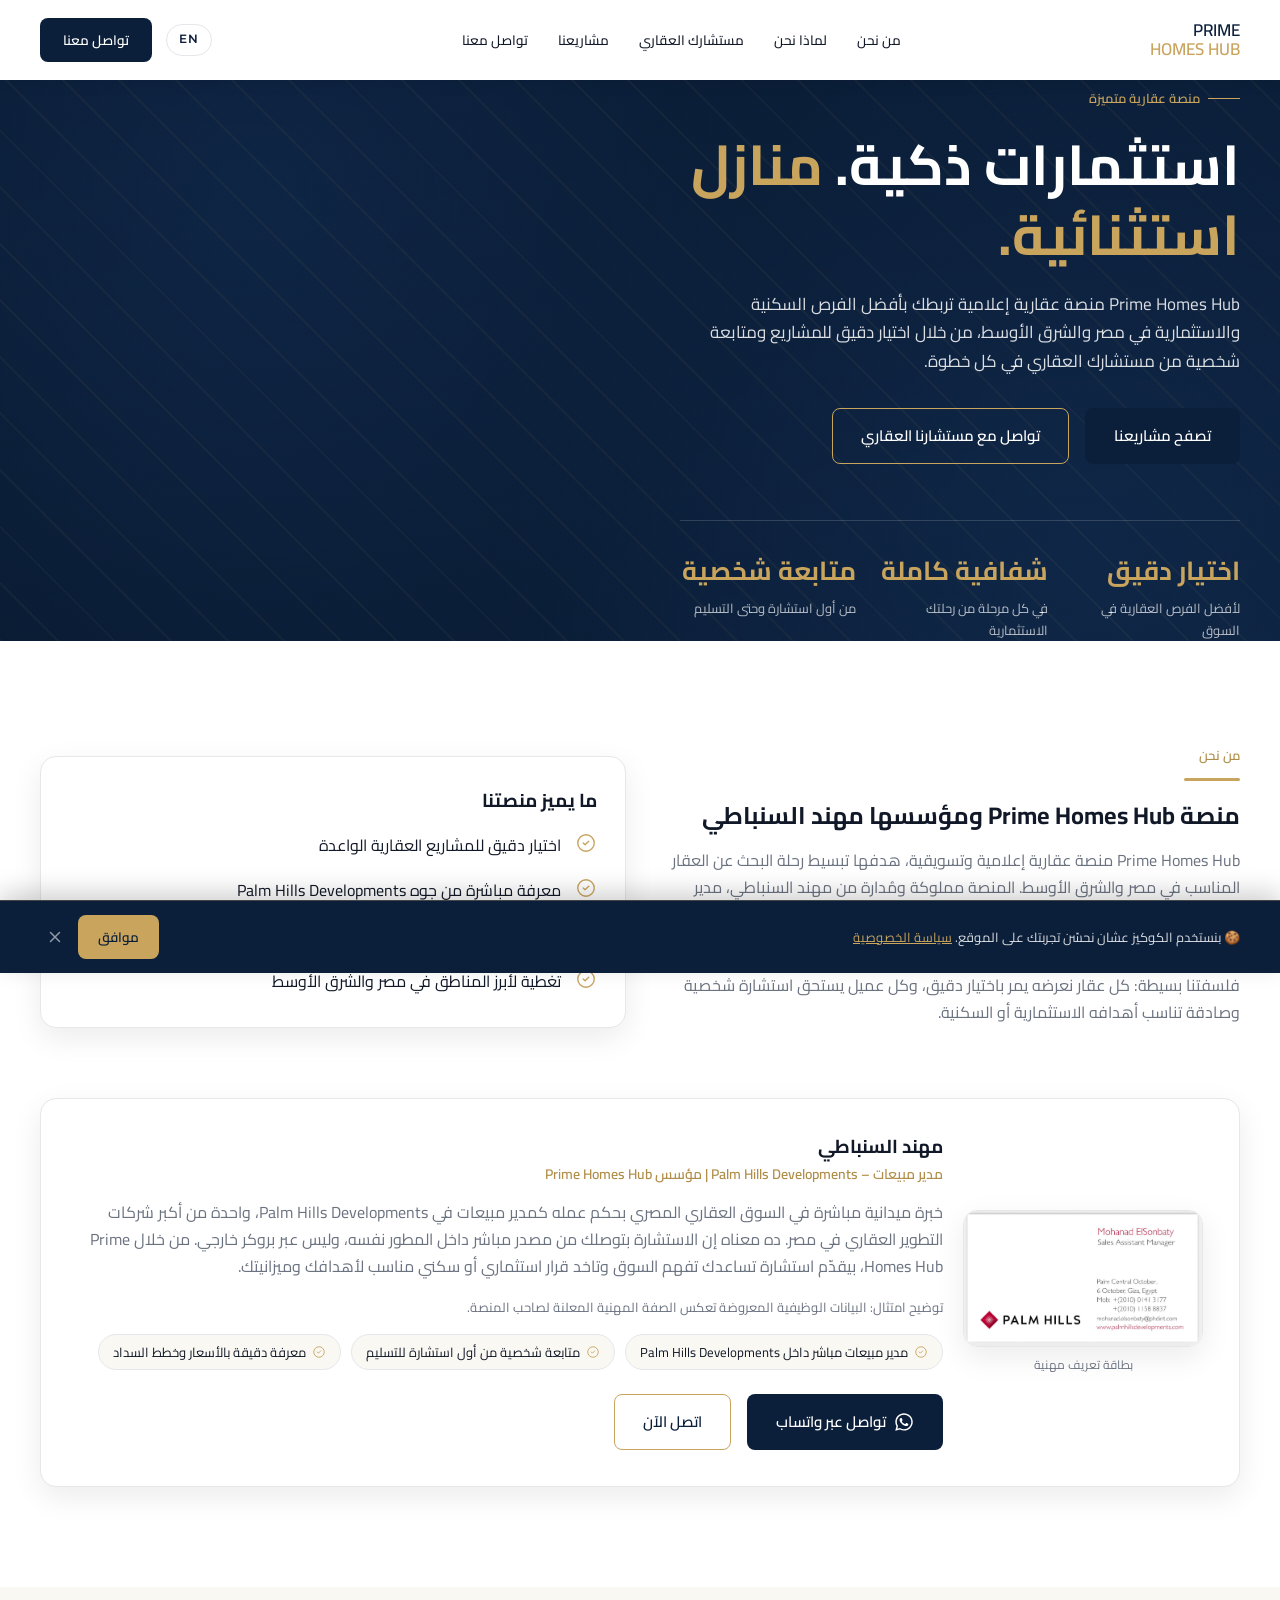
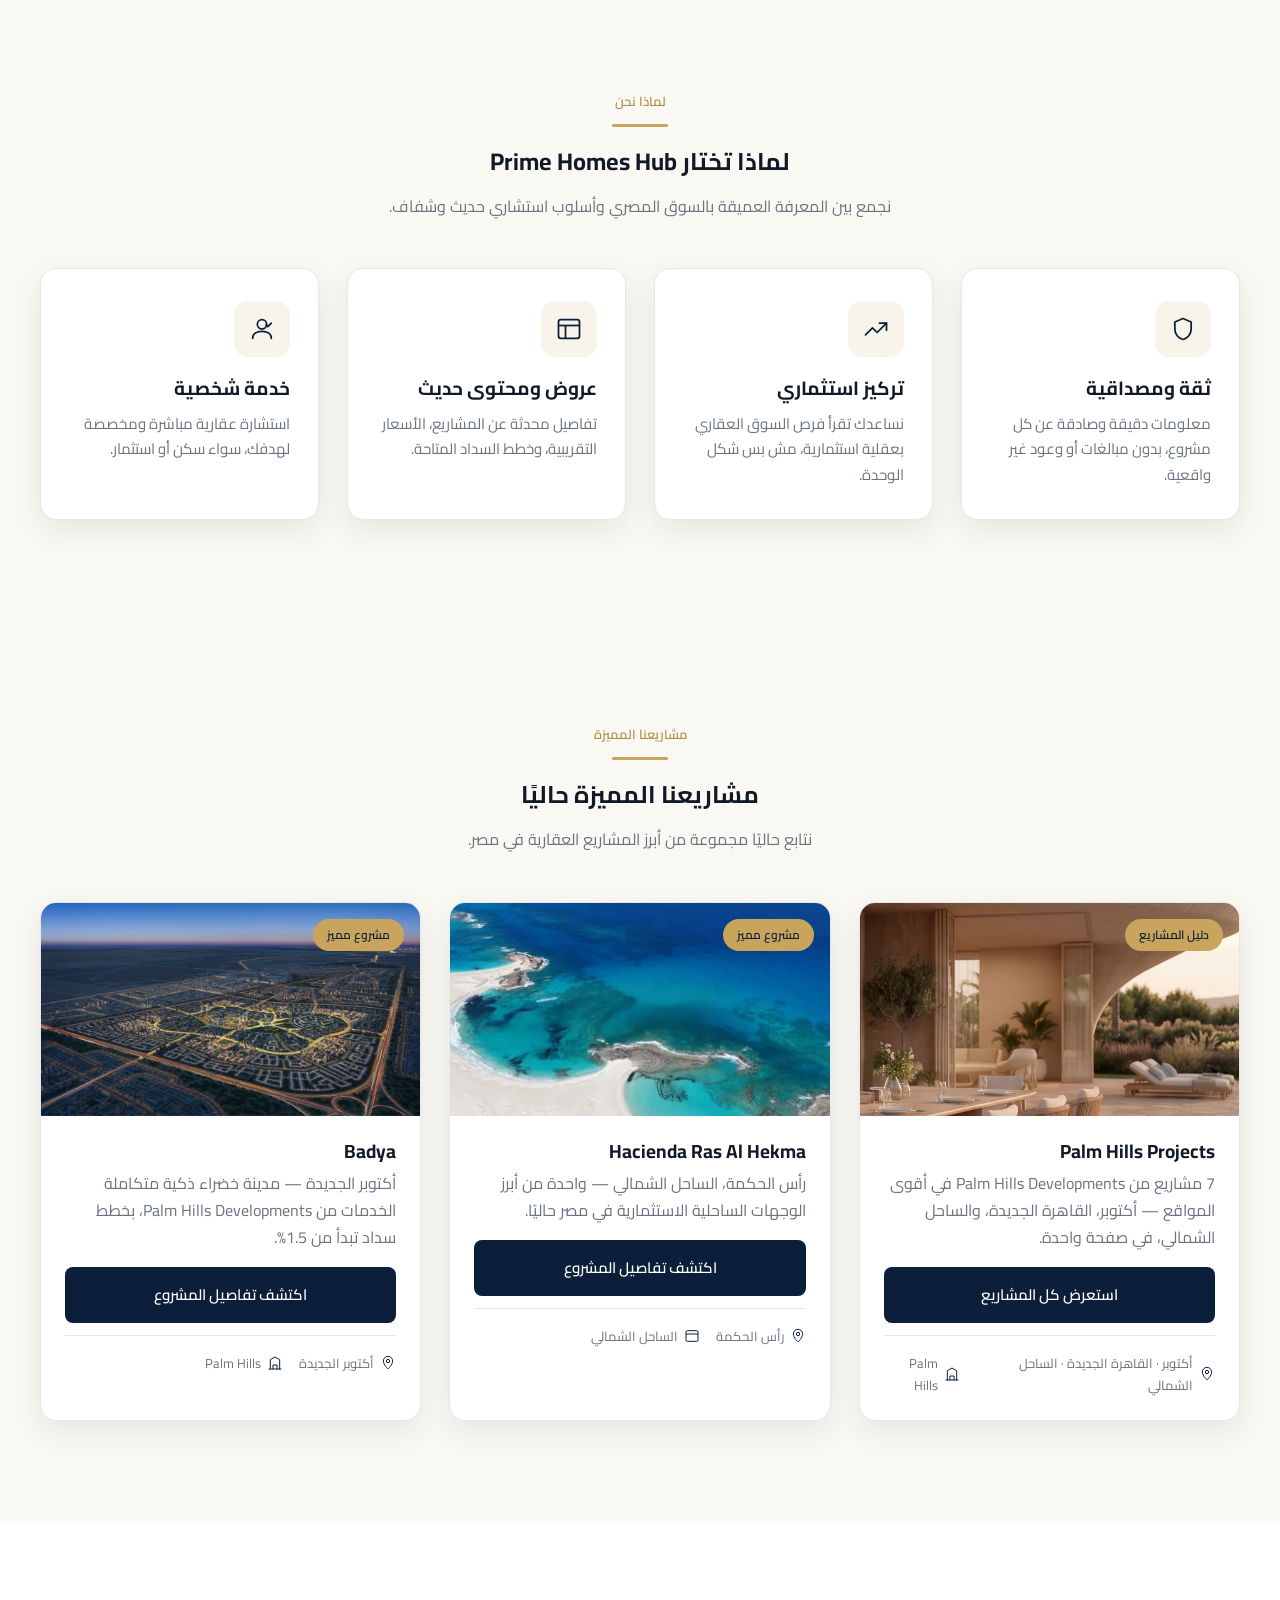
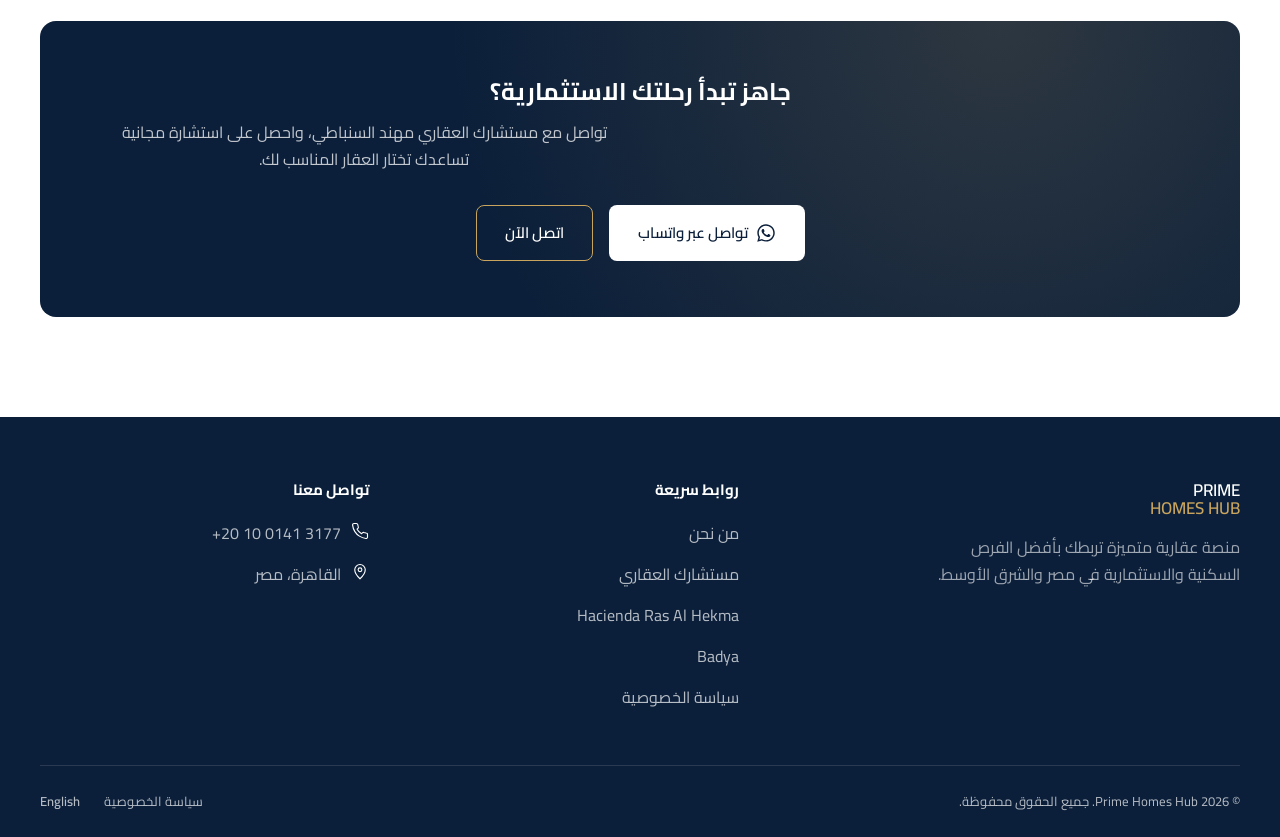
<file: index.html>
<!DOCTYPE html>
<html lang="ar" dir="rtl">
<head>
<!-- Google Tag Manager -->
<script>(function(w,d,s,l,i){w[l]=w[l]||[];w[l].push({'gtm.start':
new Date().getTime(),event:'gtm.js'});var f=d.getElementsByTagName(s)[0],
j=d.createElement(s),dl=l!='dataLayer'?'&l='+l:'';j.async=true;j.src=
'https://www.googletagmanager.com/gtm.js?id='+i+dl;f.parentNode.insertBefore(j,f);
})(window,document,'script','dataLayer','GTM-5STWXWQM');</script>
<!-- End Google Tag Manager -->
<meta charset="UTF-8">
<meta name="viewport" content="width=device-width, initial-scale=1.0">
<title>Prime Homes Hub | منصة عقارية متميزة في مصر</title>
<meta name="description" content="Prime Homes Hub منصة عقارية متميزة تربطك بأفضل الفرص السكنية والاستثمارية في مصر والشرق الأوسط، بإشراف المستشار العقاري مهند السنباطي.">
<link rel="icon" href="images/favicon.svg" type="image/svg+xml">
<link rel="stylesheet" href="css/style.css?v=20260825">
</head>
<body>
<!-- Google Tag Manager (noscript) -->
<noscript><iframe src="https://www.googletagmanager.com/ns.html?id=GTM-5STWXWQM"
height="0" width="0" style="display:none;visibility:hidden"></iframe></noscript>
<!-- End Google Tag Manager (noscript) -->

<!-- ================= NAVBAR ================= -->
<header class="navbar">
  <div class="container">
    <a href="index.html" class="logo" aria-label="Prime Homes Hub">
      <span class="l1">PRIME</span><span class="l2">HOMES HUB</span>
    </a>

    <nav class="nav-links">
      <a href="#about">من نحن</a>
      <a href="#why">لماذا نحن</a>
      <a href="#consultant">مستشارك العقاري</a>
      <a href="#projects">مشاريعنا</a>
      <a href="#contact">تواصل معنا</a>
    </nav>

    <div class="nav-right">
      <a href="en/index.html" class="lang-switch">EN</a>
      <a href="#contact" class="btn btn-primary">تواصل معنا</a>
      <label for="nav-toggle" class="nav-toggle-label" aria-label="فتح القائمة">
        <span></span><span></span><span></span>
      </label>
    </div>

    <input type="checkbox" id="nav-toggle" class="nav-toggle">

    <div class="mobile-menu">
      <a href="#about">من نحن</a>
      <a href="#why">لماذا نحن</a>
      <a href="#consultant">مستشارك العقاري</a>
      <a href="#projects">مشاريعنا</a>
      <a href="#contact">تواصل معنا</a>
      <a href="en/index.html">English</a>
      <a href="#contact" class="btn btn-primary btn-block">تواصل معنا</a>
    </div>
  </div>
</header>
<div class="nav-backdrop"></div>

<!-- ================= HERO ================= -->
<section class="hero">
  <div class="container">
    <div class="hero-content">
      <span class="hero-eyebrow">منصة عقارية متميزة</span>
      <h1>استثمارات ذكية. <span class="accent">منازل استثنائية.</span></h1>
      <p class="lead">
        Prime Homes Hub منصة عقارية إعلامية تربطك بأفضل الفرص السكنية والاستثمارية في مصر والشرق الأوسط،
        من خلال اختيار دقيق للمشاريع ومتابعة شخصية من مستشارك العقاري في كل خطوة.
      </p>
      <div class="hero-actions">
        <a href="#projects" class="btn btn-primary">تصفح مشاريعنا</a>
        <a href="#consultant" class="btn btn-outline-light">تواصل مع مستشارنا العقاري</a>
      </div>

      <div class="hero-stats">
        <div>
          <div class="stat-num">اختيار دقيق</div>
          <div class="stat-label">لأفضل الفرص العقارية في السوق</div>
        </div>
        <div>
          <div class="stat-num">شفافية كاملة</div>
          <div class="stat-label">في كل مرحلة من رحلتك الاستثمارية</div>
        </div>
        <div>
          <div class="stat-num">متابعة شخصية</div>
          <div class="stat-label">من أول استشارة وحتى التسليم</div>
        </div>
      </div>
    </div>
  </div>
</section>

<!-- ================= ABOUT ================= -->
<section id="about" class="section section-white">
  <div class="container">
    <div class="grid grid-2 align-center">
      <div>
        <span class="section-tag">من نحن</span>
        <div class="divider-gold"></div>
        <h2>منصة Prime Homes Hub ومؤسسها مهند السنباطي</h2>
        <p>
          Prime Homes Hub منصة عقارية إعلامية وتسويقية، هدفها تبسيط رحلة البحث عن العقار المناسب في مصر
          والشرق الأوسط. المنصة مملوكة ومُدارة من مهند السنباطي، مدير مبيعات في Palm Hills Developments،
          وده بيدّيه معرفة مباشرة وحقيقية بتفاصيل المشاريع والأسعار وخطط السداد من داخل المطور نفسه،
          مش من خلال وسيط خارجي.
        </p>
        <p>
          فلسفتنا بسيطة: كل عقار نعرضه يمر باختيار دقيق، وكل عميل يستحق استشارة شخصية وصادقة تناسب أهدافه
          الاستثمارية أو السكنية.
        </p>
      </div>

      <div class="card">
        <h3 class="mt-0">ما يميز منصتنا</h3>
        <ul style="display:flex;flex-direction:column;gap:18px;margin-top:20px;">
          <li style="display:flex;gap:14px;align-items:flex-start;">
            <svg class="icon icon-gold" style="width:22px;height:22px;flex-shrink:0;" viewBox="0 0 24 24"><path d="M9 12l2 2 4-4" stroke-linecap="round" stroke-linejoin="round"/><circle cx="12" cy="12" r="9"/></svg>
            <span style="color:var(--text);">اختيار دقيق للمشاريع العقارية الواعدة</span>
          </li>
          <li style="display:flex;gap:14px;align-items:flex-start;">
            <svg class="icon icon-gold" style="width:22px;height:22px;flex-shrink:0;" viewBox="0 0 24 24"><path d="M9 12l2 2 4-4" stroke-linecap="round" stroke-linejoin="round"/><circle cx="12" cy="12" r="9"/></svg>
            <span style="color:var(--text);">معرفة مباشرة من جوه Palm Hills Developments</span>
          </li>
          <li style="display:flex;gap:14px;align-items:flex-start;">
            <svg class="icon icon-gold" style="width:22px;height:22px;flex-shrink:0;" viewBox="0 0 24 24"><path d="M9 12l2 2 4-4" stroke-linecap="round" stroke-linejoin="round"/><circle cx="12" cy="12" r="9"/></svg>
            <span style="color:var(--text);">متابعة كاملة من الاستشارة الأولى وحتى التسليم</span>
          </li>
          <li style="display:flex;gap:14px;align-items:flex-start;">
            <svg class="icon icon-gold" style="width:22px;height:22px;flex-shrink:0;" viewBox="0 0 24 24"><path d="M9 12l2 2 4-4" stroke-linecap="round" stroke-linejoin="round"/><circle cx="12" cy="12" r="9"/></svg>
            <span style="color:var(--text);">تغطية لأبرز المناطق في مصر والشرق الأوسط</span>
          </li>
        </ul>
      </div>
    </div>

    <div class="profile-card" id="consultant" style="margin-top:56px;">
      <figure class="profile-media">
        <img src="asset/bussines%20card.jpeg" alt="بطاقة عمل مهند السنباطي - Prime Homes Hub">
        <figcaption>بطاقة تعريف مهنية</figcaption>
      </figure>
      <div>
        <h3>مهند السنباطي</h3>
        <span class="profile-role">مدير مبيعات – Palm Hills Developments | مؤسس Prime Homes Hub</span>
        <p>
          خبرة ميدانية مباشرة في السوق العقاري المصري بحكم عمله كمدير مبيعات في Palm Hills Developments،
          واحدة من أكبر شركات التطوير العقاري في مصر. ده معناه إن الاستشارة بتوصلك من مصدر مباشر داخل المطور
          نفسه، وليس عبر بروكر خارجي. من خلال Prime Homes Hub، بيقدّم استشارة تساعدك تفهم
          السوق وتاخد قرار استثماري أو سكني مناسب لأهدافك وميزانيتك.
        </p>
        <p class="profile-note">توضيح امتثال: البيانات الوظيفية المعروضة تعكس الصفة المهنية المعلنة لصاحب المنصة.</p>
        <div class="profile-badges">
          <span>
            <svg class="icon icon-gold" style="width:14px;height:14px;" viewBox="0 0 24 24"><path d="M9 12l2 2 4-4" stroke-linecap="round" stroke-linejoin="round"/><circle cx="12" cy="12" r="9"/></svg>
            مدير مبيعات مباشر داخل Palm Hills Developments
          </span>
          <span>
            <svg class="icon icon-gold" style="width:14px;height:14px;" viewBox="0 0 24 24"><path d="M9 12l2 2 4-4" stroke-linecap="round" stroke-linejoin="round"/><circle cx="12" cy="12" r="9"/></svg>
            متابعة شخصية من أول استشارة للتسليم
          </span>
          <span>
            <svg class="icon icon-gold" style="width:14px;height:14px;" viewBox="0 0 24 24"><path d="M9 12l2 2 4-4" stroke-linecap="round" stroke-linejoin="round"/><circle cx="12" cy="12" r="9"/></svg>
            معرفة دقيقة بالأسعار وخطط السداد
          </span>
        </div>
        <div class="hero-actions" style="margin-top:24px;">
          <a href="https://wa.me/201001413177" class="btn btn-primary"><svg class="icon-wa" viewBox="0 0 448 512"><path d="M380.9 97.1C339 55.1 283.2 32 223.9 32c-122.4 0-222 99.6-222 222 0 39.1 10.2 77.3 29.6 111L0 480l117.7-30.9c32.4 17.7 68.9 27 106.1 27h.1c122.3 0 224.1-99.6 224.1-222 0-59.3-25.2-115-67.1-157zm-157 341.6c-33.2 0-65.7-8.9-94-25.7l-6.7-4-69.8 18.3L72 359.2l-4.4-7c-18.5-29.4-28.2-63.3-28.2-98.2 0-101.7 82.8-184.5 184.6-184.5 49.3 0 95.6 19.2 130.4 54.1 34.8 34.9 56.2 81.2 56.1 130.5 0 101.8-84.9 184.6-186.6 184.6zm101.2-138.2c-5.5-2.8-32.8-16.2-37.9-18-5.1-1.9-8.8-2.8-12.5 2.8-3.7 5.6-14.3 18-17.6 21.8-3.2 3.7-6.5 4.2-12 1.4-32.6-16.3-54-29.1-75.5-66-5.7-9.8 5.7-9.1 16.3-30.3 1.8-3.7.9-6.9-.5-9.7-1.4-2.8-12.5-30.1-17.1-41.2-4.5-10.8-9.1-9.3-12.5-9.5-3.2-.2-6.9-.2-10.6-.2-3.7 0-9.7 1.4-14.8 6.9-5.1 5.6-19.4 19-19.4 46.3 0 27.3 19.9 53.7 22.6 57.4 2.8 3.7 39.1 59.7 94.8 83.8 35.2 15.2 49 16.5 66.6 13.9 10.7-1.6 32.8-13.4 37.4-26.4 4.6-13 4.6-24.1 3.2-26.4-1.3-2.5-5-3.9-10.5-6.6z"/></svg>تواصل عبر واتساب</a>
          <a href="tel:+201001413177" class="btn btn-secondary">اتصل الآن</a>
        </div>
      </div>
    </div>
  </div>
</section>

<!-- ================= WHY US ================= -->
<section id="why" class="section section-alt">
  <div class="container">
    <div class="section-head center">
      <span class="section-tag">لماذا نحن</span>
      <div class="divider-gold"></div>
      <h2>لماذا تختار Prime Homes Hub</h2>
      <p>نجمع بين المعرفة العميقة بالسوق المصري وأسلوب استشاري حديث وشفاف.</p>
    </div>

    <div class="grid grid-4">
      <div class="card feature-card">
        <div class="icon-wrap">
          <svg class="icon" viewBox="0 0 24 24"><path d="M12 3l7 3v6c0 4.5-3 8-7 9-4-1-7-4.5-7-9V6l7-3z" stroke-linejoin="round"/></svg>
        </div>
        <h3>ثقة ومصداقية</h3>
        <p>معلومات دقيقة وصادقة عن كل مشروع، بدون مبالغات أو وعود غير واقعية.</p>
      </div>

      <div class="card feature-card">
        <div class="icon-wrap">
          <svg class="icon" viewBox="0 0 24 24"><path d="M3 17l6-6 4 4 8-8" stroke-linecap="round" stroke-linejoin="round"/><path d="M15 7h6v6" stroke-linecap="round" stroke-linejoin="round"/></svg>
        </div>
        <h3>تركيز استثماري</h3>
        <p>نساعدك تقرأ فرص السوق العقاري بعقلية استثمارية، مش بس شكل الوحدة.</p>
      </div>

      <div class="card feature-card">
        <div class="icon-wrap">
          <svg class="icon" viewBox="0 0 24 24"><rect x="3" y="4" width="18" height="16" rx="2"/><path d="M3 9h18" /><path d="M9 9v11"/></svg>
        </div>
        <h3>عروض ومحتوى حديث</h3>
        <p>تفاصيل محدثة عن المشاريع، الأسعار التقريبية، وخطط السداد المتاحة.</p>
      </div>

      <div class="card feature-card">
        <div class="icon-wrap">
          <svg class="icon" viewBox="0 0 24 24"><circle cx="12" cy="8" r="4"/><path d="M4 20c0-4 3.6-6 8-6s8 2 8 6" stroke-linecap="round"/><path d="M15.5 8.5l1.5 1.5 3-3" stroke-linecap="round" stroke-linejoin="round"/></svg>
        </div>
        <h3>خدمة شخصية</h3>
        <p>استشارة عقارية مباشرة ومخصصة لهدفك، سواء سكن أو استثمار.</p>
      </div>
    </div>
  </div>
</section>

<!-- ================= FEATURED PROJECTS ================= -->
<section id="projects" class="section section-alt">
  <div class="container">
    <div class="section-head center">
      <span class="section-tag">مشاريعنا المميزة</span>
      <div class="divider-gold"></div>
      <h2>مشاريعنا المميزة حاليًا</h2>
      <p>نتابع حاليًا مجموعة من أبرز المشاريع العقارية في مصر.</p>
    </div>

    <div class="grid grid-3">
      <div class="property-card">
        <div class="thumb" style="background-image:url('images/palm-hills-projects-cover.jpg');background-size:cover;background-position:center;">
          <span class="badge">دليل المشاريع</span>
        </div>
        <div class="body">
          <h3>Palm Hills Projects</h3>
          <p style="margin-bottom:16px;">7 مشاريع من Palm Hills Developments في أقوى المواقع — أكتوبر، القاهرة الجديدة، والساحل الشمالي، في صفحة واحدة.</p>
          <a href="palm-hills-projects.html" class="btn btn-primary btn-block">استعرض كل المشاريع</a>
          <div class="meta">
            <span>
              <svg class="icon" viewBox="0 0 24 24"><path d="M12 21s7-6.5 7-12a7 7 0 10-14 0c0 5.5 7 12 7 12z"/><circle cx="12" cy="9" r="2.5"/></svg>
              أكتوبر · القاهرة الجديدة · الساحل الشمالي
            </span>
            <span>
              <svg class="icon" viewBox="0 0 24 24"><path d="M3 21h18M5 21V7l7-4 7 4v14M9 21v-6h6v6" stroke-linecap="round" stroke-linejoin="round"/></svg>
              Palm Hills
            </span>
          </div>
        </div>
      </div>

      <div class="property-card">
        <div class="thumb" style="background-image:url('images/hacienda-ras-al-hekma-cover.webp');background-size:cover;background-position:center;">
          <span class="badge">مشروع مميز</span>
        </div>
        <div class="body">
          <h3>Hacienda Ras Al Hekma</h3>
          <p style="margin-bottom:16px;">رأس الحكمة، الساحل الشمالي — واحدة من أبرز الوجهات الساحلية الاستثمارية في مصر حاليًا.</p>
          <a href="hacienda-ras-al-hekma.html" class="btn btn-primary btn-block">اكتشف تفاصيل المشروع</a>
          <div class="meta">
            <span>
              <svg class="icon" viewBox="0 0 24 24"><path d="M12 21s7-6.5 7-12a7 7 0 10-14 0c0 5.5 7 12 7 12z"/><circle cx="12" cy="9" r="2.5"/></svg>
              رأس الحكمة
            </span>
            <span>
              <svg class="icon" viewBox="0 0 24 24"><rect x="3" y="4" width="18" height="16" rx="2"/><path d="M3 9h18"/></svg>
              الساحل الشمالي
            </span>
          </div>
        </div>
      </div>

      <div class="property-card">
        <div class="thumb" style="background-image:url('images/Badya%20Cover%20page.jpeg');background-size:cover;background-position:center;">
          <span class="badge">مشروع مميز</span>
        </div>
        <div class="body">
          <h3>Badya</h3>
          <p style="margin-bottom:16px;">أكتوبر الجديدة — مدينة خضراء ذكية متكاملة الخدمات من Palm Hills Developments، بخطط سداد تبدأ من 1.5%.</p>
          <a href="badya.html" class="btn btn-primary btn-block">اكتشف تفاصيل المشروع</a>
          <div class="meta">
            <span>
              <svg class="icon" viewBox="0 0 24 24"><path d="M12 21s7-6.5 7-12a7 7 0 10-14 0c0 5.5 7 12 7 12z"/><circle cx="12" cy="9" r="2.5"/></svg>
              أكتوبر الجديدة
            </span>
            <span>
              <svg class="icon" viewBox="0 0 24 24"><path d="M3 21h18M5 21V7l7-4 7 4v14M9 21v-6h6v6" stroke-linecap="round" stroke-linejoin="round"/></svg>
              Palm Hills
            </span>
          </div>
        </div>
      </div>
    </div>
  </div>
</section>

<!-- ================= CTA ================= -->
<section class="section section-white">
  <div class="container">
    <div class="cta-banner">
      <h2>جاهز تبدأ رحلتك الاستثمارية؟</h2>
      <p>تواصل مع مستشارك العقاري مهند السنباطي، واحصل على استشارة مجانية تساعدك تختار العقار المناسب لك.</p>
      <div class="cta-actions" id="contact">
        <a href="https://wa.me/201001413177" class="btn btn-light"><svg class="icon-wa" viewBox="0 0 448 512"><path d="M380.9 97.1C339 55.1 283.2 32 223.9 32c-122.4 0-222 99.6-222 222 0 39.1 10.2 77.3 29.6 111L0 480l117.7-30.9c32.4 17.7 68.9 27 106.1 27h.1c122.3 0 224.1-99.6 224.1-222 0-59.3-25.2-115-67.1-157zm-157 341.6c-33.2 0-65.7-8.9-94-25.7l-6.7-4-69.8 18.3L72 359.2l-4.4-7c-18.5-29.4-28.2-63.3-28.2-98.2 0-101.7 82.8-184.5 184.6-184.5 49.3 0 95.6 19.2 130.4 54.1 34.8 34.9 56.2 81.2 56.1 130.5 0 101.8-84.9 184.6-186.6 184.6zm101.2-138.2c-5.5-2.8-32.8-16.2-37.9-18-5.1-1.9-8.8-2.8-12.5 2.8-3.7 5.6-14.3 18-17.6 21.8-3.2 3.7-6.5 4.2-12 1.4-32.6-16.3-54-29.1-75.5-66-5.7-9.8 5.7-9.1 16.3-30.3 1.8-3.7.9-6.9-.5-9.7-1.4-2.8-12.5-30.1-17.1-41.2-4.5-10.8-9.1-9.3-12.5-9.5-3.2-.2-6.9-.2-10.6-.2-3.7 0-9.7 1.4-14.8 6.9-5.1 5.6-19.4 19-19.4 46.3 0 27.3 19.9 53.7 22.6 57.4 2.8 3.7 39.1 59.7 94.8 83.8 35.2 15.2 49 16.5 66.6 13.9 10.7-1.6 32.8-13.4 37.4-26.4 4.6-13 4.6-24.1 3.2-26.4-1.3-2.5-5-3.9-10.5-6.6z"/></svg>تواصل عبر واتساب</a>
        <a href="tel:+201001413177" class="btn btn-outline-light">اتصل الآن</a>
      </div>
    </div>
  </div>
</section>

<!-- ================= FOOTER ================= -->
<footer class="site-footer">
  <div class="container">
    <div class="footer-top">
      <div class="footer-brand">
        <a href="index.html" class="logo" aria-label="Prime Homes Hub">
          <span class="l1">PRIME</span><span class="l2">HOMES HUB</span>
        </a>
        <p>منصة عقارية متميزة تربطك بأفضل الفرص السكنية والاستثمارية في مصر والشرق الأوسط.</p>
      </div>

      <div class="footer-col">
        <h4>روابط سريعة</h4>
        <ul>
          <li><a href="index.html#about">من نحن</a></li>
          <li><a href="index.html#consultant">مستشارك العقاري</a></li>
          <li><a href="hacienda-ras-al-hekma.html">Hacienda Ras Al Hekma</a></li>
          <li><a href="badya.html">Badya</a></li>
          <li><a href="privacy-policy.html">سياسة الخصوصية</a></li>
        </ul>
      </div>

      <div class="footer-col">
        <h4>تواصل معنا</h4>
        <div class="contact-item">
          <svg class="icon icon-white" viewBox="0 0 24 24"><path d="M22 16.92v3a2 2 0 01-2.18 2 19.8 19.8 0 01-8.63-3.07 19.5 19.5 0 01-6-6A19.8 19.8 0 012.12 4.18 2 2 0 014.11 2h3a2 2 0 012 1.72c.12.9.32 1.78.6 2.63a2 2 0 01-.45 2.11L8.09 9.63a16 16 0 006 6l1.17-1.17a2 2 0 012.11-.45c.85.28 1.73.48 2.63.6A2 2 0 0122 16.92z" stroke-linecap="round" stroke-linejoin="round"/></svg>
          <span dir="ltr">+20 10 0141 3177</span>
        </div>
        <div class="contact-item">
          <svg class="icon icon-white" viewBox="0 0 24 24"><path d="M12 21s7-6.5 7-12a7 7 0 10-14 0c0 5.5 7 12 7 12z"/><circle cx="12" cy="9" r="2.5"/></svg>
          <span>القاهرة، مصر</span>
        </div>
      </div>
    </div>

    <div class="footer-bottom">
      <span>© 2026 Prime Homes Hub. جميع الحقوق محفوظة.</span>
      <div class="footer-legal-links">
        <a href="privacy-policy.html">سياسة الخصوصية</a>
        <a href="en/index.html" class="footer-lang">English</a>
      </div>
    </div>
  </div>
</footer>

<script src="js/main.js?v=20260825" defer></script>
</body>
</html>
</file>
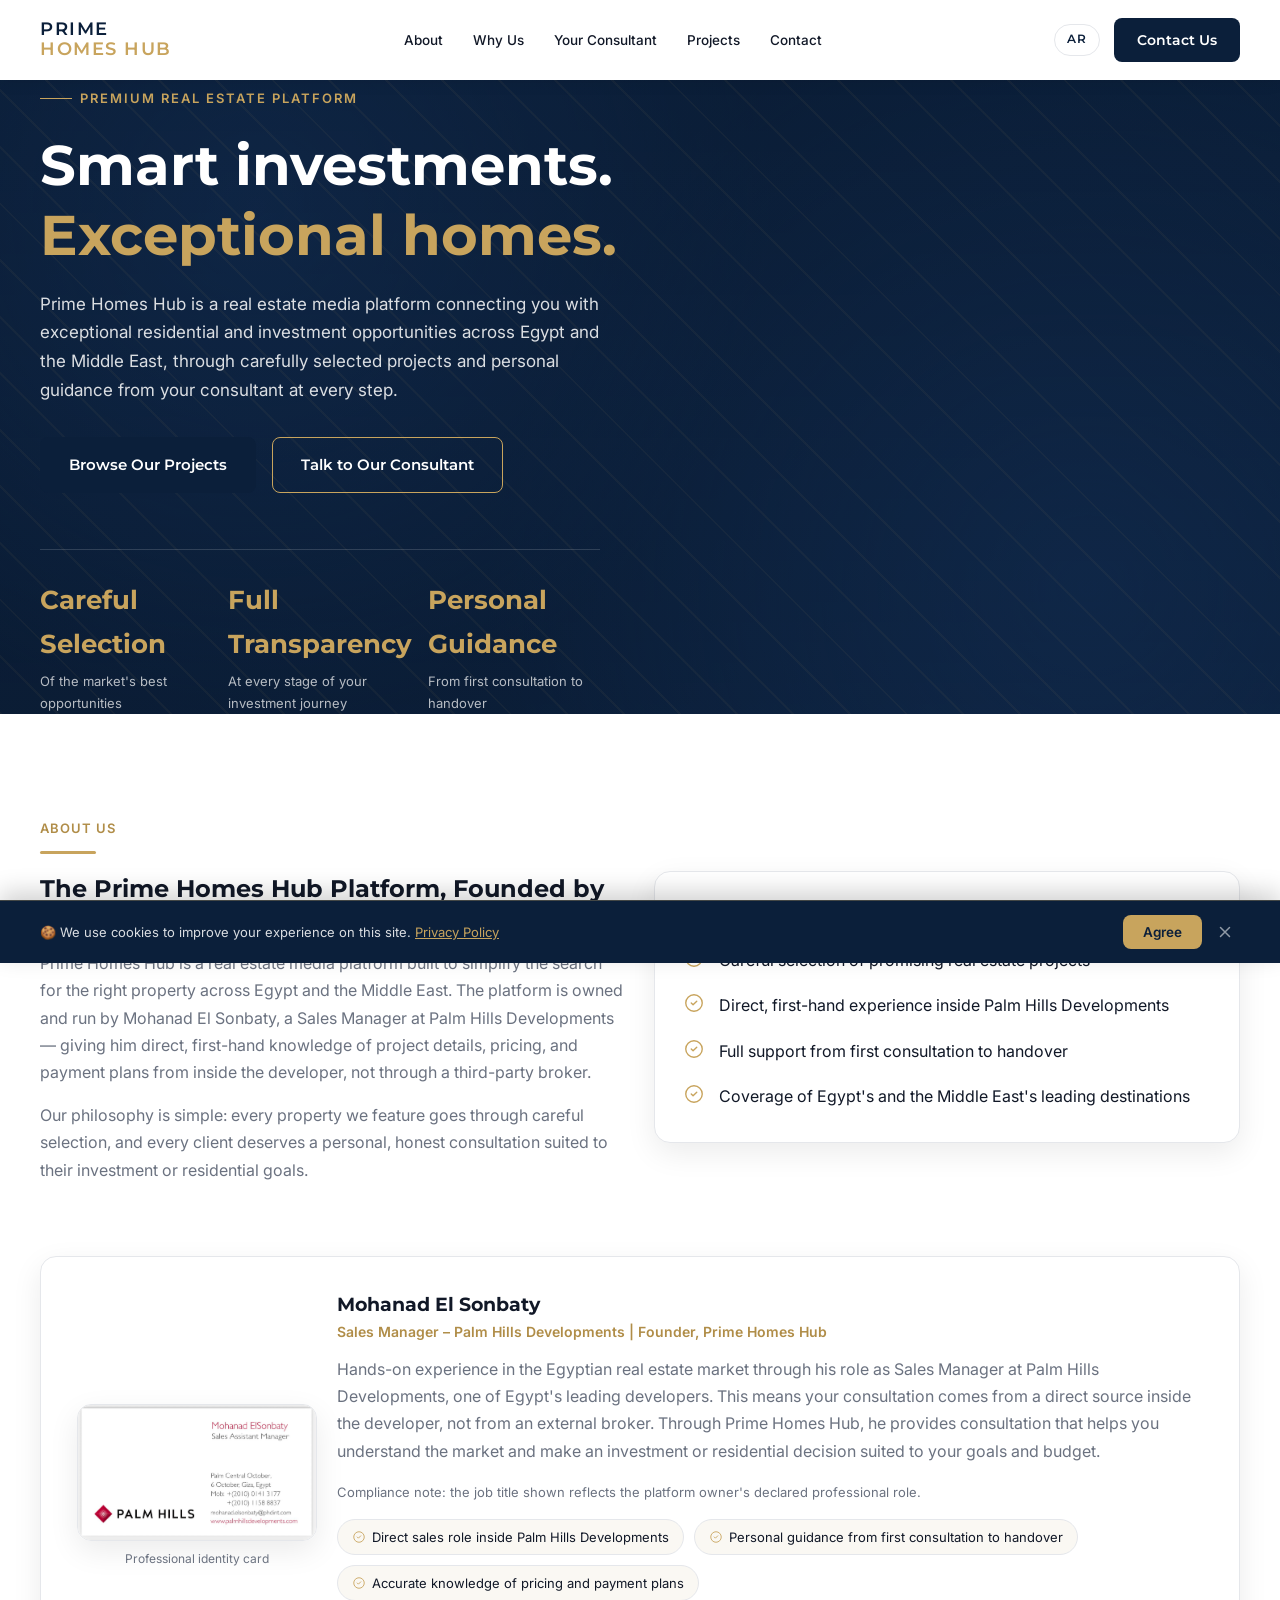
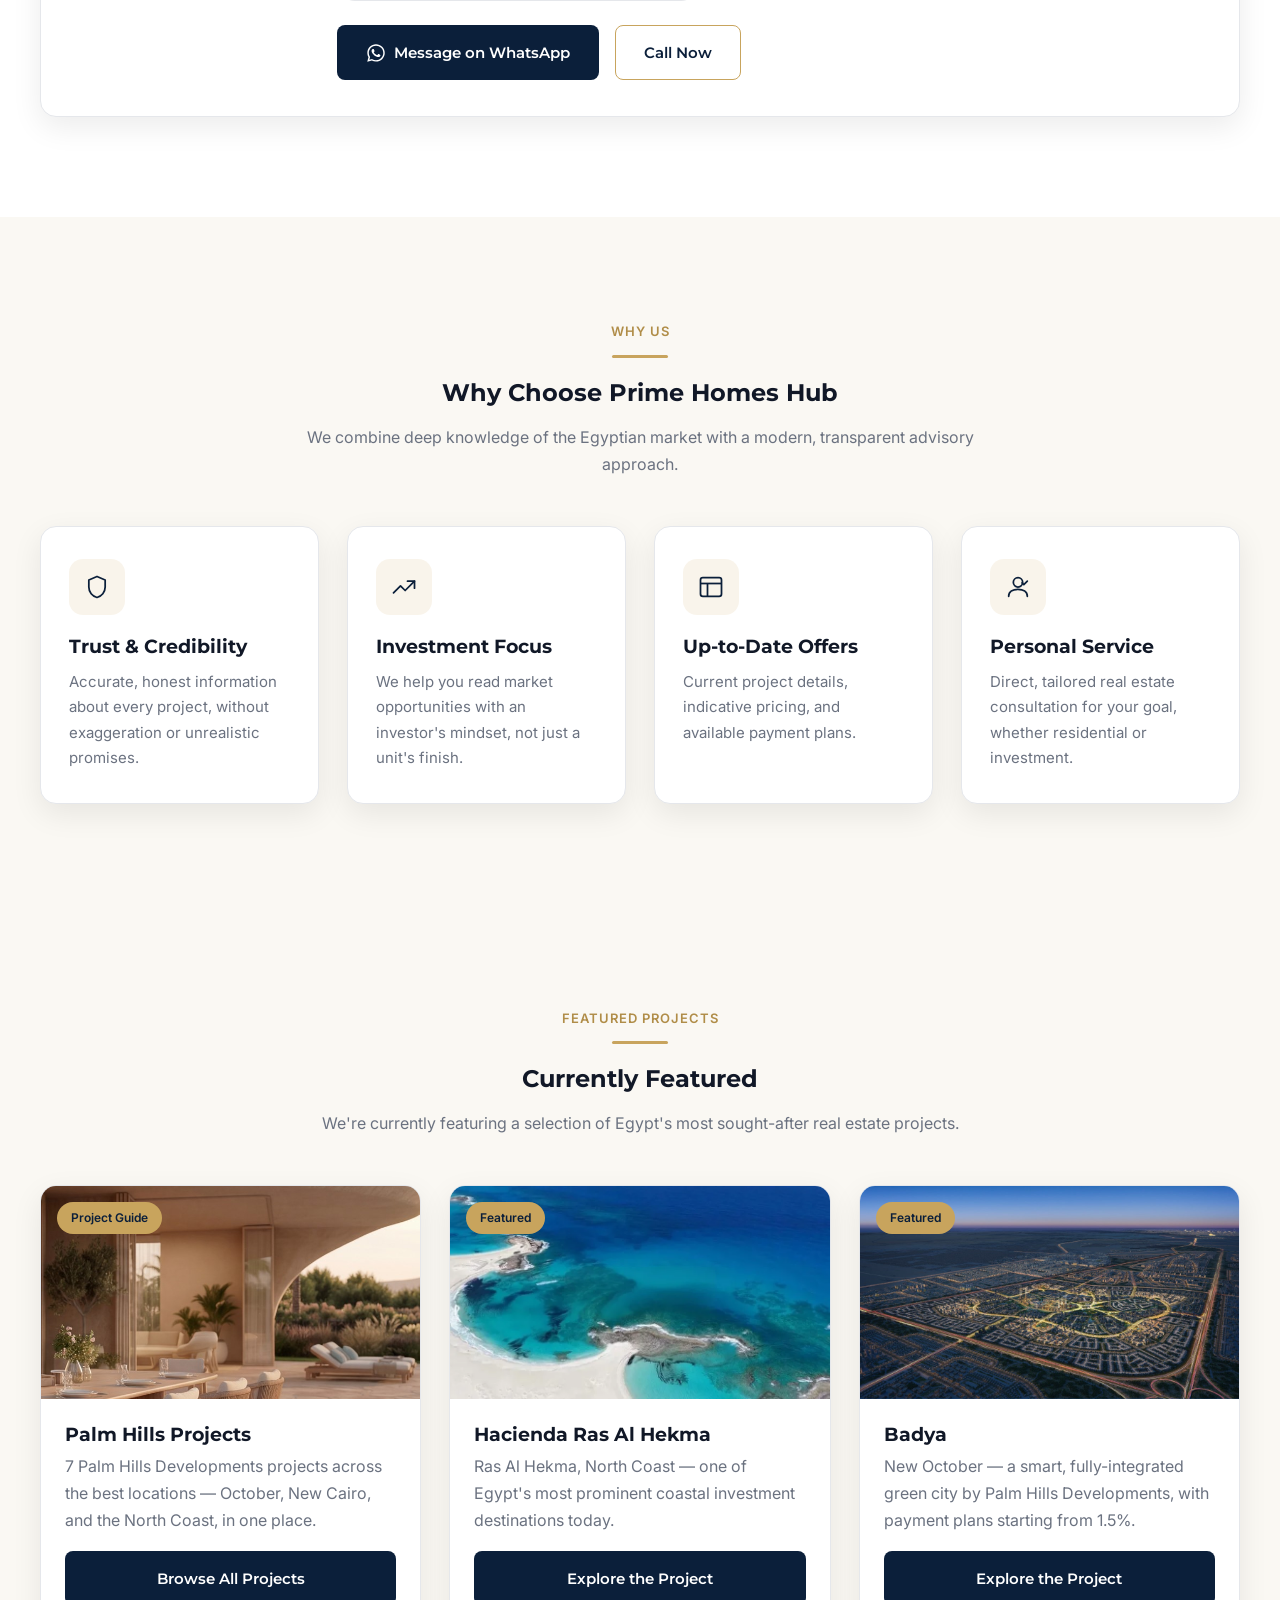
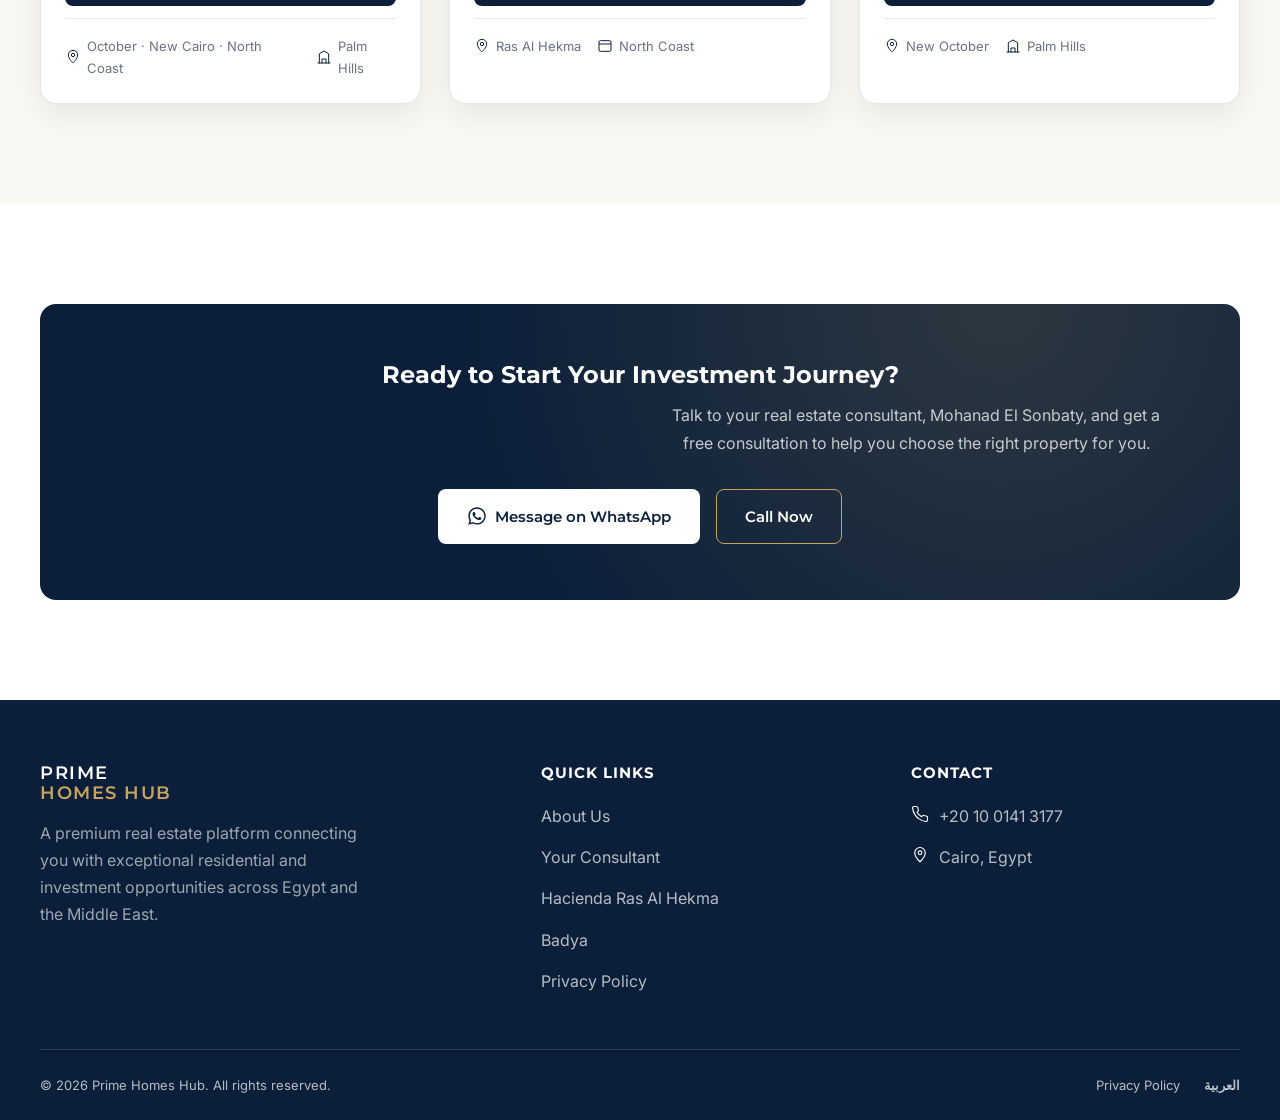
<file: en/index.html>
<!DOCTYPE html>
<html lang="en" dir="ltr">
<head>
<!-- Google Tag Manager -->
<script>(function(w,d,s,l,i){w[l]=w[l]||[];w[l].push({'gtm.start':
new Date().getTime(),event:'gtm.js'});var f=d.getElementsByTagName(s)[0],
j=d.createElement(s),dl=l!='dataLayer'?'&l='+l:'';j.async=true;j.src=
'https://www.googletagmanager.com/gtm.js?id='+i+dl;f.parentNode.insertBefore(j,f);
})(window,document,'script','dataLayer','GTM-5STWXWQM');</script>
<!-- End Google Tag Manager -->
<meta charset="UTF-8">
<meta name="viewport" content="width=device-width, initial-scale=1.0">
<title>Prime Homes Hub | Premium Real Estate Platform in Egypt</title>
<meta name="description" content="Prime Homes Hub connects you with exceptional residential and investment opportunities across Egypt and the Middle East, guided by real estate consultant Mohanad El Sonbaty.">
<link rel="icon" href="../images/favicon.svg" type="image/svg+xml">
<link rel="stylesheet" href="../css/style.css?v=20260825">
</head>
<body>
<!-- Google Tag Manager (noscript) -->
<noscript><iframe src="https://www.googletagmanager.com/ns.html?id=GTM-5STWXWQM"
height="0" width="0" style="display:none;visibility:hidden"></iframe></noscript>
<!-- End Google Tag Manager (noscript) -->

<!-- ================= NAVBAR ================= -->
<header class="navbar">
  <div class="container">
    <a href="index.html" class="logo" aria-label="Prime Homes Hub">
      <span class="l1">PRIME</span><span class="l2">HOMES HUB</span>
    </a>

    <nav class="nav-links">
      <a href="#about">About</a>
      <a href="#why">Why Us</a>
      <a href="#consultant">Your Consultant</a>
      <a href="#projects">Projects</a>
      <a href="#contact">Contact</a>
    </nav>

    <div class="nav-right">
      <a href="../index.html" class="lang-switch">AR</a>
      <a href="#contact" class="btn btn-primary">Contact Us</a>
      <label for="nav-toggle" class="nav-toggle-label" aria-label="Open menu">
        <span></span><span></span><span></span>
      </label>
    </div>

    <input type="checkbox" id="nav-toggle" class="nav-toggle">

    <div class="mobile-menu">
      <a href="#about">About</a>
      <a href="#why">Why Us</a>
      <a href="#consultant">Your Consultant</a>
      <a href="#projects">Projects</a>
      <a href="#contact">Contact</a>
      <a href="../index.html">العربية</a>
      <a href="#contact" class="btn btn-primary btn-block">Contact Us</a>
    </div>
  </div>
</header>
<div class="nav-backdrop"></div>

<!-- ================= HERO ================= -->
<section class="hero">
  <div class="container">
    <div class="hero-content">
      <span class="hero-eyebrow">Premium Real Estate Platform</span>
      <h1>Smart investments. <span class="accent">Exceptional homes.</span></h1>
      <p class="lead">
        Prime Homes Hub is a real estate media platform connecting you with exceptional residential and
        investment opportunities across Egypt and the Middle East, through carefully selected projects and
        personal guidance from your consultant at every step.
      </p>
      <div class="hero-actions">
        <a href="#projects" class="btn btn-primary">Browse Our Projects</a>
        <a href="#consultant" class="btn btn-outline-light">Talk to Our Consultant</a>
      </div>

      <div class="hero-stats">
        <div>
          <div class="stat-num">Careful Selection</div>
          <div class="stat-label">Of the market's best opportunities</div>
        </div>
        <div>
          <div class="stat-num">Full Transparency</div>
          <div class="stat-label">At every stage of your investment journey</div>
        </div>
        <div>
          <div class="stat-num">Personal Guidance</div>
          <div class="stat-label">From first consultation to handover</div>
        </div>
      </div>
    </div>
  </div>
</section>

<!-- ================= ABOUT ================= -->
<section id="about" class="section section-white">
  <div class="container">
    <div class="grid grid-2 align-center">
      <div>
        <span class="section-tag">About Us</span>
        <div class="divider-gold"></div>
        <h2>The Prime Homes Hub Platform, Founded by Mohanad El Sonbaty</h2>
        <p>
          Prime Homes Hub is a real estate media platform built to simplify the search for the right
          property across Egypt and the Middle East. The platform is owned and run by Mohanad El Sonbaty,
          a Sales Manager at Palm Hills Developments — giving him direct, first-hand knowledge of project
          details, pricing, and payment plans from inside the developer, not through a third-party broker.
        </p>
        <p>
          Our philosophy is simple: every property we feature goes through careful selection, and every
          client deserves a personal, honest consultation suited to their investment or residential goals.
        </p>
      </div>

      <div class="card">
        <h3 class="mt-0">What Sets Us Apart</h3>
        <ul style="display:flex;flex-direction:column;gap:18px;margin-top:20px;">
          <li style="display:flex;gap:14px;align-items:flex-start;">
            <svg class="icon icon-gold" style="width:22px;height:22px;flex-shrink:0;" viewBox="0 0 24 24"><path d="M9 12l2 2 4-4" stroke-linecap="round" stroke-linejoin="round"/><circle cx="12" cy="12" r="9"/></svg>
            <span style="color:var(--text);">Careful selection of promising real estate projects</span>
          </li>
          <li style="display:flex;gap:14px;align-items:flex-start;">
            <svg class="icon icon-gold" style="width:22px;height:22px;flex-shrink:0;" viewBox="0 0 24 24"><path d="M9 12l2 2 4-4" stroke-linecap="round" stroke-linejoin="round"/><circle cx="12" cy="12" r="9"/></svg>
            <span style="color:var(--text);">Direct, first-hand experience inside Palm Hills Developments</span>
          </li>
          <li style="display:flex;gap:14px;align-items:flex-start;">
            <svg class="icon icon-gold" style="width:22px;height:22px;flex-shrink:0;" viewBox="0 0 24 24"><path d="M9 12l2 2 4-4" stroke-linecap="round" stroke-linejoin="round"/><circle cx="12" cy="12" r="9"/></svg>
            <span style="color:var(--text);">Full support from first consultation to handover</span>
          </li>
          <li style="display:flex;gap:14px;align-items:flex-start;">
            <svg class="icon icon-gold" style="width:22px;height:22px;flex-shrink:0;" viewBox="0 0 24 24"><path d="M9 12l2 2 4-4" stroke-linecap="round" stroke-linejoin="round"/><circle cx="12" cy="12" r="9"/></svg>
            <span style="color:var(--text);">Coverage of Egypt's and the Middle East's leading destinations</span>
          </li>
        </ul>
      </div>
    </div>

    <div class="profile-card" id="consultant" style="margin-top:56px;">
      <figure class="profile-media">
        <img src="../asset/bussines%20card.jpeg" alt="Mohanad El Sonbaty business card - Prime Homes Hub">
        <figcaption>Professional identity card</figcaption>
      </figure>
      <div>
        <h3>Mohanad El Sonbaty</h3>
        <span class="profile-role">Sales Manager – Palm Hills Developments | Founder, Prime Homes Hub</span>
        <p>
          Hands-on experience in the Egyptian real estate market through his role as Sales Manager at
          Palm Hills Developments, one of Egypt's leading developers. This means your consultation comes from
          a direct source inside the developer, not from an external broker. Through Prime Homes Hub, he
          provides consultation that helps you understand the market and make an investment or residential
          decision suited to your goals and budget.
        </p>
        <p class="profile-note">Compliance note: the job title shown reflects the platform owner's declared professional role.</p>
        <div class="profile-badges">
          <span>
            <svg class="icon icon-gold" style="width:14px;height:14px;" viewBox="0 0 24 24"><path d="M9 12l2 2 4-4" stroke-linecap="round" stroke-linejoin="round"/><circle cx="12" cy="12" r="9"/></svg>
            Direct sales role inside Palm Hills Developments
          </span>
          <span>
            <svg class="icon icon-gold" style="width:14px;height:14px;" viewBox="0 0 24 24"><path d="M9 12l2 2 4-4" stroke-linecap="round" stroke-linejoin="round"/><circle cx="12" cy="12" r="9"/></svg>
            Personal guidance from first consultation to handover
          </span>
          <span>
            <svg class="icon icon-gold" style="width:14px;height:14px;" viewBox="0 0 24 24"><path d="M9 12l2 2 4-4" stroke-linecap="round" stroke-linejoin="round"/><circle cx="12" cy="12" r="9"/></svg>
            Accurate knowledge of pricing and payment plans
          </span>
        </div>
        <div class="hero-actions" style="margin-top:24px;">
          <a href="https://wa.me/201001413177" class="btn btn-primary"><svg class="icon-wa" viewBox="0 0 448 512"><path d="M380.9 97.1C339 55.1 283.2 32 223.9 32c-122.4 0-222 99.6-222 222 0 39.1 10.2 77.3 29.6 111L0 480l117.7-30.9c32.4 17.7 68.9 27 106.1 27h.1c122.3 0 224.1-99.6 224.1-222 0-59.3-25.2-115-67.1-157zm-157 341.6c-33.2 0-65.7-8.9-94-25.7l-6.7-4-69.8 18.3L72 359.2l-4.4-7c-18.5-29.4-28.2-63.3-28.2-98.2 0-101.7 82.8-184.5 184.6-184.5 49.3 0 95.6 19.2 130.4 54.1 34.8 34.9 56.2 81.2 56.1 130.5 0 101.8-84.9 184.6-186.6 184.6zm101.2-138.2c-5.5-2.8-32.8-16.2-37.9-18-5.1-1.9-8.8-2.8-12.5 2.8-3.7 5.6-14.3 18-17.6 21.8-3.2 3.7-6.5 4.2-12 1.4-32.6-16.3-54-29.1-75.5-66-5.7-9.8 5.7-9.1 16.3-30.3 1.8-3.7.9-6.9-.5-9.7-1.4-2.8-12.5-30.1-17.1-41.2-4.5-10.8-9.1-9.3-12.5-9.5-3.2-.2-6.9-.2-10.6-.2-3.7 0-9.7 1.4-14.8 6.9-5.1 5.6-19.4 19-19.4 46.3 0 27.3 19.9 53.7 22.6 57.4 2.8 3.7 39.1 59.7 94.8 83.8 35.2 15.2 49 16.5 66.6 13.9 10.7-1.6 32.8-13.4 37.4-26.4 4.6-13 4.6-24.1 3.2-26.4-1.3-2.5-5-3.9-10.5-6.6z"/></svg>Message on WhatsApp</a>
          <a href="tel:+201001413177" class="btn btn-secondary">Call Now</a>
        </div>
      </div>
    </div>
  </div>
</section>

<!-- ================= WHY US ================= -->
<section id="why" class="section section-alt">
  <div class="container">
    <div class="section-head center">
      <span class="section-tag">Why Us</span>
      <div class="divider-gold"></div>
      <h2>Why Choose Prime Homes Hub</h2>
      <p>We combine deep knowledge of the Egyptian market with a modern, transparent advisory approach.</p>
    </div>

    <div class="grid grid-4">
      <div class="card feature-card">
        <div class="icon-wrap">
          <svg class="icon" viewBox="0 0 24 24"><path d="M12 3l7 3v6c0 4.5-3 8-7 9-4-1-7-4.5-7-9V6l7-3z" stroke-linejoin="round"/></svg>
        </div>
        <h3>Trust &amp; Credibility</h3>
        <p>Accurate, honest information about every project, without exaggeration or unrealistic promises.</p>
      </div>

      <div class="card feature-card">
        <div class="icon-wrap">
          <svg class="icon" viewBox="0 0 24 24"><path d="M3 17l6-6 4 4 8-8" stroke-linecap="round" stroke-linejoin="round"/><path d="M15 7h6v6" stroke-linecap="round" stroke-linejoin="round"/></svg>
        </div>
        <h3>Investment Focus</h3>
        <p>We help you read market opportunities with an investor's mindset, not just a unit's finish.</p>
      </div>

      <div class="card feature-card">
        <div class="icon-wrap">
          <svg class="icon" viewBox="0 0 24 24"><rect x="3" y="4" width="18" height="16" rx="2"/><path d="M3 9h18" /><path d="M9 9v11"/></svg>
        </div>
        <h3>Up-to-Date Offers</h3>
        <p>Current project details, indicative pricing, and available payment plans.</p>
      </div>

      <div class="card feature-card">
        <div class="icon-wrap">
          <svg class="icon" viewBox="0 0 24 24"><circle cx="12" cy="8" r="4"/><path d="M4 20c0-4 3.6-6 8-6s8 2 8 6" stroke-linecap="round"/><path d="M15.5 8.5l1.5 1.5 3-3" stroke-linecap="round" stroke-linejoin="round"/></svg>
        </div>
        <h3>Personal Service</h3>
        <p>Direct, tailored real estate consultation for your goal, whether residential or investment.</p>
      </div>
    </div>
  </div>
</section>

<!-- ================= FEATURED PROJECTS ================= -->
<section id="projects" class="section section-alt">
  <div class="container">
    <div class="section-head center">
      <span class="section-tag">Featured Projects</span>
      <div class="divider-gold"></div>
      <h2>Currently Featured</h2>
      <p>We're currently featuring a selection of Egypt's most sought-after real estate projects.</p>
    </div>

    <div class="grid grid-3">
      <div class="property-card">
        <div class="thumb" style="background-image:url('../images/palm-hills-projects-cover.jpg');background-size:cover;background-position:center;">
          <span class="badge">Project Guide</span>
        </div>
        <div class="body">
          <h3>Palm Hills Projects</h3>
          <p style="margin-bottom:16px;">7 Palm Hills Developments projects across the best locations — October, New Cairo, and the North Coast, in one place.</p>
          <a href="palm-hills-projects.html" class="btn btn-primary btn-block">Browse All Projects</a>
          <div class="meta">
            <span>
              <svg class="icon" viewBox="0 0 24 24"><path d="M12 21s7-6.5 7-12a7 7 0 10-14 0c0 5.5 7 12 7 12z"/><circle cx="12" cy="9" r="2.5"/></svg>
              October · New Cairo · North Coast
            </span>
            <span>
              <svg class="icon" viewBox="0 0 24 24"><path d="M3 21h18M5 21V7l7-4 7 4v14M9 21v-6h6v6" stroke-linecap="round" stroke-linejoin="round"/></svg>
              Palm Hills
            </span>
          </div>
        </div>
      </div>

      <div class="property-card">
        <div class="thumb" style="background-image:url('../images/hacienda-ras-al-hekma-cover.webp');background-size:cover;background-position:center;">
          <span class="badge">Featured</span>
        </div>
        <div class="body">
          <h3>Hacienda Ras Al Hekma</h3>
          <p style="margin-bottom:16px;">Ras Al Hekma, North Coast — one of Egypt's most prominent coastal investment destinations today.</p>
          <a href="hacienda-ras-al-hekma.html" class="btn btn-primary btn-block">Explore the Project</a>
          <div class="meta">
            <span>
              <svg class="icon" viewBox="0 0 24 24"><path d="M12 21s7-6.5 7-12a7 7 0 10-14 0c0 5.5 7 12 7 12z"/><circle cx="12" cy="9" r="2.5"/></svg>
              Ras Al Hekma
            </span>
            <span>
              <svg class="icon" viewBox="0 0 24 24"><rect x="3" y="4" width="18" height="16" rx="2"/><path d="M3 9h18"/></svg>
              North Coast
            </span>
          </div>
        </div>
      </div>

      <div class="property-card">
        <div class="thumb" style="background-image:url('../images/Badya%20Cover%20page.jpeg');background-size:cover;background-position:center;">
          <span class="badge">Featured</span>
        </div>
        <div class="body">
          <h3>Badya</h3>
          <p style="margin-bottom:16px;">New October — a smart, fully-integrated green city by Palm Hills Developments, with payment plans starting from 1.5%.</p>
          <a href="badya.html" class="btn btn-primary btn-block">Explore the Project</a>
          <div class="meta">
            <span>
              <svg class="icon" viewBox="0 0 24 24"><path d="M12 21s7-6.5 7-12a7 7 0 10-14 0c0 5.5 7 12 7 12z"/><circle cx="12" cy="9" r="2.5"/></svg>
              New October
            </span>
            <span>
              <svg class="icon" viewBox="0 0 24 24"><path d="M3 21h18M5 21V7l7-4 7 4v14M9 21v-6h6v6" stroke-linecap="round" stroke-linejoin="round"/></svg>
              Palm Hills
            </span>
          </div>
        </div>
      </div>
    </div>
  </div>
</section>

<!-- ================= CTA ================= -->
<section class="section section-white">
  <div class="container">
    <div class="cta-banner">
      <h2>Ready to Start Your Investment Journey?</h2>
      <p>Talk to your real estate consultant, Mohanad El Sonbaty, and get a free consultation to help you choose the right property for you.</p>
      <div class="cta-actions" id="contact">
        <a href="https://wa.me/201001413177" class="btn btn-light"><svg class="icon-wa" viewBox="0 0 448 512"><path d="M380.9 97.1C339 55.1 283.2 32 223.9 32c-122.4 0-222 99.6-222 222 0 39.1 10.2 77.3 29.6 111L0 480l117.7-30.9c32.4 17.7 68.9 27 106.1 27h.1c122.3 0 224.1-99.6 224.1-222 0-59.3-25.2-115-67.1-157zm-157 341.6c-33.2 0-65.7-8.9-94-25.7l-6.7-4-69.8 18.3L72 359.2l-4.4-7c-18.5-29.4-28.2-63.3-28.2-98.2 0-101.7 82.8-184.5 184.6-184.5 49.3 0 95.6 19.2 130.4 54.1 34.8 34.9 56.2 81.2 56.1 130.5 0 101.8-84.9 184.6-186.6 184.6zm101.2-138.2c-5.5-2.8-32.8-16.2-37.9-18-5.1-1.9-8.8-2.8-12.5 2.8-3.7 5.6-14.3 18-17.6 21.8-3.2 3.7-6.5 4.2-12 1.4-32.6-16.3-54-29.1-75.5-66-5.7-9.8 5.7-9.1 16.3-30.3 1.8-3.7.9-6.9-.5-9.7-1.4-2.8-12.5-30.1-17.1-41.2-4.5-10.8-9.1-9.3-12.5-9.5-3.2-.2-6.9-.2-10.6-.2-3.7 0-9.7 1.4-14.8 6.9-5.1 5.6-19.4 19-19.4 46.3 0 27.3 19.9 53.7 22.6 57.4 2.8 3.7 39.1 59.7 94.8 83.8 35.2 15.2 49 16.5 66.6 13.9 10.7-1.6 32.8-13.4 37.4-26.4 4.6-13 4.6-24.1 3.2-26.4-1.3-2.5-5-3.9-10.5-6.6z"/></svg>Message on WhatsApp</a>
        <a href="tel:+201001413177" class="btn btn-outline-light">Call Now</a>
      </div>
    </div>
  </div>
</section>

<!-- ================= FOOTER ================= -->
<footer class="site-footer">
  <div class="container">
    <div class="footer-top">
      <div class="footer-brand">
        <a href="index.html" class="logo" aria-label="Prime Homes Hub">
          <span class="l1">PRIME</span><span class="l2">HOMES HUB</span>
        </a>
        <p>A premium real estate platform connecting you with exceptional residential and investment opportunities across Egypt and the Middle East.</p>
      </div>

      <div class="footer-col">
        <h4>Quick Links</h4>
        <ul>
          <li><a href="index.html#about">About Us</a></li>
          <li><a href="index.html#consultant">Your Consultant</a></li>
          <li><a href="hacienda-ras-al-hekma.html">Hacienda Ras Al Hekma</a></li>
          <li><a href="badya.html">Badya</a></li>
          <li><a href="privacy-policy.html">Privacy Policy</a></li>
        </ul>
      </div>

      <div class="footer-col">
        <h4>Contact</h4>
        <div class="contact-item">
          <svg class="icon icon-white" viewBox="0 0 24 24"><path d="M22 16.92v3a2 2 0 01-2.18 2 19.8 19.8 0 01-8.63-3.07 19.5 19.5 0 01-6-6A19.8 19.8 0 012.12 4.18 2 2 0 014.11 2h3a2 2 0 012 1.72c.12.9.32 1.78.6 2.63a2 2 0 01-.45 2.11L8.09 9.63a16 16 0 006 6l1.17-1.17a2 2 0 012.11-.45c.85.28 1.73.48 2.63.6A2 2 0 0122 16.92z" stroke-linecap="round" stroke-linejoin="round"/></svg>
          <span dir="ltr">+20 10 0141 3177</span>
        </div>
        <div class="contact-item">
          <svg class="icon icon-white" viewBox="0 0 24 24"><path d="M12 21s7-6.5 7-12a7 7 0 10-14 0c0 5.5 7 12 7 12z"/><circle cx="12" cy="9" r="2.5"/></svg>
          <span>Cairo, Egypt</span>
        </div>
      </div>
    </div>

    <div class="footer-bottom">
      <span>© 2026 Prime Homes Hub. All rights reserved.</span>
      <div class="footer-legal-links">
        <a href="privacy-policy.html">Privacy Policy</a>
        <a href="../index.html" class="footer-lang">العربية</a>
      </div>
    </div>
  </div>
</footer>

<script src="../js/main.js?v=20260825" defer></script>
</body>
</html>
</file>
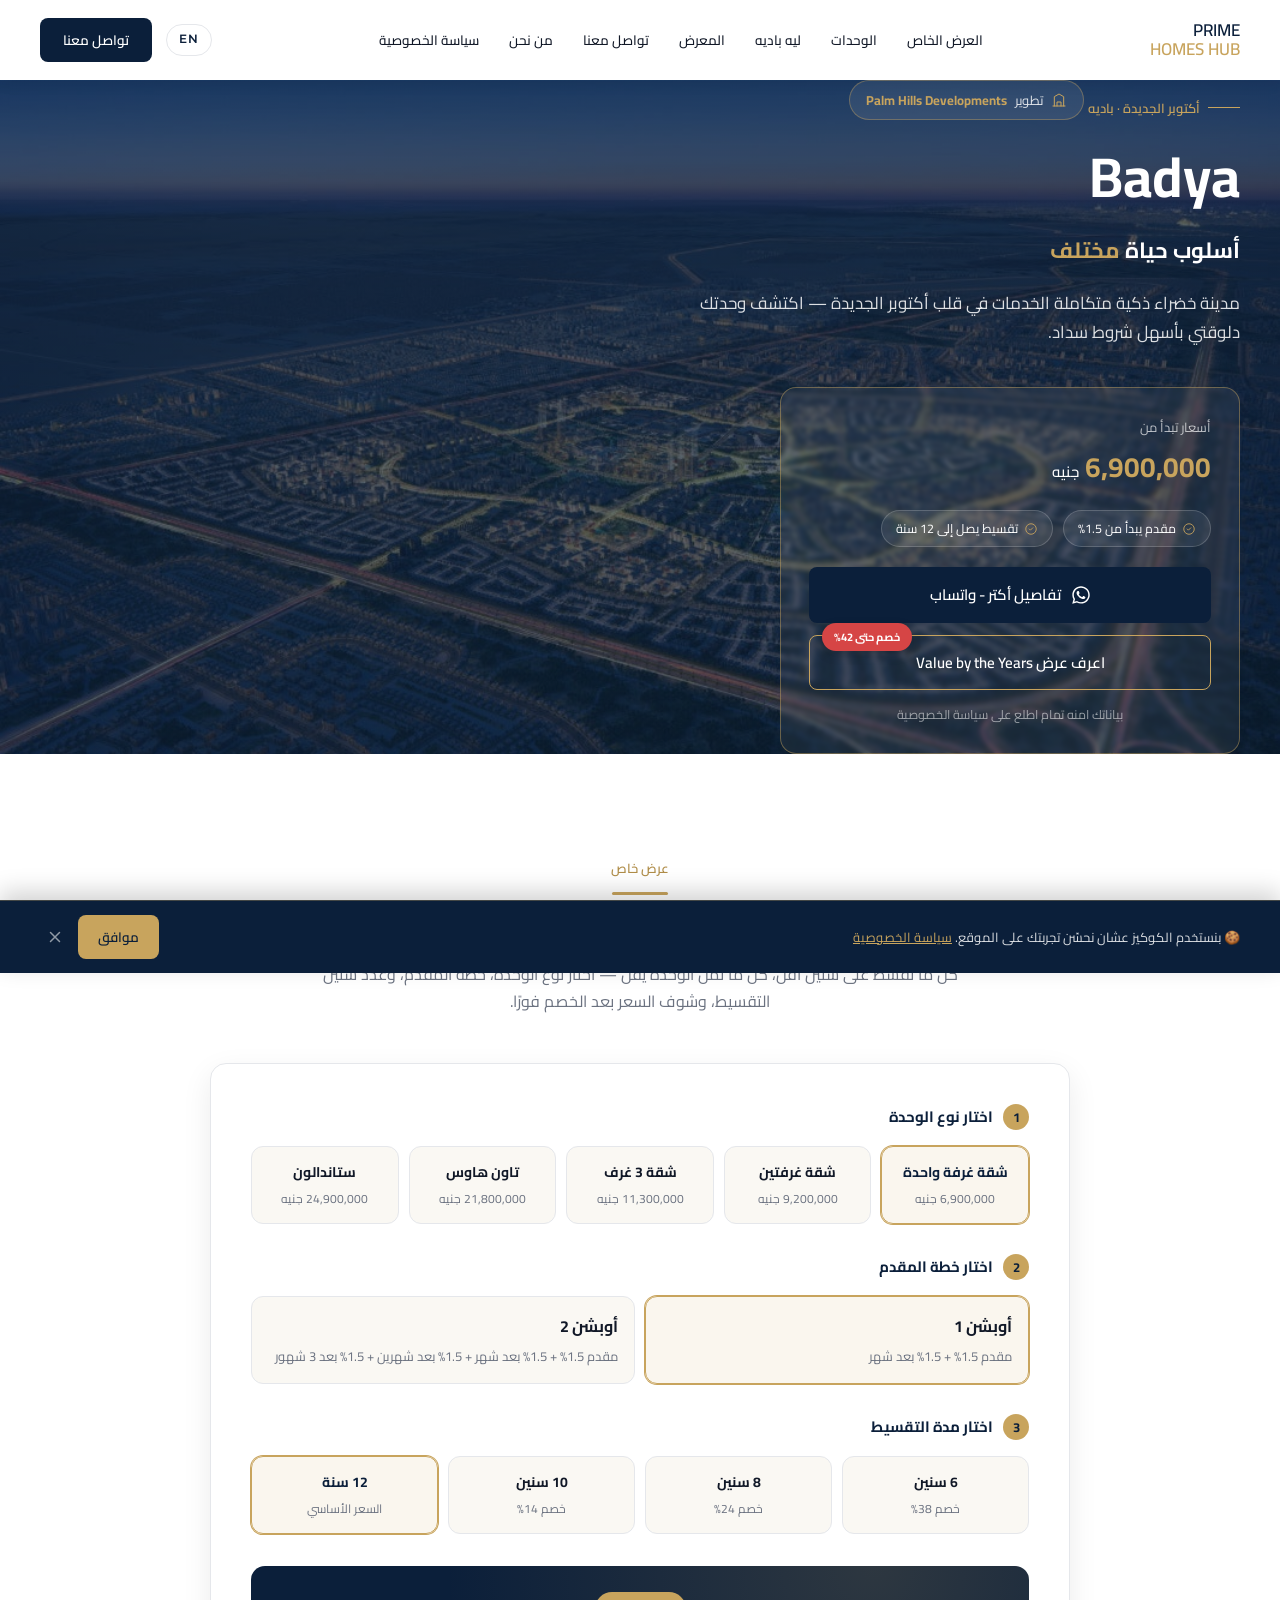
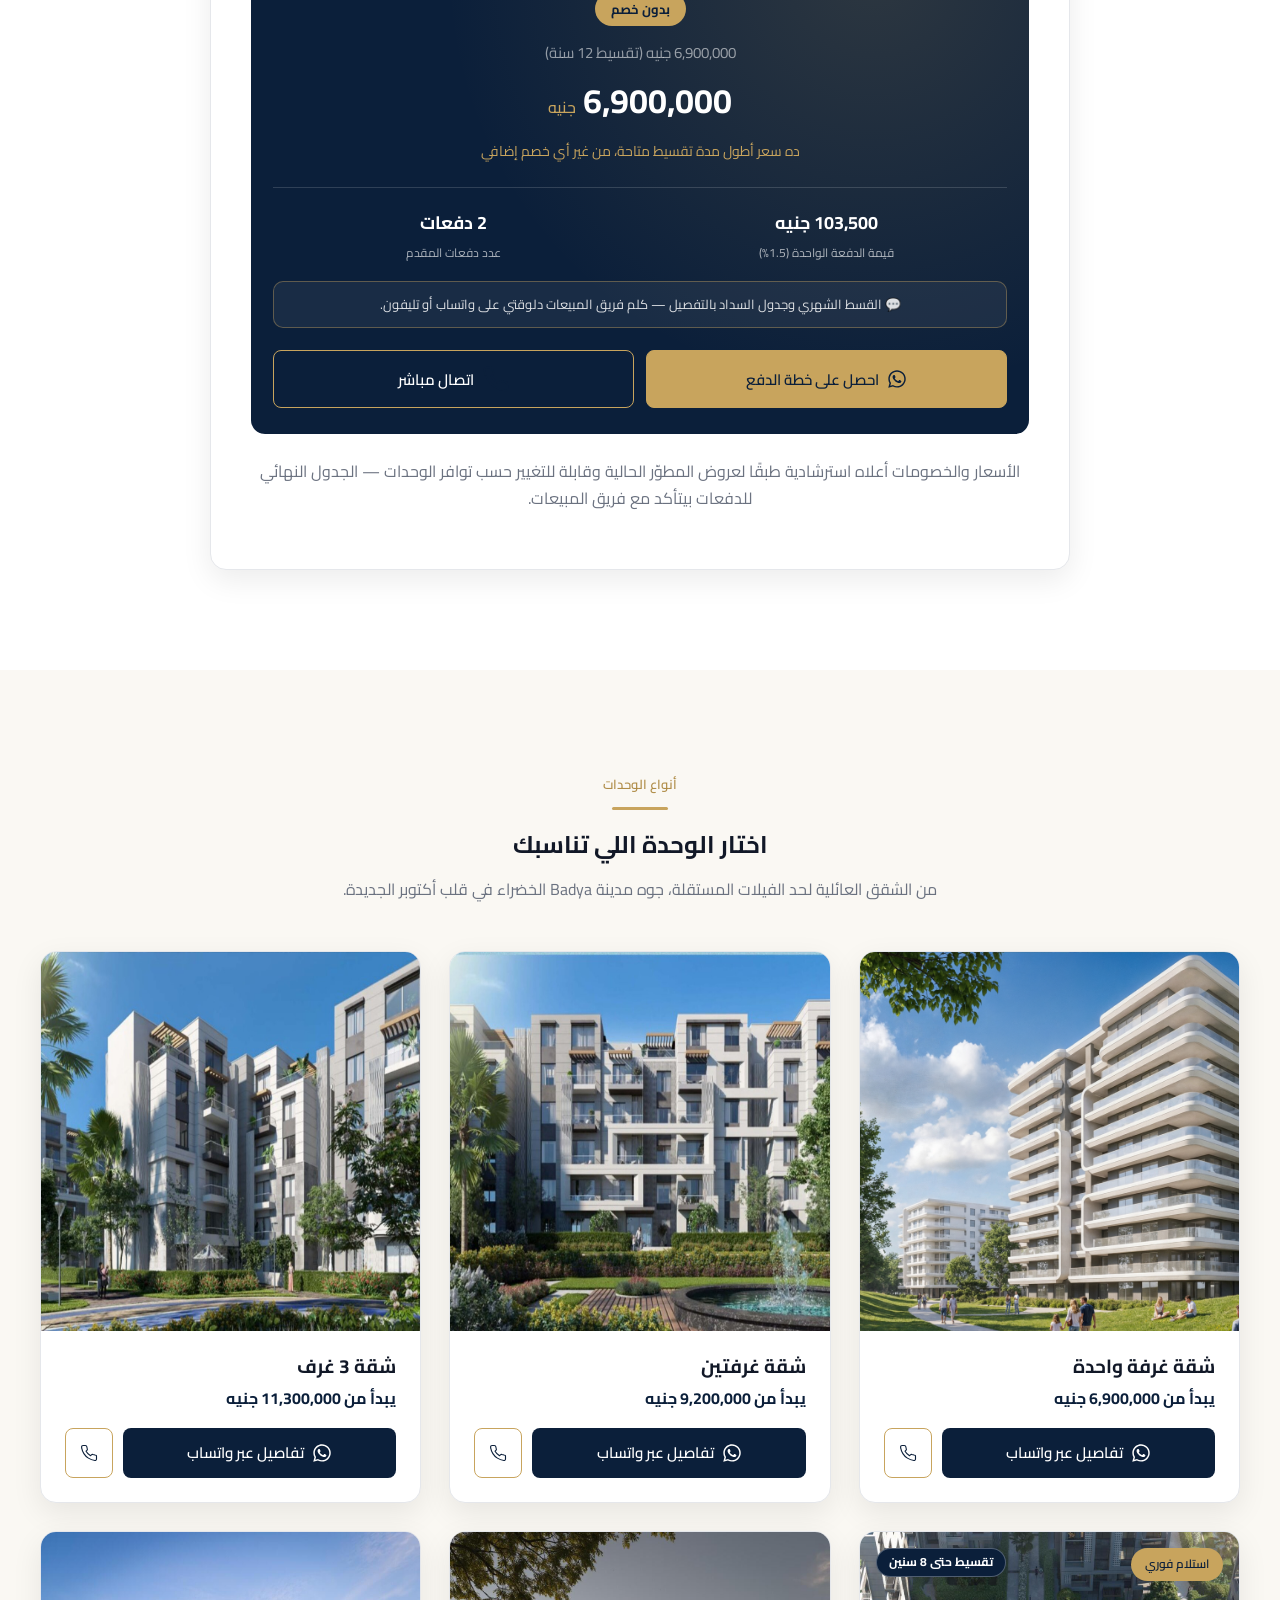
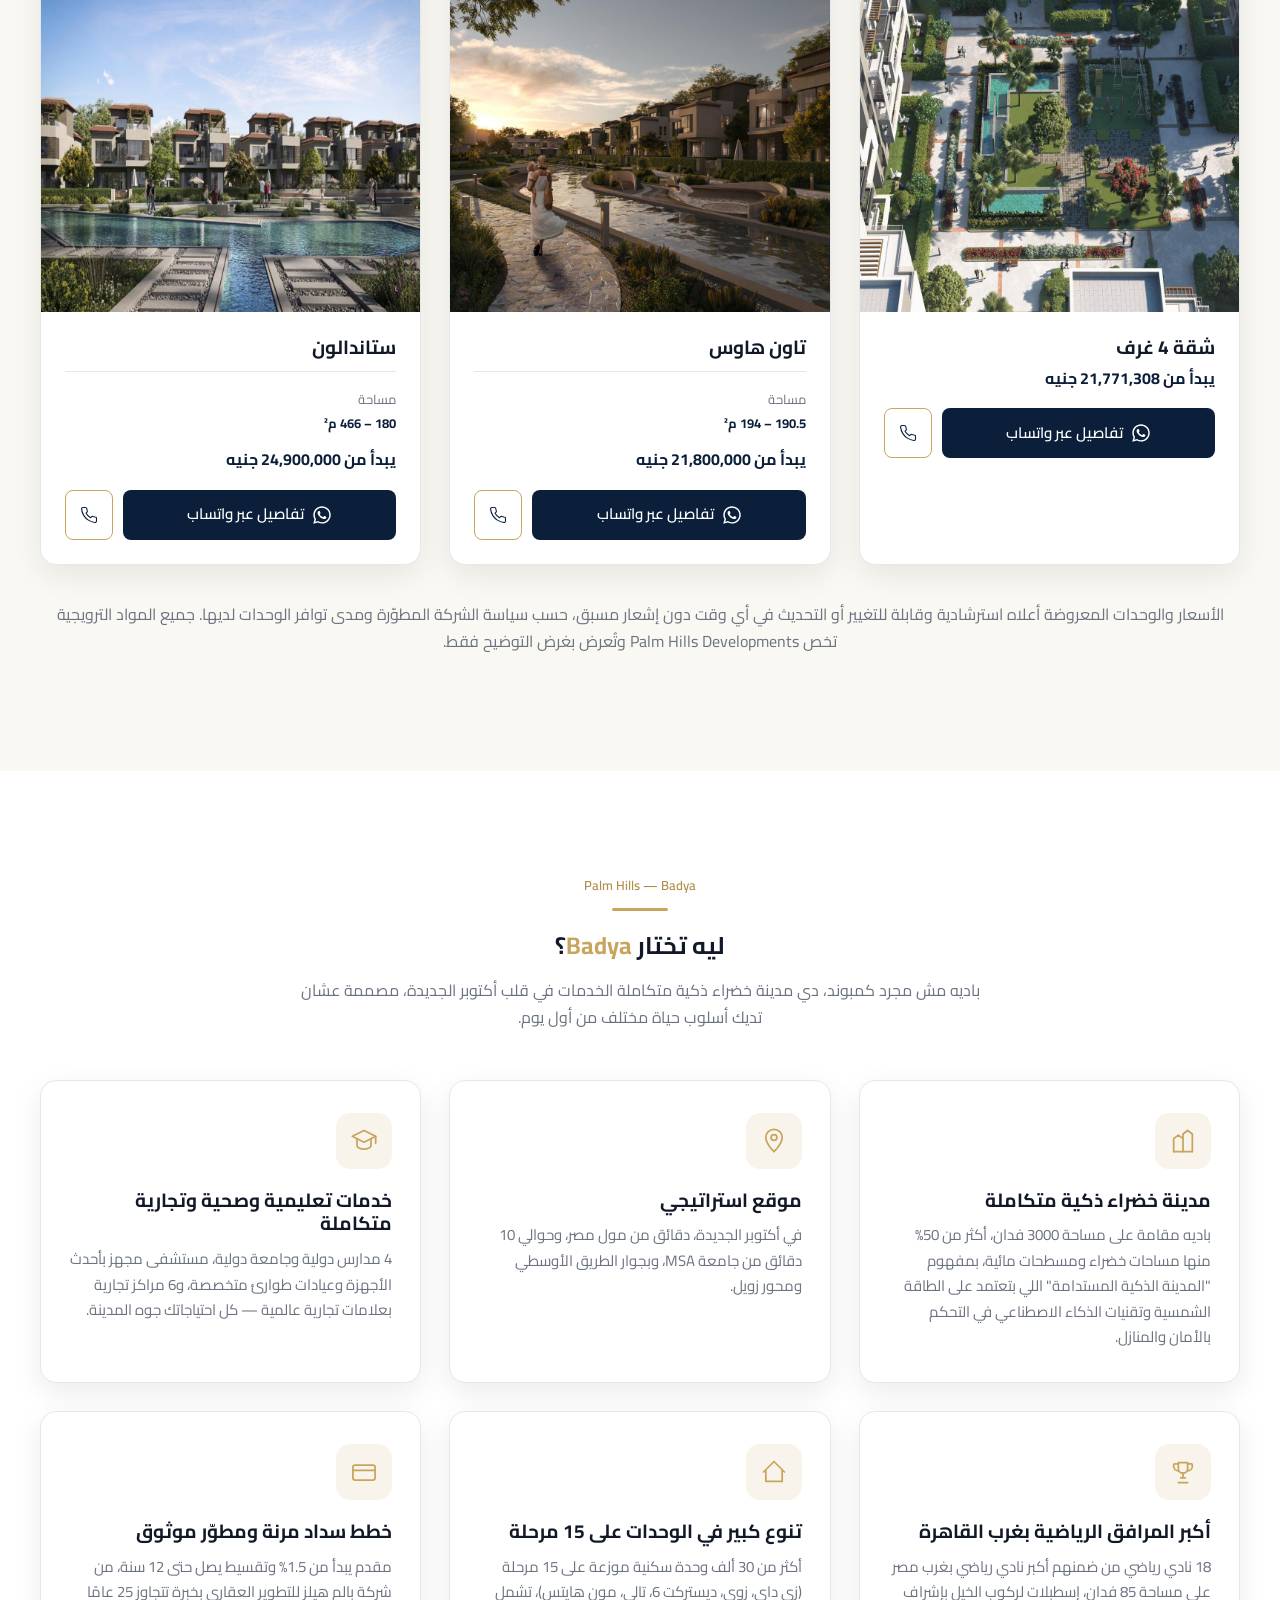
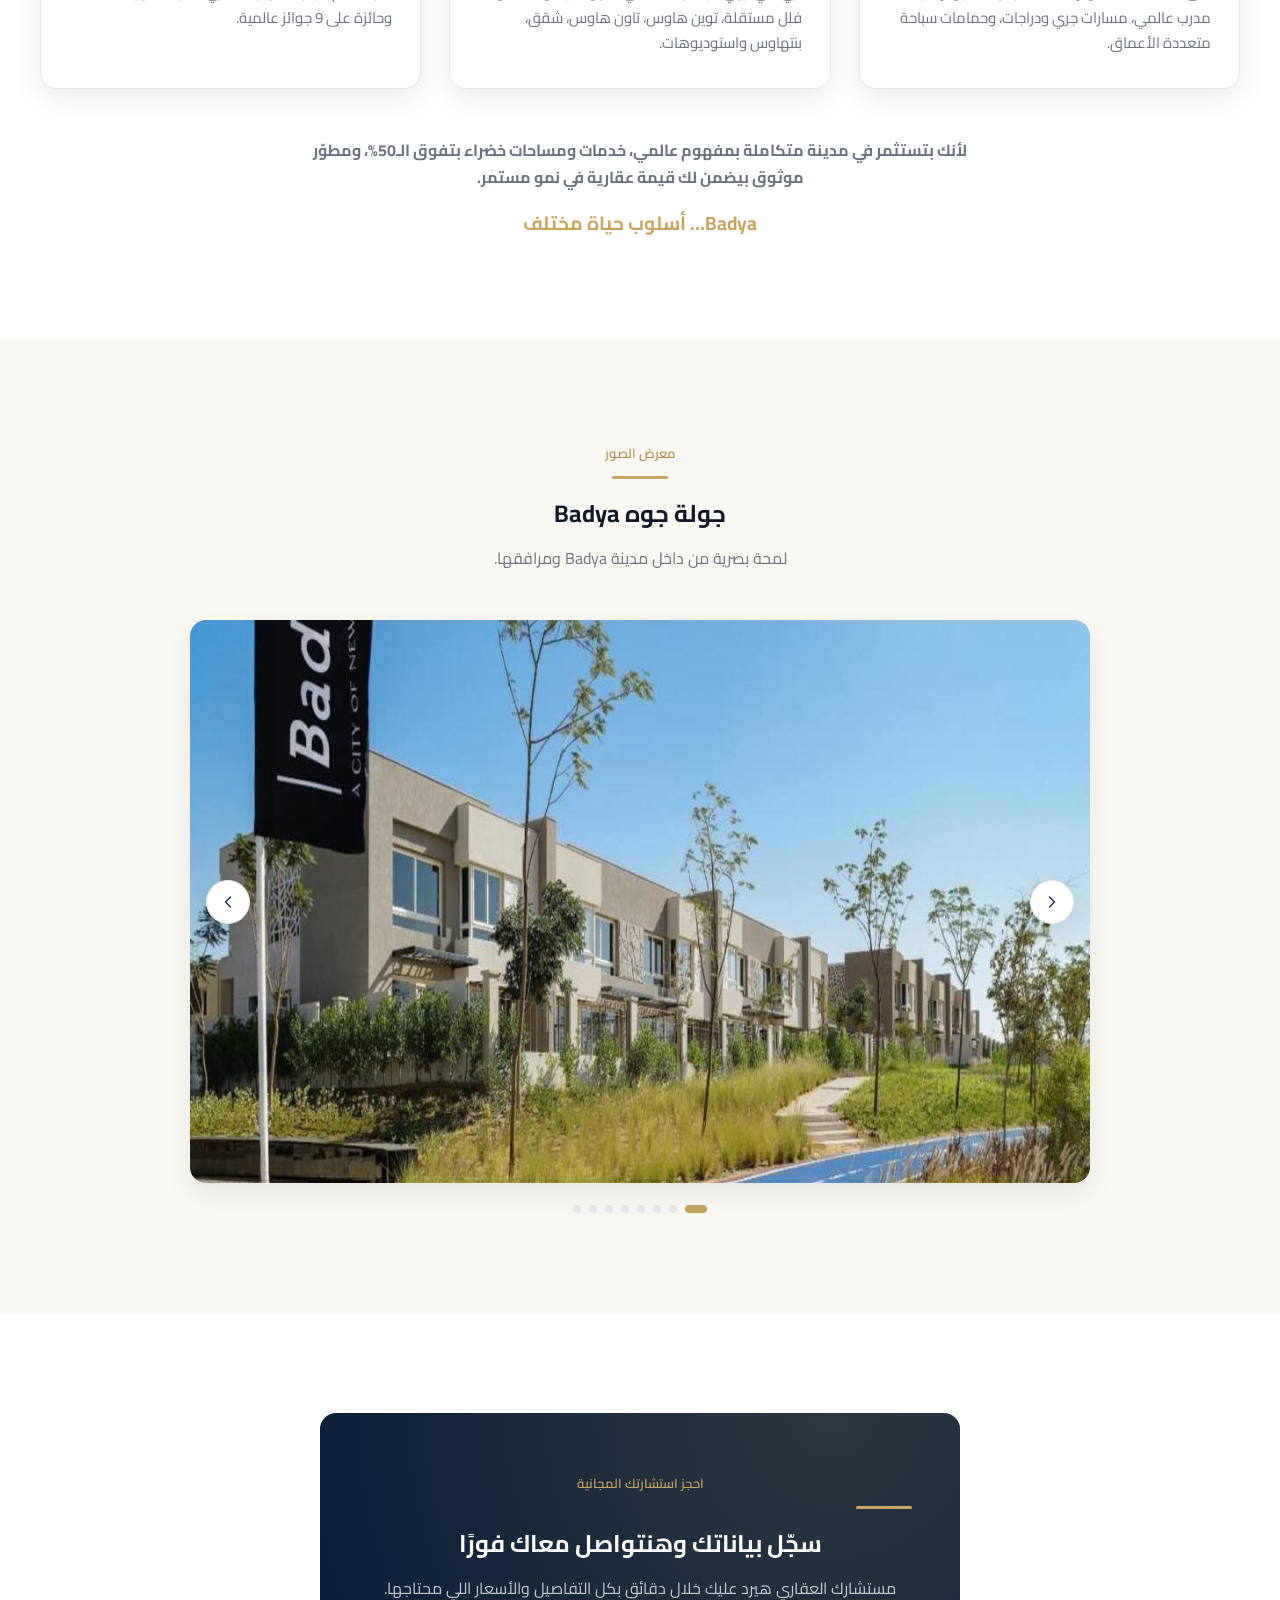
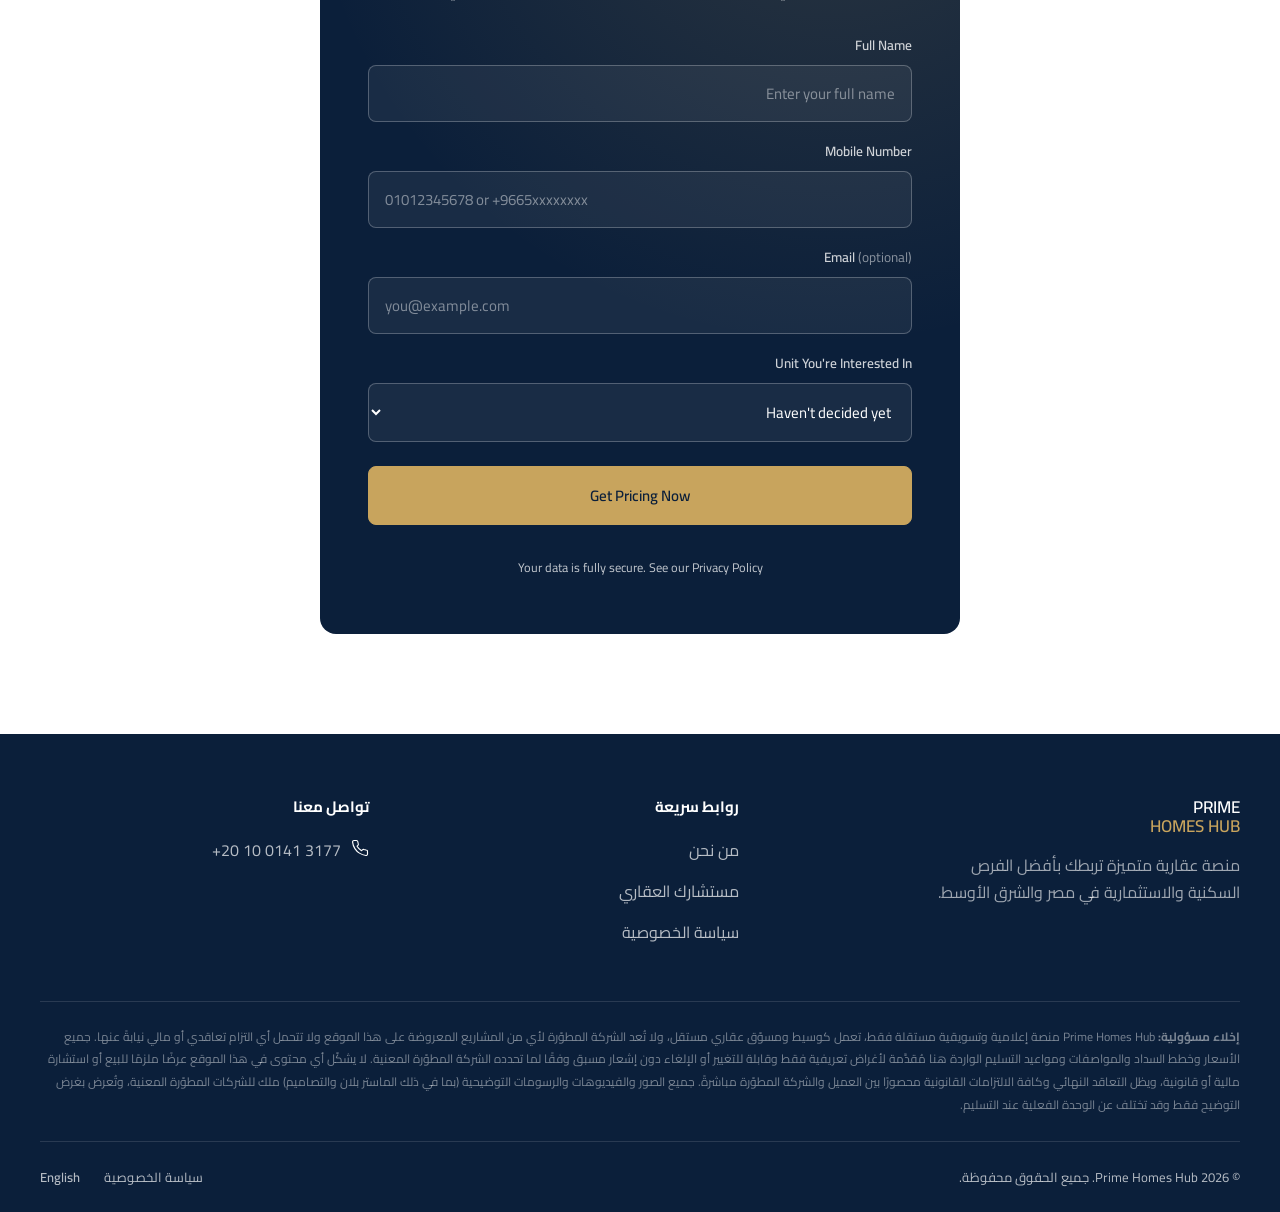
<file: badya.html>
<!DOCTYPE html>
<html lang="ar" dir="rtl">
<head>
<!-- Google Tag Manager -->
<script>(function(w,d,s,l,i){w[l]=w[l]||[];w[l].push({'gtm.start':
new Date().getTime(),event:'gtm.js'});var f=d.getElementsByTagName(s)[0],
j=d.createElement(s),dl=l!='dataLayer'?'&l='+l:'';j.async=true;j.src=
'https://www.googletagmanager.com/gtm.js?id='+i+dl;f.parentNode.insertBefore(j,f);
})(window,document,'script','dataLayer','GTM-5STWXWQM');</script>
<!-- End Google Tag Manager -->
<meta charset="UTF-8">
<meta name="viewport" content="width=device-width, initial-scale=1.0">
<title>برايم هومز هب - باديه من بالم هيلز</title>
<meta name="description" content="Badya من Palm Hills Developments في قلب أكتوبر الجديدة. مقدم يبدأ من 1.5% وتقسيط يصل إلى 12 سنة، وخصم فوري يصل إلى 42% مع عرض Value by the Years. أسعار تبدأ من 6,900,000 جنيه.">
<link rel="icon" href="images/favicon.svg" type="image/svg+xml">
<link rel="stylesheet" href="css/style.css?v=20260825">
</head>
<body>
<!-- Google Tag Manager (noscript) -->
<noscript><iframe src="https://www.googletagmanager.com/ns.html?id=GTM-5STWXWQM"
height="0" width="0" style="display:none;visibility:hidden"></iframe></noscript>
<!-- End Google Tag Manager (noscript) -->

<!-- ================= NAVBAR ================= -->
<!--
  صفحة لاندنج (إعلانات) - الناف بار محصور في سكاشن الصفحة دي بس، غير "من نحن"
  و"سياسة الخصوصية" اللي بيفتحوا في تاب جديد. لسه معندناش سكشن "الموقع الاستراتيجي" بمسافات
  فعلية (زي اللي في صفحة هاسيندا) - محتاجين نأكدها قبل ما نضيفها.
-->
<header class="navbar">
  <div class="container">
    <span class="logo" aria-label="Prime Homes Hub">
      <span class="l1">PRIME</span><span class="l2">HOMES HUB</span>
    </span>

    <nav class="nav-links">
      <a href="#value-by-years">العرض الخاص</a>
      <a href="#units">الوحدات</a>
      <a href="#why-badya">ليه باديه</a>
      <a href="#gallery">المعرض</a>
      <a href="#register">تواصل معنا</a>
      <a href="index.html#about" target="_blank" rel="noopener">من نحن</a>
      <a href="privacy-policy.html" target="_blank" rel="noopener">سياسة الخصوصية</a>
    </nav>

    <div class="nav-right">
      <a href="en/badya.html" class="lang-switch">EN</a>
      <a href="#register" class="btn btn-primary">تواصل معنا</a>
      <input type="checkbox" id="nav-toggle" class="nav-toggle">
      <label for="nav-toggle" class="nav-toggle-label" aria-label="فتح القائمة">
        <span></span><span></span><span></span>
      </label>
    </div>

    <div class="mobile-menu">
      <a href="#value-by-years">العرض الخاص</a>
      <a href="#units">الوحدات</a>
      <a href="#why-badya">ليه باديه</a>
      <a href="#gallery">المعرض</a>
      <a href="#register">تواصل معنا</a>
      <a href="index.html#about" target="_blank" rel="noopener">من نحن</a>
      <a href="privacy-policy.html" target="_blank" rel="noopener">سياسة الخصوصية</a>
      <a href="en/badya.html">English</a>
      <a href="#register" class="btn btn-primary btn-block">تواصل معنا</a>
    </div>
  </div>
</header>
<div class="nav-backdrop"></div>

<!-- ================= HERO ================= -->
<section class="hero hero-photo" style="background-image:linear-gradient(rgba(11,31,58,0.72), rgba(11,31,58,0.6)), url('images/Badya%20Cover%20page.jpeg');">
  <div class="container">
    <div class="hero-content">
      <span class="hero-eyebrow">أكتوبر الجديدة · باديه</span>
      <div class="developer-badge">
        <svg class="icon icon-gold" viewBox="0 0 24 24"><path d="M3 21h18M5 21V7l7-4 7 4v14M9 21v-6h6v6" stroke-linecap="round" stroke-linejoin="round"/></svg>
        تطوير <strong>Palm Hills Developments</strong>
      </div>
      <h1>Badya</h1>
      <div class="hero-tagline">أسلوب حياة <span class="accent">مختلف</span></div>
      <p class="lead">
        مدينة خضراء ذكية متكاملة الخدمات في قلب أكتوبر الجديدة — اكتشف وحدتك دلوقتي بأسهل شروط سداد.
      </p>

      <div class="hero-offer" id="offer">
        <div class="hero-offer-price">
          <span class="price-label">أسعار تبدأ من</span>
          <span class="price-value">6,900,000 <small>جنيه</small></span>
        </div>

        <div class="hero-offer-terms">
          <span>
            <svg class="icon" viewBox="0 0 24 24"><path d="M9 12l2 2 4-4" stroke-linecap="round" stroke-linejoin="round"/><circle cx="12" cy="12" r="9"/></svg>
            مقدم يبدأ من 1.5%
          </span>
          <span>
            <svg class="icon" viewBox="0 0 24 24"><path d="M9 12l2 2 4-4" stroke-linecap="round" stroke-linejoin="round"/><circle cx="12" cy="12" r="9"/></svg>
            تقسيط يصل إلى 12 سنة
          </span>
        </div>

        <div class="hero-offer-cta-row">
          <a href="https://wa.me/201001413177?text=مرحبًا، حابب أعرف تفاصيل أكتر عن مشروع Badya" class="btn btn-primary hero-offer-cta">
            <svg class="icon-wa" viewBox="0 0 448 512"><path d="M380.9 97.1C339 55.1 283.2 32 223.9 32c-122.4 0-222 99.6-222 222 0 39.1 10.2 77.3 29.6 111L0 480l117.7-30.9c32.4 17.7 68.9 27 106.1 27h.1c122.3 0 224.1-99.6 224.1-222 0-59.3-25.2-115-67.1-157zm-157 341.6c-33.2 0-65.7-8.9-94-25.7l-6.7-4-69.8 18.3L72 359.2l-4.4-7c-18.5-29.4-28.2-63.3-28.2-98.2 0-101.7 82.8-184.5 184.6-184.5 49.3 0 95.6 19.2 130.4 54.1 34.8 34.9 56.2 81.2 56.1 130.5 0 101.8-84.9 184.6-186.6 184.6zm101.2-138.2c-5.5-2.8-32.8-16.2-37.9-18-5.1-1.9-8.8-2.8-12.5 2.8-3.7 5.6-14.3 18-17.6 21.8-3.2 3.7-6.5 4.2-12 1.4-32.6-16.3-54-29.1-75.5-66-5.7-9.8 5.7-9.1 16.3-30.3 1.8-3.7.9-6.9-.5-9.7-1.4-2.8-12.5-30.1-17.1-41.2-4.5-10.8-9.1-9.3-12.5-9.5-3.2-.2-6.9-.2-10.6-.2-3.7 0-9.7 1.4-14.8 6.9-5.1 5.6-19.4 19-19.4 46.3 0 27.3 19.9 53.7 22.6 57.4 2.8 3.7 39.1 59.7 94.8 83.8 35.2 15.2 49 16.5 66.6 13.9 10.7-1.6 32.8-13.4 37.4-26.4 4.6-13 4.6-24.1 3.2-26.4-1.3-2.5-5-3.9-10.5-6.6z"/></svg>
            تفاصيل أكتر - واتساب
          </a>
          <a href="#value-by-years" class="btn btn-outline-light offer-cta">
            <span class="offer-badge">خصم حتى 42%</span>
            اعرف عرض Value by the Years
          </a>
        </div>

        <p class="hero-offer-note">بياناتك امنه تمام اطلع على <a href="privacy-policy.html" target="_blank" rel="noopener"> سياسة الخصوصية</a></p>
      </div>
    </div>
  </div>
</section>

<!-- ================= VALUE BY THE YEARS CALCULATOR ================= -->
<section id="value-by-years" class="section section-white">
  <div class="container">
    <div class="section-head center">
      <span class="section-tag">عرض خاص</span>
      <div class="divider-gold"></div>
      <h2>عرض <span class="accent">Value by the Years</span></h2>
      <p>كل ما تقسّط على سنين أقل، كل ما تمن الوحدة يقل — اختار نوع الوحدة، خطة المقدم، وعدد سنين التقسيط، وشوف السعر بعد الخصم فورًا.</p>
    </div>

    <div class="calculator-panel">

      <div class="calc-step">
        <div class="calc-step-label"><span class="calc-step-num">1</span> اختار نوع الوحدة</div>
        <div class="calc-options" id="calc-units">
          <button type="button" class="calc-option active" data-price="6900000">
            <div class="opt-title">شقة غرفة واحدة</div>
            <div class="opt-sub">6,900,000 جنيه</div>
          </button>
          <button type="button" class="calc-option" data-price="9200000">
            <div class="opt-title">شقة غرفتين</div>
            <div class="opt-sub">9,200,000 جنيه</div>
          </button>
          <button type="button" class="calc-option" data-price="11300000">
            <div class="opt-title">شقة 3 غرف</div>
            <div class="opt-sub">11,300,000 جنيه</div>
          </button>
          <button type="button" class="calc-option" data-price="21800000">
            <div class="opt-title">تاون هاوس</div>
            <div class="opt-sub">21,800,000 جنيه</div>
          </button>
          <button type="button" class="calc-option" data-price="24900000">
            <div class="opt-title">ستاندالون</div>
            <div class="opt-sub">24,900,000 جنيه</div>
          </button>
        </div>
      </div>

      <div class="calc-step">
        <div class="calc-step-label"><span class="calc-step-num">2</span> اختار خطة المقدم</div>
        <div class="calc-options calc-options-2" id="calc-plans">
          <button type="button" class="calc-plan-option active" data-plan="1" data-installments="2">
            <div class="plan-title">أوبشن 1</div>
            <div class="plan-detail" dir="ltr">مقدم 1.5% + 1.5% بعد شهر</div>
          </button>
          <button type="button" class="calc-plan-option" data-plan="2" data-installments="4">
            <div class="plan-title">أوبشن 2</div>
            <div class="plan-detail" dir="ltr">مقدم 1.5% + 1.5% بعد شهر + 1.5% بعد شهرين + 1.5% بعد 3 شهور</div>
          </button>
        </div>
      </div>

      <div class="calc-step">
        <div class="calc-step-label"><span class="calc-step-num">3</span> اختار مدة التقسيط</div>
        <div class="calc-options calc-options-4" id="calc-years">
          <button type="button" class="calc-option" data-years="6">
            <div class="opt-title">6 سنين</div>
            <div class="opt-sub" data-years-sub="6"></div>
          </button>
          <button type="button" class="calc-option" data-years="8">
            <div class="opt-title">8 سنين</div>
            <div class="opt-sub" data-years-sub="8"></div>
          </button>
          <button type="button" class="calc-option" data-years="10">
            <div class="opt-title">10 سنين</div>
            <div class="opt-sub" data-years-sub="10"></div>
          </button>
          <button type="button" class="calc-option active" data-years="12">
            <div class="opt-title">12 سنة</div>
            <div class="opt-sub">السعر الأساسي</div>
          </button>
        </div>
      </div>

      <div class="calc-result">
        <div class="calc-discount-badge" id="calc-discount-badge">بدون خصم</div>
        <div class="calc-base-price" id="calc-base-price"></div>
        <div class="calc-final-price" id="calc-final-price"></div>
        <div class="calc-savings" id="calc-savings"></div>

        <div class="calc-stats">
          <div class="calc-stat">
            <div class="calc-stat-num" id="calc-stat-installment"></div>
            <div class="calc-stat-label">قيمة الدفعة الواحدة (1.5%)</div>
          </div>
          <div class="calc-stat">
            <div class="calc-stat-num" id="calc-stat-count"></div>
            <div class="calc-stat-label">عدد دفعات المقدم</div>
          </div>
        </div>

        <div class="calc-teaser">
          💬 القسط الشهري وجدول السداد بالتفصيل — كلم فريق المبيعات دلوقتي على واتساب أو تليفون.
        </div>

        <div class="calc-result-cta">
          <a href="#" id="calc-wa-btn" class="btn btn-gold">
            <svg class="icon-wa" viewBox="0 0 448 512"><path d="M380.9 97.1C339 55.1 283.2 32 223.9 32c-122.4 0-222 99.6-222 222 0 39.1 10.2 77.3 29.6 111L0 480l117.7-30.9c32.4 17.7 68.9 27 106.1 27h.1c122.3 0 224.1-99.6 224.1-222 0-59.3-25.2-115-67.1-157zm-157 341.6c-33.2 0-65.7-8.9-94-25.7l-6.7-4-69.8 18.3L72 359.2l-4.4-7c-18.5-29.4-28.2-63.3-28.2-98.2 0-101.7 82.8-184.5 184.6-184.5 49.3 0 95.6 19.2 130.4 54.1 34.8 34.9 56.2 81.2 56.1 130.5 0 101.8-84.9 184.6-186.6 184.6zm101.2-138.2c-5.5-2.8-32.8-16.2-37.9-18-5.1-1.9-8.8-2.8-12.5 2.8-3.7 5.6-14.3 18-17.6 21.8-3.2 3.7-6.5 4.2-12 1.4-32.6-16.3-54-29.1-75.5-66-5.7-9.8 5.7-9.1 16.3-30.3 1.8-3.7.9-6.9-.5-9.7-1.4-2.8-12.5-30.1-17.1-41.2-4.5-10.8-9.1-9.3-12.5-9.5-3.2-.2-6.9-.2-10.6-.2-3.7 0-9.7 1.4-14.8 6.9-5.1 5.6-19.4 19-19.4 46.3 0 27.3 19.9 53.7 22.6 57.4 2.8 3.7 39.1 59.7 94.8 83.8 35.2 15.2 49 16.5 66.6 13.9 10.7-1.6 32.8-13.4 37.4-26.4 4.6-13 4.6-24.1 3.2-26.4-1.3-2.5-5-3.9-10.5-6.6z"/></svg>
            احصل على خطة الدفع
          </a>
          <a href="tel:+201001413177" class="btn btn-outline-light">
            <svg class="icon" viewBox="0 0 24 24"><path d="M22 16.92v3a2 2 0 01-2.18 2 19.8 19.8 0 01-8.63-3.07 19.5 19.5 0 01-6-6A19.8 19.8 0 012.12 4.18 2 2 0 014.11 2h3a2 2 0 012 1.72c.12.9.32 1.78.6 2.63a2 2 0 01-.45 2.11L8.09 9.63a16 16 0 006 6l1.17-1.17a2 2 0 012.11-.45c.85.28 1.73.48 2.63.6A2 2 0 0122 16.92z" stroke-linecap="round" stroke-linejoin="round"/></svg>
            اتصال مباشر
          </a>
        </div>
      </div>

      <p class="amenities-note" style="margin-top:24px;">
        الأسعار والخصومات أعلاه استرشادية طبقًا لعروض المطوّر الحالية وقابلة للتغيير حسب توافر الوحدات — الجدول
        النهائي للدفعات بيتأكد مع فريق المبيعات.
      </p>
    </div>
  </div>
</section>

<!-- ================= PROPERTY TYPES ================= -->
<section id="units" class="section section-alt">
  <div class="container">
    <div class="section-head center">
      <span class="section-tag">أنواع الوحدات</span>
      <div class="divider-gold"></div>
      <h2>اختار الوحدة اللي تناسبك</h2>
      <p>من الشقق العائلية لحد الفيلات المستقلة، جوه مدينة Badya الخضراء في قلب أكتوبر الجديدة.</p>
    </div>

    <div class="grid grid-3">

      <div class="property-card">
        <div class="thumb" style="aspect-ratio:1/1;background-image:url('asset/badya1bed.png');background-size:cover;background-position:72% center;"></div>
        <div class="body">
          <h3>شقة غرفة واحدة</h3>
          <div class="price">يبدأ من 6,900,000 جنيه</div>
          <div class="cta-row">
            <a href="https://wa.me/201001413177?text=مرحبًا، حابب أعرف تفاصيل أكتر عن شقة غرفة واحدة في مشروع Badya" class="btn btn-primary">
            <svg class="icon-wa" viewBox="0 0 448 512"><path d="M380.9 97.1C339 55.1 283.2 32 223.9 32c-122.4 0-222 99.6-222 222 0 39.1 10.2 77.3 29.6 111L0 480l117.7-30.9c32.4 17.7 68.9 27 106.1 27h.1c122.3 0 224.1-99.6 224.1-222 0-59.3-25.2-115-67.1-157zm-157 341.6c-33.2 0-65.7-8.9-94-25.7l-6.7-4-69.8 18.3L72 359.2l-4.4-7c-18.5-29.4-28.2-63.3-28.2-98.2 0-101.7 82.8-184.5 184.6-184.5 49.3 0 95.6 19.2 130.4 54.1 34.8 34.9 56.2 81.2 56.1 130.5 0 101.8-84.9 184.6-186.6 184.6zm101.2-138.2c-5.5-2.8-32.8-16.2-37.9-18-5.1-1.9-8.8-2.8-12.5 2.8-3.7 5.6-14.3 18-17.6 21.8-3.2 3.7-6.5 4.2-12 1.4-32.6-16.3-54-29.1-75.5-66-5.7-9.8 5.7-9.1 16.3-30.3 1.8-3.7.9-6.9-.5-9.7-1.4-2.8-12.5-30.1-17.1-41.2-4.5-10.8-9.1-9.3-12.5-9.5-3.2-.2-6.9-.2-10.6-.2-3.7 0-9.7 1.4-14.8 6.9-5.1 5.6-19.4 19-19.4 46.3 0 27.3 19.9 53.7 22.6 57.4 2.8 3.7 39.1 59.7 94.8 83.8 35.2 15.2 49 16.5 66.6 13.9 10.7-1.6 32.8-13.4 37.4-26.4 4.6-13 4.6-24.1 3.2-26.4-1.3-2.5-5-3.9-10.5-6.6z"/></svg>
            تفاصيل عبر واتساب
          </a>
            <a href="tel:+201001413177" class="btn btn-secondary btn-call" aria-label="اتصال مباشر">
              <svg class="icon" viewBox="0 0 24 24"><path d="M22 16.92v3a2 2 0 01-2.18 2 19.8 19.8 0 01-8.63-3.07 19.5 19.5 0 01-6-6A19.8 19.8 0 012.12 4.18 2 2 0 014.11 2h3a2 2 0 012 1.72c.12.9.32 1.78.6 2.63a2 2 0 01-.45 2.11L8.09 9.63a16 16 0 006 6l1.17-1.17a2 2 0 012.11-.45c.85.28 1.73.48 2.63.6A2 2 0 0122 16.92z" stroke-linecap="round" stroke-linejoin="round"/></svg>
            </a>
          </div>
        </div>
      </div>

      <div class="property-card">
        <div class="thumb" style="aspect-ratio:1/1;background-image:url('images/badya-unit-apartments.jpg');background-size:cover;background-position:center;"></div>
        <div class="body">
          <h3>شقة غرفتين</h3>
          <div class="price">يبدأ من 9,200,000 جنيه</div>
          <div class="cta-row">
            <a href="https://wa.me/201001413177?text=مرحبًا، حابب أعرف تفاصيل أكتر عن شقة غرفتين في مشروع Badya" class="btn btn-primary">
            <svg class="icon-wa" viewBox="0 0 448 512"><path d="M380.9 97.1C339 55.1 283.2 32 223.9 32c-122.4 0-222 99.6-222 222 0 39.1 10.2 77.3 29.6 111L0 480l117.7-30.9c32.4 17.7 68.9 27 106.1 27h.1c122.3 0 224.1-99.6 224.1-222 0-59.3-25.2-115-67.1-157zm-157 341.6c-33.2 0-65.7-8.9-94-25.7l-6.7-4-69.8 18.3L72 359.2l-4.4-7c-18.5-29.4-28.2-63.3-28.2-98.2 0-101.7 82.8-184.5 184.6-184.5 49.3 0 95.6 19.2 130.4 54.1 34.8 34.9 56.2 81.2 56.1 130.5 0 101.8-84.9 184.6-186.6 184.6zm101.2-138.2c-5.5-2.8-32.8-16.2-37.9-18-5.1-1.9-8.8-2.8-12.5 2.8-3.7 5.6-14.3 18-17.6 21.8-3.2 3.7-6.5 4.2-12 1.4-32.6-16.3-54-29.1-75.5-66-5.7-9.8 5.7-9.1 16.3-30.3 1.8-3.7.9-6.9-.5-9.7-1.4-2.8-12.5-30.1-17.1-41.2-4.5-10.8-9.1-9.3-12.5-9.5-3.2-.2-6.9-.2-10.6-.2-3.7 0-9.7 1.4-14.8 6.9-5.1 5.6-19.4 19-19.4 46.3 0 27.3 19.9 53.7 22.6 57.4 2.8 3.7 39.1 59.7 94.8 83.8 35.2 15.2 49 16.5 66.6 13.9 10.7-1.6 32.8-13.4 37.4-26.4 4.6-13 4.6-24.1 3.2-26.4-1.3-2.5-5-3.9-10.5-6.6z"/></svg>
            تفاصيل عبر واتساب
          </a>
            <a href="tel:+201001413177" class="btn btn-secondary btn-call" aria-label="اتصال مباشر">
              <svg class="icon" viewBox="0 0 24 24"><path d="M22 16.92v3a2 2 0 01-2.18 2 19.8 19.8 0 01-8.63-3.07 19.5 19.5 0 01-6-6A19.8 19.8 0 012.12 4.18 2 2 0 014.11 2h3a2 2 0 012 1.72c.12.9.32 1.78.6 2.63a2 2 0 01-.45 2.11L8.09 9.63a16 16 0 006 6l1.17-1.17a2 2 0 012.11-.45c.85.28 1.73.48 2.63.6A2 2 0 0122 16.92z" stroke-linecap="round" stroke-linejoin="round"/></svg>
            </a>
          </div>
        </div>
      </div>

      <div class="property-card">
        <div class="thumb" style="aspect-ratio:1/1;background-image:url('images/badya-apartments%20(1).jpg');background-size:cover;background-position:center;"></div>
        <div class="body">
          <h3>شقة 3 غرف</h3>
          <div class="price">يبدأ من 11,300,000 جنيه</div>
          <div class="cta-row">
            <a href="https://wa.me/201001413177?text=مرحبًا، حابب أعرف تفاصيل أكتر عن شقة 3 غرف في مشروع Badya" class="btn btn-primary">
            <svg class="icon-wa" viewBox="0 0 448 512"><path d="M380.9 97.1C339 55.1 283.2 32 223.9 32c-122.4 0-222 99.6-222 222 0 39.1 10.2 77.3 29.6 111L0 480l117.7-30.9c32.4 17.7 68.9 27 106.1 27h.1c122.3 0 224.1-99.6 224.1-222 0-59.3-25.2-115-67.1-157zm-157 341.6c-33.2 0-65.7-8.9-94-25.7l-6.7-4-69.8 18.3L72 359.2l-4.4-7c-18.5-29.4-28.2-63.3-28.2-98.2 0-101.7 82.8-184.5 184.6-184.5 49.3 0 95.6 19.2 130.4 54.1 34.8 34.9 56.2 81.2 56.1 130.5 0 101.8-84.9 184.6-186.6 184.6zm101.2-138.2c-5.5-2.8-32.8-16.2-37.9-18-5.1-1.9-8.8-2.8-12.5 2.8-3.7 5.6-14.3 18-17.6 21.8-3.2 3.7-6.5 4.2-12 1.4-32.6-16.3-54-29.1-75.5-66-5.7-9.8 5.7-9.1 16.3-30.3 1.8-3.7.9-6.9-.5-9.7-1.4-2.8-12.5-30.1-17.1-41.2-4.5-10.8-9.1-9.3-12.5-9.5-3.2-.2-6.9-.2-10.6-.2-3.7 0-9.7 1.4-14.8 6.9-5.1 5.6-19.4 19-19.4 46.3 0 27.3 19.9 53.7 22.6 57.4 2.8 3.7 39.1 59.7 94.8 83.8 35.2 15.2 49 16.5 66.6 13.9 10.7-1.6 32.8-13.4 37.4-26.4 4.6-13 4.6-24.1 3.2-26.4-1.3-2.5-5-3.9-10.5-6.6z"/></svg>
            تفاصيل عبر واتساب
          </a>
            <a href="tel:+201001413177" class="btn btn-secondary btn-call" aria-label="اتصال مباشر">
              <svg class="icon" viewBox="0 0 24 24"><path d="M22 16.92v3a2 2 0 01-2.18 2 19.8 19.8 0 01-8.63-3.07 19.5 19.5 0 01-6-6A19.8 19.8 0 012.12 4.18 2 2 0 014.11 2h3a2 2 0 012 1.72c.12.9.32 1.78.6 2.63a2 2 0 01-.45 2.11L8.09 9.63a16 16 0 006 6l1.17-1.17a2 2 0 012.11-.45c.85.28 1.73.48 2.63.6A2 2 0 0122 16.92z" stroke-linecap="round" stroke-linejoin="round"/></svg>
            </a>
          </div>
        </div>
      </div>

      <div class="property-card">
        <div class="thumb" style="aspect-ratio:1/1;background-image:url('images/badya-apartments%20(2).jpg');background-size:cover;background-position:center;"><span class="badge badge-pulse">استلام فوري</span><span class="discount-label">تقسيط حتى 8 سنين</span></div>
        <div class="body">
          <h3>شقة 4 غرف</h3>
          <div class="price">يبدأ من 21,771,308 جنيه</div>
          <div class="cta-row">
            <a href="https://wa.me/201001413177?text=مرحبًا، حابب أعرف تفاصيل أكتر عن شقة 4 غرف في مشروع Badya" class="btn btn-primary">
            <svg class="icon-wa" viewBox="0 0 448 512"><path d="M380.9 97.1C339 55.1 283.2 32 223.9 32c-122.4 0-222 99.6-222 222 0 39.1 10.2 77.3 29.6 111L0 480l117.7-30.9c32.4 17.7 68.9 27 106.1 27h.1c122.3 0 224.1-99.6 224.1-222 0-59.3-25.2-115-67.1-157zm-157 341.6c-33.2 0-65.7-8.9-94-25.7l-6.7-4-69.8 18.3L72 359.2l-4.4-7c-18.5-29.4-28.2-63.3-28.2-98.2 0-101.7 82.8-184.5 184.6-184.5 49.3 0 95.6 19.2 130.4 54.1 34.8 34.9 56.2 81.2 56.1 130.5 0 101.8-84.9 184.6-186.6 184.6zm101.2-138.2c-5.5-2.8-32.8-16.2-37.9-18-5.1-1.9-8.8-2.8-12.5 2.8-3.7 5.6-14.3 18-17.6 21.8-3.2 3.7-6.5 4.2-12 1.4-32.6-16.3-54-29.1-75.5-66-5.7-9.8 5.7-9.1 16.3-30.3 1.8-3.7.9-6.9-.5-9.7-1.4-2.8-12.5-30.1-17.1-41.2-4.5-10.8-9.1-9.3-12.5-9.5-3.2-.2-6.9-.2-10.6-.2-3.7 0-9.7 1.4-14.8 6.9-5.1 5.6-19.4 19-19.4 46.3 0 27.3 19.9 53.7 22.6 57.4 2.8 3.7 39.1 59.7 94.8 83.8 35.2 15.2 49 16.5 66.6 13.9 10.7-1.6 32.8-13.4 37.4-26.4 4.6-13 4.6-24.1 3.2-26.4-1.3-2.5-5-3.9-10.5-6.6z"/></svg>
            تفاصيل عبر واتساب
          </a>
            <a href="tel:+201001413177" class="btn btn-secondary btn-call" aria-label="اتصال مباشر">
              <svg class="icon" viewBox="0 0 24 24"><path d="M22 16.92v3a2 2 0 01-2.18 2 19.8 19.8 0 01-8.63-3.07 19.5 19.5 0 01-6-6A19.8 19.8 0 012.12 4.18 2 2 0 014.11 2h3a2 2 0 012 1.72c.12.9.32 1.78.6 2.63a2 2 0 01-.45 2.11L8.09 9.63a16 16 0 006 6l1.17-1.17a2 2 0 012.11-.45c.85.28 1.73.48 2.63.6A2 2 0 0122 16.92z" stroke-linecap="round" stroke-linejoin="round"/></svg>
            </a>
          </div>
        </div>
      </div>

      <div class="property-card">
        <div class="thumb" style="aspect-ratio:1/1;background-image:url('images/badya-unit-townhouse.jpg');background-size:cover;background-position:center;"></div>
        <div class="body">
          <h3>تاون هاوس</h3>
          <div class="meta meta-pricing" style="grid-template-columns:1fr;">
            <span>مساحة <b>190.5 – 194 م²</b></span>
          </div>
          <div class="price" style="margin-top:12px;">يبدأ من 21,800,000 جنيه</div>
          <div class="cta-row">
            <a href="https://wa.me/201001413177?text=مرحبًا، حابب أعرف تفاصيل أكتر عن تاون هاوس في مشروع Badya" class="btn btn-primary">
            <svg class="icon-wa" viewBox="0 0 448 512"><path d="M380.9 97.1C339 55.1 283.2 32 223.9 32c-122.4 0-222 99.6-222 222 0 39.1 10.2 77.3 29.6 111L0 480l117.7-30.9c32.4 17.7 68.9 27 106.1 27h.1c122.3 0 224.1-99.6 224.1-222 0-59.3-25.2-115-67.1-157zm-157 341.6c-33.2 0-65.7-8.9-94-25.7l-6.7-4-69.8 18.3L72 359.2l-4.4-7c-18.5-29.4-28.2-63.3-28.2-98.2 0-101.7 82.8-184.5 184.6-184.5 49.3 0 95.6 19.2 130.4 54.1 34.8 34.9 56.2 81.2 56.1 130.5 0 101.8-84.9 184.6-186.6 184.6zm101.2-138.2c-5.5-2.8-32.8-16.2-37.9-18-5.1-1.9-8.8-2.8-12.5 2.8-3.7 5.6-14.3 18-17.6 21.8-3.2 3.7-6.5 4.2-12 1.4-32.6-16.3-54-29.1-75.5-66-5.7-9.8 5.7-9.1 16.3-30.3 1.8-3.7.9-6.9-.5-9.7-1.4-2.8-12.5-30.1-17.1-41.2-4.5-10.8-9.1-9.3-12.5-9.5-3.2-.2-6.9-.2-10.6-.2-3.7 0-9.7 1.4-14.8 6.9-5.1 5.6-19.4 19-19.4 46.3 0 27.3 19.9 53.7 22.6 57.4 2.8 3.7 39.1 59.7 94.8 83.8 35.2 15.2 49 16.5 66.6 13.9 10.7-1.6 32.8-13.4 37.4-26.4 4.6-13 4.6-24.1 3.2-26.4-1.3-2.5-5-3.9-10.5-6.6z"/></svg>
            تفاصيل عبر واتساب
          </a>
            <a href="tel:+201001413177" class="btn btn-secondary btn-call" aria-label="اتصال مباشر">
              <svg class="icon" viewBox="0 0 24 24"><path d="M22 16.92v3a2 2 0 01-2.18 2 19.8 19.8 0 01-8.63-3.07 19.5 19.5 0 01-6-6A19.8 19.8 0 012.12 4.18 2 2 0 014.11 2h3a2 2 0 012 1.72c.12.9.32 1.78.6 2.63a2 2 0 01-.45 2.11L8.09 9.63a16 16 0 006 6l1.17-1.17a2 2 0 012.11-.45c.85.28 1.73.48 2.63.6A2 2 0 0122 16.92z" stroke-linecap="round" stroke-linejoin="round"/></svg>
            </a>
          </div>
        </div>
      </div>

      <div class="property-card">
        <div class="thumb" style="aspect-ratio:1/1;background-image:url('images/badya-unit-standalone.jpg');background-size:cover;background-position:center;"></div>
        <div class="body">
          <h3>ستاندالون</h3>
          <div class="meta meta-pricing" style="grid-template-columns:1fr;">
            <span>مساحة <b>180 – 466 م²</b></span>
          </div>
          <div class="price" style="margin-top:12px;">يبدأ من 24,900,000 جنيه</div>
          <div class="cta-row">
            <a href="https://wa.me/201001413177?text=مرحبًا، حابب أعرف تفاصيل أكتر عن ستاندالون في مشروع Badya" class="btn btn-primary">
            <svg class="icon-wa" viewBox="0 0 448 512"><path d="M380.9 97.1C339 55.1 283.2 32 223.9 32c-122.4 0-222 99.6-222 222 0 39.1 10.2 77.3 29.6 111L0 480l117.7-30.9c32.4 17.7 68.9 27 106.1 27h.1c122.3 0 224.1-99.6 224.1-222 0-59.3-25.2-115-67.1-157zm-157 341.6c-33.2 0-65.7-8.9-94-25.7l-6.7-4-69.8 18.3L72 359.2l-4.4-7c-18.5-29.4-28.2-63.3-28.2-98.2 0-101.7 82.8-184.5 184.6-184.5 49.3 0 95.6 19.2 130.4 54.1 34.8 34.9 56.2 81.2 56.1 130.5 0 101.8-84.9 184.6-186.6 184.6zm101.2-138.2c-5.5-2.8-32.8-16.2-37.9-18-5.1-1.9-8.8-2.8-12.5 2.8-3.7 5.6-14.3 18-17.6 21.8-3.2 3.7-6.5 4.2-12 1.4-32.6-16.3-54-29.1-75.5-66-5.7-9.8 5.7-9.1 16.3-30.3 1.8-3.7.9-6.9-.5-9.7-1.4-2.8-12.5-30.1-17.1-41.2-4.5-10.8-9.1-9.3-12.5-9.5-3.2-.2-6.9-.2-10.6-.2-3.7 0-9.7 1.4-14.8 6.9-5.1 5.6-19.4 19-19.4 46.3 0 27.3 19.9 53.7 22.6 57.4 2.8 3.7 39.1 59.7 94.8 83.8 35.2 15.2 49 16.5 66.6 13.9 10.7-1.6 32.8-13.4 37.4-26.4 4.6-13 4.6-24.1 3.2-26.4-1.3-2.5-5-3.9-10.5-6.6z"/></svg>
            تفاصيل عبر واتساب
          </a>
            <a href="tel:+201001413177" class="btn btn-secondary btn-call" aria-label="اتصال مباشر">
              <svg class="icon" viewBox="0 0 24 24"><path d="M22 16.92v3a2 2 0 01-2.18 2 19.8 19.8 0 01-8.63-3.07 19.5 19.5 0 01-6-6A19.8 19.8 0 012.12 4.18 2 2 0 014.11 2h3a2 2 0 012 1.72c.12.9.32 1.78.6 2.63a2 2 0 01-.45 2.11L8.09 9.63a16 16 0 006 6l1.17-1.17a2 2 0 012.11-.45c.85.28 1.73.48 2.63.6A2 2 0 0122 16.92z" stroke-linecap="round" stroke-linejoin="round"/></svg>
            </a>
          </div>
        </div>
      </div>

    </div>

    <p class="amenities-note">
      الأسعار والوحدات المعروضة أعلاه استرشادية وقابلة للتغيير أو التحديث في أي وقت دون إشعار مسبق، حسب سياسة
      الشركة المطوّرة ومدى توافر الوحدات لديها. جميع المواد الترويجية تخص Palm Hills Developments وتُعرض بغرض
      التوضيح فقط.
    </p>
  </div>
</section>

<!-- ================= WHY BADYA ================= -->
<!-- الداتا من صفحة باديه على Nawy (نفس المصدر اللي استخدمه الموقع المرجعي) -->
<section id="why-badya" class="section section-white">
  <div class="container">
    <div class="section-head center">
      <span class="section-tag">Palm Hills — Badya</span>
      <div class="divider-gold"></div>
      <h2>ليه تختار <span class="accent">Badya</span>؟</h2>
      <p>باديه مش مجرد كمبوند، دي مدينة خضراء ذكية متكاملة الخدمات في قلب أكتوبر الجديدة، مصممة عشان تديك أسلوب حياة مختلف من أول يوم.</p>
    </div>

    <div class="grid grid-3">
      <div class="card feature-card">
        <div class="icon-wrap">
          <svg class="icon icon-gold" viewBox="0 0 24 24"><path d="M4 21V10l4-3 4 3v11M12 21V6l4-3 4 3v15" stroke-linecap="round" stroke-linejoin="round"/><path d="M4 21h16" stroke-linecap="round"/></svg>
        </div>
        <h3>مدينة خضراء ذكية متكاملة</h3>
        <p>باديه مقامة على مساحة 3000 فدان، أكثر من 50% منها مساحات خضراء ومسطحات مائية، بمفهوم "المدينة الذكية المستدامة" اللي بتعتمد على الطاقة الشمسية وتقنيات الذكاء الاصطناعي في التحكم بالأمان والمنازل.</p>
      </div>

      <div class="card feature-card">
        <div class="icon-wrap">
          <svg class="icon icon-gold" viewBox="0 0 24 24"><path d="M12 21s7-6.5 7-12a7 7 0 10-14 0c0 5.5 7 12 7 12z"/><circle cx="12" cy="9" r="2.5"/></svg>
        </div>
        <h3>موقع استراتيجي</h3>
        <p>في أكتوبر الجديدة، دقائق من مول مصر، وحوالي 10 دقائق من جامعة MSA، وبجوار الطريق الأوسطي ومحور زويل.</p>
      </div>

      <div class="card feature-card">
        <div class="icon-wrap">
          <svg class="icon icon-gold" viewBox="0 0 24 24"><path d="M12 3L2 8l10 5 10-5-10-5z" stroke-linejoin="round"/><path d="M6 10.5V16c0 1.5 2.7 3 6 3s6-1.5 6-3v-5.5" stroke-linecap="round" stroke-linejoin="round"/><path d="M22 8v6" stroke-linecap="round"/></svg>
        </div>
        <h3>خدمات تعليمية وصحية وتجارية متكاملة</h3>
        <p>4 مدارس دولية وجامعة دولية، مستشفى مجهز بأحدث الأجهزة وعيادات طوارئ متخصصة، و6 مراكز تجارية بعلامات تجارية عالمية — كل احتياجاتك جوه المدينة.</p>
      </div>

      <div class="card feature-card">
        <div class="icon-wrap">
          <svg class="icon icon-gold" viewBox="0 0 24 24"><path d="M8 4h8v5a4 4 0 01-8 0V4z" stroke-linecap="round" stroke-linejoin="round"/><path d="M8 5H5a1 1 0 00-1 1v1a4 4 0 004 4M16 5h3a1 1 0 011 1v1a4 4 0 01-4 4" stroke-linecap="round" stroke-linejoin="round"/><path d="M12 13v4M8 21h8M10 17h4" stroke-linecap="round" stroke-linejoin="round"/></svg>
        </div>
        <h3>أكبر المرافق الرياضية بغرب القاهرة</h3>
        <p>18 نادي رياضي من ضمنهم أكبر نادي رياضي بغرب مصر على مساحة 85 فدان، إسطبلات لركوب الخيل بإشراف مدرب عالمي، مسارات جري ودراجات، وحمامات سباحة متعددة الأعماق.</p>
      </div>

      <div class="card feature-card">
        <div class="icon-wrap">
          <svg class="icon icon-gold" viewBox="0 0 24 24"><path d="M3 12l9-9 9 9" stroke-linecap="round" stroke-linejoin="round"/><path d="M5 10v10h14V10" stroke-linejoin="round"/></svg>
        </div>
        <h3>تنوع كبير في الوحدات على 15 مرحلة</h3>
        <p>أكثر من 30 ألف وحدة سكنية موزعة على 15 مرحلة (زي داي، زوي، ديستركت 6، تالي، مون هايتس)، تشمل فلل مستقلة، توين هاوس، تاون هاوس، شقق، بنتهاوس واستوديوهات.</p>
      </div>

      <div class="card feature-card">
        <div class="icon-wrap">
          <svg class="icon icon-gold" viewBox="0 0 24 24"><rect x="2.5" y="6" width="19" height="13" rx="2"/><path d="M2.5 10.5h19" stroke-linecap="round"/></svg>
        </div>
        <h3>خطط سداد مرنة ومطوّر موثوق</h3>
        <p>مقدم يبدأ من 1.5% وتقسيط يصل حتى 12 سنة، من شركة بالم هيلز للتطوير العقاري بخبرة تتجاوز 25 عامًا وحائزة على 9 جوائز عالمية.</p>
      </div>
    </div>

    <div class="section-head center" style="margin-top:48px;margin-bottom:0;">
      <p><strong>لأنك بتستثمر في مدينة متكاملة بمفهوم عالمي، خدمات ومساحات خضراء بتفوق الـ50%، ومطوّر موثوق بيضمن لك قيمة عقارية في نمو مستمر.</strong></p>
      <p class="accent" style="font-weight:700;font-size:19px;margin:0;">Badya… أسلوب حياة مختلف</p>
    </div>
  </div>
</section>

<!-- ================= GALLERY ================= -->
<section id="gallery" class="section section-alt">
  <div class="container">
    <div class="section-head center">
      <span class="section-tag">معرض الصور</span>
      <div class="divider-gold"></div>
      <h2>جولة جوه Badya</h2>
      <p>لمحة بصرية من داخل مدينة Badya ومرافقها.</p>
    </div>

    <div class="gallery-carousel">
      <button type="button" class="gallery-arrow gallery-prev" aria-label="الصورة السابقة">
        <svg class="icon" viewBox="0 0 24 24"><path d="M15 18l-6-6 6-6" stroke-linecap="round" stroke-linejoin="round"/></svg>
      </button>
      <div class="gallery-viewport">
        <div class="gallery-track">
          <div class="gallery-slide"><img src="images/badya-gallery-1.jpg" alt="باديه - صورة 1"></div>
          <div class="gallery-slide"><img src="images/badya-gallery-2.jpg" alt="باديه - صورة 2"></div>
          <div class="gallery-slide"><img src="images/badya-gallery-3.jpg" alt="باديه - صورة 3"></div>
          <div class="gallery-slide"><img src="images/badya-gallery-4.jpg" alt="باديه - صورة 4"></div>
          <div class="gallery-slide"><img src="images/badya-gallery-5.jpg" alt="باديه - صورة 5"></div>
          <div class="gallery-slide"><img src="images/badya-gallery-6.jpg" alt="باديه - صورة 6"></div>
          <div class="gallery-slide"><img src="images/badya-gallery-7.jpg" alt="باديه - صورة 7"></div>
          <div class="gallery-slide"><img src="images/badya-gallery-8.jpg" alt="باديه - صورة 8"></div>
        </div>
      </div>
      <button type="button" class="gallery-arrow gallery-next" aria-label="الصورة التالية">
        <svg class="icon" viewBox="0 0 24 24"><path d="M9 18l6-6-6-6" stroke-linecap="round" stroke-linejoin="round"/></svg>
      </button>
    </div>
    <div class="gallery-dots"></div>
  </div>
</section>

<!-- ================= REGISTER / LEAD FORM ================= -->
<section id="register" class="section section-white">
  <div class="container">
    <div class="register-panel">
      <span class="section-tag">احجز استشارتك المجانية</span>
      <div class="divider-gold"></div>
      <h2>سجّل بياناتك وهنتواصل معاك فورًا</h2>
      <p>مستشارك العقاري هيرد عليك خلال دقائق بكل التفاصيل والأسعار اللي محتاجها.</p>

      <form id="lead-form" class="lead-form" data-project="Badya" novalidate>
        <div class="form-row">
          <label for="lead-name">Full Name</label>
          <input type="text" id="lead-name" name="name" required placeholder="Enter your full name">
        </div>
        <div class="form-row">
          <label for="lead-phone">Mobile Number</label>
          <input type="tel" id="lead-phone" name="phone" required
            placeholder="01012345678 or +9665xxxxxxxx"
            pattern="^\+?[0-9]{7,15}$" inputmode="tel" dir="ltr">
        </div>
        <div class="form-row">
          <label for="lead-email">Email <span class="form-optional">(optional)</span></label>
          <input type="email" id="lead-email" name="email" placeholder="you@example.com" dir="ltr">
        </div>
        <div class="form-row">
          <label for="lead-unit">Unit You're Interested In</label>
          <select id="lead-unit" name="unit">
            <option value="">Haven't decided yet</option>
            <option value="2BR Apartment">2BR Apartment</option>
            <option value="3BR Apartment">3BR Apartment</option>
            <option value="4BR Apartment">4BR Apartment</option>
            <option value="Townhouse">Townhouse</option>
            <option value="Standalone Villa">Standalone Villa</option>
          </select>
        </div>

        <button type="submit" class="btn btn-primary btn-block lead-submit">Get Pricing Now</button>
        <p class="hero-offer-note">Your data is fully secure. See our <a href="privacy-policy.html" target="_blank" rel="noopener">Privacy Policy</a></p>
      </form>
    </div>
  </div>
</section>

<!-- ================= STICKY MOBILE CTA ================= -->
<!-- لو ضفنا بانر كوكيز بعدين، خليه يظهر فوق الشريط ده مش فوقه -->
<div class="mobile-cta-bar">
  <a href="https://wa.me/201001413177?text=مرحبًا، حابب أعرف تفاصيل أكتر عن مشروع Badya" class="btn btn-primary">
    <svg class="icon-wa" viewBox="0 0 448 512"><path d="M380.9 97.1C339 55.1 283.2 32 223.9 32c-122.4 0-222 99.6-222 222 0 39.1 10.2 77.3 29.6 111L0 480l117.7-30.9c32.4 17.7 68.9 27 106.1 27h.1c122.3 0 224.1-99.6 224.1-222 0-59.3-25.2-115-67.1-157zm-157 341.6c-33.2 0-65.7-8.9-94-25.7l-6.7-4-69.8 18.3L72 359.2l-4.4-7c-18.5-29.4-28.2-63.3-28.2-98.2 0-101.7 82.8-184.5 184.6-184.5 49.3 0 95.6 19.2 130.4 54.1 34.8 34.9 56.2 81.2 56.1 130.5 0 101.8-84.9 184.6-186.6 184.6zm101.2-138.2c-5.5-2.8-32.8-16.2-37.9-18-5.1-1.9-8.8-2.8-12.5 2.8-3.7 5.6-14.3 18-17.6 21.8-3.2 3.7-6.5 4.2-12 1.4-32.6-16.3-54-29.1-75.5-66-5.7-9.8 5.7-9.1 16.3-30.3 1.8-3.7.9-6.9-.5-9.7-1.4-2.8-12.5-30.1-17.1-41.2-4.5-10.8-9.1-9.3-12.5-9.5-3.2-.2-6.9-.2-10.6-.2-3.7 0-9.7 1.4-14.8 6.9-5.1 5.6-19.4 19-19.4 46.3 0 27.3 19.9 53.7 22.6 57.4 2.8 3.7 39.1 59.7 94.8 83.8 35.2 15.2 49 16.5 66.6 13.9 10.7-1.6 32.8-13.4 37.4-26.4 4.6-13 4.6-24.1 3.2-26.4-1.3-2.5-5-3.9-10.5-6.6z"/></svg>
تفاصيل عبر واتساب  </a>
</div>

<!-- ================= FOOTER ================= -->
<footer class="site-footer">
  <div class="container">
    <div class="footer-top">
      <div class="footer-brand">
        <a href="index.html" class="logo" aria-label="Prime Homes Hub">
          <span class="l1">PRIME</span><span class="l2">HOMES HUB</span>
        </a>
        <p>منصة عقارية متميزة تربطك بأفضل الفرص السكنية والاستثمارية في مصر والشرق الأوسط.</p>
      </div>

      <div class="footer-col">
        <h4>روابط سريعة</h4>
        <ul>
          <li><a href="index.html#about">من نحن</a></li>
          <li><a href="index.html#consultant">مستشارك العقاري</a></li>
          <li><a href="privacy-policy.html">سياسة الخصوصية</a></li>
        </ul>
      </div>

      <div class="footer-col">
        <h4>تواصل معنا</h4>
        <div class="contact-item">
          <svg class="icon icon-white" viewBox="0 0 24 24"><path d="M22 16.92v3a2 2 0 01-2.18 2 19.8 19.8 0 01-8.63-3.07 19.5 19.5 0 01-6-6A19.8 19.8 0 012.12 4.18 2 2 0 014.11 2h3a2 2 0 012 1.72c.12.9.32 1.78.6 2.63a2 2 0 01-.45 2.11L8.09 9.63a16 16 0 006 6l1.17-1.17a2 2 0 012.11-.45c.85.28 1.73.48 2.63.6A2 2 0 0122 16.92z" stroke-linecap="round" stroke-linejoin="round"/></svg>
          <span dir="ltr">+20 10 0141 3177</span>
        </div>
      </div>
    </div>

    <div class="footer-disclaimer">
      <strong>إخلاء مسؤولية:</strong>
      Prime Homes Hub منصة إعلامية وتسويقية مستقلة فقط، تعمل كوسيط ومسوّق عقاري مستقل، ولا تُعد الشركة المطوّرة
      لأي من المشاريع المعروضة على هذا الموقع ولا تتحمل أي التزام تعاقدي أو مالي نيابةً عنها. جميع الأسعار
      وخطط السداد والمواصفات ومواعيد التسليم الواردة هنا مُقدَّمة لأغراض تعريفية فقط وقابلة للتغيير أو الإلغاء
      دون إشعار مسبق وفقًا لما تحدده الشركة المطوّرة المعنية. لا يشكّل أي محتوى في هذا الموقع عرضًا ملزمًا للبيع
      أو استشارة مالية أو قانونية، ويظل التعاقد النهائي وكافة الالتزامات القانونية محصورًا بين العميل والشركة
      المطوّرة مباشرةً. جميع الصور والفيديوهات والرسومات التوضيحية (بما في ذلك الماستر بلان والتصاميم) ملك
      للشركات المطوّرة المعنية، وتُعرض بغرض التوضيح فقط وقد تختلف عن الوحدة الفعلية عند التسليم.
    </div>

    <div class="footer-bottom">
      <span>© 2026 Prime Homes Hub. جميع الحقوق محفوظة.</span>
      <div class="footer-legal-links">
        <a href="privacy-policy.html">سياسة الخصوصية</a>
        <a href="en/badya.html" class="footer-lang">English</a>
      </div>
    </div>
  </div>
</footer>

<script src="js/main.js?v=20260825" defer></script>
<script src="js/badya-calculator.js?v=20260930" defer></script>
</body>
</html>
</file>
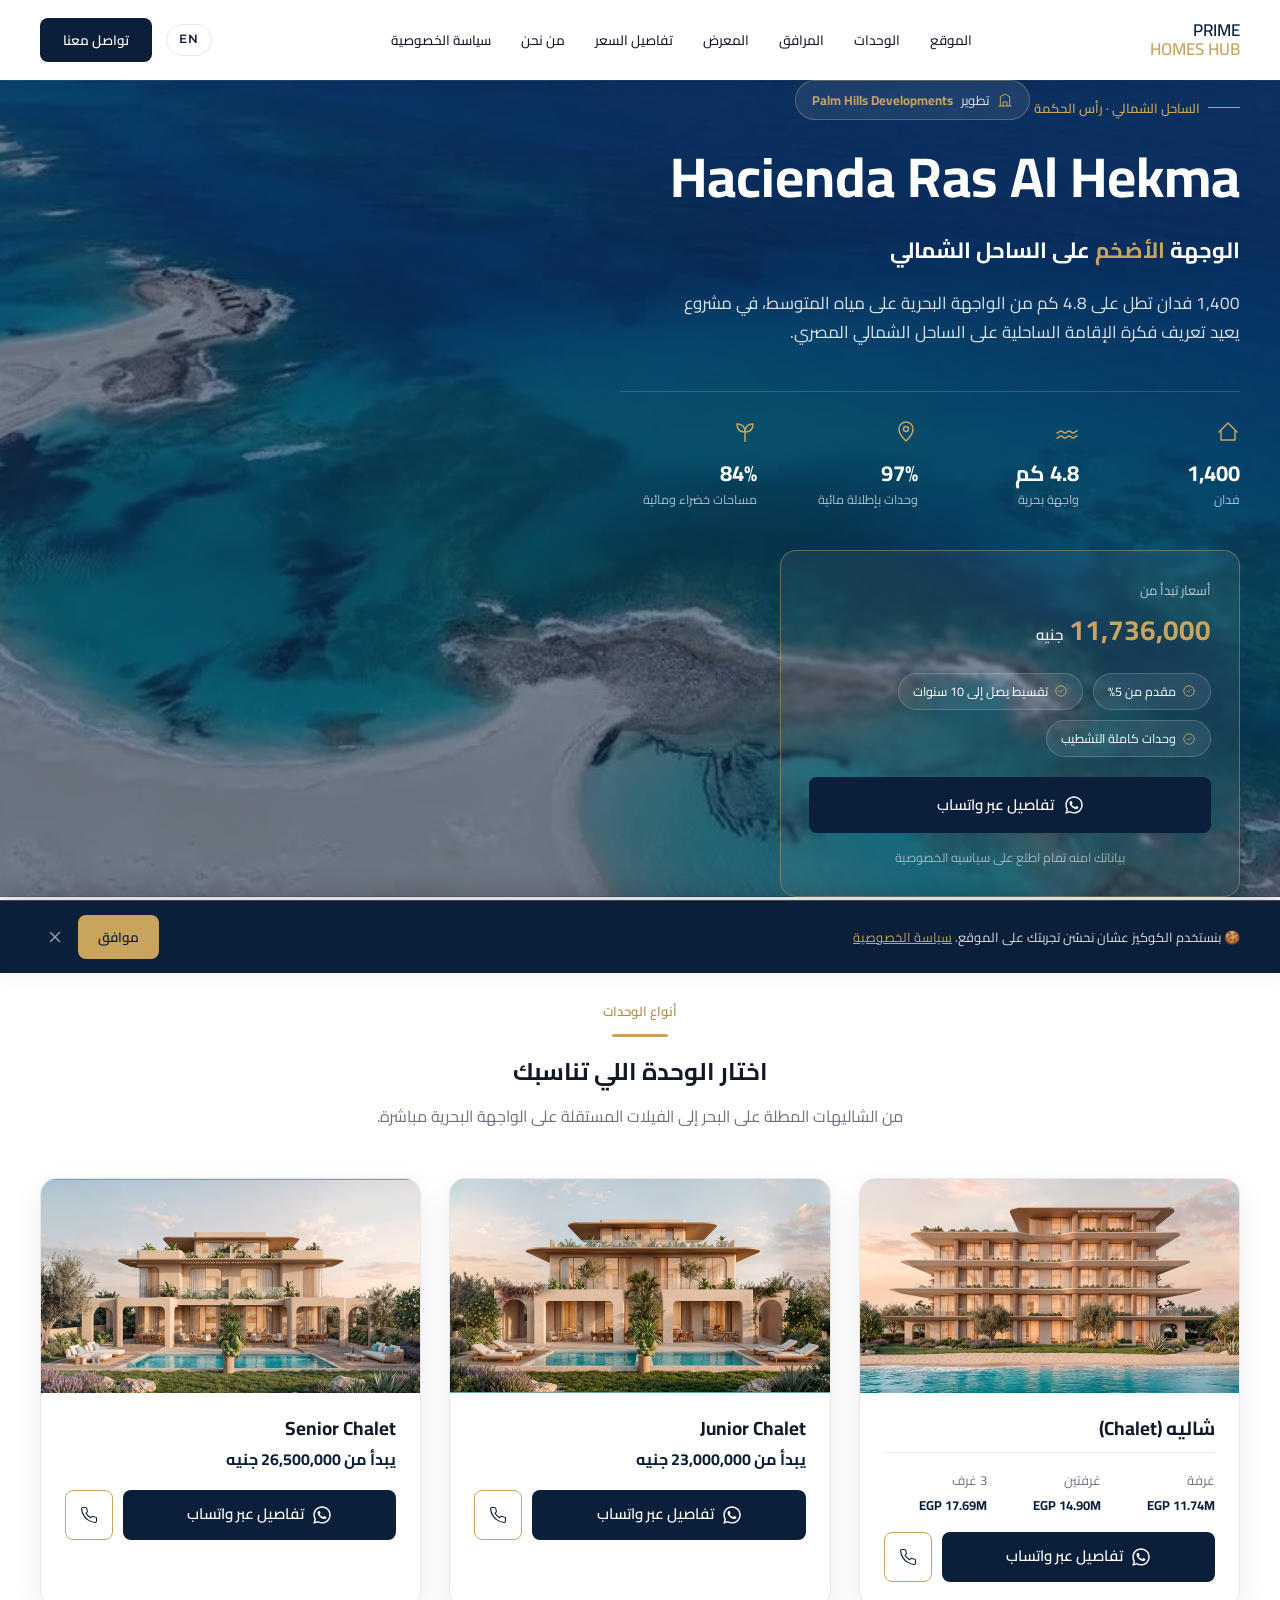
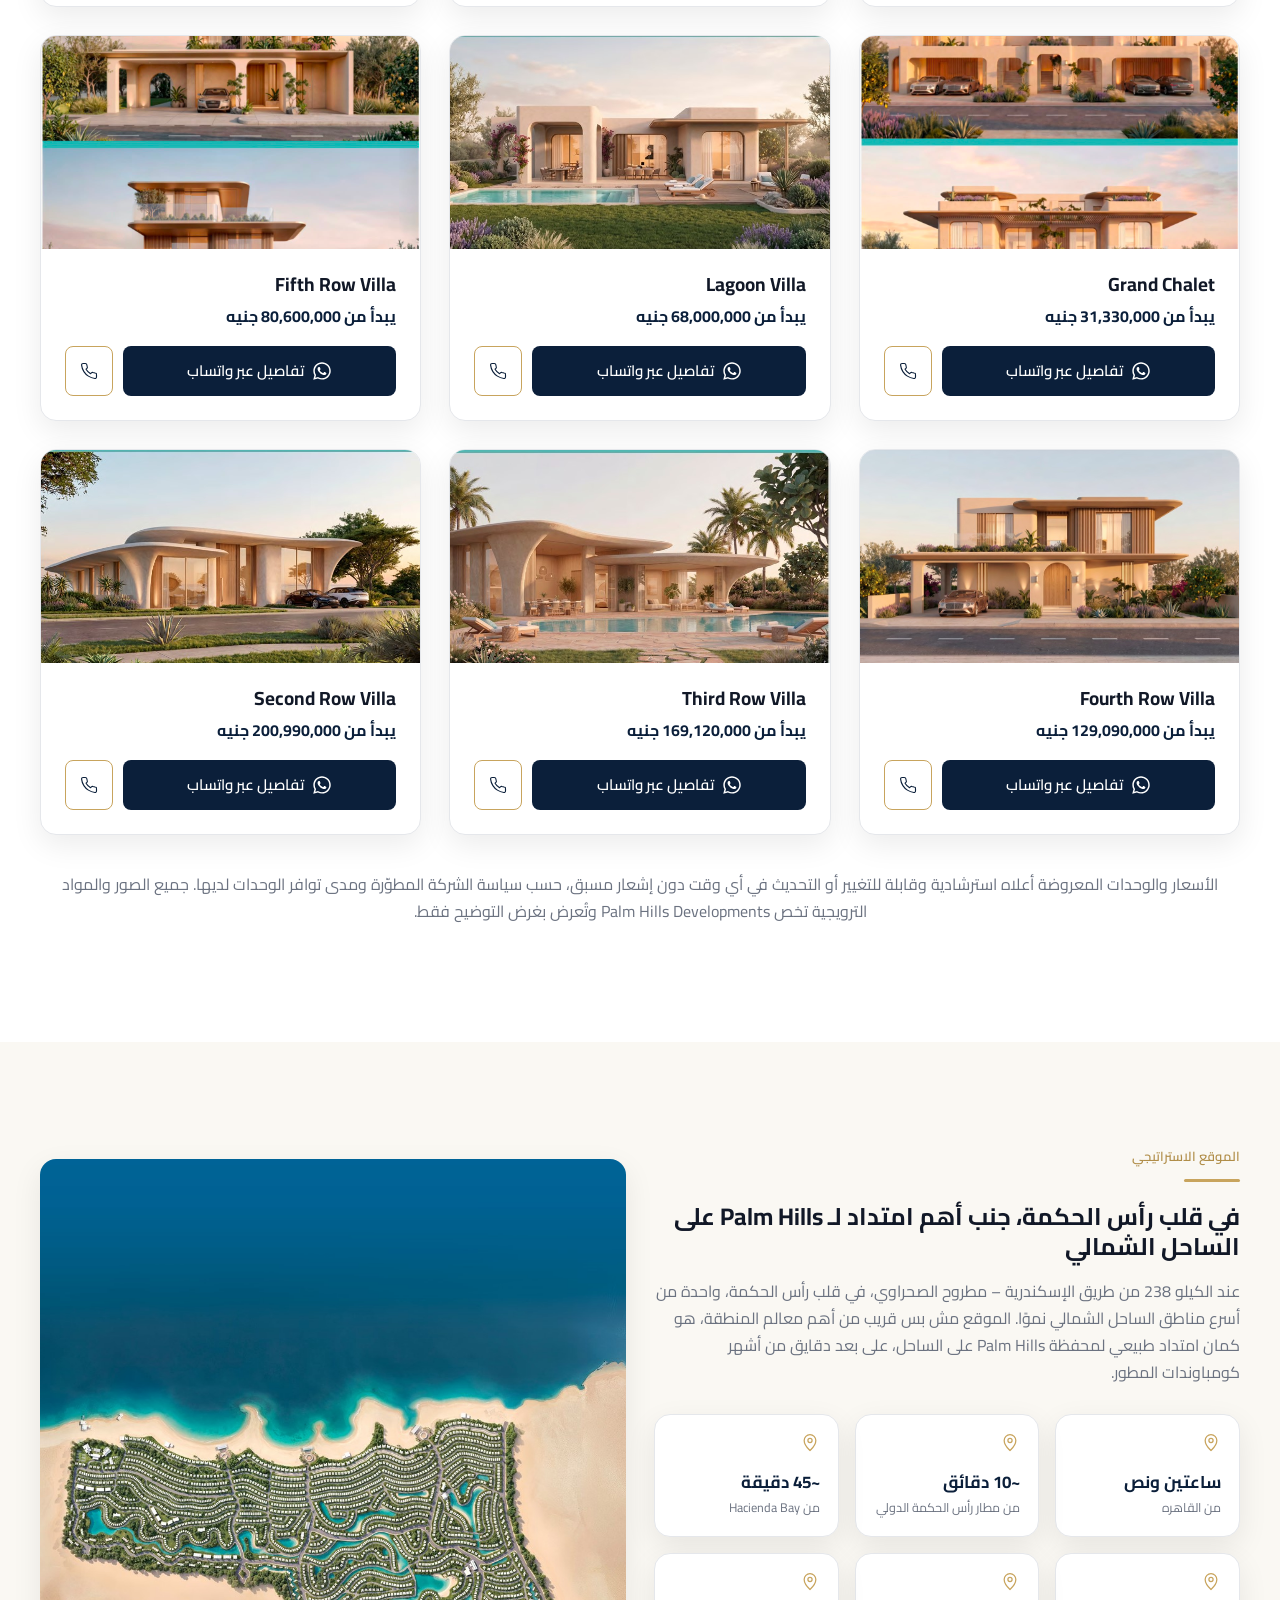
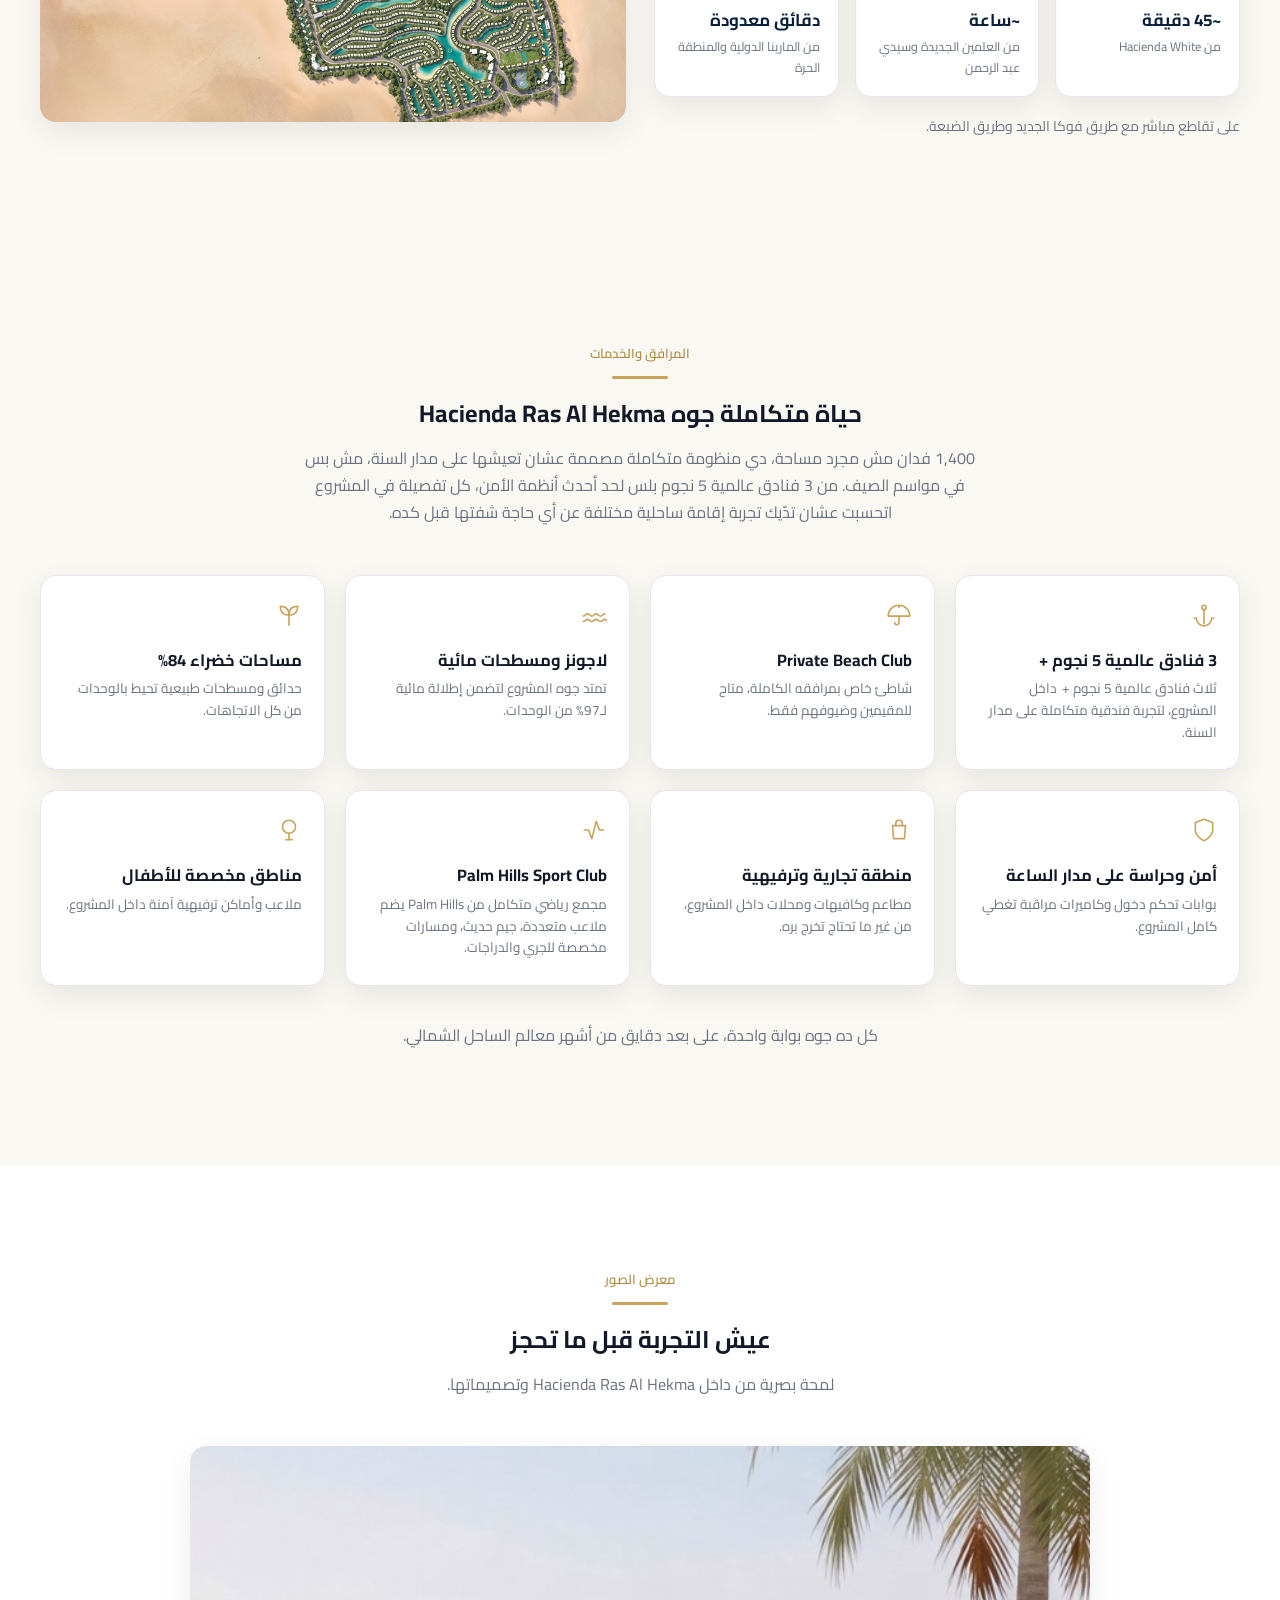
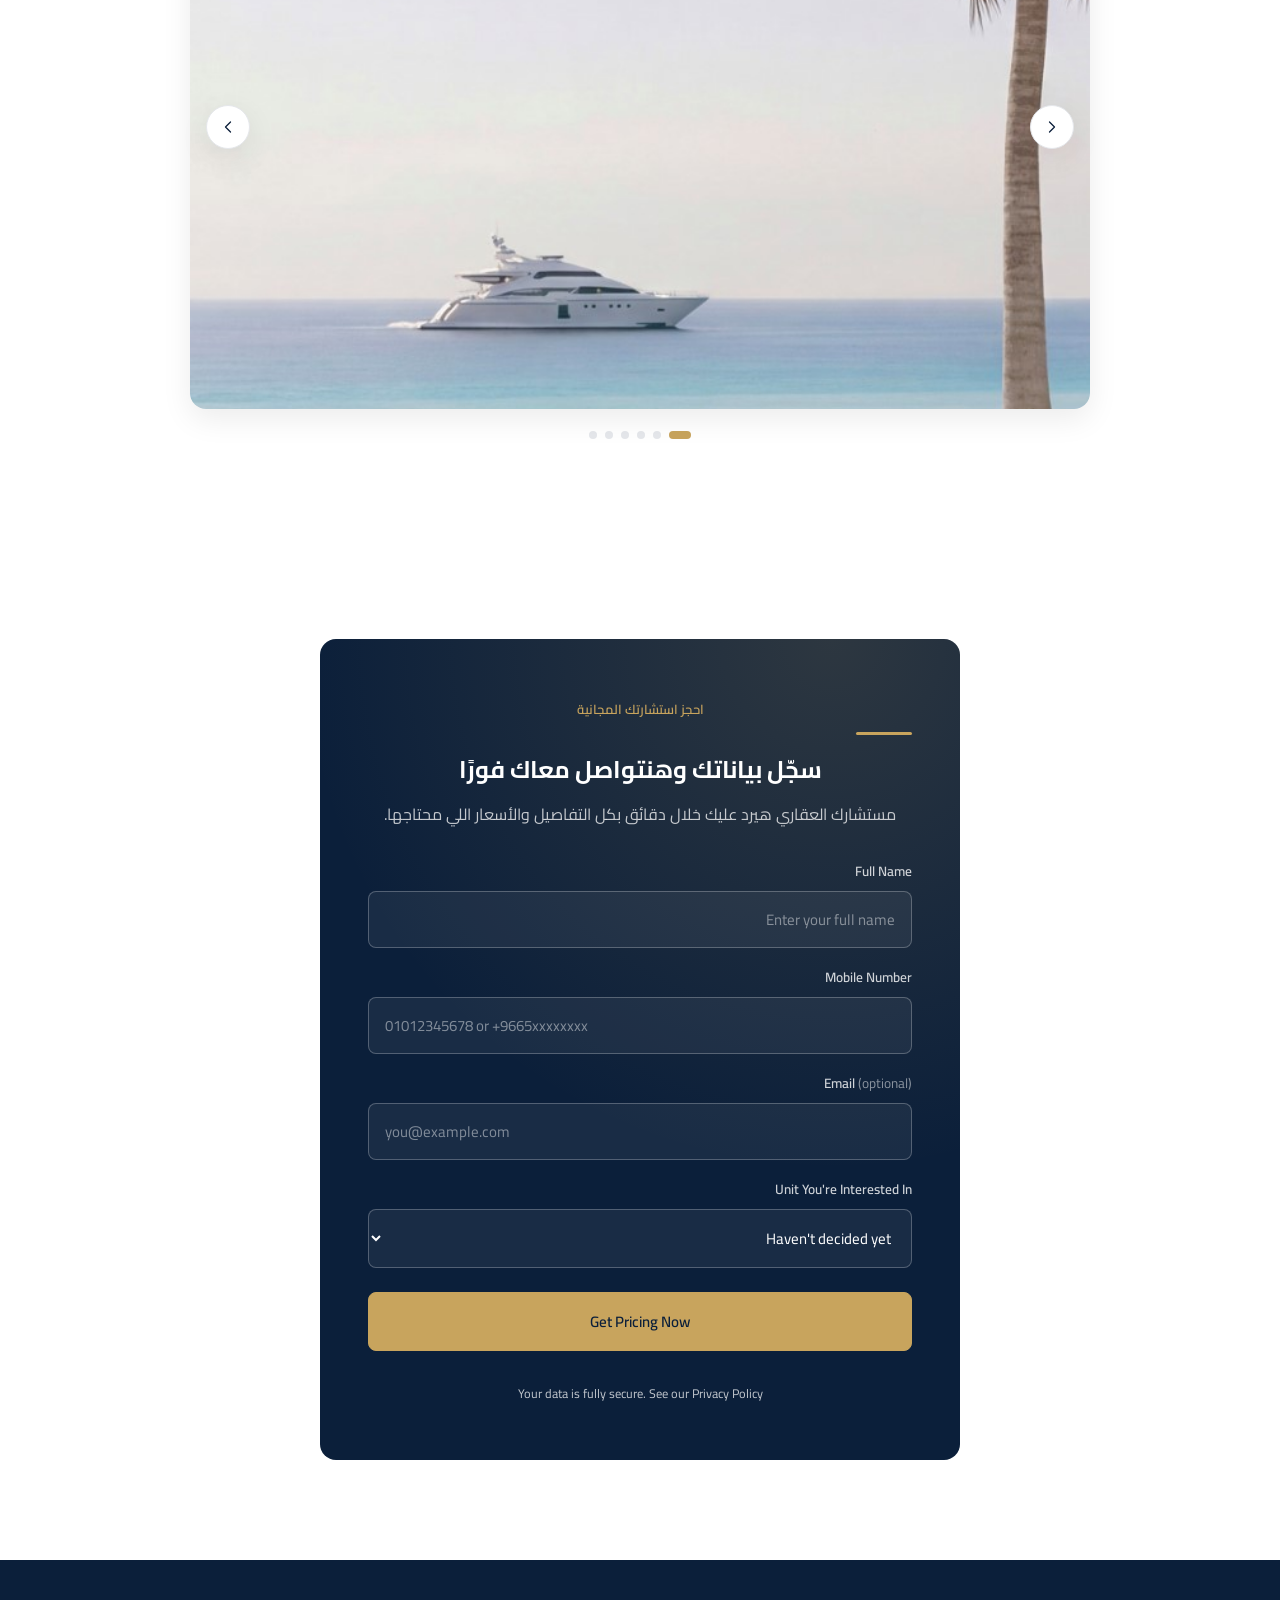
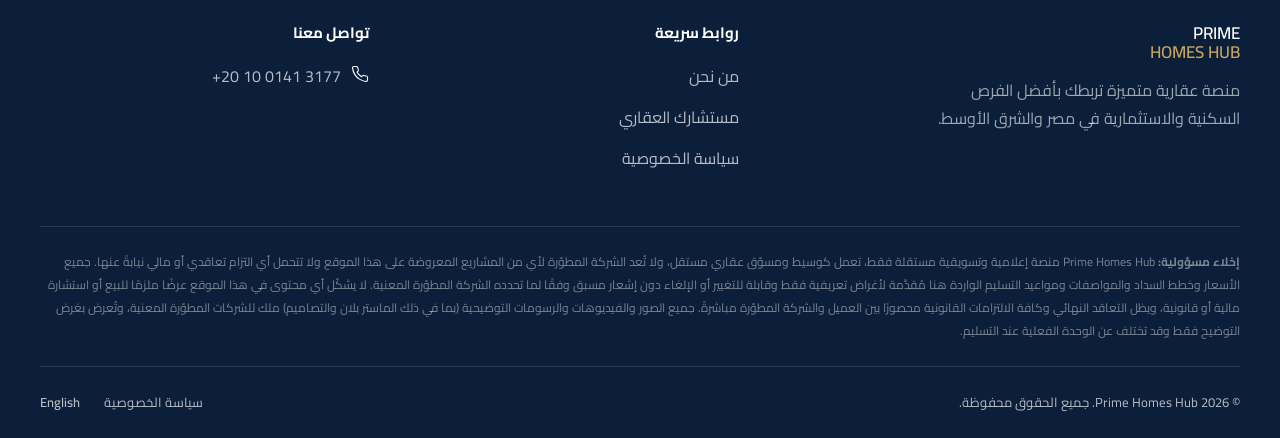
<file: hacienda-ras-al-hekma.html>
<!DOCTYPE html>
<html lang="ar" dir="rtl">
<head>
<!-- Google Tag Manager -->
<script>(function(w,d,s,l,i){w[l]=w[l]||[];w[l].push({'gtm.start':
new Date().getTime(),event:'gtm.js'});var f=d.getElementsByTagName(s)[0],
j=d.createElement(s),dl=l!='dataLayer'?'&l='+l:'';j.async=true;j.src=
'https://www.googletagmanager.com/gtm.js?id='+i+dl;f.parentNode.insertBefore(j,f);
})(window,document,'script','dataLayer','GTM-5STWXWQM');</script>
<!-- End Google Tag Manager -->
<meta charset="UTF-8">
<meta name="viewport" content="width=device-width, initial-scale=1.0">
<title>برايم هومز هب - هاسيندا رأس الحكمة من بالم هيلز</title>
<meta name="description" content="Hacienda Ras Al Hekma، 1,400 فدان و4.8 كم واجهة بحرية على الساحل الشمالي. مقدم من 5% وتقسيط حتى 10 سنوات. تواصل مع مستشارك العقاري الآن.">
<link rel="icon" href="images/favicon.svg" type="image/svg+xml">
<link rel="stylesheet" href="css/style.css?v=20260825">
</head>
<body>
<!-- Google Tag Manager (noscript) -->
<noscript><iframe src="https://www.googletagmanager.com/ns.html?id=GTM-5STWXWQM"
height="0" width="0" style="display:none;visibility:hidden"></iframe></noscript>
<!-- End Google Tag Manager (noscript) -->

<!-- ================= NAVBAR ================= -->
<!--
  صفحة لاندنج (إعلانات) - الناف بار هنا مقصود يبقى محصور في سكاشن الصفحة دي بس،
  غير "من نحن" و"سياسة الخصوصية" اللي بيفتحوا في تاب جديد (تاب تعريف/امتثال) عشان
  الزائر يفضل على صفحة الهبوط. لما نضيف سكاشن جديدة في الخطوات الجاية، نضيف لينكاتها هنا.
-->
<header class="navbar">
  <div class="container">
    <span class="logo" aria-label="Prime Homes Hub">
      <span class="l1">PRIME</span><span class="l2">HOMES HUB</span>
    </span>

    <nav class="nav-links">
      <a href="#location">الموقع</a>
      <a href="#units">الوحدات</a>
      <a href="#amenities">المرافق</a>
      <a href="#gallery">المعرض</a>
      <a href="#offer">تفاصيل السعر</a>
      <a href="index.html#about" target="_blank" rel="noopener">من نحن</a>
      <a href="privacy-policy.html" target="_blank" rel="noopener">سياسة الخصوصية</a>
    </nav>

    <div class="nav-right">
      <a href="en/hacienda-ras-al-hekma.html" class="lang-switch">EN</a>
      <a href="#offer" class="btn btn-primary">تواصل معنا</a>
      <input type="checkbox" id="nav-toggle" class="nav-toggle">
      <label for="nav-toggle" class="nav-toggle-label" aria-label="فتح القائمة">
        <span></span><span></span><span></span>
      </label>
    </div>

    <div class="mobile-menu">
      <a href="#location">الموقع</a>
      <a href="#units">الوحدات</a>
      <a href="#amenities">المرافق</a>
      <a href="#gallery">المعرض</a>
      <a href="#offer">تفاصيل السعر</a>
      <a href="index.html#about" target="_blank" rel="noopener">من نحن</a>
      <a href="privacy-policy.html" target="_blank" rel="noopener">سياسة الخصوصية</a>
      <a href="en/hacienda-ras-al-hekma.html">English</a>
      <a href="#offer" class="btn btn-primary btn-block">تواصل معنا</a>
    </div>
  </div>
</header>
<div class="nav-backdrop"></div>

<!-- ================= HERO ================= -->
<section class="hero hero-photo" style="background-image:linear-gradient(rgba(11,31,58,0.55), rgba(11,31,58,0.55)), url('images/hacienda-ras-al-hekma-cover.webp');">
  <div class="container">
    <div class="hero-content">
      <span class="hero-eyebrow">الساحل الشمالي · رأس الحكمة</span>
      <div class="developer-badge">
        <svg class="icon icon-gold" viewBox="0 0 24 24"><path d="M3 21h18M5 21V7l7-4 7 4v14M9 21v-6h6v6" stroke-linecap="round" stroke-linejoin="round"/></svg>
        تطوير <strong>Palm Hills Developments</strong>
      </div>
      <h1>Hacienda Ras Al Hekma</h1>
      <div class="hero-tagline">الوجهة <span class="accent">الأضخم</span> على الساحل الشمالي</div>
      <p class="lead">
        1,400 فدان تطل على 4.8 كم من الواجهة البحرية على مياه المتوسط، في مشروع يعيد تعريف فكرة
        الإقامة الساحلية على الساحل الشمالي المصري.
      </p>

      <div class="hero-highlights">
        <div class="highlight-item">
          <svg class="icon" viewBox="0 0 24 24"><path d="M3 12l9-9 9 9" stroke-linecap="round" stroke-linejoin="round"/><path d="M5 10v10h14V10" stroke-linejoin="round"/></svg>
          <div class="h-num">1,400</div>
          <div class="h-label">فدان</div>
        </div>
        <div class="highlight-item">
          <svg class="icon" viewBox="0 0 24 24"><path d="M2 18c2 0 2-2 4-2s2 2 4 2 2-2 4-2 2 2 4 2 2-2 4-2" stroke-linecap="round" stroke-linejoin="round"/><path d="M2 13c2 0 2-2 4-2s2 2 4 2 2-2 4-2 2 2 4 2 2-2 4-2" stroke-linecap="round" stroke-linejoin="round"/></svg>
          <div class="h-num">4.8 كم</div>
          <div class="h-label">واجهة بحرية</div>
        </div>
        <div class="highlight-item">
          <svg class="icon" viewBox="0 0 24 24"><path d="M12 21s7-6.5 7-12a7 7 0 10-14 0c0 5.5 7 12 7 12z"/><circle cx="12" cy="9" r="2.5"/></svg>
          <div class="h-num">97%</div>
          <div class="h-label">وحدات بإطلالة مائية</div>
        </div>
        <div class="highlight-item">
          <svg class="icon" viewBox="0 0 24 24"><path d="M12 22V12M12 12C7 12 4 9 4 4c5 0 8 3 8 8zM12 12c0-5 3-8 8-8 0 5-3 8-8 8z"/></svg>
          <div class="h-num">84%</div>
          <div class="h-label">مساحات خضراء ومائية</div>
        </div>
      </div>

      <div class="hero-offer" id="offer">
        <div class="hero-offer-price">
          <span class="price-label">أسعار تبدأ من</span>
          <span class="price-value">11,736,000 <small>جنيه</small></span>
        </div>

        <div class="hero-offer-terms">
          <span>
            <svg class="icon" viewBox="0 0 24 24"><path d="M9 12l2 2 4-4" stroke-linecap="round" stroke-linejoin="round"/><circle cx="12" cy="12" r="9"/></svg>
            مقدم من 5%
          </span>
          <span>
            <svg class="icon" viewBox="0 0 24 24"><path d="M9 12l2 2 4-4" stroke-linecap="round" stroke-linejoin="round"/><circle cx="12" cy="12" r="9"/></svg>
            تقسيط يصل إلى 10 سنوات
          </span>
          <span>
            <svg class="icon" viewBox="0 0 24 24"><path d="M9 12l2 2 4-4" stroke-linecap="round" stroke-linejoin="round"/><circle cx="12" cy="12" r="9"/></svg>
            وحدات كاملة التشطيب
          </span>
        </div>

        <a href="https://wa.me/201001413177?text=%D9%85%D8%B1%D8%AD%D8%A8%D9%8B%D8%A7%D8%8C%20%D8%AD%D8%A7%D8%A8%D8%A8%20%D8%A3%D8%B9%D8%B1%D9%81%20%D8%AA%D9%81%D8%A7%D8%B5%D9%8A%D9%84%20%D8%A3%D9%83%D8%AA%D8%B1%20%D8%B9%D9%86%20%D9%85%D8%B4%D8%B1%D9%88%D8%B9%20Hacienda%20Ras%20Al%20Hekma" class="btn btn-primary btn-block hero-offer-cta">
          <svg class="icon-wa" viewBox="0 0 448 512"><path d="M380.9 97.1C339 55.1 283.2 32 223.9 32c-122.4 0-222 99.6-222 222 0 39.1 10.2 77.3 29.6 111L0 480l117.7-30.9c32.4 17.7 68.9 27 106.1 27h.1c122.3 0 224.1-99.6 224.1-222 0-59.3-25.2-115-67.1-157zm-157 341.6c-33.2 0-65.7-8.9-94-25.7l-6.7-4-69.8 18.3L72 359.2l-4.4-7c-18.5-29.4-28.2-63.3-28.2-98.2 0-101.7 82.8-184.5 184.6-184.5 49.3 0 95.6 19.2 130.4 54.1 34.8 34.9 56.2 81.2 56.1 130.5 0 101.8-84.9 184.6-186.6 184.6zm101.2-138.2c-5.5-2.8-32.8-16.2-37.9-18-5.1-1.9-8.8-2.8-12.5 2.8-3.7 5.6-14.3 18-17.6 21.8-3.2 3.7-6.5 4.2-12 1.4-32.6-16.3-54-29.1-75.5-66-5.7-9.8 5.7-9.1 16.3-30.3 1.8-3.7.9-6.9-.5-9.7-1.4-2.8-12.5-30.1-17.1-41.2-4.5-10.8-9.1-9.3-12.5-9.5-3.2-.2-6.9-.2-10.6-.2-3.7 0-9.7 1.4-14.8 6.9-5.1 5.6-19.4 19-19.4 46.3 0 27.3 19.9 53.7 22.6 57.4 2.8 3.7 39.1 59.7 94.8 83.8 35.2 15.2 49 16.5 66.6 13.9 10.7-1.6 32.8-13.4 37.4-26.4 4.6-13 4.6-24.1 3.2-26.4-1.3-2.5-5-3.9-10.5-6.6z"/></svg>
         تفاصيل عبر واتساب
        </a>
        <p class="hero-offer-note">بياناتك امنه تمام اطلع على <a href="privacy-policy.html" target="_blank" rel="noopener"> سياسيه الخصوصية</a></p>
      </div>
    </div>
  </div>
</section>

<!-- ================= PROPERTY TYPES ================= -->
<section id="units" class="section section-white">
  <div class="container">
    <div class="section-head center">
      <span class="section-tag">أنواع الوحدات</span>
      <div class="divider-gold"></div>
      <h2>اختار الوحدة اللي تناسبك</h2>
      <p>من الشاليهات المطلة على البحر إلى الفيلات المستقلة على الواجهة البحرية مباشرة.</p>
    </div>

    <div class="grid grid-3">

      <div class="property-card">
        <div class="thumb" style="background-image:url('images/unit-chalet.jpg');background-size:cover;background-position:center;"></div>
        <div class="body">
          <h3>شاليه (Chalet)</h3>
          <div class="meta meta-pricing">
            <span>غرفة <b>EGP 11.74M</b></span>
            <span>غرفتين <b>EGP 14.90M</b></span>
            <span>3 غرف <b>EGP 17.69M</b></span>
          </div>
          <div class="cta-row">
            <a href="https://wa.me/201001413177?text=%D9%85%D8%B1%D8%AD%D8%A8%D9%8B%D8%A7%D8%8C%20%D8%AD%D8%A7%D8%A8%D8%A8%20%D8%A3%D8%B9%D8%B1%D9%81%20%D8%AA%D9%81%D8%A7%D8%B5%D9%8A%D9%84%20%D8%A3%D9%83%D8%AA%D8%B1%20%D8%B9%D9%86%20Chalet%20%D9%81%D9%8A%20%D9%85%D8%B4%D8%B1%D9%88%D8%B9%20Hacienda%20Ras%20Al%20Hekma" class="btn btn-primary">
            <svg class="icon-wa" viewBox="0 0 448 512"><path d="M380.9 97.1C339 55.1 283.2 32 223.9 32c-122.4 0-222 99.6-222 222 0 39.1 10.2 77.3 29.6 111L0 480l117.7-30.9c32.4 17.7 68.9 27 106.1 27h.1c122.3 0 224.1-99.6 224.1-222 0-59.3-25.2-115-67.1-157zm-157 341.6c-33.2 0-65.7-8.9-94-25.7l-6.7-4-69.8 18.3L72 359.2l-4.4-7c-18.5-29.4-28.2-63.3-28.2-98.2 0-101.7 82.8-184.5 184.6-184.5 49.3 0 95.6 19.2 130.4 54.1 34.8 34.9 56.2 81.2 56.1 130.5 0 101.8-84.9 184.6-186.6 184.6zm101.2-138.2c-5.5-2.8-32.8-16.2-37.9-18-5.1-1.9-8.8-2.8-12.5 2.8-3.7 5.6-14.3 18-17.6 21.8-3.2 3.7-6.5 4.2-12 1.4-32.6-16.3-54-29.1-75.5-66-5.7-9.8 5.7-9.1 16.3-30.3 1.8-3.7.9-6.9-.5-9.7-1.4-2.8-12.5-30.1-17.1-41.2-4.5-10.8-9.1-9.3-12.5-9.5-3.2-.2-6.9-.2-10.6-.2-3.7 0-9.7 1.4-14.8 6.9-5.1 5.6-19.4 19-19.4 46.3 0 27.3 19.9 53.7 22.6 57.4 2.8 3.7 39.1 59.7 94.8 83.8 35.2 15.2 49 16.5 66.6 13.9 10.7-1.6 32.8-13.4 37.4-26.4 4.6-13 4.6-24.1 3.2-26.4-1.3-2.5-5-3.9-10.5-6.6z"/></svg>
            تفاصيل عبر واتساب
          </a>
            <a href="tel:+201001413177" class="btn btn-secondary btn-call" aria-label="اتصال مباشر">
              <svg class="icon" viewBox="0 0 24 24"><path d="M22 16.92v3a2 2 0 01-2.18 2 19.8 19.8 0 01-8.63-3.07 19.5 19.5 0 01-6-6A19.8 19.8 0 012.12 4.18 2 2 0 014.11 2h3a2 2 0 012 1.72c.12.9.32 1.78.6 2.63a2 2 0 01-.45 2.11L8.09 9.63a16 16 0 006 6l1.17-1.17a2 2 0 012.11-.45c.85.28 1.73.48 2.63.6A2 2 0 0122 16.92z" stroke-linecap="round" stroke-linejoin="round"/></svg>
            </a>
          </div>
        </div>
      </div>

      <div class="property-card">
        <div class="thumb" style="background-image:url('images/unit-junior-chalet.jpg');background-size:cover;background-position:center;"></div>
        <div class="body">
          <h3>Junior Chalet</h3>
          <div class="price">يبدأ من 23,000,000 جنيه</div>
          <div class="cta-row">
            <a href="https://wa.me/201001413177?text=%D9%85%D8%B1%D8%AD%D8%A8%D9%8B%D8%A7%D8%8C%20%D8%AD%D8%A7%D8%A8%D8%A8%20%D8%A3%D8%B9%D8%B1%D9%81%20%D8%AA%D9%81%D8%A7%D8%B5%D9%8A%D9%84%20%D8%A3%D9%83%D8%AA%D8%B1%20%D8%B9%D9%86%20Junior%20Chalet%20%D9%81%D9%8A%20%D9%85%D8%B4%D8%B1%D9%88%D8%B9%20Hacienda%20Ras%20Al%20Hekma" class="btn btn-primary">
            <svg class="icon-wa" viewBox="0 0 448 512"><path d="M380.9 97.1C339 55.1 283.2 32 223.9 32c-122.4 0-222 99.6-222 222 0 39.1 10.2 77.3 29.6 111L0 480l117.7-30.9c32.4 17.7 68.9 27 106.1 27h.1c122.3 0 224.1-99.6 224.1-222 0-59.3-25.2-115-67.1-157zm-157 341.6c-33.2 0-65.7-8.9-94-25.7l-6.7-4-69.8 18.3L72 359.2l-4.4-7c-18.5-29.4-28.2-63.3-28.2-98.2 0-101.7 82.8-184.5 184.6-184.5 49.3 0 95.6 19.2 130.4 54.1 34.8 34.9 56.2 81.2 56.1 130.5 0 101.8-84.9 184.6-186.6 184.6zm101.2-138.2c-5.5-2.8-32.8-16.2-37.9-18-5.1-1.9-8.8-2.8-12.5 2.8-3.7 5.6-14.3 18-17.6 21.8-3.2 3.7-6.5 4.2-12 1.4-32.6-16.3-54-29.1-75.5-66-5.7-9.8 5.7-9.1 16.3-30.3 1.8-3.7.9-6.9-.5-9.7-1.4-2.8-12.5-30.1-17.1-41.2-4.5-10.8-9.1-9.3-12.5-9.5-3.2-.2-6.9-.2-10.6-.2-3.7 0-9.7 1.4-14.8 6.9-5.1 5.6-19.4 19-19.4 46.3 0 27.3 19.9 53.7 22.6 57.4 2.8 3.7 39.1 59.7 94.8 83.8 35.2 15.2 49 16.5 66.6 13.9 10.7-1.6 32.8-13.4 37.4-26.4 4.6-13 4.6-24.1 3.2-26.4-1.3-2.5-5-3.9-10.5-6.6z"/></svg>
            تفاصيل عبر واتساب
          </a>
            <a href="tel:+201001413177" class="btn btn-secondary btn-call" aria-label="اتصال مباشر">
              <svg class="icon" viewBox="0 0 24 24"><path d="M22 16.92v3a2 2 0 01-2.18 2 19.8 19.8 0 01-8.63-3.07 19.5 19.5 0 01-6-6A19.8 19.8 0 012.12 4.18 2 2 0 014.11 2h3a2 2 0 012 1.72c.12.9.32 1.78.6 2.63a2 2 0 01-.45 2.11L8.09 9.63a16 16 0 006 6l1.17-1.17a2 2 0 012.11-.45c.85.28 1.73.48 2.63.6A2 2 0 0122 16.92z" stroke-linecap="round" stroke-linejoin="round"/></svg>
            </a>
          </div>
        </div>
      </div>

      <div class="property-card">
        <div class="thumb" style="background-image:url('images/unit-senior-chalet.jpg');background-size:cover;background-position:center;"></div>
        <div class="body">
          <h3>Senior Chalet</h3>
          <div class="price">يبدأ من 26,500,000 جنيه</div>
          <div class="cta-row">
            <a href="https://wa.me/201001413177?text=%D9%85%D8%B1%D8%AD%D8%A8%D9%8B%D8%A7%D8%8C%20%D8%AD%D8%A7%D8%A8%D8%A8%20%D8%A3%D8%B9%D8%B1%D9%81%20%D8%AA%D9%81%D8%A7%D8%B5%D9%8A%D9%84%20%D8%A3%D9%83%D8%AA%D8%B1%20%D8%B9%D9%86%20Senior%20Chalet%20%D9%81%D9%8A%20%D9%85%D8%B4%D8%B1%D9%88%D8%B9%20Hacienda%20Ras%20Al%20Hekma" class="btn btn-primary">
            <svg class="icon-wa" viewBox="0 0 448 512"><path d="M380.9 97.1C339 55.1 283.2 32 223.9 32c-122.4 0-222 99.6-222 222 0 39.1 10.2 77.3 29.6 111L0 480l117.7-30.9c32.4 17.7 68.9 27 106.1 27h.1c122.3 0 224.1-99.6 224.1-222 0-59.3-25.2-115-67.1-157zm-157 341.6c-33.2 0-65.7-8.9-94-25.7l-6.7-4-69.8 18.3L72 359.2l-4.4-7c-18.5-29.4-28.2-63.3-28.2-98.2 0-101.7 82.8-184.5 184.6-184.5 49.3 0 95.6 19.2 130.4 54.1 34.8 34.9 56.2 81.2 56.1 130.5 0 101.8-84.9 184.6-186.6 184.6zm101.2-138.2c-5.5-2.8-32.8-16.2-37.9-18-5.1-1.9-8.8-2.8-12.5 2.8-3.7 5.6-14.3 18-17.6 21.8-3.2 3.7-6.5 4.2-12 1.4-32.6-16.3-54-29.1-75.5-66-5.7-9.8 5.7-9.1 16.3-30.3 1.8-3.7.9-6.9-.5-9.7-1.4-2.8-12.5-30.1-17.1-41.2-4.5-10.8-9.1-9.3-12.5-9.5-3.2-.2-6.9-.2-10.6-.2-3.7 0-9.7 1.4-14.8 6.9-5.1 5.6-19.4 19-19.4 46.3 0 27.3 19.9 53.7 22.6 57.4 2.8 3.7 39.1 59.7 94.8 83.8 35.2 15.2 49 16.5 66.6 13.9 10.7-1.6 32.8-13.4 37.4-26.4 4.6-13 4.6-24.1 3.2-26.4-1.3-2.5-5-3.9-10.5-6.6z"/></svg>
            تفاصيل عبر واتساب
          </a>
            <a href="tel:+201001413177" class="btn btn-secondary btn-call" aria-label="اتصال مباشر">
              <svg class="icon" viewBox="0 0 24 24"><path d="M22 16.92v3a2 2 0 01-2.18 2 19.8 19.8 0 01-8.63-3.07 19.5 19.5 0 01-6-6A19.8 19.8 0 012.12 4.18 2 2 0 014.11 2h3a2 2 0 012 1.72c.12.9.32 1.78.6 2.63a2 2 0 01-.45 2.11L8.09 9.63a16 16 0 006 6l1.17-1.17a2 2 0 012.11-.45c.85.28 1.73.48 2.63.6A2 2 0 0122 16.92z" stroke-linecap="round" stroke-linejoin="round"/></svg>
            </a>
          </div>
        </div>
      </div>

      <div class="property-card">
        <div class="thumb" style="background-image:url('asset/%D8%AC%D8%B1%D8%A7%D9%86%D8%AF%20%D8%B4%D8%A7%D9%84%D9%8A%D9%87.jpeg');background-size:cover;background-position:center;"></div>
        <div class="body">
          <h3>Grand Chalet</h3>
          <div class="price">يبدأ من 31,330,000 جنيه</div>
          <div class="cta-row">
            <a href="https://wa.me/201001413177?text=%D9%85%D8%B1%D8%AD%D8%A8%D9%8B%D8%A7%D8%8C%20%D8%AD%D8%A7%D8%A8%D8%A8%20%D8%A3%D8%B9%D8%B1%D9%81%20%D8%AA%D9%81%D8%A7%D8%B5%D9%8A%D9%84%20%D8%A3%D9%83%D8%AA%D8%B1%20%D8%B9%D9%86%20Grand%20Chalet%20%D9%81%D9%8A%20%D9%85%D8%B4%D8%B1%D9%88%D8%B9%20Hacienda%20Ras%20Al%20Hekma" class="btn btn-primary">
            <svg class="icon-wa" viewBox="0 0 448 512"><path d="M380.9 97.1C339 55.1 283.2 32 223.9 32c-122.4 0-222 99.6-222 222 0 39.1 10.2 77.3 29.6 111L0 480l117.7-30.9c32.4 17.7 68.9 27 106.1 27h.1c122.3 0 224.1-99.6 224.1-222 0-59.3-25.2-115-67.1-157zm-157 341.6c-33.2 0-65.7-8.9-94-25.7l-6.7-4-69.8 18.3L72 359.2l-4.4-7c-18.5-29.4-28.2-63.3-28.2-98.2 0-101.7 82.8-184.5 184.6-184.5 49.3 0 95.6 19.2 130.4 54.1 34.8 34.9 56.2 81.2 56.1 130.5 0 101.8-84.9 184.6-186.6 184.6zm101.2-138.2c-5.5-2.8-32.8-16.2-37.9-18-5.1-1.9-8.8-2.8-12.5 2.8-3.7 5.6-14.3 18-17.6 21.8-3.2 3.7-6.5 4.2-12 1.4-32.6-16.3-54-29.1-75.5-66-5.7-9.8 5.7-9.1 16.3-30.3 1.8-3.7.9-6.9-.5-9.7-1.4-2.8-12.5-30.1-17.1-41.2-4.5-10.8-9.1-9.3-12.5-9.5-3.2-.2-6.9-.2-10.6-.2-3.7 0-9.7 1.4-14.8 6.9-5.1 5.6-19.4 19-19.4 46.3 0 27.3 19.9 53.7 22.6 57.4 2.8 3.7 39.1 59.7 94.8 83.8 35.2 15.2 49 16.5 66.6 13.9 10.7-1.6 32.8-13.4 37.4-26.4 4.6-13 4.6-24.1 3.2-26.4-1.3-2.5-5-3.9-10.5-6.6z"/></svg>
            تفاصيل عبر واتساب
          </a>
            <a href="tel:+201001413177" class="btn btn-secondary btn-call" aria-label="اتصال مباشر">
              <svg class="icon" viewBox="0 0 24 24"><path d="M22 16.92v3a2 2 0 01-2.18 2 19.8 19.8 0 01-8.63-3.07 19.5 19.5 0 01-6-6A19.8 19.8 0 012.12 4.18 2 2 0 014.11 2h3a2 2 0 012 1.72c.12.9.32 1.78.6 2.63a2 2 0 01-.45 2.11L8.09 9.63a16 16 0 006 6l1.17-1.17a2 2 0 012.11-.45c.85.28 1.73.48 2.63.6A2 2 0 0122 16.92z" stroke-linecap="round" stroke-linejoin="round"/></svg>
            </a>
          </div>
        </div>
      </div>

      <div class="property-card">
        <div class="thumb" style="background-image:url('images/unit-lagoon-villa.jpg');background-size:cover;background-position:center;"></div>
        <div class="body">
          <h3>Lagoon Villa</h3>
          <div class="price">يبدأ من 68,000,000 جنيه</div>
          <div class="cta-row">
            <a href="https://wa.me/201001413177?text=%D9%85%D8%B1%D8%AD%D8%A8%D9%8B%D8%A7%D8%8C%20%D8%AD%D8%A7%D8%A8%D8%A8%20%D8%A3%D8%B9%D8%B1%D9%81%20%D8%AA%D9%81%D8%A7%D8%B5%D9%8A%D9%84%20%D8%A3%D9%83%D8%AA%D8%B1%20%D8%B9%D9%86%20Lagoon%20Villa%20%D9%81%D9%8A%20%D9%85%D8%B4%D8%B1%D9%88%D8%B9%20Hacienda%20Ras%20Al%20Hekma" class="btn btn-primary">
            <svg class="icon-wa" viewBox="0 0 448 512"><path d="M380.9 97.1C339 55.1 283.2 32 223.9 32c-122.4 0-222 99.6-222 222 0 39.1 10.2 77.3 29.6 111L0 480l117.7-30.9c32.4 17.7 68.9 27 106.1 27h.1c122.3 0 224.1-99.6 224.1-222 0-59.3-25.2-115-67.1-157zm-157 341.6c-33.2 0-65.7-8.9-94-25.7l-6.7-4-69.8 18.3L72 359.2l-4.4-7c-18.5-29.4-28.2-63.3-28.2-98.2 0-101.7 82.8-184.5 184.6-184.5 49.3 0 95.6 19.2 130.4 54.1 34.8 34.9 56.2 81.2 56.1 130.5 0 101.8-84.9 184.6-186.6 184.6zm101.2-138.2c-5.5-2.8-32.8-16.2-37.9-18-5.1-1.9-8.8-2.8-12.5 2.8-3.7 5.6-14.3 18-17.6 21.8-3.2 3.7-6.5 4.2-12 1.4-32.6-16.3-54-29.1-75.5-66-5.7-9.8 5.7-9.1 16.3-30.3 1.8-3.7.9-6.9-.5-9.7-1.4-2.8-12.5-30.1-17.1-41.2-4.5-10.8-9.1-9.3-12.5-9.5-3.2-.2-6.9-.2-10.6-.2-3.7 0-9.7 1.4-14.8 6.9-5.1 5.6-19.4 19-19.4 46.3 0 27.3 19.9 53.7 22.6 57.4 2.8 3.7 39.1 59.7 94.8 83.8 35.2 15.2 49 16.5 66.6 13.9 10.7-1.6 32.8-13.4 37.4-26.4 4.6-13 4.6-24.1 3.2-26.4-1.3-2.5-5-3.9-10.5-6.6z"/></svg>
            تفاصيل عبر واتساب
          </a>
            <a href="tel:+201001413177" class="btn btn-secondary btn-call" aria-label="اتصال مباشر">
              <svg class="icon" viewBox="0 0 24 24"><path d="M22 16.92v3a2 2 0 01-2.18 2 19.8 19.8 0 01-8.63-3.07 19.5 19.5 0 01-6-6A19.8 19.8 0 012.12 4.18 2 2 0 014.11 2h3a2 2 0 012 1.72c.12.9.32 1.78.6 2.63a2 2 0 01-.45 2.11L8.09 9.63a16 16 0 006 6l1.17-1.17a2 2 0 012.11-.45c.85.28 1.73.48 2.63.6A2 2 0 0122 16.92z" stroke-linecap="round" stroke-linejoin="round"/></svg>
            </a>
          </div>
        </div>
      </div>

      <div class="property-card">
        <div class="thumb" style="background-image:url('asset/%D9%81%D9%8A%D9%84%D8%A7%20%D8%A7%D9%84%D8%B5%D9%81%20%D8%A7%D9%84%D8%AE%D8%A7%D9%85%D8%B3.jpeg');background-size:cover;background-position:center;"></div>
        <div class="body">
          <h3>Fifth Row Villa</h3>
          <div class="price">يبدأ من 80,600,000 جنيه</div>
          <div class="cta-row">
            <a href="https://wa.me/201001413177?text=%D9%85%D8%B1%D8%AD%D8%A8%D9%8B%D8%A7%D8%8C%20%D8%AD%D8%A7%D8%A8%D8%A8%20%D8%A3%D8%B9%D8%B1%D9%81%20%D8%AA%D9%81%D8%A7%D8%B5%D9%8A%D9%84%20%D8%A3%D9%83%D8%AA%D8%B1%20%D8%B9%D9%86%20Fifth%20Row%20Villa%20%D9%81%D9%8A%20%D9%85%D8%B4%D8%B1%D9%88%D8%B9%20Hacienda%20Ras%20Al%20Hekma" class="btn btn-primary">
            <svg class="icon-wa" viewBox="0 0 448 512"><path d="M380.9 97.1C339 55.1 283.2 32 223.9 32c-122.4 0-222 99.6-222 222 0 39.1 10.2 77.3 29.6 111L0 480l117.7-30.9c32.4 17.7 68.9 27 106.1 27h.1c122.3 0 224.1-99.6 224.1-222 0-59.3-25.2-115-67.1-157zm-157 341.6c-33.2 0-65.7-8.9-94-25.7l-6.7-4-69.8 18.3L72 359.2l-4.4-7c-18.5-29.4-28.2-63.3-28.2-98.2 0-101.7 82.8-184.5 184.6-184.5 49.3 0 95.6 19.2 130.4 54.1 34.8 34.9 56.2 81.2 56.1 130.5 0 101.8-84.9 184.6-186.6 184.6zm101.2-138.2c-5.5-2.8-32.8-16.2-37.9-18-5.1-1.9-8.8-2.8-12.5 2.8-3.7 5.6-14.3 18-17.6 21.8-3.2 3.7-6.5 4.2-12 1.4-32.6-16.3-54-29.1-75.5-66-5.7-9.8 5.7-9.1 16.3-30.3 1.8-3.7.9-6.9-.5-9.7-1.4-2.8-12.5-30.1-17.1-41.2-4.5-10.8-9.1-9.3-12.5-9.5-3.2-.2-6.9-.2-10.6-.2-3.7 0-9.7 1.4-14.8 6.9-5.1 5.6-19.4 19-19.4 46.3 0 27.3 19.9 53.7 22.6 57.4 2.8 3.7 39.1 59.7 94.8 83.8 35.2 15.2 49 16.5 66.6 13.9 10.7-1.6 32.8-13.4 37.4-26.4 4.6-13 4.6-24.1 3.2-26.4-1.3-2.5-5-3.9-10.5-6.6z"/></svg>
            تفاصيل عبر واتساب
          </a>
            <a href="tel:+201001413177" class="btn btn-secondary btn-call" aria-label="اتصال مباشر">
              <svg class="icon" viewBox="0 0 24 24"><path d="M22 16.92v3a2 2 0 01-2.18 2 19.8 19.8 0 01-8.63-3.07 19.5 19.5 0 01-6-6A19.8 19.8 0 012.12 4.18 2 2 0 014.11 2h3a2 2 0 012 1.72c.12.9.32 1.78.6 2.63a2 2 0 01-.45 2.11L8.09 9.63a16 16 0 006 6l1.17-1.17a2 2 0 012.11-.45c.85.28 1.73.48 2.63.6A2 2 0 0122 16.92z" stroke-linecap="round" stroke-linejoin="round"/></svg>
            </a>
          </div>
        </div>
      </div>

      <div class="property-card">
        <div class="thumb" style="background-image:url('asset/coastel%20villa.jpg');background-size:cover;background-position:center;"></div>
        <div class="body">
          <h3>Fourth Row Villa</h3>
          <div class="price">يبدأ من 129,090,000 جنيه</div>
          <div class="cta-row">
            <a href="https://wa.me/201001413177?text=%D9%85%D8%B1%D8%AD%D8%A8%D9%8B%D8%A7%D8%8C%20%D8%AD%D8%A7%D8%A8%D8%A8%20%D8%A3%D8%B9%D8%B1%D9%81%20%D8%AA%D9%81%D8%A7%D8%B5%D9%8A%D9%84%20%D8%A3%D9%83%D8%AA%D8%B1%20%D8%B9%D9%86%20Fourth%20Row%20Villa%20%D9%81%D9%8A%20%D9%85%D8%B4%D8%B1%D9%88%D8%B9%20Hacienda%20Ras%20Al%20Hekma" class="btn btn-primary">
            <svg class="icon-wa" viewBox="0 0 448 512"><path d="M380.9 97.1C339 55.1 283.2 32 223.9 32c-122.4 0-222 99.6-222 222 0 39.1 10.2 77.3 29.6 111L0 480l117.7-30.9c32.4 17.7 68.9 27 106.1 27h.1c122.3 0 224.1-99.6 224.1-222 0-59.3-25.2-115-67.1-157zm-157 341.6c-33.2 0-65.7-8.9-94-25.7l-6.7-4-69.8 18.3L72 359.2l-4.4-7c-18.5-29.4-28.2-63.3-28.2-98.2 0-101.7 82.8-184.5 184.6-184.5 49.3 0 95.6 19.2 130.4 54.1 34.8 34.9 56.2 81.2 56.1 130.5 0 101.8-84.9 184.6-186.6 184.6zm101.2-138.2c-5.5-2.8-32.8-16.2-37.9-18-5.1-1.9-8.8-2.8-12.5 2.8-3.7 5.6-14.3 18-17.6 21.8-3.2 3.7-6.5 4.2-12 1.4-32.6-16.3-54-29.1-75.5-66-5.7-9.8 5.7-9.1 16.3-30.3 1.8-3.7.9-6.9-.5-9.7-1.4-2.8-12.5-30.1-17.1-41.2-4.5-10.8-9.1-9.3-12.5-9.5-3.2-.2-6.9-.2-10.6-.2-3.7 0-9.7 1.4-14.8 6.9-5.1 5.6-19.4 19-19.4 46.3 0 27.3 19.9 53.7 22.6 57.4 2.8 3.7 39.1 59.7 94.8 83.8 35.2 15.2 49 16.5 66.6 13.9 10.7-1.6 32.8-13.4 37.4-26.4 4.6-13 4.6-24.1 3.2-26.4-1.3-2.5-5-3.9-10.5-6.6z"/></svg>
            تفاصيل عبر واتساب
          </a>
            <a href="tel:+201001413177" class="btn btn-secondary btn-call" aria-label="اتصال مباشر">
              <svg class="icon" viewBox="0 0 24 24"><path d="M22 16.92v3a2 2 0 01-2.18 2 19.8 19.8 0 01-8.63-3.07 19.5 19.5 0 01-6-6A19.8 19.8 0 012.12 4.18 2 2 0 014.11 2h3a2 2 0 012 1.72c.12.9.32 1.78.6 2.63a2 2 0 01-.45 2.11L8.09 9.63a16 16 0 006 6l1.17-1.17a2 2 0 012.11-.45c.85.28 1.73.48 2.63.6A2 2 0 0122 16.92z" stroke-linecap="round" stroke-linejoin="round"/></svg>
            </a>
          </div>
        </div>
      </div>

      <div class="property-card">
        <div class="thumb" style="background-image:url('images/unit-third-row-villa.jpg');background-size:cover;background-position:center;"></div>
        <div class="body">
          <h3>Third Row Villa</h3>
          <div class="price">يبدأ من 169,120,000 جنيه</div>
          <div class="cta-row">
            <a href="https://wa.me/201001413177?text=%D9%85%D8%B1%D8%AD%D8%A8%D9%8B%D8%A7%D8%8C%20%D8%AD%D8%A7%D8%A8%D8%A8%20%D8%A3%D8%B9%D8%B1%D9%81%20%D8%AA%D9%81%D8%A7%D8%B5%D9%8A%D9%84%20%D8%A3%D9%83%D8%AA%D8%B1%20%D8%B9%D9%86%20Third%20Row%20Villa%20%D9%81%D9%8A%20%D9%85%D8%B4%D8%B1%D9%88%D8%B9%20Hacienda%20Ras%20Al%20Hekma" class="btn btn-primary">
            <svg class="icon-wa" viewBox="0 0 448 512"><path d="M380.9 97.1C339 55.1 283.2 32 223.9 32c-122.4 0-222 99.6-222 222 0 39.1 10.2 77.3 29.6 111L0 480l117.7-30.9c32.4 17.7 68.9 27 106.1 27h.1c122.3 0 224.1-99.6 224.1-222 0-59.3-25.2-115-67.1-157zm-157 341.6c-33.2 0-65.7-8.9-94-25.7l-6.7-4-69.8 18.3L72 359.2l-4.4-7c-18.5-29.4-28.2-63.3-28.2-98.2 0-101.7 82.8-184.5 184.6-184.5 49.3 0 95.6 19.2 130.4 54.1 34.8 34.9 56.2 81.2 56.1 130.5 0 101.8-84.9 184.6-186.6 184.6zm101.2-138.2c-5.5-2.8-32.8-16.2-37.9-18-5.1-1.9-8.8-2.8-12.5 2.8-3.7 5.6-14.3 18-17.6 21.8-3.2 3.7-6.5 4.2-12 1.4-32.6-16.3-54-29.1-75.5-66-5.7-9.8 5.7-9.1 16.3-30.3 1.8-3.7.9-6.9-.5-9.7-1.4-2.8-12.5-30.1-17.1-41.2-4.5-10.8-9.1-9.3-12.5-9.5-3.2-.2-6.9-.2-10.6-.2-3.7 0-9.7 1.4-14.8 6.9-5.1 5.6-19.4 19-19.4 46.3 0 27.3 19.9 53.7 22.6 57.4 2.8 3.7 39.1 59.7 94.8 83.8 35.2 15.2 49 16.5 66.6 13.9 10.7-1.6 32.8-13.4 37.4-26.4 4.6-13 4.6-24.1 3.2-26.4-1.3-2.5-5-3.9-10.5-6.6z"/></svg>
            تفاصيل عبر واتساب
          </a>
            <a href="tel:+201001413177" class="btn btn-secondary btn-call" aria-label="اتصال مباشر">
              <svg class="icon" viewBox="0 0 24 24"><path d="M22 16.92v3a2 2 0 01-2.18 2 19.8 19.8 0 01-8.63-3.07 19.5 19.5 0 01-6-6A19.8 19.8 0 012.12 4.18 2 2 0 014.11 2h3a2 2 0 012 1.72c.12.9.32 1.78.6 2.63a2 2 0 01-.45 2.11L8.09 9.63a16 16 0 006 6l1.17-1.17a2 2 0 012.11-.45c.85.28 1.73.48 2.63.6A2 2 0 0122 16.92z" stroke-linecap="round" stroke-linejoin="round"/></svg>
            </a>
          </div>
        </div>
      </div>

      <div class="property-card">
        <div class="thumb" style="background-image:url('images/unit-second-row-villa.jpg');background-size:cover;background-position:center;"></div>
        <div class="body">
          <h3>Second Row Villa</h3>
          <div class="price">يبدأ من 200,990,000 جنيه</div>
          <div class="cta-row">
            <a href="https://wa.me/201001413177?text=%D9%85%D8%B1%D8%AD%D8%A8%D9%8B%D8%A7%D8%8C%20%D8%AD%D8%A7%D8%A8%D8%A8%20%D8%A3%D8%B9%D8%B1%D9%81%20%D8%AA%D9%81%D8%A7%D8%B5%D9%8A%D9%84%20%D8%A3%D9%83%D8%AA%D8%B1%20%D8%B9%D9%86%20Second%20Row%20Villa%20%D9%81%D9%8A%20%D9%85%D8%B4%D8%B1%D9%88%D8%B9%20Hacienda%20Ras%20Al%20Hekma" class="btn btn-primary">
            <svg class="icon-wa" viewBox="0 0 448 512"><path d="M380.9 97.1C339 55.1 283.2 32 223.9 32c-122.4 0-222 99.6-222 222 0 39.1 10.2 77.3 29.6 111L0 480l117.7-30.9c32.4 17.7 68.9 27 106.1 27h.1c122.3 0 224.1-99.6 224.1-222 0-59.3-25.2-115-67.1-157zm-157 341.6c-33.2 0-65.7-8.9-94-25.7l-6.7-4-69.8 18.3L72 359.2l-4.4-7c-18.5-29.4-28.2-63.3-28.2-98.2 0-101.7 82.8-184.5 184.6-184.5 49.3 0 95.6 19.2 130.4 54.1 34.8 34.9 56.2 81.2 56.1 130.5 0 101.8-84.9 184.6-186.6 184.6zm101.2-138.2c-5.5-2.8-32.8-16.2-37.9-18-5.1-1.9-8.8-2.8-12.5 2.8-3.7 5.6-14.3 18-17.6 21.8-3.2 3.7-6.5 4.2-12 1.4-32.6-16.3-54-29.1-75.5-66-5.7-9.8 5.7-9.1 16.3-30.3 1.8-3.7.9-6.9-.5-9.7-1.4-2.8-12.5-30.1-17.1-41.2-4.5-10.8-9.1-9.3-12.5-9.5-3.2-.2-6.9-.2-10.6-.2-3.7 0-9.7 1.4-14.8 6.9-5.1 5.6-19.4 19-19.4 46.3 0 27.3 19.9 53.7 22.6 57.4 2.8 3.7 39.1 59.7 94.8 83.8 35.2 15.2 49 16.5 66.6 13.9 10.7-1.6 32.8-13.4 37.4-26.4 4.6-13 4.6-24.1 3.2-26.4-1.3-2.5-5-3.9-10.5-6.6z"/></svg>
            تفاصيل عبر واتساب
          </a>
            <a href="tel:+201001413177" class="btn btn-secondary btn-call" aria-label="اتصال مباشر">
              <svg class="icon" viewBox="0 0 24 24"><path d="M22 16.92v3a2 2 0 01-2.18 2 19.8 19.8 0 01-8.63-3.07 19.5 19.5 0 01-6-6A19.8 19.8 0 012.12 4.18 2 2 0 014.11 2h3a2 2 0 012 1.72c.12.9.32 1.78.6 2.63a2 2 0 01-.45 2.11L8.09 9.63a16 16 0 006 6l1.17-1.17a2 2 0 012.11-.45c.85.28 1.73.48 2.63.6A2 2 0 0122 16.92z" stroke-linecap="round" stroke-linejoin="round"/></svg>
            </a>
          </div>
        </div>
      </div>

    </div>

    <p class="amenities-note">
      الأسعار والوحدات المعروضة أعلاه استرشادية وقابلة للتغيير أو التحديث في أي وقت دون إشعار مسبق، حسب سياسة
      الشركة المطوّرة ومدى توافر الوحدات لديها. جميع الصور والمواد الترويجية تخص Palm Hills Developments
      وتُعرض بغرض التوضيح فقط.
    </p>
  </div>
</section>

<!-- ================= LOCATION ================= -->
<!-- بيانات المسافات (القاهرة/المطار/العلمين) من مصادر سماسرة غير رسمية - محتاجة تأكيد من محمد قبل أي تعديل تاني -->
<section id="location" class="section section-alt">
  <div class="container">
    <div class="grid grid-2 align-center">
      <div>
        <span class="section-tag">الموقع الاستراتيجي</span>
        <div class="divider-gold"></div>
        <h2>في قلب رأس الحكمة، جنب أهم امتداد لـ Palm Hills على الساحل الشمالي</h2>
        <p>
          عند الكيلو 238 من طريق الإسكندرية – مطروح الصحراوي، في قلب رأس الحكمة، واحدة من أسرع مناطق الساحل
          الشمالي نموًا. الموقع مش بس قريب من أهم معالم المنطقة، هو كمان امتداد طبيعي لمحفظة Palm Hills على
          الساحل، على بعد دقايق من أشهر كومباوندات المطور.
        </p>

        <div class="distance-grid">
          <div class="distance-item">
            <svg class="icon icon-gold" viewBox="0 0 24 24"><path d="M12 21s7-6.5 7-12a7 7 0 10-14 0c0 5.5 7 12 7 12z"/><circle cx="12" cy="9" r="2.5"/></svg>
            <div class="d-num">ساعتين ونص</div>
            <div class="d-label">من القاهره</div>
          </div>
          <div class="distance-item">
            <svg class="icon icon-gold" viewBox="0 0 24 24"><path d="M12 21s7-6.5 7-12a7 7 0 10-14 0c0 5.5 7 12 7 12z"/><circle cx="12" cy="9" r="2.5"/></svg>
            <div class="d-num">~10 دقائق</div>
            <div class="d-label">من مطار رأس الحكمة الدولي</div>
          </div>
          <div class="distance-item">
            <svg class="icon icon-gold" viewBox="0 0 24 24"><path d="M12 21s7-6.5 7-12a7 7 0 10-14 0c0 5.5 7 12 7 12z"/><circle cx="12" cy="9" r="2.5"/></svg>
            <div class="d-num">~45 دقيقة</div>
            <div class="d-label">من Hacienda Bay</div>
          </div>
          <div class="distance-item">
            <svg class="icon icon-gold" viewBox="0 0 24 24"><path d="M12 21s7-6.5 7-12a7 7 0 10-14 0c0 5.5 7 12 7 12z"/><circle cx="12" cy="9" r="2.5"/></svg>
            <div class="d-num">~45 دقيقة</div>
            <div class="d-label">من Hacienda White</div>
          </div>
          <div class="distance-item">
            <svg class="icon icon-gold" viewBox="0 0 24 24"><path d="M12 21s7-6.5 7-12a7 7 0 10-14 0c0 5.5 7 12 7 12z"/><circle cx="12" cy="9" r="2.5"/></svg>
            <div class="d-num">~ساعة</div>
            <div class="d-label">من العلمين الجديدة وسيدي عبد الرحمن</div>
          </div>
          <div class="distance-item">
            <svg class="icon icon-gold" viewBox="0 0 24 24"><path d="M12 21s7-6.5 7-12a7 7 0 10-14 0c0 5.5 7 12 7 12z"/><circle cx="12" cy="9" r="2.5"/></svg>
            <div class="d-num">دقائق معدودة</div>
            <div class="d-label">من المارينا الدولية والمنطقة الحرة</div>
          </div>
        </div>

        <p class="location-roads">على تقاطع مباشر مع طريق فوكا الجديد وطريق الضبعة.</p>
      </div>

      <div class="location-image">
        <img src="images/hacienda-masterplan.jpg" alt="ماستر بلان مشروع Hacienda Ras Al Hekma">
      </div>
    </div>
  </div>
</section>

<!-- ================= AMENITIES ================= -->
<section id="amenities" class="section section-alt">
  <div class="container">
    <div class="section-head center">
      <span class="section-tag">المرافق والخدمات</span>
      <div class="divider-gold"></div>
      <h2>حياة متكاملة جوه Hacienda Ras Al Hekma</h2>
      <p>
        1,400 فدان مش مجرد مساحة، دي منظومة متكاملة مصممة عشان تعيشها على مدار السنة، مش بس في مواسم الصيف.
        من 3 فنادق عالمية 5 نجوم بلس لحد أحدث أنظمة الأمن، كل تفصيلة في المشروع اتحسبت عشان تدّيك تجربة إقامة ساحلية
        مختلفة عن أي حاجة شفتها قبل كده.
      </p>
    </div>

    <div class="amenities-grid">
      <div class="amenity-card">
        <svg class="icon icon-gold" viewBox="0 0 24 24"><circle cx="12" cy="5" r="2"/><path d="M12 7v13M5 15a7 7 0 0014 0M5 15H3M19 15h2" stroke-linecap="round" stroke-linejoin="round"/></svg>
        <h3>3 فنادق عالمية 5 نجوم <span class="plus-suffix" aria-hidden="true">+</span></h3>
        <p>ثلاث فنادق عالمية 5 نجوم <span class="plus-suffix" aria-hidden="true">+</span> داخل المشروع، لتجربة فندقية متكاملة على مدار السنة.</p>
      </div>
      <div class="amenity-card">
        <svg class="icon icon-gold" viewBox="0 0 24 24"><path d="M12 3v2M2 13a10 10 0 0120 0H2z" stroke-linecap="round" stroke-linejoin="round"/><path d="M12 13v6a2 2 0 01-4 0" stroke-linecap="round" stroke-linejoin="round"/></svg>
        <h3>Private Beach Club</h3>
        <p>شاطئ خاص بمرافقه الكاملة، متاح للمقيمين وضيوفهم فقط.</p>
      </div>
      <div class="amenity-card">
        <svg class="icon icon-gold" viewBox="0 0 24 24"><path d="M2 18c2 0 2-2 4-2s2 2 4 2 2-2 4-2 2 2 4 2 2-2 4-2 2 2 4 2 2-2 4-2" stroke-linecap="round" stroke-linejoin="round"/><path d="M2 13c2 0 2-2 4-2s2 2 4 2 2-2 4-2 2 2 4 2 2-2 4-2" stroke-linecap="round" stroke-linejoin="round"/></svg>
        <h3>لاجونز ومسطحات مائية</h3>
        <p>تمتد جوه المشروع لتضمن إطلالة مائية لـ97% من الوحدات.</p>
      </div>
      <div class="amenity-card">
        <svg class="icon icon-gold" viewBox="0 0 24 24"><path d="M12 22V12M12 12C7 12 4 9 4 4c5 0 8 3 8 8zM12 12c0-5 3-8 8-8 0 5-3 8-8 8z"/></svg>
        <h3>مساحات خضراء 84%</h3>
        <p>حدائق ومسطحات طبيعية تحيط بالوحدات من كل الاتجاهات.</p>
      </div>
      <div class="amenity-card">
        <svg class="icon icon-gold" viewBox="0 0 24 24"><path d="M12 22s8-4 8-10V5l-8-3-8 3v7c0 6 8 10 8 10z" stroke-linecap="round" stroke-linejoin="round"/></svg>
        <h3>أمن وحراسة على مدار الساعة</h3>
        <p>بوابات تحكم دخول وكاميرات مراقبة تغطي كامل المشروع.</p>
      </div>
      <div class="amenity-card">
        <svg class="icon icon-gold" viewBox="0 0 24 24"><path d="M6 8h12l-1 12H7L6 8z" stroke-linecap="round" stroke-linejoin="round"/><path d="M9 8V6a3 3 0 016 0v2" stroke-linecap="round" stroke-linejoin="round"/></svg>
        <h3>منطقة تجارية وترفيهية</h3>
        <p>مطاعم وكافيهات ومحلات داخل المشروع، من غير ما تحتاج تخرج بره.</p>
      </div>
      <div class="amenity-card">
        <svg class="icon icon-gold" viewBox="0 0 24 24"><path d="M3 12h4l3 8 4-16 3 8h4" stroke-linecap="round" stroke-linejoin="round"/></svg>
        <h3>Palm Hills Sport Club</h3>
        <p>مجمع رياضي متكامل من Palm Hills يضم ملاعب متعددة، جيم حديث، ومسارات مخصصة للجري والدراجات.</p>
      </div>
      <div class="amenity-card">
        <svg class="icon icon-gold" viewBox="0 0 24 24"><circle cx="12" cy="9" r="6"/><path d="M12 15v6M9 21h6" stroke-linecap="round"/></svg>
        <h3>مناطق مخصصة للأطفال</h3>
        <p>ملاعب وأماكن ترفيهية آمنة داخل المشروع.</p>
      </div>
    </div>

    <p class="amenities-note">كل ده جوه بوابة واحدة، على بعد دقايق من أشهر معالم الساحل الشمالي.</p>
  </div>
</section>

<!-- ================= GALLERY ================= -->
<section id="gallery" class="section section-white">
  <div class="container">
    <div class="section-head center">
      <span class="section-tag">معرض الصور</span>
      <div class="divider-gold"></div>
      <h2>عيش التجربة قبل ما تحجز</h2>
      <p>لمحة بصرية من داخل Hacienda Ras Al Hekma وتصميماتها.</p>
    </div>

    <div class="gallery-carousel">
      <button type="button" class="gallery-arrow gallery-prev" aria-label="الصورة السابقة">
        <svg class="icon" viewBox="0 0 24 24"><path d="M15 18l-6-6 6-6" stroke-linecap="round" stroke-linejoin="round"/></svg>
      </button>
      <div class="gallery-viewport">
        <div class="gallery-track">
          <div class="gallery-slide"><img src="images/gallery-pool-yacht.jpg" alt="بيتش كلوب وحمام سباحة يطل على البحر"></div>
          <div class="gallery-slide"><img src="images/gallery-private-pool.jpg" alt="حمام سباحة خاص وتراس فيلا"></div>
          <div class="gallery-slide"><img src="images/gallery-outdoor-dining.jpg" alt="منطقة جلوس وسفرة خارجية"></div>
          <div class="gallery-slide"><img src="images/gallery-sea-view-dining.jpg" alt="غرفة سفرة بإطلالة مباشرة على البحر"></div>
          <div class="gallery-slide"><img src="images/gallery-living-room.jpg" alt="ريسبشن بإطلالة على البحر"></div>
          <div class="gallery-slide"><img src="images/gallery-villa-exterior.jpg" alt="واجهة فيلا مطلة على حمام السباحة والبحر"></div>
        </div>
      </div>
      <button type="button" class="gallery-arrow gallery-next" aria-label="الصورة التالية">
        <svg class="icon" viewBox="0 0 24 24"><path d="M9 18l6-6-6-6" stroke-linecap="round" stroke-linejoin="round"/></svg>
      </button>
    </div>
    <div class="gallery-dots"></div>
  </div>
</section>

<!-- ================= REGISTER / LEAD FORM ================= -->
<section id="register" class="section section-white">
  <div class="container">
    <div class="register-panel">
      <span class="section-tag">احجز استشارتك المجانية</span>
      <div class="divider-gold"></div>
      <h2>سجّل بياناتك وهنتواصل معاك فورًا</h2>
      <p>مستشارك العقاري هيرد عليك خلال دقائق بكل التفاصيل والأسعار اللي محتاجها.</p>

      <form id="lead-form" class="lead-form" data-project="Hacienda Ras Al Hekma" novalidate>
        <div class="form-row">
          <label for="lead-name">Full Name</label>
          <input type="text" id="lead-name" name="name" required placeholder="Enter your full name">
        </div>
        <div class="form-row">
          <label for="lead-phone">Mobile Number</label>
          <input type="tel" id="lead-phone" name="phone" required
            placeholder="01012345678 or +9665xxxxxxxx"
            pattern="^\+?[0-9]{7,15}$" inputmode="tel" dir="ltr">
        </div>
        <div class="form-row">
          <label for="lead-email">Email <span class="form-optional">(optional)</span></label>
          <input type="email" id="lead-email" name="email" placeholder="you@example.com" dir="ltr">
        </div>
        <div class="form-row">
          <label for="lead-unit">Unit You're Interested In</label>
          <select id="lead-unit" name="unit">
            <option value="">Haven't decided yet</option>
            <option value="Chalet">Chalet</option>
            <option value="Junior Chalet">Junior Chalet</option>
            <option value="Senior Chalet">Senior Chalet</option>
            <option value="Grand Chalet">Grand Chalet</option>
            <option value="Lagoon Villa">Lagoon Villa</option>
            <option value="Fifth Row Villa">Fifth Row Villa</option>
            <option value="Fourth Row Villa">Fourth Row Villa</option>
            <option value="Third Row Villa">Third Row Villa</option>
            <option value="Second Row Villa">Second Row Villa</option>
          </select>
        </div>

        <button type="submit" class="btn btn-primary btn-block lead-submit">Get Pricing Now</button>
        <p class="hero-offer-note">Your data is fully secure. See our <a href="privacy-policy.html" target="_blank" rel="noopener">Privacy Policy</a></p>
      </form>
    </div>
  </div>
</section>

<!-- ================= STICKY MOBILE CTA ================= -->
<!-- لو ضفنا بانر كوكيز بعدين، خليه يظهر فوق الشريط ده مش فوقه -->
<div class="mobile-cta-bar">
  <a href="https://wa.me/201001413177?text=%D9%85%D8%B1%D8%AD%D8%A8%D9%8B%D8%A7%D8%8C%20%D8%AD%D8%A7%D8%A8%D8%A8%20%D8%A3%D8%B9%D8%B1%D9%81%20%D8%AA%D9%81%D8%A7%D8%B5%D9%8A%D9%84%20%D8%A3%D9%83%D8%AA%D8%B1%20%D8%B9%D9%86%20%D9%85%D8%B4%D8%B1%D9%88%D8%B9%20Hacienda%20Ras%20Al%20Hekma" class="btn btn-primary">
    <svg class="icon-wa" viewBox="0 0 448 512"><path d="M380.9 97.1C339 55.1 283.2 32 223.9 32c-122.4 0-222 99.6-222 222 0 39.1 10.2 77.3 29.6 111L0 480l117.7-30.9c32.4 17.7 68.9 27 106.1 27h.1c122.3 0 224.1-99.6 224.1-222 0-59.3-25.2-115-67.1-157zm-157 341.6c-33.2 0-65.7-8.9-94-25.7l-6.7-4-69.8 18.3L72 359.2l-4.4-7c-18.5-29.4-28.2-63.3-28.2-98.2 0-101.7 82.8-184.5 184.6-184.5 49.3 0 95.6 19.2 130.4 54.1 34.8 34.9 56.2 81.2 56.1 130.5 0 101.8-84.9 184.6-186.6 184.6zm101.2-138.2c-5.5-2.8-32.8-16.2-37.9-18-5.1-1.9-8.8-2.8-12.5 2.8-3.7 5.6-14.3 18-17.6 21.8-3.2 3.7-6.5 4.2-12 1.4-32.6-16.3-54-29.1-75.5-66-5.7-9.8 5.7-9.1 16.3-30.3 1.8-3.7.9-6.9-.5-9.7-1.4-2.8-12.5-30.1-17.1-41.2-4.5-10.8-9.1-9.3-12.5-9.5-3.2-.2-6.9-.2-10.6-.2-3.7 0-9.7 1.4-14.8 6.9-5.1 5.6-19.4 19-19.4 46.3 0 27.3 19.9 53.7 22.6 57.4 2.8 3.7 39.1 59.7 94.8 83.8 35.2 15.2 49 16.5 66.6 13.9 10.7-1.6 32.8-13.4 37.4-26.4 4.6-13 4.6-24.1 3.2-26.4-1.3-2.5-5-3.9-10.5-6.6z"/></svg>
تفاصيل عبر واتساب  </a>
</div>

<!-- ================= FOOTER ================= -->
<footer class="site-footer">
  <div class="container">
    <div class="footer-top">
      <div class="footer-brand">
        <a href="index.html" class="logo" aria-label="Prime Homes Hub">
          <span class="l1">PRIME</span><span class="l2">HOMES HUB</span>
        </a>
        <p>منصة عقارية متميزة تربطك بأفضل الفرص السكنية والاستثمارية في مصر والشرق الأوسط.</p>
      </div>

      <div class="footer-col">
        <h4>روابط سريعة</h4>
        <ul>
          <li><a href="index.html#about">من نحن</a></li>
          <li><a href="index.html#consultant">مستشارك العقاري</a></li>
          <li><a href="privacy-policy.html">سياسة الخصوصية</a></li>
        </ul>
      </div>

      <div class="footer-col">
        <h4>تواصل معنا</h4>
        <div class="contact-item">
          <svg class="icon icon-white" viewBox="0 0 24 24"><path d="M22 16.92v3a2 2 0 01-2.18 2 19.8 19.8 0 01-8.63-3.07 19.5 19.5 0 01-6-6A19.8 19.8 0 012.12 4.18 2 2 0 014.11 2h3a2 2 0 012 1.72c.12.9.32 1.78.6 2.63a2 2 0 01-.45 2.11L8.09 9.63a16 16 0 006 6l1.17-1.17a2 2 0 012.11-.45c.85.28 1.73.48 2.63.6A2 2 0 0122 16.92z" stroke-linecap="round" stroke-linejoin="round"/></svg>
          <span dir="ltr">+20 10 0141 3177</span>
        </div>
      </div>
    </div>

    <div class="footer-disclaimer">
      <strong>إخلاء مسؤولية:</strong>
      Prime Homes Hub منصة إعلامية وتسويقية مستقلة فقط، تعمل كوسيط ومسوّق عقاري مستقل، ولا تُعد الشركة المطوّرة
      لأي من المشاريع المعروضة على هذا الموقع ولا تتحمل أي التزام تعاقدي أو مالي نيابةً عنها. جميع الأسعار
      وخطط السداد والمواصفات ومواعيد التسليم الواردة هنا مُقدَّمة لأغراض تعريفية فقط وقابلة للتغيير أو الإلغاء
      دون إشعار مسبق وفقًا لما تحدده الشركة المطوّرة المعنية. لا يشكّل أي محتوى في هذا الموقع عرضًا ملزمًا للبيع
      أو استشارة مالية أو قانونية، ويظل التعاقد النهائي وكافة الالتزامات القانونية محصورًا بين العميل والشركة
      المطوّرة مباشرةً. جميع الصور والفيديوهات والرسومات التوضيحية (بما في ذلك الماستر بلان والتصاميم) ملك
      للشركات المطوّرة المعنية، وتُعرض بغرض التوضيح فقط وقد تختلف عن الوحدة الفعلية عند التسليم.
    </div>

    <div class="footer-bottom">
      <span>© 2026 Prime Homes Hub. جميع الحقوق محفوظة.</span>
      <div class="footer-legal-links">
        <a href="privacy-policy.html">سياسة الخصوصية</a>
        <a href="en/hacienda-ras-al-hekma.html" class="footer-lang">English</a>
      </div>
    </div>
  </div>
</footer>

<script src="js/main.js?v=20260825" defer></script>
</body>
</html>
</file>
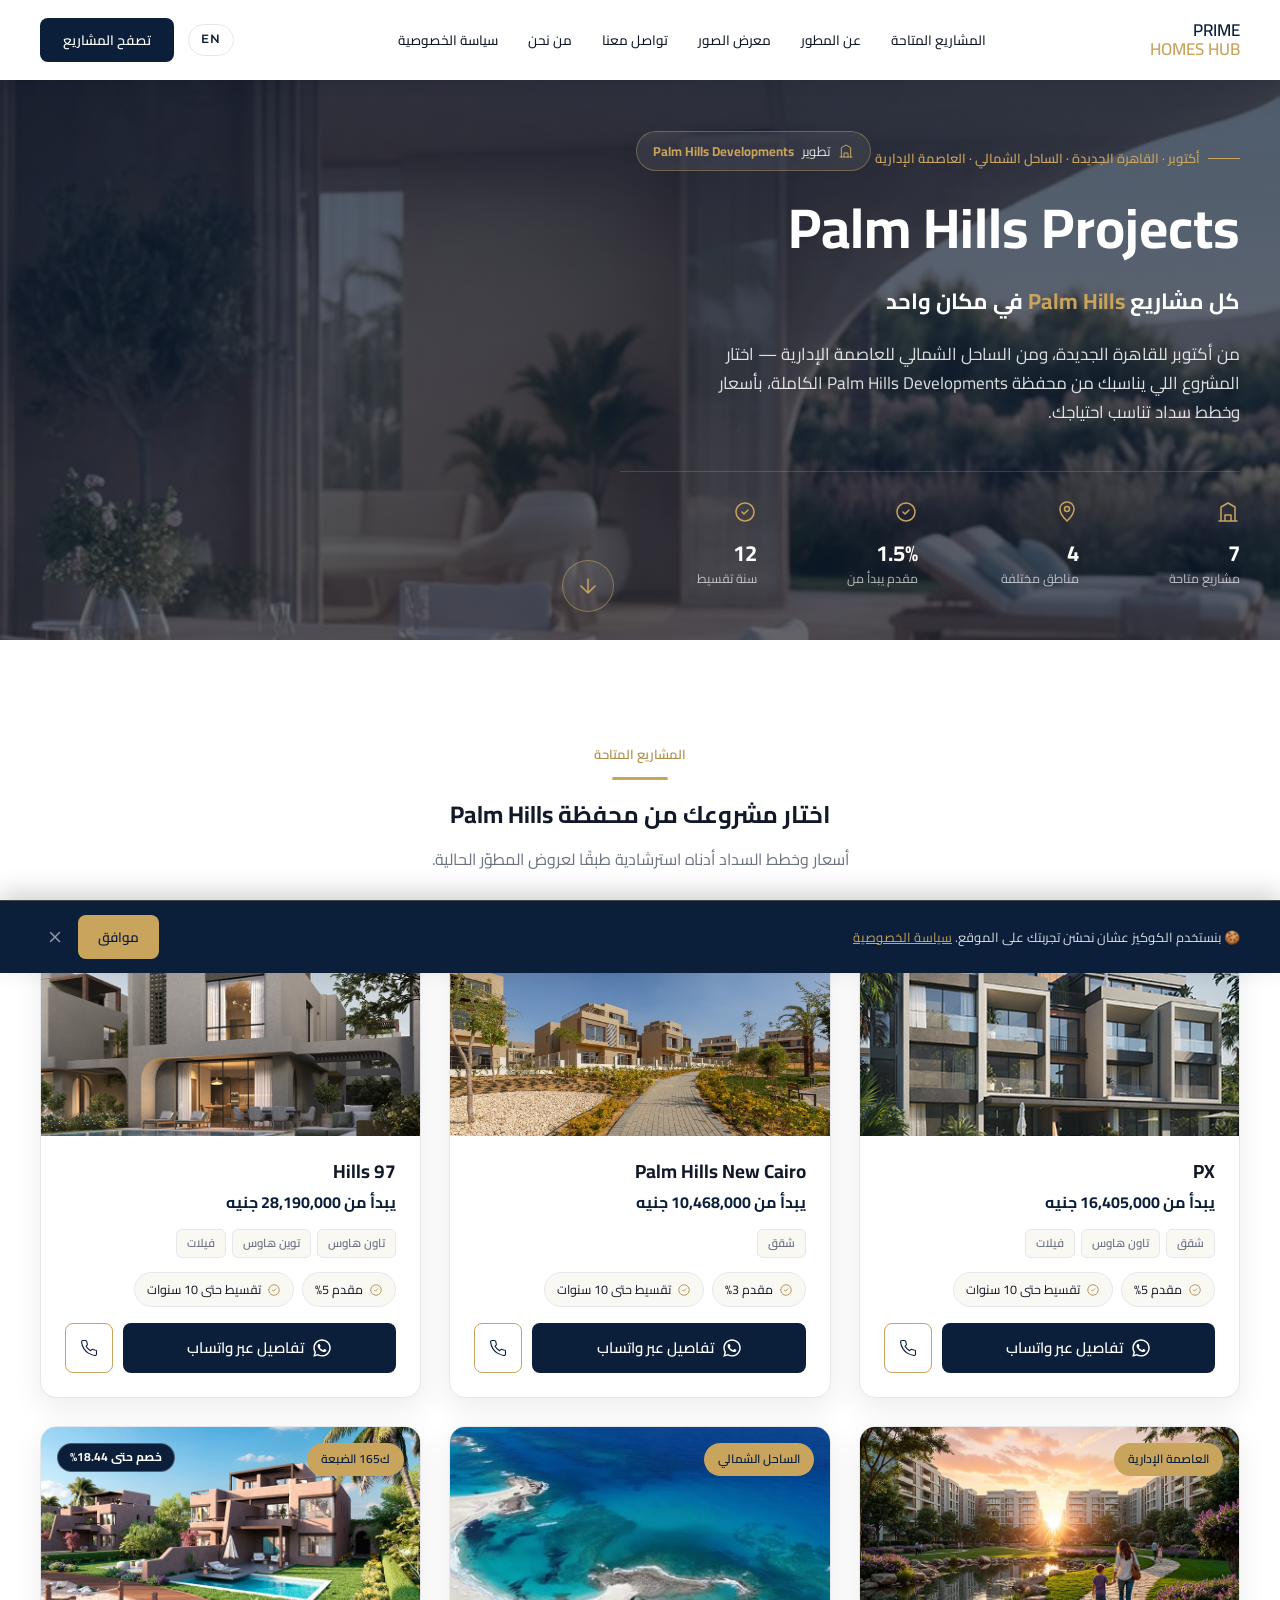
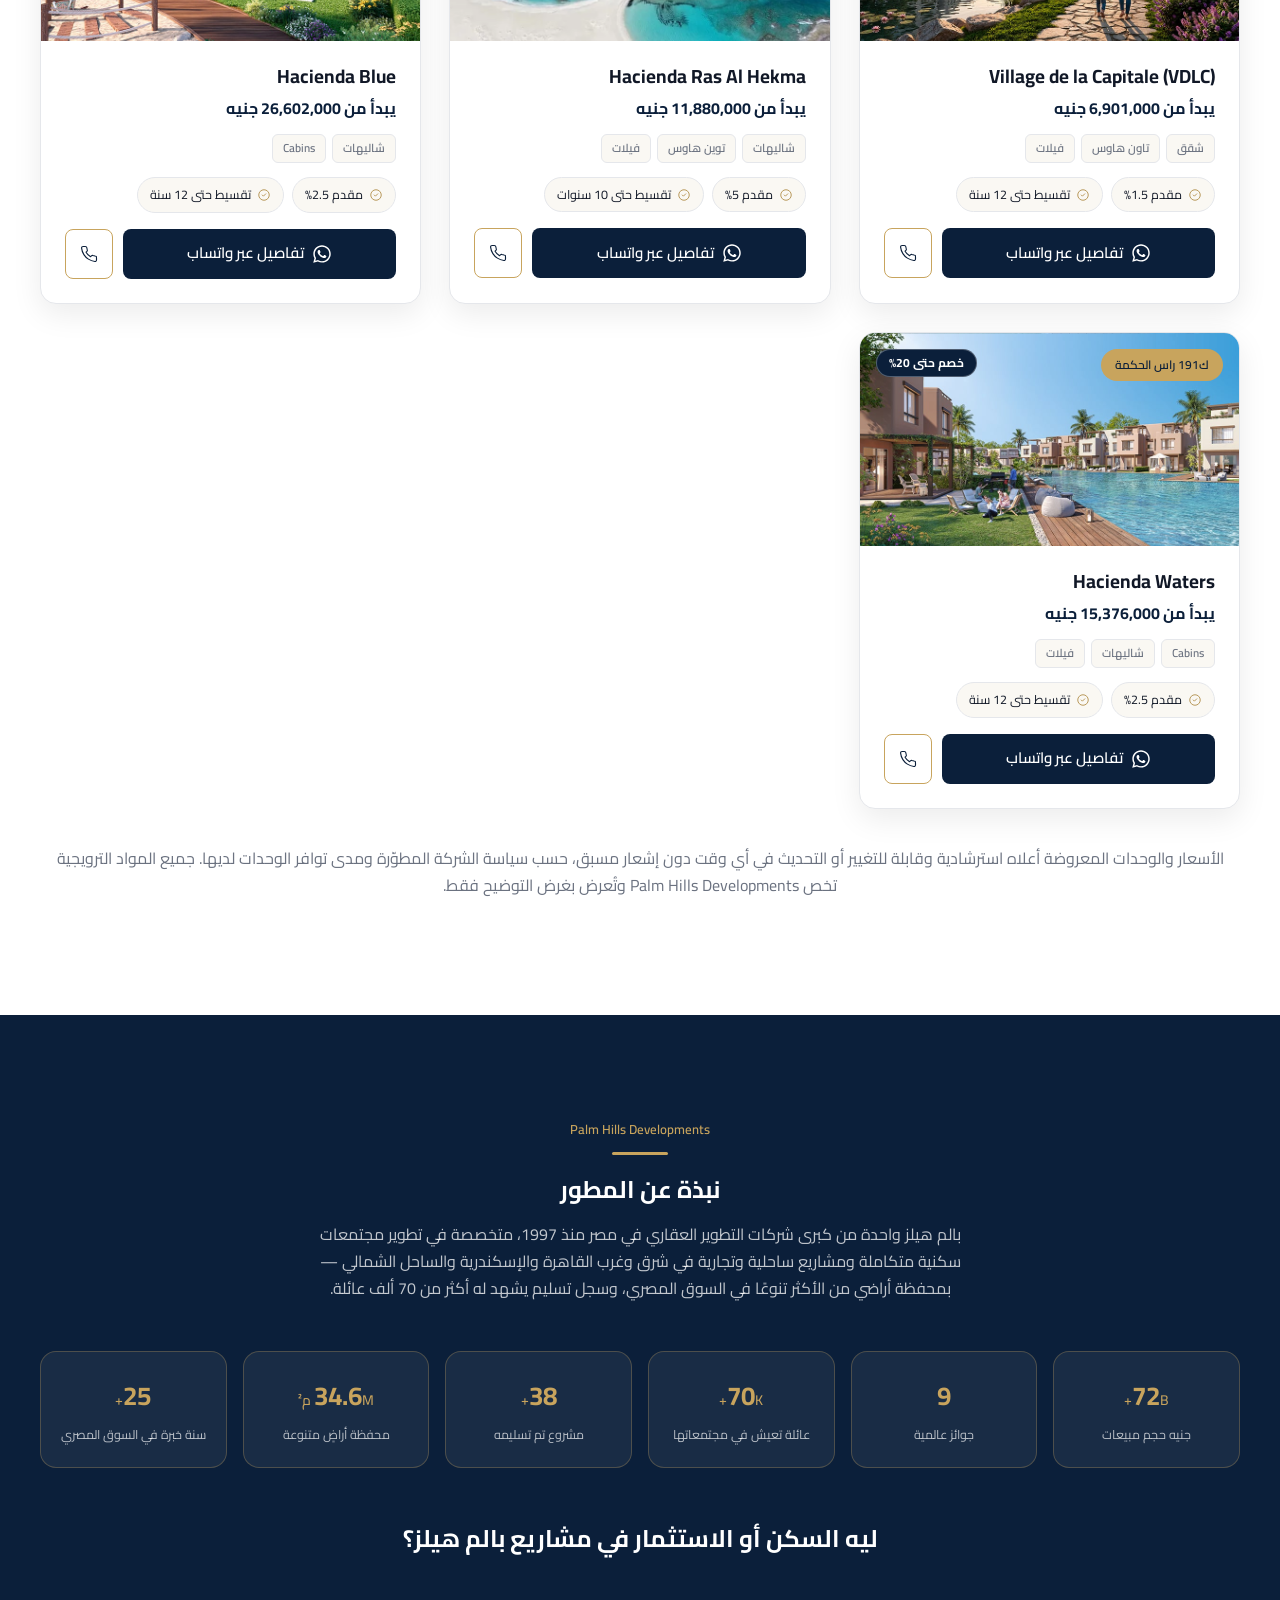
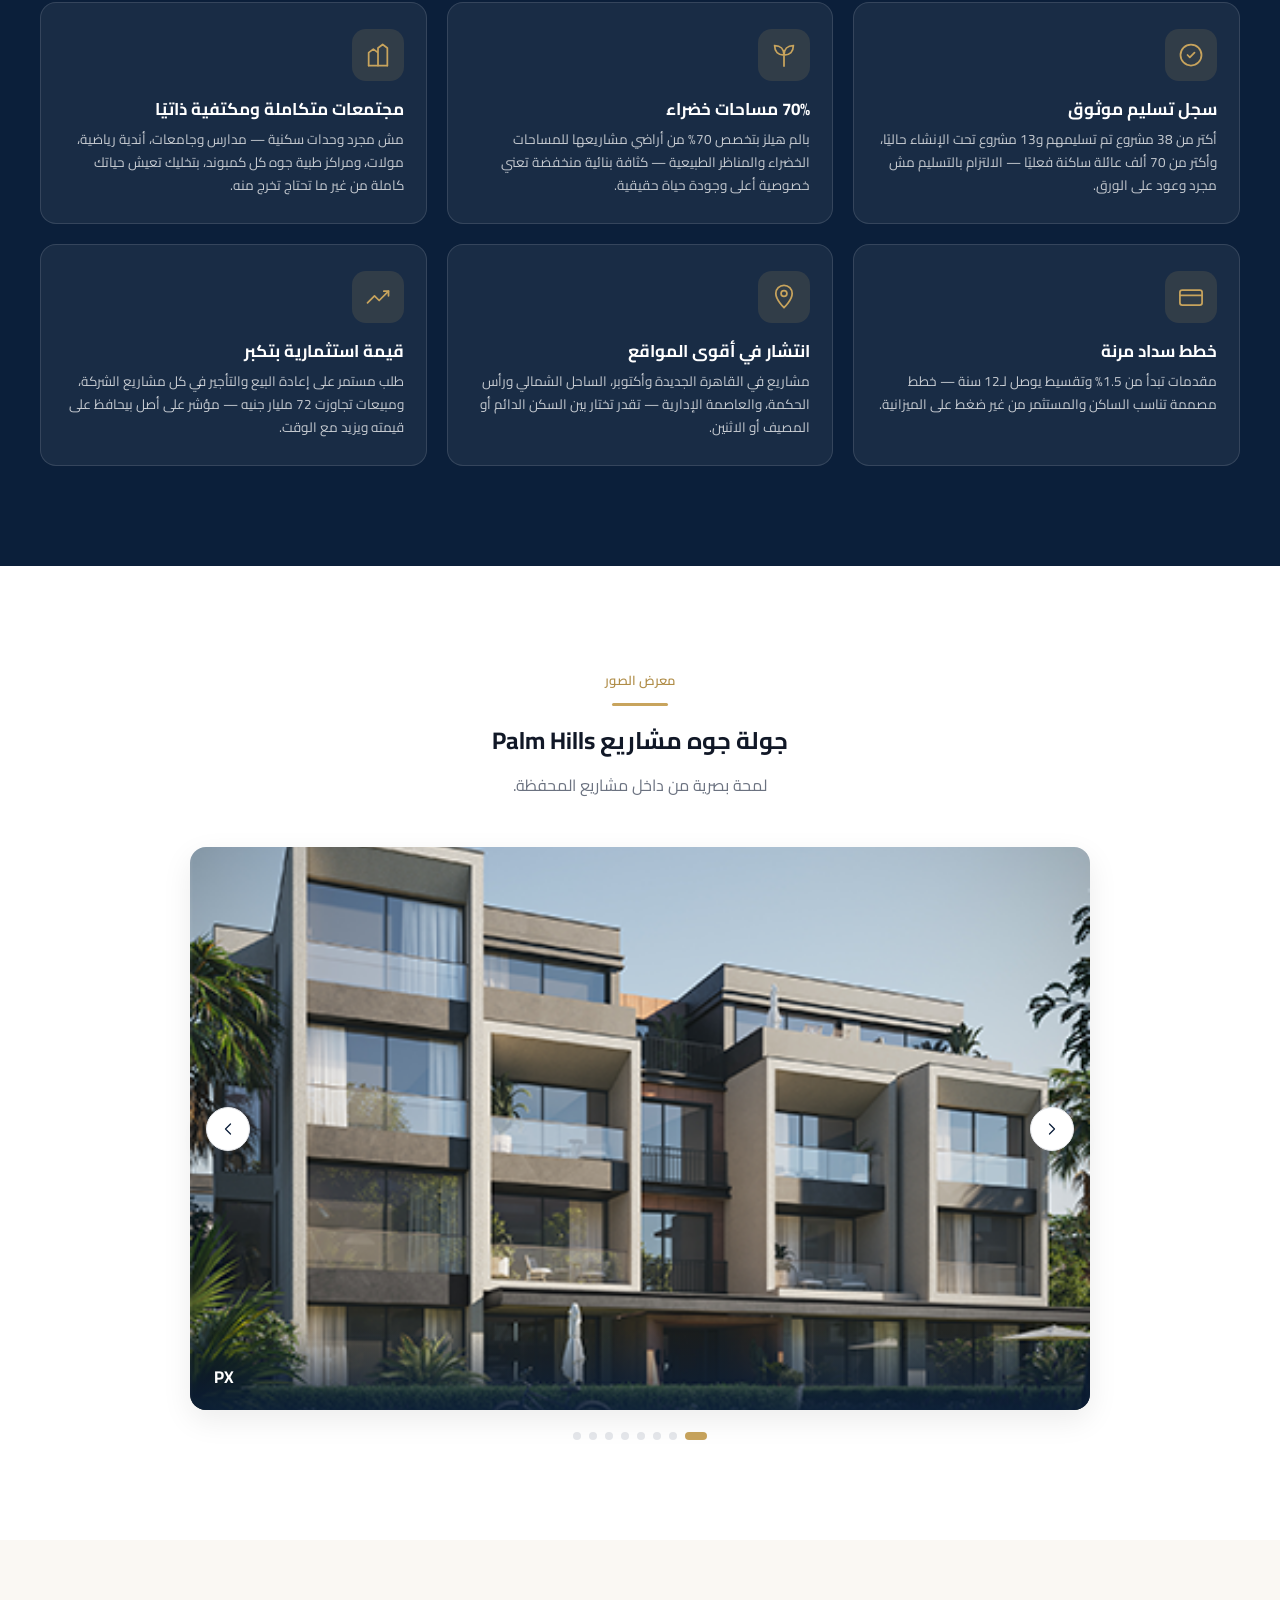
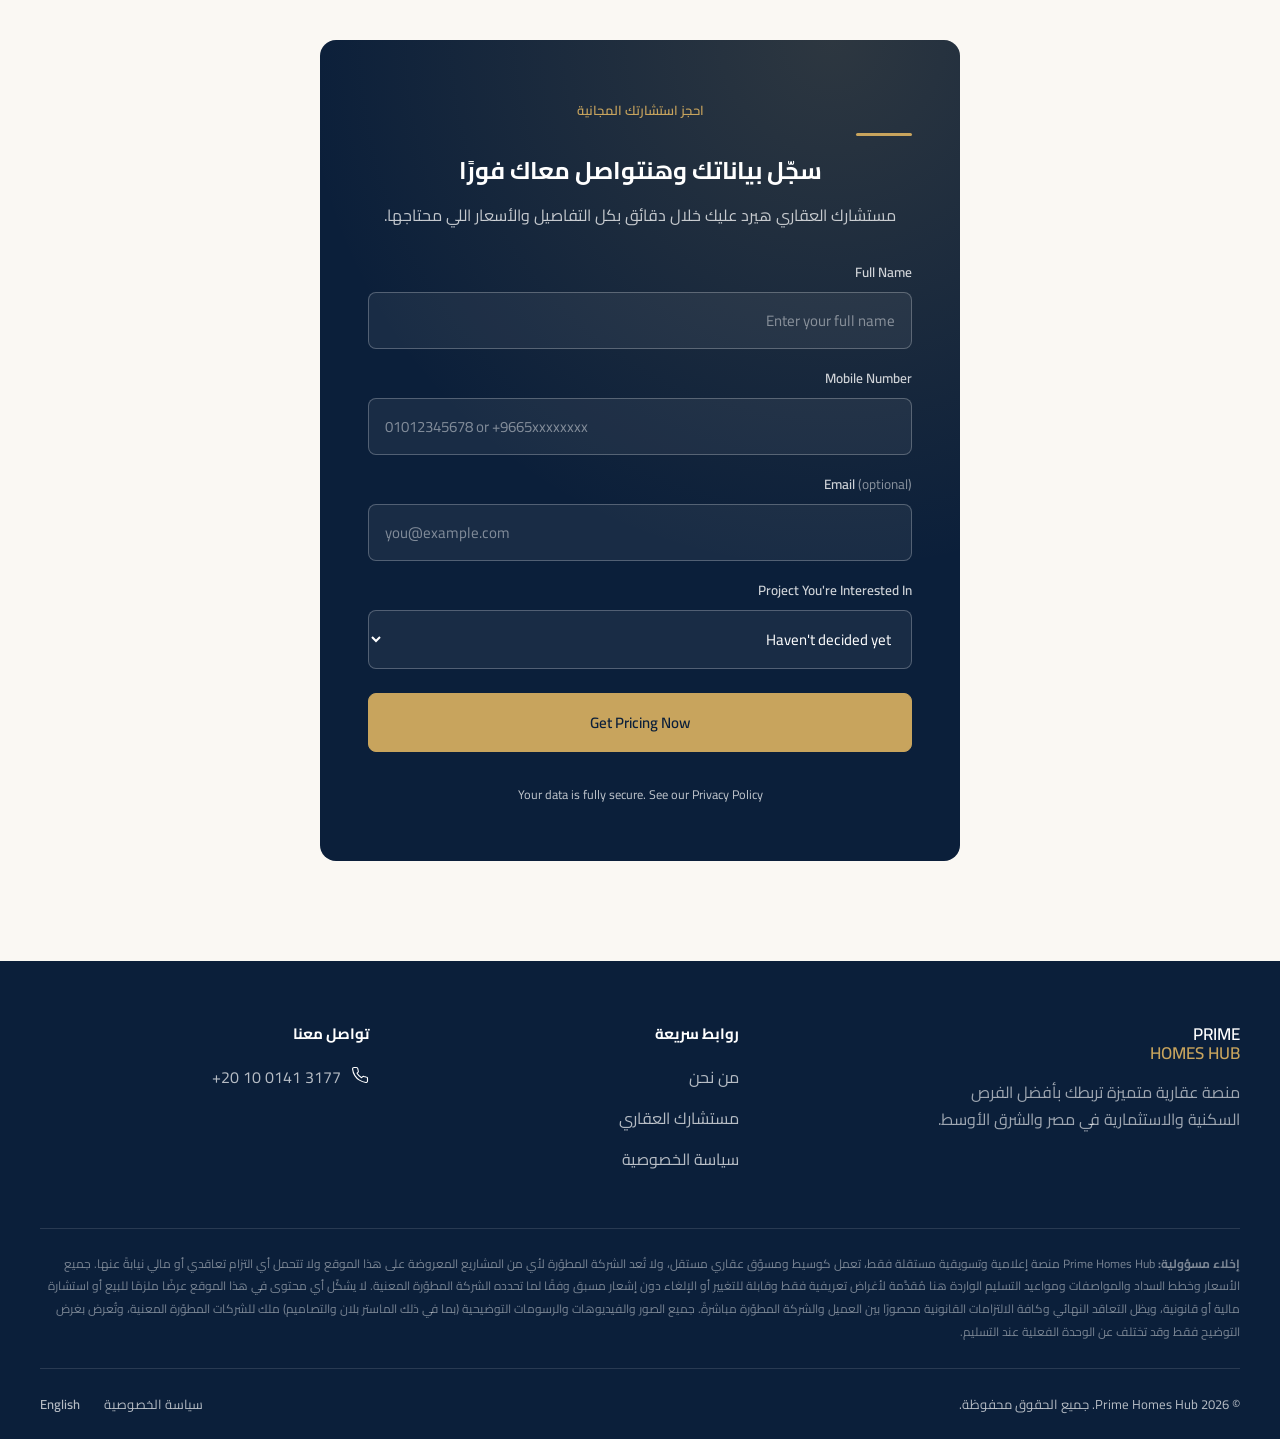
<file: palm-hills-projects.html>
<!DOCTYPE html>
<html lang="ar" dir="rtl">
<head>
<!-- Google Tag Manager -->
<script>(function(w,d,s,l,i){w[l]=w[l]||[];w[l].push({'gtm.start':
new Date().getTime(),event:'gtm.js'});var f=d.getElementsByTagName(s)[0],
j=d.createElement(s),dl=l!='dataLayer'?'&l='+l:'';j.async=true;j.src=
'https://www.googletagmanager.com/gtm.js?id='+i+dl;f.parentNode.insertBefore(j,f);
})(window,document,'script','dataLayer','GTM-5STWXWQM');</script>
<!-- End Google Tag Manager -->
<meta charset="UTF-8">
<meta name="viewport" content="width=device-width, initial-scale=1.0">
<title>برايم هومز هب - مشاريع Palm Hills Developments</title>
<meta name="description" content="اختار مشروعك من محفظة Palm Hills Developments الكاملة: PX في أكتوبر، بالم هيلز القاهرة الجديدة، 97 Hills، Village de la Capitale في العاصمة الإدارية، وهاسيندا رأس الحكمة وبلو ووترز على الساحل الشمالي.">
<link rel="icon" href="images/favicon.svg" type="image/svg+xml">
<link rel="stylesheet" href="css/style.css?v=20260825">
</head>
<body>
<!-- Google Tag Manager (noscript) -->
<noscript><iframe src="https://www.googletagmanager.com/ns.html?id=GTM-5STWXWQM"
height="0" width="0" style="display:none;visibility:hidden"></iframe></noscript>
<!-- End Google Tag Manager (noscript) -->

<!-- ================= NAVBAR ================= -->
<header class="navbar">
  <div class="container">
    <span class="logo" aria-label="Prime Homes Hub">
      <span class="l1">PRIME</span><span class="l2">HOMES HUB</span>
    </span>

    <nav class="nav-links">
      <a href="#projects">المشاريع المتاحة</a>
      <a href="#about-developer">عن المطور</a>
      <a href="#gallery">معرض الصور</a>
      <a href="#register">تواصل معنا</a>
      <a href="index.html#about" target="_blank" rel="noopener">من نحن</a>
      <a href="privacy-policy.html" target="_blank" rel="noopener">سياسة الخصوصية</a>
    </nav>

    <div class="nav-right">
      <a href="en/palm-hills-projects.html" class="lang-switch">EN</a>
      <a href="#projects" class="btn btn-primary">تصفح المشاريع</a>
      <input type="checkbox" id="nav-toggle" class="nav-toggle">
      <label for="nav-toggle" class="nav-toggle-label" aria-label="فتح القائمة">
        <span></span><span></span><span></span>
      </label>
    </div>

    <div class="mobile-menu">
      <a href="#projects">المشاريع المتاحة</a>
      <a href="#about-developer">عن المطور</a>
      <a href="#gallery">معرض الصور</a>
      <a href="#register">تواصل معنا</a>
      <a href="index.html#about" target="_blank" rel="noopener">من نحن</a>
      <a href="privacy-policy.html" target="_blank" rel="noopener">سياسة الخصوصية</a>
      <a href="en/palm-hills-projects.html">English</a>
      <a href="#projects" class="btn btn-primary btn-block">تصفح المشاريع</a>
    </div>
  </div>
</header>
<div class="nav-backdrop"></div>

<!-- ================= HERO ================= -->
<!-- مفيش CTA واتساب هنا -- الهدف من الهيرو إنه يوجه لسكشن المشاريع، مش يحجز مشروع بعينه -->
<section class="hero hero-photo" style="background-image:linear-gradient(rgba(11,31,58,0.72), rgba(11,31,58,0.6)), url('images/palm-hills-projects-cover.jpg');">
  <div class="container">
    <div class="hero-content">
      <span class="hero-eyebrow">أكتوبر · القاهرة الجديدة · الساحل الشمالي · العاصمة الإدارية</span>
      <div class="developer-badge">
        <svg class="icon icon-gold" viewBox="0 0 24 24"><path d="M3 21h18M5 21V7l7-4 7 4v14M9 21v-6h6v6" stroke-linecap="round" stroke-linejoin="round"/></svg>
        تطوير <strong>Palm Hills Developments</strong>
      </div>
      <h1>Palm Hills Projects</h1>
      <div class="hero-tagline">كل مشاريع <span class="accent">Palm Hills</span> في مكان واحد</div>
      <p class="lead">
        من أكتوبر للقاهرة الجديدة، ومن الساحل الشمالي للعاصمة الإدارية — اختار المشروع اللي يناسبك من محفظة
        Palm Hills Developments الكاملة، بأسعار وخطط سداد تناسب احتياجك.
      </p>

      <div class="hero-highlights">
        <div class="highlight-item">
          <svg class="icon" viewBox="0 0 24 24"><path d="M3 21h18M5 21V7l7-4 7 4v14M9 21v-6h6v6" stroke-linecap="round" stroke-linejoin="round"/></svg>
          <div class="h-num">7</div>
          <div class="h-label">مشاريع متاحة</div>
        </div>
        <div class="highlight-item">
          <svg class="icon" viewBox="0 0 24 24"><path d="M12 21s7-6.5 7-12a7 7 0 10-14 0c0 5.5 7 12 7 12z"/><circle cx="12" cy="9" r="2.5"/></svg>
          <div class="h-num">4</div>
          <div class="h-label">مناطق مختلفة</div>
        </div>
        <div class="highlight-item">
          <svg class="icon" viewBox="0 0 24 24"><path d="M9 12l2 2 4-4" stroke-linecap="round" stroke-linejoin="round"/><circle cx="12" cy="12" r="9"/></svg>
          <div class="h-num">1.5%</div>
          <div class="h-label">مقدم يبدأ من</div>
        </div>
        <div class="highlight-item">
          <svg class="icon" viewBox="0 0 24 24"><path d="M9 12l2 2 4-4" stroke-linecap="round" stroke-linejoin="round"/><circle cx="12" cy="12" r="9"/></svg>
          <div class="h-num">12</div>
          <div class="h-label">سنة تقسيط</div>
        </div>
      </div>
    </div>
  </div>

  <a href="#projects" class="hero-scroll-cta" aria-label="انزل لمشاهدة المشاريع المتاحة">
    <svg class="icon" viewBox="0 0 24 24"><path d="M12 5v14M5 12l7 7 7-7" stroke-linecap="round" stroke-linejoin="round"/></svg>
  </a>
</section>

<!-- ================= AVAILABLE PROJECTS ================= -->
<section id="projects" class="section section-white">
  <div class="container">
    <div class="section-head center">
      <span class="section-tag">المشاريع المتاحة</span>
      <div class="divider-gold"></div>
      <h2>اختار مشروعك من محفظة Palm Hills</h2>
      <p>أسعار وخطط السداد أدناه استرشادية طبقًا لعروض المطوّر الحالية.</p>
    </div>

    <div class="grid grid-3">

      <div class="property-card">
        <div class="thumb" style="background-image:url('images/palm-hills-px.png');background-size:cover;background-position:center;"><span class="badge">أكتوبر</span><span class="discount-label">خصم حتى 40%</span></div>
        <div class="body">
          <h3>PX</h3>
          <div class="price">يبدأ من 16,405,000 جنيه</div>
          <div class="unit-type-row">
            <span class="unit-type">شقق</span>
            <span class="unit-type">تاون هاوس</span>
            <span class="unit-type">فيلات</span>
          </div>
          <div class="tag-row">
            <span class="tag">
              <svg class="icon" viewBox="0 0 24 24"><path d="M9 12l2 2 4-4" stroke-linecap="round" stroke-linejoin="round"/><circle cx="12" cy="12" r="9"/></svg>
              مقدم 5%
            </span>
            <span class="tag">
              <svg class="icon" viewBox="0 0 24 24"><path d="M9 12l2 2 4-4" stroke-linecap="round" stroke-linejoin="round"/><circle cx="12" cy="12" r="9"/></svg>
              تقسيط حتى 10 سنوات
            </span>
          </div>
          <div class="cta-row">
            <a href="https://wa.me/201001413177?text=مرحبًا، حابب أعرف تفاصيل أكتر عن مشروع PX" class="btn btn-primary">
            <svg class="icon-wa" viewBox="0 0 448 512"><path d="M380.9 97.1C339 55.1 283.2 32 223.9 32c-122.4 0-222 99.6-222 222 0 39.1 10.2 77.3 29.6 111L0 480l117.7-30.9c32.4 17.7 68.9 27 106.1 27h.1c122.3 0 224.1-99.6 224.1-222 0-59.3-25.2-115-67.1-157zm-157 341.6c-33.2 0-65.7-8.9-94-25.7l-6.7-4-69.8 18.3L72 359.2l-4.4-7c-18.5-29.4-28.2-63.3-28.2-98.2 0-101.7 82.8-184.5 184.6-184.5 49.3 0 95.6 19.2 130.4 54.1 34.8 34.9 56.2 81.2 56.1 130.5 0 101.8-84.9 184.6-186.6 184.6zm101.2-138.2c-5.5-2.8-32.8-16.2-37.9-18-5.1-1.9-8.8-2.8-12.5 2.8-3.7 5.6-14.3 18-17.6 21.8-3.2 3.7-6.5 4.2-12 1.4-32.6-16.3-54-29.1-75.5-66-5.7-9.8 5.7-9.1 16.3-30.3 1.8-3.7.9-6.9-.5-9.7-1.4-2.8-12.5-30.1-17.1-41.2-4.5-10.8-9.1-9.3-12.5-9.5-3.2-.2-6.9-.2-10.6-.2-3.7 0-9.7 1.4-14.8 6.9-5.1 5.6-19.4 19-19.4 46.3 0 27.3 19.9 53.7 22.6 57.4 2.8 3.7 39.1 59.7 94.8 83.8 35.2 15.2 49 16.5 66.6 13.9 10.7-1.6 32.8-13.4 37.4-26.4 4.6-13 4.6-24.1 3.2-26.4-1.3-2.5-5-3.9-10.5-6.6z"/></svg>
            تفاصيل عبر واتساب
          </a>
            <a href="tel:+201001413177" class="btn btn-secondary btn-call" aria-label="اتصال مباشر">
              <svg class="icon" viewBox="0 0 24 24"><path d="M22 16.92v3a2 2 0 01-2.18 2 19.8 19.8 0 01-8.63-3.07 19.5 19.5 0 01-6-6A19.8 19.8 0 012.12 4.18 2 2 0 014.11 2h3a2 2 0 012 1.72c.12.9.32 1.78.6 2.63a2 2 0 01-.45 2.11L8.09 9.63a16 16 0 006 6l1.17-1.17a2 2 0 012.11-.45c.85.28 1.73.48 2.63.6A2 2 0 0122 16.92z" stroke-linecap="round" stroke-linejoin="round"/></svg>
            </a>
          </div>
        </div>
      </div>

      <div class="property-card">
        <div class="thumb" style="background-image:url('images/palm-hills-new-cairo.jpg');background-size:cover;background-position:center;"><span class="badge">القاهرة الجديدة</span><span class="discount-label">خصم حتى 38%</span></div>
        <div class="body">
          <h3>Palm Hills New Cairo</h3>
          <div class="price">يبدأ من 10,468,000 جنيه</div>
          <div class="unit-type-row">
            <span class="unit-type">شقق</span>
          </div>
          <div class="tag-row">
            <span class="tag">
              <svg class="icon" viewBox="0 0 24 24"><path d="M9 12l2 2 4-4" stroke-linecap="round" stroke-linejoin="round"/><circle cx="12" cy="12" r="9"/></svg>
              مقدم 3%
            </span>
            <span class="tag">
              <svg class="icon" viewBox="0 0 24 24"><path d="M9 12l2 2 4-4" stroke-linecap="round" stroke-linejoin="round"/><circle cx="12" cy="12" r="9"/></svg>
              تقسيط حتى 10 سنوات
            </span>
          </div>
          <div class="cta-row">
            <a href="https://wa.me/201001413177?text=مرحبًا، حابب أعرف تفاصيل أكتر عن مشروع Palm Hills New Cairo" class="btn btn-primary">
            <svg class="icon-wa" viewBox="0 0 448 512"><path d="M380.9 97.1C339 55.1 283.2 32 223.9 32c-122.4 0-222 99.6-222 222 0 39.1 10.2 77.3 29.6 111L0 480l117.7-30.9c32.4 17.7 68.9 27 106.1 27h.1c122.3 0 224.1-99.6 224.1-222 0-59.3-25.2-115-67.1-157zm-157 341.6c-33.2 0-65.7-8.9-94-25.7l-6.7-4-69.8 18.3L72 359.2l-4.4-7c-18.5-29.4-28.2-63.3-28.2-98.2 0-101.7 82.8-184.5 184.6-184.5 49.3 0 95.6 19.2 130.4 54.1 34.8 34.9 56.2 81.2 56.1 130.5 0 101.8-84.9 184.6-186.6 184.6zm101.2-138.2c-5.5-2.8-32.8-16.2-37.9-18-5.1-1.9-8.8-2.8-12.5 2.8-3.7 5.6-14.3 18-17.6 21.8-3.2 3.7-6.5 4.2-12 1.4-32.6-16.3-54-29.1-75.5-66-5.7-9.8 5.7-9.1 16.3-30.3 1.8-3.7.9-6.9-.5-9.7-1.4-2.8-12.5-30.1-17.1-41.2-4.5-10.8-9.1-9.3-12.5-9.5-3.2-.2-6.9-.2-10.6-.2-3.7 0-9.7 1.4-14.8 6.9-5.1 5.6-19.4 19-19.4 46.3 0 27.3 19.9 53.7 22.6 57.4 2.8 3.7 39.1 59.7 94.8 83.8 35.2 15.2 49 16.5 66.6 13.9 10.7-1.6 32.8-13.4 37.4-26.4 4.6-13 4.6-24.1 3.2-26.4-1.3-2.5-5-3.9-10.5-6.6z"/></svg>
            تفاصيل عبر واتساب
          </a>
            <a href="tel:+201001413177" class="btn btn-secondary btn-call" aria-label="اتصال مباشر">
              <svg class="icon" viewBox="0 0 24 24"><path d="M22 16.92v3a2 2 0 01-2.18 2 19.8 19.8 0 01-8.63-3.07 19.5 19.5 0 01-6-6A19.8 19.8 0 012.12 4.18 2 2 0 014.11 2h3a2 2 0 012 1.72c.12.9.32 1.78.6 2.63a2 2 0 01-.45 2.11L8.09 9.63a16 16 0 006 6l1.17-1.17a2 2 0 012.11-.45c.85.28 1.73.48 2.63.6A2 2 0 0122 16.92z" stroke-linecap="round" stroke-linejoin="round"/></svg>
            </a>
          </div>
        </div>
      </div>

      <div class="property-card">
        <div class="thumb" style="background-image:url('images/97-hills.png');background-size:cover;background-position:center;"><span class="badge">القاهرة الجديدة</span><span class="discount-label">خصم حتى 32%</span></div>
        <div class="body">
          <h3>97 Hills</h3>
          <div class="price">يبدأ من 28,190,000 جنيه</div>
          <div class="unit-type-row">
            <span class="unit-type">تاون هاوس</span>
            <span class="unit-type">توين هاوس</span>
            <span class="unit-type">فيلات</span>
          </div>
          <div class="tag-row">
            <span class="tag">
              <svg class="icon" viewBox="0 0 24 24"><path d="M9 12l2 2 4-4" stroke-linecap="round" stroke-linejoin="round"/><circle cx="12" cy="12" r="9"/></svg>
              مقدم 5%
            </span>
            <span class="tag">
              <svg class="icon" viewBox="0 0 24 24"><path d="M9 12l2 2 4-4" stroke-linecap="round" stroke-linejoin="round"/><circle cx="12" cy="12" r="9"/></svg>
              تقسيط حتى 10 سنوات
            </span>
          </div>
          <div class="cta-row">
            <a href="https://wa.me/201001413177?text=مرحبًا، حابب أعرف تفاصيل أكتر عن مشروع 97 Hills" class="btn btn-primary">
            <svg class="icon-wa" viewBox="0 0 448 512"><path d="M380.9 97.1C339 55.1 283.2 32 223.9 32c-122.4 0-222 99.6-222 222 0 39.1 10.2 77.3 29.6 111L0 480l117.7-30.9c32.4 17.7 68.9 27 106.1 27h.1c122.3 0 224.1-99.6 224.1-222 0-59.3-25.2-115-67.1-157zm-157 341.6c-33.2 0-65.7-8.9-94-25.7l-6.7-4-69.8 18.3L72 359.2l-4.4-7c-18.5-29.4-28.2-63.3-28.2-98.2 0-101.7 82.8-184.5 184.6-184.5 49.3 0 95.6 19.2 130.4 54.1 34.8 34.9 56.2 81.2 56.1 130.5 0 101.8-84.9 184.6-186.6 184.6zm101.2-138.2c-5.5-2.8-32.8-16.2-37.9-18-5.1-1.9-8.8-2.8-12.5 2.8-3.7 5.6-14.3 18-17.6 21.8-3.2 3.7-6.5 4.2-12 1.4-32.6-16.3-54-29.1-75.5-66-5.7-9.8 5.7-9.1 16.3-30.3 1.8-3.7.9-6.9-.5-9.7-1.4-2.8-12.5-30.1-17.1-41.2-4.5-10.8-9.1-9.3-12.5-9.5-3.2-.2-6.9-.2-10.6-.2-3.7 0-9.7 1.4-14.8 6.9-5.1 5.6-19.4 19-19.4 46.3 0 27.3 19.9 53.7 22.6 57.4 2.8 3.7 39.1 59.7 94.8 83.8 35.2 15.2 49 16.5 66.6 13.9 10.7-1.6 32.8-13.4 37.4-26.4 4.6-13 4.6-24.1 3.2-26.4-1.3-2.5-5-3.9-10.5-6.6z"/></svg>
            تفاصيل عبر واتساب
          </a>
            <a href="tel:+201001413177" class="btn btn-secondary btn-call" aria-label="اتصال مباشر">
              <svg class="icon" viewBox="0 0 24 24"><path d="M22 16.92v3a2 2 0 01-2.18 2 19.8 19.8 0 01-8.63-3.07 19.5 19.5 0 01-6-6A19.8 19.8 0 012.12 4.18 2 2 0 014.11 2h3a2 2 0 012 1.72c.12.9.32 1.78.6 2.63a2 2 0 01-.45 2.11L8.09 9.63a16 16 0 006 6l1.17-1.17a2 2 0 012.11-.45c.85.28 1.73.48 2.63.6A2 2 0 0122 16.92z" stroke-linecap="round" stroke-linejoin="round"/></svg>
            </a>
          </div>
        </div>
      </div>

      <div class="property-card">
        <div class="thumb" style="background-image:url('images/palm-hills-vdlc.jpg');background-size:cover;background-position:center;"><span class="badge">العاصمة الإدارية</span></div>
        <div class="body">
          <h3>Village de la Capitale (VDLC)</h3>
          <div class="price">يبدأ من 6,901,000 جنيه</div>
          <div class="unit-type-row">
            <span class="unit-type">شقق</span>
            <span class="unit-type">تاون هاوس</span>
            <span class="unit-type">فيلات</span>
          </div>
          <div class="tag-row">
            <span class="tag">
              <svg class="icon" viewBox="0 0 24 24"><path d="M9 12l2 2 4-4" stroke-linecap="round" stroke-linejoin="round"/><circle cx="12" cy="12" r="9"/></svg>
              مقدم 1.5%
            </span>
            <span class="tag">
              <svg class="icon" viewBox="0 0 24 24"><path d="M9 12l2 2 4-4" stroke-linecap="round" stroke-linejoin="round"/><circle cx="12" cy="12" r="9"/></svg>
              تقسيط حتى 12 سنة
            </span>
          </div>
          <div class="cta-row">
            <a href="https://wa.me/201001413177?text=مرحبًا، حابب أعرف تفاصيل أكتر عن مشروع Village de la Capitale" class="btn btn-primary">
            <svg class="icon-wa" viewBox="0 0 448 512"><path d="M380.9 97.1C339 55.1 283.2 32 223.9 32c-122.4 0-222 99.6-222 222 0 39.1 10.2 77.3 29.6 111L0 480l117.7-30.9c32.4 17.7 68.9 27 106.1 27h.1c122.3 0 224.1-99.6 224.1-222 0-59.3-25.2-115-67.1-157zm-157 341.6c-33.2 0-65.7-8.9-94-25.7l-6.7-4-69.8 18.3L72 359.2l-4.4-7c-18.5-29.4-28.2-63.3-28.2-98.2 0-101.7 82.8-184.5 184.6-184.5 49.3 0 95.6 19.2 130.4 54.1 34.8 34.9 56.2 81.2 56.1 130.5 0 101.8-84.9 184.6-186.6 184.6zm101.2-138.2c-5.5-2.8-32.8-16.2-37.9-18-5.1-1.9-8.8-2.8-12.5 2.8-3.7 5.6-14.3 18-17.6 21.8-3.2 3.7-6.5 4.2-12 1.4-32.6-16.3-54-29.1-75.5-66-5.7-9.8 5.7-9.1 16.3-30.3 1.8-3.7.9-6.9-.5-9.7-1.4-2.8-12.5-30.1-17.1-41.2-4.5-10.8-9.1-9.3-12.5-9.5-3.2-.2-6.9-.2-10.6-.2-3.7 0-9.7 1.4-14.8 6.9-5.1 5.6-19.4 19-19.4 46.3 0 27.3 19.9 53.7 22.6 57.4 2.8 3.7 39.1 59.7 94.8 83.8 35.2 15.2 49 16.5 66.6 13.9 10.7-1.6 32.8-13.4 37.4-26.4 4.6-13 4.6-24.1 3.2-26.4-1.3-2.5-5-3.9-10.5-6.6z"/></svg>
            تفاصيل عبر واتساب
          </a>
            <a href="tel:+201001413177" class="btn btn-secondary btn-call" aria-label="اتصال مباشر">
              <svg class="icon" viewBox="0 0 24 24"><path d="M22 16.92v3a2 2 0 01-2.18 2 19.8 19.8 0 01-8.63-3.07 19.5 19.5 0 01-6-6A19.8 19.8 0 012.12 4.18 2 2 0 014.11 2h3a2 2 0 012 1.72c.12.9.32 1.78.6 2.63a2 2 0 01-.45 2.11L8.09 9.63a16 16 0 006 6l1.17-1.17a2 2 0 012.11-.45c.85.28 1.73.48 2.63.6A2 2 0 0122 16.92z" stroke-linecap="round" stroke-linejoin="round"/></svg>
            </a>
          </div>
        </div>
      </div>

      <div class="property-card">
        <div class="thumb" style="background-image:url('images/hacienda-ras-al-hekma-cover.webp');background-size:cover;background-position:center;"><span class="badge">الساحل الشمالي</span></div>
        <div class="body">
          <h3>Hacienda Ras Al Hekma</h3>
          <div class="price">يبدأ من 11,880,000 جنيه</div>
          <div class="unit-type-row">
            <span class="unit-type">شاليهات</span>
            <span class="unit-type">توين هاوس</span>
            <span class="unit-type">فيلات</span>
          </div>
          <div class="tag-row">
            <span class="tag">
              <svg class="icon" viewBox="0 0 24 24"><path d="M9 12l2 2 4-4" stroke-linecap="round" stroke-linejoin="round"/><circle cx="12" cy="12" r="9"/></svg>
              مقدم 5%
            </span>
            <span class="tag">
              <svg class="icon" viewBox="0 0 24 24"><path d="M9 12l2 2 4-4" stroke-linecap="round" stroke-linejoin="round"/><circle cx="12" cy="12" r="9"/></svg>
              تقسيط حتى 10 سنوات
            </span>
          </div>
          <div class="cta-row">
            <a href="https://wa.me/201001413177?text=مرحبًا، حابب أعرف تفاصيل أكتر عن مشروع Hacienda Ras Al Hekma" class="btn btn-primary">
            <svg class="icon-wa" viewBox="0 0 448 512"><path d="M380.9 97.1C339 55.1 283.2 32 223.9 32c-122.4 0-222 99.6-222 222 0 39.1 10.2 77.3 29.6 111L0 480l117.7-30.9c32.4 17.7 68.9 27 106.1 27h.1c122.3 0 224.1-99.6 224.1-222 0-59.3-25.2-115-67.1-157zm-157 341.6c-33.2 0-65.7-8.9-94-25.7l-6.7-4-69.8 18.3L72 359.2l-4.4-7c-18.5-29.4-28.2-63.3-28.2-98.2 0-101.7 82.8-184.5 184.6-184.5 49.3 0 95.6 19.2 130.4 54.1 34.8 34.9 56.2 81.2 56.1 130.5 0 101.8-84.9 184.6-186.6 184.6zm101.2-138.2c-5.5-2.8-32.8-16.2-37.9-18-5.1-1.9-8.8-2.8-12.5 2.8-3.7 5.6-14.3 18-17.6 21.8-3.2 3.7-6.5 4.2-12 1.4-32.6-16.3-54-29.1-75.5-66-5.7-9.8 5.7-9.1 16.3-30.3 1.8-3.7.9-6.9-.5-9.7-1.4-2.8-12.5-30.1-17.1-41.2-4.5-10.8-9.1-9.3-12.5-9.5-3.2-.2-6.9-.2-10.6-.2-3.7 0-9.7 1.4-14.8 6.9-5.1 5.6-19.4 19-19.4 46.3 0 27.3 19.9 53.7 22.6 57.4 2.8 3.7 39.1 59.7 94.8 83.8 35.2 15.2 49 16.5 66.6 13.9 10.7-1.6 32.8-13.4 37.4-26.4 4.6-13 4.6-24.1 3.2-26.4-1.3-2.5-5-3.9-10.5-6.6z"/></svg>
            تفاصيل عبر واتساب
          </a>
            <a href="tel:+201001413177" class="btn btn-secondary btn-call" aria-label="اتصال مباشر">
              <svg class="icon" viewBox="0 0 24 24"><path d="M22 16.92v3a2 2 0 01-2.18 2 19.8 19.8 0 01-8.63-3.07 19.5 19.5 0 01-6-6A19.8 19.8 0 012.12 4.18 2 2 0 014.11 2h3a2 2 0 012 1.72c.12.9.32 1.78.6 2.63a2 2 0 01-.45 2.11L8.09 9.63a16 16 0 006 6l1.17-1.17a2 2 0 012.11-.45c.85.28 1.73.48 2.63.6A2 2 0 0122 16.92z" stroke-linecap="round" stroke-linejoin="round"/></svg>
            </a>
          </div>
        </div>
      </div>

      <div class="property-card">
        <div class="thumb" style="background-image:url('images/hacienda-blue.jpg');background-size:cover;background-position:center;"><span class="badge">ك165 الضبعة</span><span class="discount-label">خصم حتى 18.44%</span></div>
        <div class="body">
          <h3>Hacienda Blue</h3>
          <div class="price">يبدأ من 26,602,000 جنيه</div>
          <div class="unit-type-row">
            <span class="unit-type">شاليهات</span>
            <span class="unit-type">Cabins</span>
          </div>
          <div class="tag-row">
            <span class="tag">
              <svg class="icon" viewBox="0 0 24 24"><path d="M9 12l2 2 4-4" stroke-linecap="round" stroke-linejoin="round"/><circle cx="12" cy="12" r="9"/></svg>
              مقدم 2.5%
            </span>
            <span class="tag">
              <svg class="icon" viewBox="0 0 24 24"><path d="M9 12l2 2 4-4" stroke-linecap="round" stroke-linejoin="round"/><circle cx="12" cy="12" r="9"/></svg>
              تقسيط حتى 12 سنة
            </span>
          </div>
          <div class="cta-row">
            <a href="https://wa.me/201001413177?text=مرحبًا، حابب أعرف تفاصيل أكتر عن مشروع Hacienda Blue" class="btn btn-primary">
            <svg class="icon-wa" viewBox="0 0 448 512"><path d="M380.9 97.1C339 55.1 283.2 32 223.9 32c-122.4 0-222 99.6-222 222 0 39.1 10.2 77.3 29.6 111L0 480l117.7-30.9c32.4 17.7 68.9 27 106.1 27h.1c122.3 0 224.1-99.6 224.1-222 0-59.3-25.2-115-67.1-157zm-157 341.6c-33.2 0-65.7-8.9-94-25.7l-6.7-4-69.8 18.3L72 359.2l-4.4-7c-18.5-29.4-28.2-63.3-28.2-98.2 0-101.7 82.8-184.5 184.6-184.5 49.3 0 95.6 19.2 130.4 54.1 34.8 34.9 56.2 81.2 56.1 130.5 0 101.8-84.9 184.6-186.6 184.6zm101.2-138.2c-5.5-2.8-32.8-16.2-37.9-18-5.1-1.9-8.8-2.8-12.5 2.8-3.7 5.6-14.3 18-17.6 21.8-3.2 3.7-6.5 4.2-12 1.4-32.6-16.3-54-29.1-75.5-66-5.7-9.8 5.7-9.1 16.3-30.3 1.8-3.7.9-6.9-.5-9.7-1.4-2.8-12.5-30.1-17.1-41.2-4.5-10.8-9.1-9.3-12.5-9.5-3.2-.2-6.9-.2-10.6-.2-3.7 0-9.7 1.4-14.8 6.9-5.1 5.6-19.4 19-19.4 46.3 0 27.3 19.9 53.7 22.6 57.4 2.8 3.7 39.1 59.7 94.8 83.8 35.2 15.2 49 16.5 66.6 13.9 10.7-1.6 32.8-13.4 37.4-26.4 4.6-13 4.6-24.1 3.2-26.4-1.3-2.5-5-3.9-10.5-6.6z"/></svg>
            تفاصيل عبر واتساب
          </a>
            <a href="tel:+201001413177" class="btn btn-secondary btn-call" aria-label="اتصال مباشر">
              <svg class="icon" viewBox="0 0 24 24"><path d="M22 16.92v3a2 2 0 01-2.18 2 19.8 19.8 0 01-8.63-3.07 19.5 19.5 0 01-6-6A19.8 19.8 0 012.12 4.18 2 2 0 014.11 2h3a2 2 0 012 1.72c.12.9.32 1.78.6 2.63a2 2 0 01-.45 2.11L8.09 9.63a16 16 0 006 6l1.17-1.17a2 2 0 012.11-.45c.85.28 1.73.48 2.63.6A2 2 0 0122 16.92z" stroke-linecap="round" stroke-linejoin="round"/></svg>
            </a>
          </div>
        </div>
      </div>

      <div class="property-card">
        <div class="thumb" style="background-image:url('images/hacienda-water.jpg');background-size:cover;background-position:center;"><span class="badge">ك191 راس الحكمة</span><span class="discount-label">خصم حتى 20%</span></div>
        <div class="body">
          <h3>Hacienda Waters</h3>
          <div class="price">يبدأ من 15,376,000 جنيه</div>
          <div class="unit-type-row">
            <span class="unit-type">Cabins</span>
            <span class="unit-type">شاليهات</span>
            <span class="unit-type">فيلات</span>
          </div>
          <div class="tag-row">
            <span class="tag">
              <svg class="icon" viewBox="0 0 24 24"><path d="M9 12l2 2 4-4" stroke-linecap="round" stroke-linejoin="round"/><circle cx="12" cy="12" r="9"/></svg>
              مقدم 2.5%
            </span>
            <span class="tag">
              <svg class="icon" viewBox="0 0 24 24"><path d="M9 12l2 2 4-4" stroke-linecap="round" stroke-linejoin="round"/><circle cx="12" cy="12" r="9"/></svg>
              تقسيط حتى 12 سنة
            </span>
          </div>
          <div class="cta-row">
            <a href="https://wa.me/201001413177?text=مرحبًا، حابب أعرف تفاصيل أكتر عن مشروع Hacienda Waters" class="btn btn-primary">
            <svg class="icon-wa" viewBox="0 0 448 512"><path d="M380.9 97.1C339 55.1 283.2 32 223.9 32c-122.4 0-222 99.6-222 222 0 39.1 10.2 77.3 29.6 111L0 480l117.7-30.9c32.4 17.7 68.9 27 106.1 27h.1c122.3 0 224.1-99.6 224.1-222 0-59.3-25.2-115-67.1-157zm-157 341.6c-33.2 0-65.7-8.9-94-25.7l-6.7-4-69.8 18.3L72 359.2l-4.4-7c-18.5-29.4-28.2-63.3-28.2-98.2 0-101.7 82.8-184.5 184.6-184.5 49.3 0 95.6 19.2 130.4 54.1 34.8 34.9 56.2 81.2 56.1 130.5 0 101.8-84.9 184.6-186.6 184.6zm101.2-138.2c-5.5-2.8-32.8-16.2-37.9-18-5.1-1.9-8.8-2.8-12.5 2.8-3.7 5.6-14.3 18-17.6 21.8-3.2 3.7-6.5 4.2-12 1.4-32.6-16.3-54-29.1-75.5-66-5.7-9.8 5.7-9.1 16.3-30.3 1.8-3.7.9-6.9-.5-9.7-1.4-2.8-12.5-30.1-17.1-41.2-4.5-10.8-9.1-9.3-12.5-9.5-3.2-.2-6.9-.2-10.6-.2-3.7 0-9.7 1.4-14.8 6.9-5.1 5.6-19.4 19-19.4 46.3 0 27.3 19.9 53.7 22.6 57.4 2.8 3.7 39.1 59.7 94.8 83.8 35.2 15.2 49 16.5 66.6 13.9 10.7-1.6 32.8-13.4 37.4-26.4 4.6-13 4.6-24.1 3.2-26.4-1.3-2.5-5-3.9-10.5-6.6z"/></svg>
            تفاصيل عبر واتساب
          </a>
            <a href="tel:+201001413177" class="btn btn-secondary btn-call" aria-label="اتصال مباشر">
              <svg class="icon" viewBox="0 0 24 24"><path d="M22 16.92v3a2 2 0 01-2.18 2 19.8 19.8 0 01-8.63-3.07 19.5 19.5 0 01-6-6A19.8 19.8 0 012.12 4.18 2 2 0 014.11 2h3a2 2 0 012 1.72c.12.9.32 1.78.6 2.63a2 2 0 01-.45 2.11L8.09 9.63a16 16 0 006 6l1.17-1.17a2 2 0 012.11-.45c.85.28 1.73.48 2.63.6A2 2 0 0122 16.92z" stroke-linecap="round" stroke-linejoin="round"/></svg>
            </a>
          </div>
        </div>
      </div>

    </div>

    <p class="amenities-note">
      الأسعار والوحدات المعروضة أعلاه استرشادية وقابلة للتغيير أو التحديث في أي وقت دون إشعار مسبق، حسب سياسة
      الشركة المطوّرة ومدى توافر الوحدات لديها. جميع المواد الترويجية تخص Palm Hills Developments وتُعرض بغرض
      التوضيح فقط.
    </p>
  </div>
</section>

<!-- ================= ABOUT THE DEVELOPER ================= -->
<section id="about-developer" class="section section-navy">
  <div class="container">
    <div class="section-head center">
      <span class="section-tag">Palm Hills Developments</span>
      <div class="divider-gold"></div>
      <h2>نبذة عن المطور</h2>
      <p>
        بالم هيلز واحدة من كبرى شركات التطوير العقاري في مصر منذ 1997، متخصصة في تطوير مجتمعات سكنية متكاملة
        ومشاريع ساحلية وتجارية في شرق وغرب القاهرة والإسكندرية والساحل الشمالي — بمحفظة أراضي من الأكثر تنوعًا
        في السوق المصري، وسجل تسليم يشهد له أكثر من 70 ألف عائلة.
      </p>
    </div>

    <div class="stat-tile-row">
      <div class="stat-tile">
        <div class="stat-num">72<small>B+</small></div>
        <div class="stat-label">جنيه حجم مبيعات</div>
      </div>
      <div class="stat-tile">
        <div class="stat-num">9</div>
        <div class="stat-label">جوائز عالمية</div>
      </div>
      <div class="stat-tile">
        <div class="stat-num">70<small>K+</small></div>
        <div class="stat-label">عائلة تعيش في مجتمعاتها</div>
      </div>
      <div class="stat-tile">
        <div class="stat-num">38<small>+</small></div>
        <div class="stat-label">مشروع تم تسليمه</div>
      </div>
      <div class="stat-tile">
        <div class="stat-num">34.6<small>M م²</small></div>
        <div class="stat-label">محفظة أراضٍ متنوعة</div>
      </div>
      <div class="stat-tile">
        <div class="stat-num">25<small>+</small></div>
        <div class="stat-label">سنة خبرة في السوق المصري</div>
      </div>
    </div>

    <div class="section-head center" style="margin-top:56px;">
      <h2 style="margin-bottom:0;">ليه السكن أو الاستثمار في مشاريع بالم هيلز؟</h2>
    </div>

    <div class="dark-feature-grid">
      <div class="dark-feature-card">
        <div class="icon-wrap">
          <svg class="icon icon-gold" viewBox="0 0 24 24"><path d="M9 12l2 2 4-4" stroke-linecap="round" stroke-linejoin="round"/><circle cx="12" cy="12" r="9"/></svg>
        </div>
        <h3>سجل تسليم موثوق</h3>
        <p>أكتر من 38 مشروع تم تسليمهم و13 مشروع تحت الإنشاء حاليًا، وأكتر من 70 ألف عائلة ساكنة فعليًا — الالتزام بالتسليم مش مجرد وعود على الورق.</p>
      </div>

      <div class="dark-feature-card">
        <div class="icon-wrap">
          <svg class="icon icon-gold" viewBox="0 0 24 24"><path d="M12 22V12M12 12C7 12 4 9 4 4c5 0 8 3 8 8zM12 12c0-5 3-8 8-8 0 5-3 8-8 8z"/></svg>
        </div>
        <h3>70% مساحات خضراء</h3>
        <p>بالم هيلز بتخصص 70% من أراضي مشاريعها للمساحات الخضراء والمناظر الطبيعية — كثافة بنائية منخفضة تعني خصوصية أعلى وجودة حياة حقيقية.</p>
      </div>

      <div class="dark-feature-card">
        <div class="icon-wrap">
          <svg class="icon icon-gold" viewBox="0 0 24 24"><path d="M4 21V10l4-3 4 3v11M12 21V6l4-3 4 3v15" stroke-linecap="round" stroke-linejoin="round"/><path d="M4 21h16" stroke-linecap="round"/></svg>
        </div>
        <h3>مجتمعات متكاملة ومكتفية ذاتيًا</h3>
        <p>مش مجرد وحدات سكنية — مدارس وجامعات، أندية رياضية، مولات، ومراكز طبية جوه كل كمبوند، بتخليك تعيش حياتك كاملة من غير ما تحتاج تخرج منه.</p>
      </div>

      <div class="dark-feature-card">
        <div class="icon-wrap">
          <svg class="icon icon-gold" viewBox="0 0 24 24"><rect x="2.5" y="6" width="19" height="13" rx="2"/><path d="M2.5 10.5h19" stroke-linecap="round"/></svg>
        </div>
        <h3>خطط سداد مرنة</h3>
        <p>مقدمات تبدأ من 1.5% وتقسيط يوصل لـ12 سنة — خطط مصممة تناسب الساكن والمستثمر من غير ضغط على الميزانية.</p>
      </div>

      <div class="dark-feature-card">
        <div class="icon-wrap">
          <svg class="icon icon-gold" viewBox="0 0 24 24"><path d="M12 21s7-6.5 7-12a7 7 0 10-14 0c0 5.5 7 12 7 12z"/><circle cx="12" cy="9" r="2.5"/></svg>
        </div>
        <h3>انتشار في أقوى المواقع</h3>
        <p>مشاريع في القاهرة الجديدة وأكتوبر، الساحل الشمالي ورأس الحكمة، والعاصمة الإدارية — تقدر تختار بين السكن الدائم أو المصيف أو الاثنين.</p>
      </div>

      <div class="dark-feature-card">
        <div class="icon-wrap">
          <svg class="icon icon-gold" viewBox="0 0 24 24"><path d="M3 17l6-6 4 4 8-8" stroke-linecap="round" stroke-linejoin="round"/><path d="M17 7h4v4" stroke-linecap="round" stroke-linejoin="round"/></svg>
        </div>
        <h3>قيمة استثمارية بتكبر</h3>
        <p>طلب مستمر على إعادة البيع والتأجير في كل مشاريع الشركة، ومبيعات تجاوزت 72 مليار جنيه — مؤشر على أصل بيحافظ على قيمته ويزيد مع الوقت.</p>
      </div>
    </div>
  </div>
</section>

<!-- ================= GALLERY ================= -->
<section id="gallery" class="section section-white">
  <div class="container">
    <div class="section-head center">
      <span class="section-tag">معرض الصور</span>
      <div class="divider-gold"></div>
      <h2>جولة جوه مشاريع Palm Hills</h2>
      <p>لمحة بصرية من داخل مشاريع المحفظة.</p>
    </div>

    <div class="gallery-carousel">
      <button type="button" class="gallery-arrow gallery-prev" aria-label="الصورة السابقة">
        <svg class="icon" viewBox="0 0 24 24"><path d="M15 18l-6-6 6-6" stroke-linecap="round" stroke-linejoin="round"/></svg>
      </button>
      <div class="gallery-viewport">
        <div class="gallery-track">
          <div class="gallery-slide">
            <img src="images/palm-hills-px.png" alt="PX - أكتوبر">
            <div class="gallery-caption">PX</div>
          </div>
          <div class="gallery-slide">
            <img src="images/palm-hills-new-cairo.jpg" alt="Palm Hills New Cairo - القاهرة الجديدة">
            <div class="gallery-caption">Palm Hills New Cairo</div>
          </div>
          <div class="gallery-slide">
            <img src="images/palm-hills-vdlc.jpg" alt="Village de la Capitale - العاصمة الإدارية">
            <div class="gallery-caption">Village de la Capitale (VDLC)</div>
          </div>
          <div class="gallery-slide">
            <img src="images/hacienda-ras-al-hekma-cover.webp" alt="Hacienda Ras Al Hekma - الساحل الشمالي">
            <div class="gallery-caption">Hacienda Ras Al Hekma</div>
          </div>
          <div class="gallery-slide">
            <img src="images/hacienda-blue.jpg" alt="Hacienda Blue - الساحل الشمالي">
            <div class="gallery-caption">Hacienda Blue</div>
          </div>
          <div class="gallery-slide">
            <img src="images/97-hills.png" alt="97 Hills - القاهرة الجديدة">
            <div class="gallery-caption">97 Hills</div>
          </div>
          <div class="gallery-slide">
            <img src="images/97-hills-2.png" alt="97 Hills - القاهرة الجديدة">
            <div class="gallery-caption">97 Hills</div>
          </div>
          <div class="gallery-slide">
            <img src="images/hacienda-water.jpg" alt="Hacienda Waters - راس الحكمة">
            <div class="gallery-caption">Hacienda Waters</div>
          </div>
        </div>
      </div>
      <button type="button" class="gallery-arrow gallery-next" aria-label="الصورة التالية">
        <svg class="icon" viewBox="0 0 24 24"><path d="M9 18l6-6-6-6" stroke-linecap="round" stroke-linejoin="round"/></svg>
      </button>
    </div>
    <div class="gallery-dots"></div>
  </div>
</section>

<!-- ================= REGISTER / LEAD FORM ================= -->
<section id="register" class="section section-alt">
  <div class="container">
    <div class="register-panel">
      <span class="section-tag">احجز استشارتك المجانية</span>
      <div class="divider-gold"></div>
      <h2>سجّل بياناتك وهنتواصل معاك فورًا</h2>
      <p>مستشارك العقاري هيرد عليك خلال دقائق بكل التفاصيل والأسعار اللي محتاجها.</p>

      <form id="lead-form" class="lead-form" data-project="Palm Hills Projects" novalidate>
        <div class="form-row">
          <label for="lead-name">Full Name</label>
          <input type="text" id="lead-name" name="name" required placeholder="Enter your full name">
        </div>
        <div class="form-row">
          <label for="lead-phone">Mobile Number</label>
          <input type="tel" id="lead-phone" name="phone" required
            placeholder="01012345678 or +9665xxxxxxxx"
            pattern="^\+?[0-9]{7,15}$" inputmode="tel" dir="ltr">
        </div>
        <div class="form-row">
          <label for="lead-email">Email <span class="form-optional">(optional)</span></label>
          <input type="email" id="lead-email" name="email" placeholder="you@example.com" dir="ltr">
        </div>
        <div class="form-row">
          <label for="lead-unit">Project You're Interested In</label>
          <select id="lead-unit" name="unit">
            <option value="">Haven't decided yet</option>
            <option value="PX">PX</option>
            <option value="Palm Hills New Cairo">Palm Hills New Cairo</option>
            <option value="97 Hills">97 Hills</option>
            <option value="Village de la Capitale (VDLC)">Village de la Capitale (VDLC)</option>
            <option value="Hacienda Ras Al Hekma">Hacienda Ras Al Hekma</option>
            <option value="Hacienda Blue">Hacienda Blue</option>
            <option value="Hacienda Waters">Hacienda Waters</option>
          </select>
        </div>

        <button type="submit" class="btn btn-primary btn-block lead-submit">Get Pricing Now</button>
        <p class="hero-offer-note">Your data is fully secure. See our <a href="privacy-policy.html" target="_blank" rel="noopener">Privacy Policy</a></p>
      </form>
    </div>
  </div>
</section>

<!-- ================= STICKY MOBILE CTA ================= -->
<div class="mobile-cta-bar">
  <a href="https://wa.me/201001413177?text=مرحبًا، حابب أعرف تفاصيل أكتر عن مشاريع Palm Hills" class="btn btn-primary">
    <svg class="icon-wa" viewBox="0 0 448 512"><path d="M380.9 97.1C339 55.1 283.2 32 223.9 32c-122.4 0-222 99.6-222 222 0 39.1 10.2 77.3 29.6 111L0 480l117.7-30.9c32.4 17.7 68.9 27 106.1 27h.1c122.3 0 224.1-99.6 224.1-222 0-59.3-25.2-115-67.1-157zm-157 341.6c-33.2 0-65.7-8.9-94-25.7l-6.7-4-69.8 18.3L72 359.2l-4.4-7c-18.5-29.4-28.2-63.3-28.2-98.2 0-101.7 82.8-184.5 184.6-184.5 49.3 0 95.6 19.2 130.4 54.1 34.8 34.9 56.2 81.2 56.1 130.5 0 101.8-84.9 184.6-186.6 184.6zm101.2-138.2c-5.5-2.8-32.8-16.2-37.9-18-5.1-1.9-8.8-2.8-12.5 2.8-3.7 5.6-14.3 18-17.6 21.8-3.2 3.7-6.5 4.2-12 1.4-32.6-16.3-54-29.1-75.5-66-5.7-9.8 5.7-9.1 16.3-30.3 1.8-3.7.9-6.9-.5-9.7-1.4-2.8-12.5-30.1-17.1-41.2-4.5-10.8-9.1-9.3-12.5-9.5-3.2-.2-6.9-.2-10.6-.2-3.7 0-9.7 1.4-14.8 6.9-5.1 5.6-19.4 19-19.4 46.3 0 27.3 19.9 53.7 22.6 57.4 2.8 3.7 39.1 59.7 94.8 83.8 35.2 15.2 49 16.5 66.6 13.9 10.7-1.6 32.8-13.4 37.4-26.4 4.6-13 4.6-24.1 3.2-26.4-1.3-2.5-5-3.9-10.5-6.6z"/></svg>
تفاصيل عبر واتساب  </a>
</div>

<!-- ================= FOOTER ================= -->
<footer class="site-footer">
  <div class="container">
    <div class="footer-top">
      <div class="footer-brand">
        <a href="index.html" class="logo" aria-label="Prime Homes Hub">
          <span class="l1">PRIME</span><span class="l2">HOMES HUB</span>
        </a>
        <p>منصة عقارية متميزة تربطك بأفضل الفرص السكنية والاستثمارية في مصر والشرق الأوسط.</p>
      </div>

      <div class="footer-col">
        <h4>روابط سريعة</h4>
        <ul>
          <li><a href="index.html#about">من نحن</a></li>
          <li><a href="index.html#consultant">مستشارك العقاري</a></li>
          <li><a href="privacy-policy.html">سياسة الخصوصية</a></li>
        </ul>
      </div>

      <div class="footer-col">
        <h4>تواصل معنا</h4>
        <div class="contact-item">
          <svg class="icon icon-white" viewBox="0 0 24 24"><path d="M22 16.92v3a2 2 0 01-2.18 2 19.8 19.8 0 01-8.63-3.07 19.5 19.5 0 01-6-6A19.8 19.8 0 012.12 4.18 2 2 0 014.11 2h3a2 2 0 012 1.72c.12.9.32 1.78.6 2.63a2 2 0 01-.45 2.11L8.09 9.63a16 16 0 006 6l1.17-1.17a2 2 0 012.11-.45c.85.28 1.73.48 2.63.6A2 2 0 0122 16.92z" stroke-linecap="round" stroke-linejoin="round"/></svg>
          <span dir="ltr">+20 10 0141 3177</span>
        </div>
      </div>
    </div>

    <div class="footer-disclaimer">
      <strong>إخلاء مسؤولية:</strong>
      Prime Homes Hub منصة إعلامية وتسويقية مستقلة فقط، تعمل كوسيط ومسوّق عقاري مستقل، ولا تُعد الشركة المطوّرة
      لأي من المشاريع المعروضة على هذا الموقع ولا تتحمل أي التزام تعاقدي أو مالي نيابةً عنها. جميع الأسعار
      وخطط السداد والمواصفات ومواعيد التسليم الواردة هنا مُقدَّمة لأغراض تعريفية فقط وقابلة للتغيير أو الإلغاء
      دون إشعار مسبق وفقًا لما تحدده الشركة المطوّرة المعنية. لا يشكّل أي محتوى في هذا الموقع عرضًا ملزمًا للبيع
      أو استشارة مالية أو قانونية، ويظل التعاقد النهائي وكافة الالتزامات القانونية محصورًا بين العميل والشركة
      المطوّرة مباشرةً. جميع الصور والفيديوهات والرسومات التوضيحية (بما في ذلك الماستر بلان والتصاميم) ملك
      للشركات المطوّرة المعنية، وتُعرض بغرض التوضيح فقط وقد تختلف عن الوحدة الفعلية عند التسليم.
    </div>

    <div class="footer-bottom">
      <span>© 2026 Prime Homes Hub. جميع الحقوق محفوظة.</span>
      <div class="footer-legal-links">
        <a href="privacy-policy.html">سياسة الخصوصية</a>
        <a href="en/palm-hills-projects.html" class="footer-lang">English</a>
      </div>
    </div>
  </div>
</footer>

<script src="js/main.js?v=20260825" defer></script>
</body>
</html>
</file>
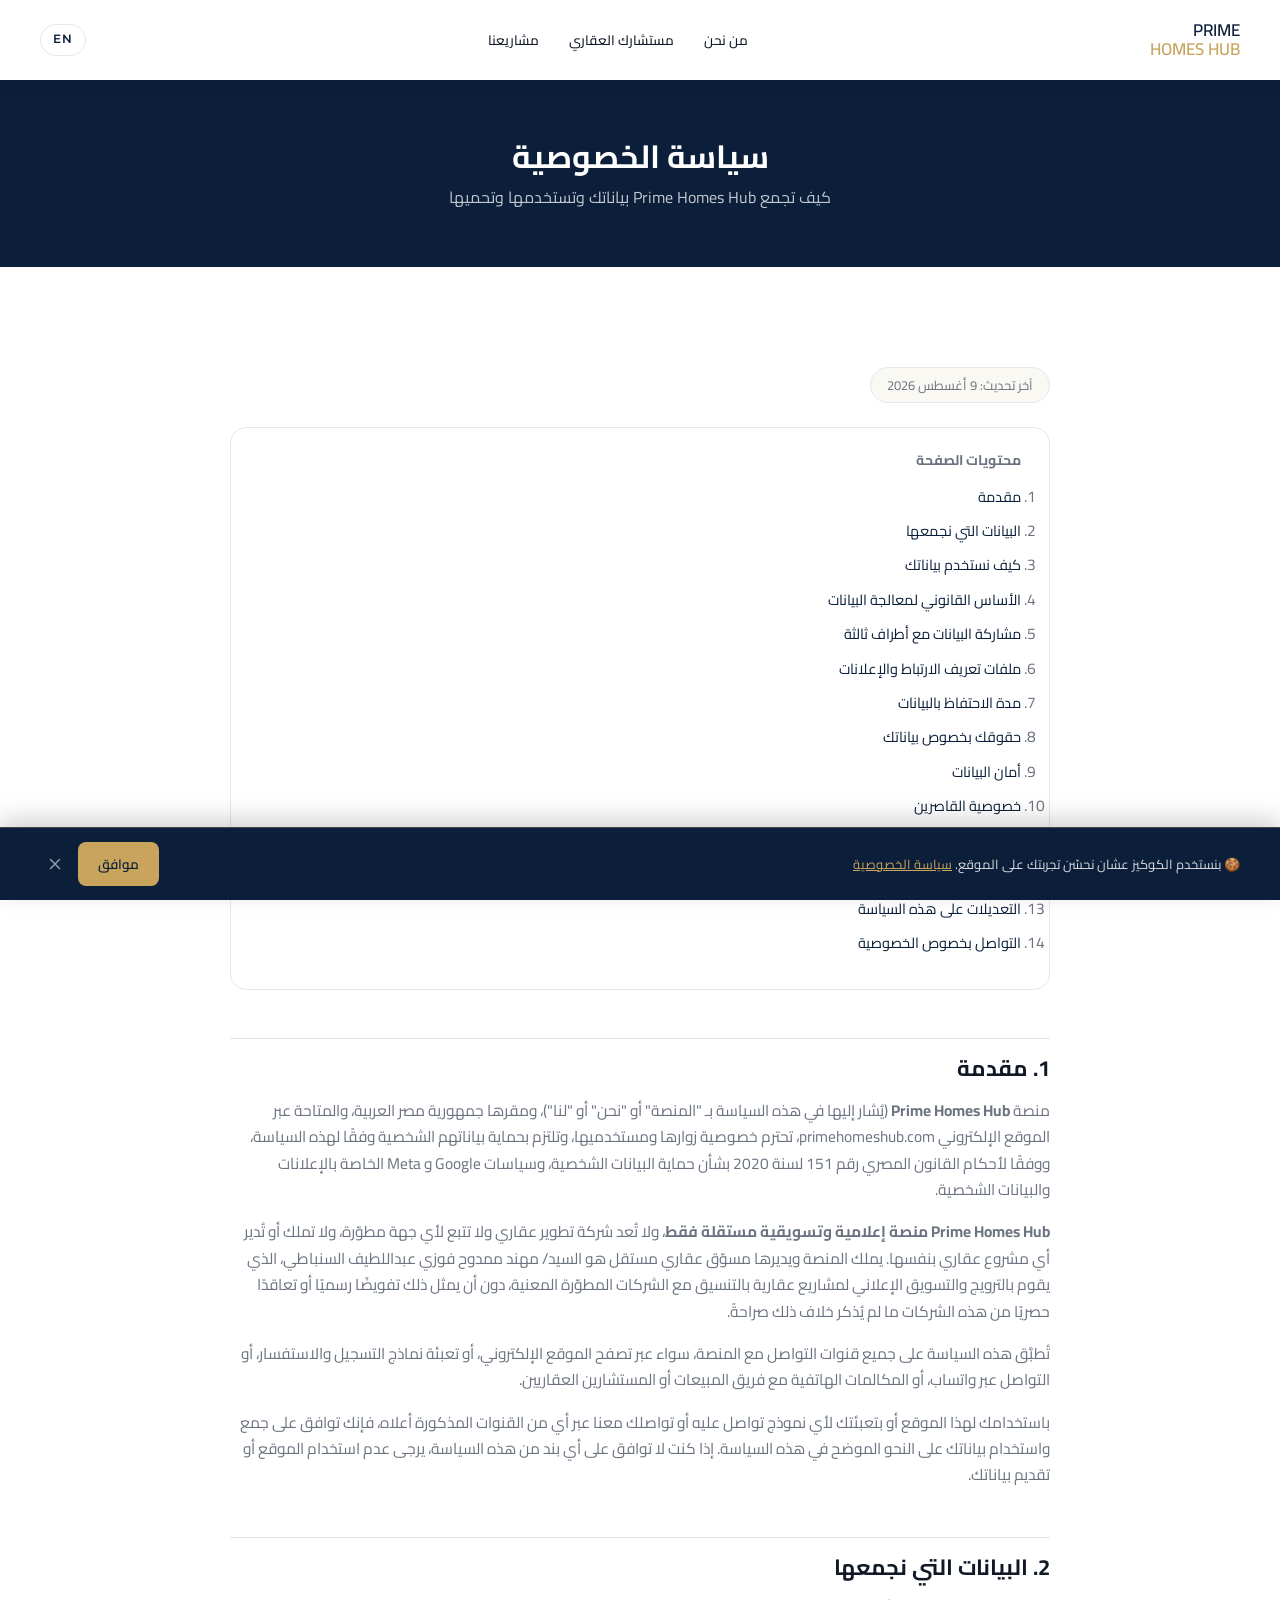
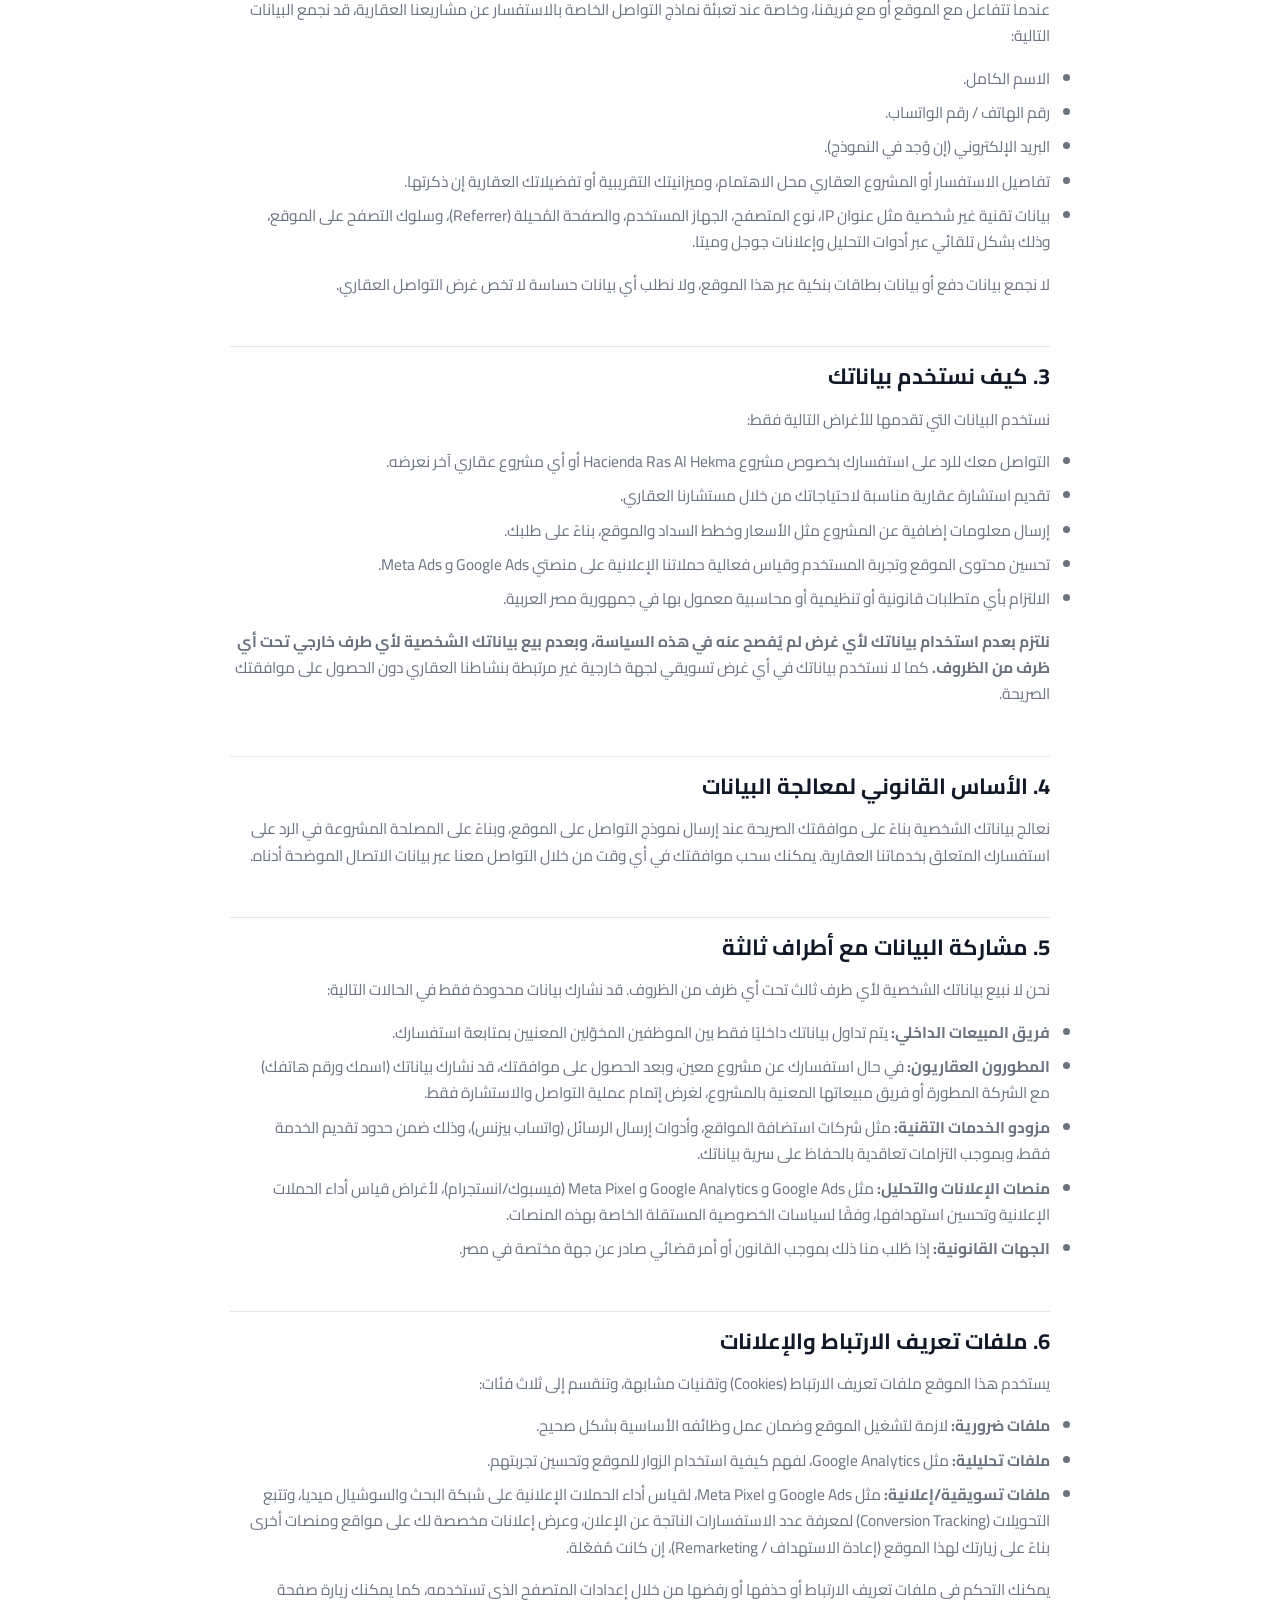
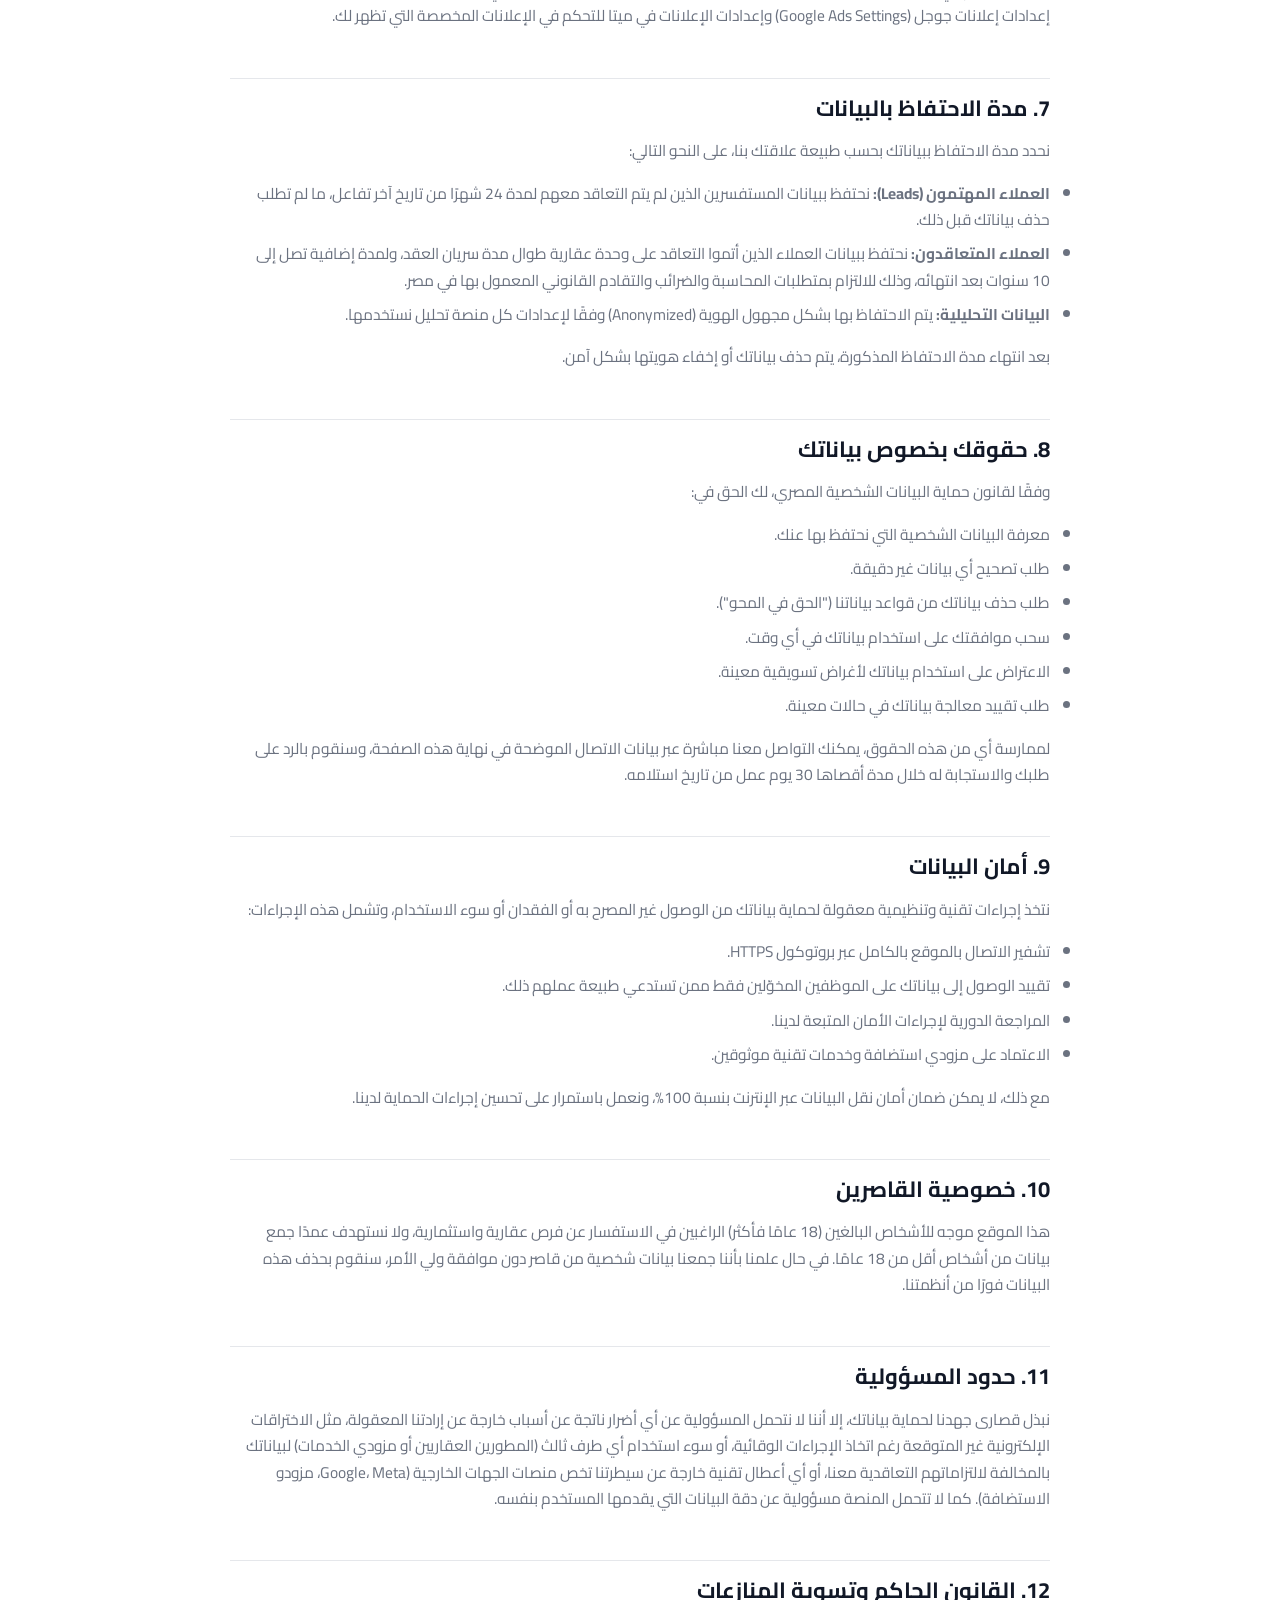
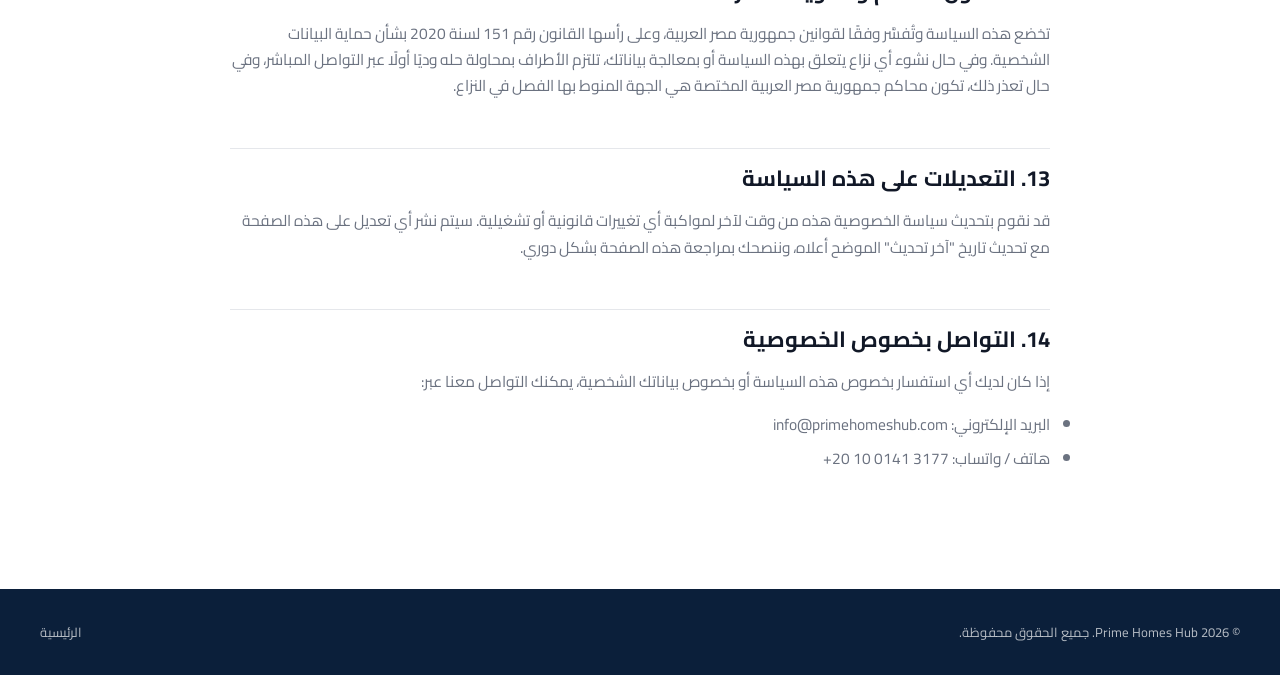
<file: privacy-policy.html>
<!DOCTYPE html>
<html lang="ar" dir="rtl">
<head>
<!-- Google Tag Manager -->
<script>(function(w,d,s,l,i){w[l]=w[l]||[];w[l].push({'gtm.start':
new Date().getTime(),event:'gtm.js'});var f=d.getElementsByTagName(s)[0],
j=d.createElement(s),dl=l!='dataLayer'?'&l='+l:'';j.async=true;j.src=
'https://www.googletagmanager.com/gtm.js?id='+i+dl;f.parentNode.insertBefore(j,f);
})(window,document,'script','dataLayer','GTM-5STWXWQM');</script>
<!-- End Google Tag Manager -->
<meta charset="UTF-8">
<meta name="viewport" content="width=device-width, initial-scale=1.0">
<title>سياسة الخصوصية | Prime Homes Hub</title>
<meta name="description" content="سياسة الخصوصية الخاصة بمنصة Prime Homes Hub، وكيفية جمع واستخدام وحماية بياناتك الشخصية.">
<link rel="icon" href="images/favicon.svg" type="image/svg+xml">
<link rel="stylesheet" href="css/style.css?v=20260825">
</head>
<body>
<!-- Google Tag Manager (noscript) -->
<noscript><iframe src="https://www.googletagmanager.com/ns.html?id=GTM-5STWXWQM"
height="0" width="0" style="display:none;visibility:hidden"></iframe></noscript>
<!-- End Google Tag Manager (noscript) -->

<!-- ================= NAVBAR ================= -->
<header class="navbar">
  <div class="container">
    <a href="index.html" class="logo" aria-label="Prime Homes Hub">
      <span class="l1">PRIME</span><span class="l2">HOMES HUB</span>
    </a>
    <nav class="nav-links">
      <a href="index.html#about">من نحن</a>
      <a href="index.html#consultant">مستشارك العقاري</a>
      <a href="index.html#projects">مشاريعنا</a>
    </nav>
    <div class="nav-right">
      <a href="en/privacy-policy.html" class="lang-switch">EN</a>
      <label for="nav-toggle" class="nav-toggle-label" aria-label="فتح القائمة">
        <span></span><span></span><span></span>
      </label>
    </div>
    <input type="checkbox" id="nav-toggle" class="nav-toggle">
    <div class="mobile-menu">
      <a href="index.html#about">من نحن</a>
      <a href="index.html#consultant">مستشارك العقاري</a>
      <a href="index.html#projects">مشاريعنا</a>
      <a href="en/privacy-policy.html">English</a>
    </div>
  </div>
</header>
<div class="nav-backdrop"></div>

<!-- ================= PAGE HERO ================= -->
<div class="page-hero">
  <div class="container">
    <h1>سياسة الخصوصية</h1>
    <p>كيف تجمع Prime Homes Hub بياناتك وتستخدمها وتحميها</p>
  </div>
</div>

<!-- ================= CONTENT ================= -->
<section class="section section-white">
  <div class="container">
    <div class="legal-content">
      <span class="legal-updated">آخر تحديث: 9 أغسطس 2026</span>

      <div class="legal-toc">
        <h4>محتويات الصفحة</h4>
        <ol>
          <li><a href="#intro">مقدمة</a></li>
          <li><a href="#data-collected">البيانات التي نجمعها</a></li>
          <li><a href="#how-we-use">كيف نستخدم بياناتك</a></li>
          <li><a href="#legal-basis">الأساس القانوني لمعالجة البيانات</a></li>
          <li><a href="#sharing">مشاركة البيانات مع أطراف ثالثة</a></li>
          <li><a href="#cookies">ملفات تعريف الارتباط والإعلانات</a></li>
          <li><a href="#retention">مدة الاحتفاظ بالبيانات</a></li>
          <li><a href="#rights">حقوقك بخصوص بياناتك</a></li>
          <li><a href="#security">أمان البيانات</a></li>
          <li><a href="#children">خصوصية القاصرين</a></li>
          <li><a href="#liability">حدود المسؤولية</a></li>
          <li><a href="#governing-law">القانون الحاكم وتسوية المنازعات</a></li>
          <li><a href="#changes">التعديلات على هذه السياسة</a></li>
          <li><a href="#contact">التواصل بخصوص الخصوصية</a></li>
        </ol>
      </div>

      <h2 id="intro">1. مقدمة</h2>
      <p>
        منصة <strong>Prime Homes Hub</strong> (يُشار إليها في هذه السياسة بـ "المنصة" أو "نحن" أو "لنا")، ومقرها
        جمهورية مصر العربية، والمتاحة عبر الموقع الإلكتروني primehomeshub.com، تحترم خصوصية زوارها ومستخدميها،
        وتلتزم بحماية بياناتهم الشخصية وفقًا لهذه السياسة، ووفقًا لأحكام القانون المصري رقم 151 لسنة 2020
        بشأن حماية البيانات الشخصية، وسياسات Google و Meta الخاصة بالإعلانات والبيانات الشخصية.
      </p>
      <p>
        <strong>Prime Homes Hub منصة إعلامية وتسويقية مستقلة فقط</strong>، ولا تُعد شركة تطوير عقاري ولا تتبع
        لأي جهة مطوّرة، ولا تملك أو تُدير أي مشروع عقاري بنفسها. يملك المنصة ويديرها مسوّق عقاري مستقل هو
        السيد/ مهند ممدوح فوزي عبداللطيف السنباطي، الذي يقوم بالترويج والتسويق الإعلاني لمشاريع عقارية بالتنسيق
        مع الشركات المطوّرة المعنية، دون أن يمثل ذلك تفويضًا رسميًا أو تعاقدًا حصريًا من هذه الشركات ما لم
        يُذكر خلاف ذلك صراحةً.
      </p>
      <p>
        تُطبَّق هذه السياسة على جميع قنوات التواصل مع المنصة، سواء عبر تصفح الموقع الإلكتروني، أو تعبئة نماذج
        التسجيل والاستفسار، أو التواصل عبر واتساب، أو المكالمات الهاتفية مع فريق المبيعات أو المستشارين العقاريين.
      </p>
      <p>
        باستخدامك لهذا الموقع أو بتعبئتك لأي نموذج تواصل عليه أو تواصلك معنا عبر أي من القنوات المذكورة أعلاه،
        فإنك توافق على جمع واستخدام بياناتك على النحو الموضح في هذه السياسة. إذا كنت لا توافق على أي بند من
        هذه السياسة، يرجى عدم استخدام الموقع أو تقديم بياناتك.
      </p>

      <h2 id="data-collected">2. البيانات التي نجمعها</h2>
      <p>عندما تتفاعل مع الموقع أو مع فريقنا، وخاصة عند تعبئة نماذج التواصل الخاصة بالاستفسار عن مشاريعنا العقارية، قد نجمع البيانات التالية:</p>
      <ul>
        <li>الاسم الكامل.</li>
        <li>رقم الهاتف / رقم الواتساب.</li>
        <li>البريد الإلكتروني (إن وُجد في النموذج).</li>
        <li>تفاصيل الاستفسار أو المشروع العقاري محل الاهتمام، وميزانيتك التقريبية أو تفضيلاتك العقارية إن ذكرتها.</li>
        <li>بيانات تقنية غير شخصية مثل عنوان IP، نوع المتصفح، الجهاز المستخدم، والصفحة المُحيلة (Referrer)، وسلوك التصفح على الموقع، وذلك بشكل تلقائي عبر أدوات التحليل وإعلانات جوجل وميتا.</li>
      </ul>
      <p>لا نجمع بيانات دفع أو بيانات بطاقات بنكية عبر هذا الموقع، ولا نطلب أي بيانات حساسة لا تخص غرض التواصل العقاري.</p>

      <h2 id="how-we-use">3. كيف نستخدم بياناتك</h2>
      <p>نستخدم البيانات التي تقدمها للأغراض التالية فقط:</p>
      <ul>
        <li>التواصل معك للرد على استفسارك بخصوص مشروع Hacienda Ras Al Hekma أو أي مشروع عقاري آخر نعرضه.</li>
        <li>تقديم استشارة عقارية مناسبة لاحتياجاتك من خلال مستشارنا العقاري.</li>
        <li>إرسال معلومات إضافية عن المشروع مثل الأسعار وخطط السداد والموقع، بناءً على طلبك.</li>
        <li>تحسين محتوى الموقع وتجربة المستخدم وقياس فعالية حملاتنا الإعلانية على منصتي Google Ads و Meta Ads.</li>
        <li>الالتزام بأي متطلبات قانونية أو تنظيمية أو محاسبية معمول بها في جمهورية مصر العربية.</li>
      </ul>
      <p>
        <strong>نلتزم بعدم استخدام بياناتك لأي غرض لم يُفصح عنه في هذه السياسة، وبعدم بيع بياناتك الشخصية لأي
        طرف خارجي تحت أي ظرف من الظروف.</strong> كما لا نستخدم بياناتك في أي غرض تسويقي لجهة خارجية غير مرتبطة
        بنشاطنا العقاري دون الحصول على موافقتك الصريحة.
      </p>

      <h2 id="legal-basis">4. الأساس القانوني لمعالجة البيانات</h2>
      <p>
        نعالج بياناتك الشخصية بناءً على موافقتك الصريحة عند إرسال نموذج التواصل على الموقع، وبناءً على المصلحة
        المشروعة في الرد على استفسارك المتعلق بخدماتنا العقارية. يمكنك سحب موافقتك في أي وقت من خلال التواصل
        معنا عبر بيانات الاتصال الموضحة أدناه.
      </p>

      <h2 id="sharing">5. مشاركة البيانات مع أطراف ثالثة</h2>
      <p>نحن لا نبيع بياناتك الشخصية لأي طرف ثالث تحت أي ظرف من الظروف. قد نشارك بيانات محدودة فقط في الحالات التالية:</p>
      <ul>
        <li><strong>فريق المبيعات الداخلي:</strong> يتم تداول بياناتك داخليًا فقط بين الموظفين المخوّلين المعنيين بمتابعة استفسارك.</li>
        <li><strong>المطورون العقاريون:</strong> في حال استفسارك عن مشروع معين، وبعد الحصول على موافقتك، قد نشارك بياناتك (اسمك ورقم هاتفك) مع الشركة المطورة أو فريق مبيعاتها المعنية بالمشروع، لغرض إتمام عملية التواصل والاستشارة فقط.</li>
        <li><strong>مزودو الخدمات التقنية:</strong> مثل شركات استضافة المواقع، وأدوات إرسال الرسائل (واتساب بيزنس)، وذلك ضمن حدود تقديم الخدمة فقط، وبموجب التزامات تعاقدية بالحفاظ على سرية بياناتك.</li>
        <li><strong>منصات الإعلانات والتحليل:</strong> مثل Google Ads و Google Analytics و Meta Pixel (فيسبوك/انستجرام)، لأغراض قياس أداء الحملات الإعلانية وتحسين استهدافها، وفقًا لسياسات الخصوصية المستقلة الخاصة بهذه المنصات.</li>
        <li><strong>الجهات القانونية:</strong> إذا طُلب منا ذلك بموجب القانون أو أمر قضائي صادر عن جهة مختصة في مصر.</li>
      </ul>

      <h2 id="cookies">6. ملفات تعريف الارتباط والإعلانات</h2>
      <p>
        يستخدم هذا الموقع ملفات تعريف الارتباط (Cookies) وتقنيات مشابهة، وتنقسم إلى ثلاث فئات:
      </p>
      <ul>
        <li><strong>ملفات ضرورية:</strong> لازمة لتشغيل الموقع وضمان عمل وظائفه الأساسية بشكل صحيح.</li>
        <li><strong>ملفات تحليلية:</strong> مثل Google Analytics، لفهم كيفية استخدام الزوار للموقع وتحسين تجربتهم.</li>
        <li><strong>ملفات تسويقية/إعلانية:</strong> مثل Google Ads و Meta Pixel، لقياس أداء الحملات الإعلانية على شبكة البحث والسوشيال ميديا، وتتبع التحويلات (Conversion Tracking) لمعرفة عدد الاستفسارات الناتجة عن الإعلان، وعرض إعلانات مخصصة لك على مواقع ومنصات أخرى بناءً على زيارتك لهذا الموقع (إعادة الاستهداف / Remarketing)، إن كانت مُفعّلة.</li>
      </ul>
      <p>
        يمكنك التحكم في ملفات تعريف الارتباط أو حذفها أو رفضها من خلال إعدادات المتصفح الذي تستخدمه، كما يمكنك
        زيارة صفحة إعدادات إعلانات جوجل (Google Ads Settings) وإعدادات الإعلانات في ميتا للتحكم في الإعلانات
        المخصصة التي تظهر لك.
      </p>

      <h2 id="retention">7. مدة الاحتفاظ بالبيانات</h2>
      <p>نحدد مدة الاحتفاظ ببياناتك بحسب طبيعة علاقتك بنا، على النحو التالي:</p>
      <ul>
        <li><strong>العملاء المهتمون (Leads):</strong> نحتفظ ببيانات المستفسرين الذين لم يتم التعاقد معهم لمدة 24 شهرًا من تاريخ آخر تفاعل، ما لم تطلب حذف بياناتك قبل ذلك.</li>
        <li><strong>العملاء المتعاقدون:</strong> نحتفظ ببيانات العملاء الذين أتموا التعاقد على وحدة عقارية طوال مدة سريان العقد، ولمدة إضافية تصل إلى 10 سنوات بعد انتهائه، وذلك للالتزام بمتطلبات المحاسبة والضرائب والتقادم القانوني المعمول بها في مصر.</li>
        <li><strong>البيانات التحليلية:</strong> يتم الاحتفاظ بها بشكل مجهول الهوية (Anonymized) وفقًا لإعدادات كل منصة تحليل نستخدمها.</li>
      </ul>
      <p>بعد انتهاء مدة الاحتفاظ المذكورة، يتم حذف بياناتك أو إخفاء هويتها بشكل آمن.</p>

      <h2 id="rights">8. حقوقك بخصوص بياناتك</h2>
      <p>وفقًا لقانون حماية البيانات الشخصية المصري، لك الحق في:</p>
      <ul>
        <li>معرفة البيانات الشخصية التي نحتفظ بها عنك.</li>
        <li>طلب تصحيح أي بيانات غير دقيقة.</li>
        <li>طلب حذف بياناتك من قواعد بياناتنا ("الحق في المحو").</li>
        <li>سحب موافقتك على استخدام بياناتك في أي وقت.</li>
        <li>الاعتراض على استخدام بياناتك لأغراض تسويقية معينة.</li>
        <li>طلب تقييد معالجة بياناتك في حالات معينة.</li>
      </ul>
      <p>
        لممارسة أي من هذه الحقوق، يمكنك التواصل معنا مباشرة عبر بيانات الاتصال الموضحة في نهاية هذه الصفحة،
        وسنقوم بالرد على طلبك والاستجابة له خلال مدة أقصاها 30 يوم عمل من تاريخ استلامه.
      </p>

      <h2 id="security">9. أمان البيانات</h2>
      <p>
        نتخذ إجراءات تقنية وتنظيمية معقولة لحماية بياناتك من الوصول غير المصرح به أو الفقدان أو سوء الاستخدام،
        وتشمل هذه الإجراءات:
      </p>
      <ul>
        <li>تشفير الاتصال بالموقع بالكامل عبر بروتوكول HTTPS.</li>
        <li>تقييد الوصول إلى بياناتك على الموظفين المخوّلين فقط ممن تستدعي طبيعة عملهم ذلك.</li>
        <li>المراجعة الدورية لإجراءات الأمان المتبعة لدينا.</li>
        <li>الاعتماد على مزودي استضافة وخدمات تقنية موثوقين.</li>
      </ul>
      <p>
        مع ذلك، لا يمكن ضمان أمان نقل البيانات عبر الإنترنت بنسبة 100%، ونعمل باستمرار على تحسين إجراءات
        الحماية لدينا.
      </p>

      <h2 id="children">10. خصوصية القاصرين</h2>
      <p>
        هذا الموقع موجه للأشخاص البالغين (18 عامًا فأكثر) الراغبين في الاستفسار عن فرص عقارية واستثمارية، ولا
        نستهدف عمدًا جمع بيانات من أشخاص أقل من 18 عامًا. في حال علمنا بأننا جمعنا بيانات شخصية من قاصر دون
        موافقة ولي الأمر، سنقوم بحذف هذه البيانات فورًا من أنظمتنا.
      </p>

      <h2 id="liability">11. حدود المسؤولية</h2>
      <p>
        نبذل قصارى جهدنا لحماية بياناتك، إلا أننا لا نتحمل المسؤولية عن أي أضرار ناتجة عن أسباب خارجة عن إرادتنا
        المعقولة، مثل الاختراقات الإلكترونية غير المتوقعة رغم اتخاذ الإجراءات الوقائية، أو سوء استخدام أي طرف
        ثالث (المطورين العقاريين أو مزودي الخدمات) لبياناتك بالمخالفة لالتزاماتهم التعاقدية معنا، أو أي أعطال
        تقنية خارجة عن سيطرتنا تخص منصات الجهات الخارجية (Google، Meta، مزودو الاستضافة). كما لا تتحمل المنصة
        مسؤولية عن دقة البيانات التي يقدمها المستخدم بنفسه.
      </p>

      <h2 id="governing-law">12. القانون الحاكم وتسوية المنازعات</h2>
      <p>
        تخضع هذه السياسة وتُفسَّر وفقًا لقوانين جمهورية مصر العربية، وعلى رأسها القانون رقم 151 لسنة 2020 بشأن
        حماية البيانات الشخصية. وفي حال نشوء أي نزاع يتعلق بهذه السياسة أو بمعالجة بياناتك، تلتزم الأطراف بمحاولة
        حله وديًا أولًا عبر التواصل المباشر، وفي حال تعذر ذلك، تكون محاكم جمهورية مصر العربية المختصة هي الجهة
        المنوط بها الفصل في النزاع.
      </p>

      <h2 id="changes">13. التعديلات على هذه السياسة</h2>
      <p>
        قد نقوم بتحديث سياسة الخصوصية هذه من وقت لآخر لمواكبة أي تغييرات قانونية أو تشغيلية. سيتم نشر أي
        تعديل على هذه الصفحة مع تحديث تاريخ "آخر تحديث" الموضح أعلاه، وننصحك بمراجعة هذه الصفحة بشكل دوري.
      </p>

      <h2 id="contact">14. التواصل بخصوص الخصوصية</h2>
      <p>
        إذا كان لديك أي استفسار بخصوص هذه السياسة أو بخصوص بياناتك الشخصية، يمكنك التواصل معنا عبر:
      </p>
      <!-- TODO: استبدال البريد الإلكتروني التالي بالبريد النهائي -->
      <ul>
        <li>البريد الإلكتروني: info@primehomeshub.com</li>
        <li>هاتف / واتساب: <span dir="ltr">+20 10 0141 3177</span></li>
      </ul>
    </div>
  </div>
</section>

<!-- ================= FOOTER ================= -->
<footer class="site-footer">
  <div class="container">
    <div class="footer-bottom" style="border-top:none;padding-block:32px;">
      <span>© 2026 Prime Homes Hub. جميع الحقوق محفوظة.</span>
      <div class="footer-legal-links">
        <a href="index.html">الرئيسية</a>
      </div>
    </div>
  </div>
</footer>

<script src="js/main.js?v=20260825" defer></script>
</body>
</html>
</file>
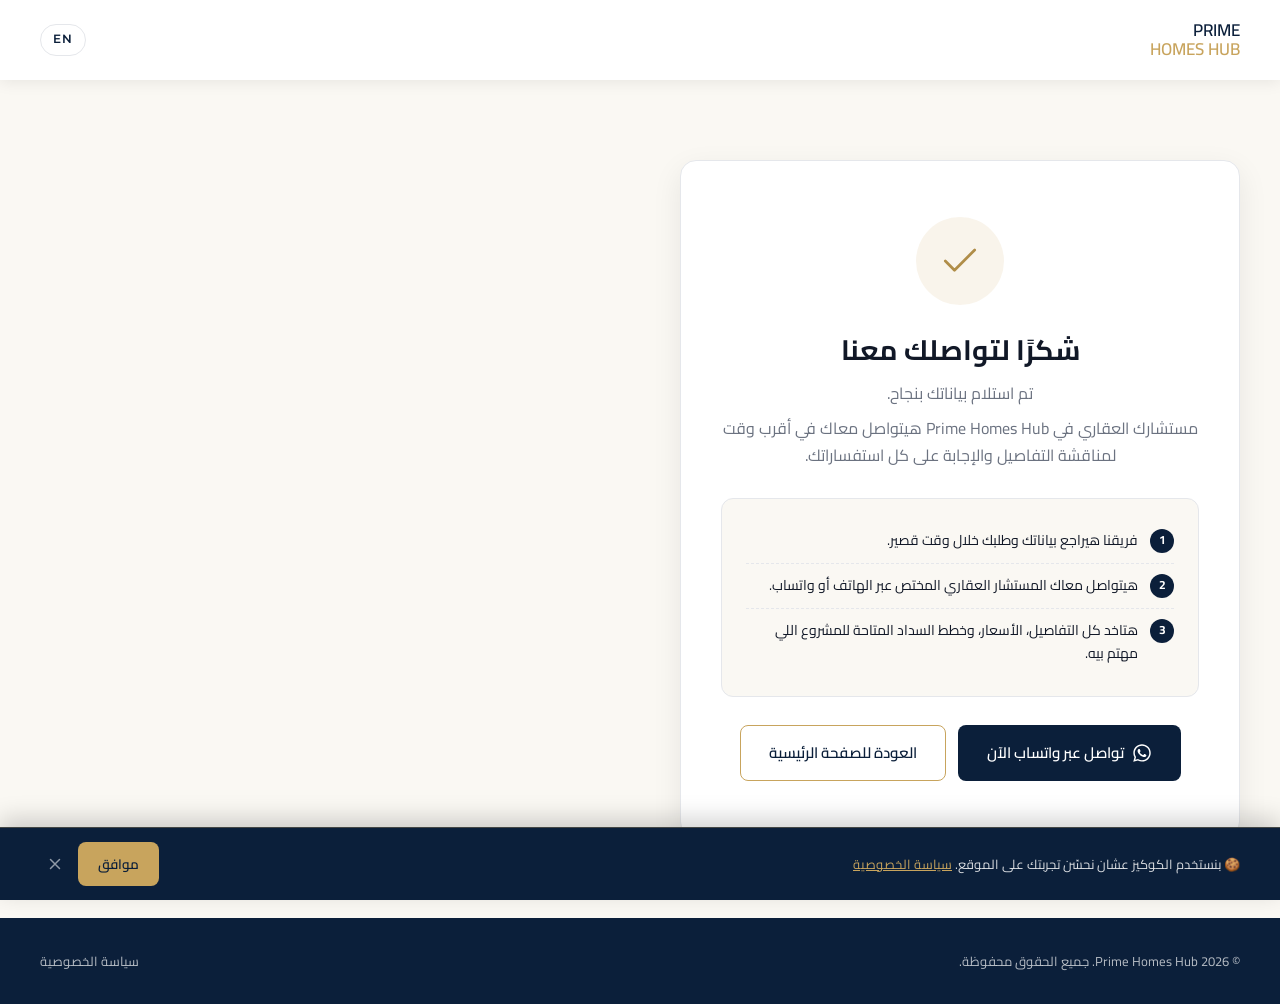
<file: thank-you.html>
<!DOCTYPE html>
<html lang="ar" dir="rtl">
<head>
<!-- Google Tag Manager -->
<script>(function(w,d,s,l,i){w[l]=w[l]||[];w[l].push({'gtm.start':
new Date().getTime(),event:'gtm.js'});var f=d.getElementsByTagName(s)[0],
j=d.createElement(s),dl=l!='dataLayer'?'&l='+l:'';j.async=true;j.src=
'https://www.googletagmanager.com/gtm.js?id='+i+dl;f.parentNode.insertBefore(j,f);
})(window,document,'script','dataLayer','GTM-5STWXWQM');</script>
<!-- End Google Tag Manager -->
<meta charset="UTF-8">
<meta name="viewport" content="width=device-width, initial-scale=1.0">
<title>شكرًا لتواصلك معنا | Prime Homes Hub</title>
<meta name="description" content="تم استلام بياناتك بنجاح، سيتواصل معك فريق Prime Homes Hub في أقرب وقت.">
<meta name="robots" content="noindex, nofollow">
<link rel="icon" href="images/favicon.svg" type="image/svg+xml">
<link rel="stylesheet" href="css/style.css?v=20260825">

<!--
  TODO: إضافة كود تتبع التحويل (Conversion Tracking) الخاص بـ Google Ads هنا
  مثال:
  <script async src="https://www.googletagmanager.com/gtag/js?id=AW-XXXXXXXXX"></script>
  <script>
    window.dataLayer = window.dataLayer || [];
    function gtag(){dataLayer.push(arguments);}
    gtag('js', new Date());
    gtag('config', 'AW-XXXXXXXXX');
    gtag('event', 'conversion', {'send_to': 'AW-XXXXXXXXX/XXXXXXXXXXXXXXXXXXXX'});
  </script>
-->
</head>
<body>
<!-- Google Tag Manager (noscript) -->
<noscript><iframe src="https://www.googletagmanager.com/ns.html?id=GTM-5STWXWQM"
height="0" width="0" style="display:none;visibility:hidden"></iframe></noscript>
<!-- End Google Tag Manager (noscript) -->

<!-- ================= NAVBAR ================= -->
<header class="navbar">
  <div class="container">
    <a href="index.html" class="logo" aria-label="Prime Homes Hub">
      <span class="l1">PRIME</span><span class="l2">HOMES HUB</span>
    </a>
    <div class="nav-right">
      <a href="en/thank-you.html" class="lang-switch">EN</a>
    </div>
  </div>
</header>

<!-- ================= THANK YOU ================= -->
<div class="thankyou-wrap">
  <div class="container">
    <div class="thankyou-card">
      <div class="thankyou-icon">
        <svg class="icon" viewBox="0 0 24 24"><path d="M20 6L9 17l-5-5" stroke-linecap="round" stroke-linejoin="round"/></svg>
      </div>

      <h1>شكرًا لتواصلك معنا</h1>
      <p>تم استلام بياناتك بنجاح.</p>
      <p>مستشارك العقاري في Prime Homes Hub هيتواصل معاك في أقرب وقت لمناقشة التفاصيل والإجابة على كل استفساراتك.</p>

      <ul class="thankyou-steps">
        <li>
          <span class="step-num">1</span>
          <span>فريقنا هيراجع بياناتك وطلبك خلال وقت قصير.</span>
        </li>
        <li>
          <span class="step-num">2</span>
          <span>هيتواصل معاك المستشار العقاري المختص عبر الهاتف أو واتساب.</span>
        </li>
        <li>
          <span class="step-num">3</span>
          <span>هتاخد كل التفاصيل، الأسعار، وخطط السداد المتاحة للمشروع اللي مهتم بيه.</span>
        </li>
      </ul>

      <div class="thankyou-actions">
        <a href="https://wa.me/201001413177" class="btn btn-primary"><svg class="icon-wa" viewBox="0 0 448 512"><path d="M380.9 97.1C339 55.1 283.2 32 223.9 32c-122.4 0-222 99.6-222 222 0 39.1 10.2 77.3 29.6 111L0 480l117.7-30.9c32.4 17.7 68.9 27 106.1 27h.1c122.3 0 224.1-99.6 224.1-222 0-59.3-25.2-115-67.1-157zm-157 341.6c-33.2 0-65.7-8.9-94-25.7l-6.7-4-69.8 18.3L72 359.2l-4.4-7c-18.5-29.4-28.2-63.3-28.2-98.2 0-101.7 82.8-184.5 184.6-184.5 49.3 0 95.6 19.2 130.4 54.1 34.8 34.9 56.2 81.2 56.1 130.5 0 101.8-84.9 184.6-186.6 184.6zm101.2-138.2c-5.5-2.8-32.8-16.2-37.9-18-5.1-1.9-8.8-2.8-12.5 2.8-3.7 5.6-14.3 18-17.6 21.8-3.2 3.7-6.5 4.2-12 1.4-32.6-16.3-54-29.1-75.5-66-5.7-9.8 5.7-9.1 16.3-30.3 1.8-3.7.9-6.9-.5-9.7-1.4-2.8-12.5-30.1-17.1-41.2-4.5-10.8-9.1-9.3-12.5-9.5-3.2-.2-6.9-.2-10.6-.2-3.7 0-9.7 1.4-14.8 6.9-5.1 5.6-19.4 19-19.4 46.3 0 27.3 19.9 53.7 22.6 57.4 2.8 3.7 39.1 59.7 94.8 83.8 35.2 15.2 49 16.5 66.6 13.9 10.7-1.6 32.8-13.4 37.4-26.4 4.6-13 4.6-24.1 3.2-26.4-1.3-2.5-5-3.9-10.5-6.6z"/></svg>تواصل عبر واتساب الآن</a>
        <a href="index.html" class="btn btn-secondary">العودة للصفحة الرئيسية</a>
      </div>
    </div>
  </div>
</div>

<!-- ================= FOOTER ================= -->
<footer class="site-footer">
  <div class="container">
    <div class="footer-bottom" style="border-top:none;padding-block:32px;">
      <span>© 2026 Prime Homes Hub. جميع الحقوق محفوظة.</span>
      <div class="footer-legal-links">
        <a href="privacy-policy.html">سياسة الخصوصية</a>
      </div>
    </div>
  </div>
</footer>

<script src="js/main.js?v=20260825" defer></script>
</body>
</html>
</file>
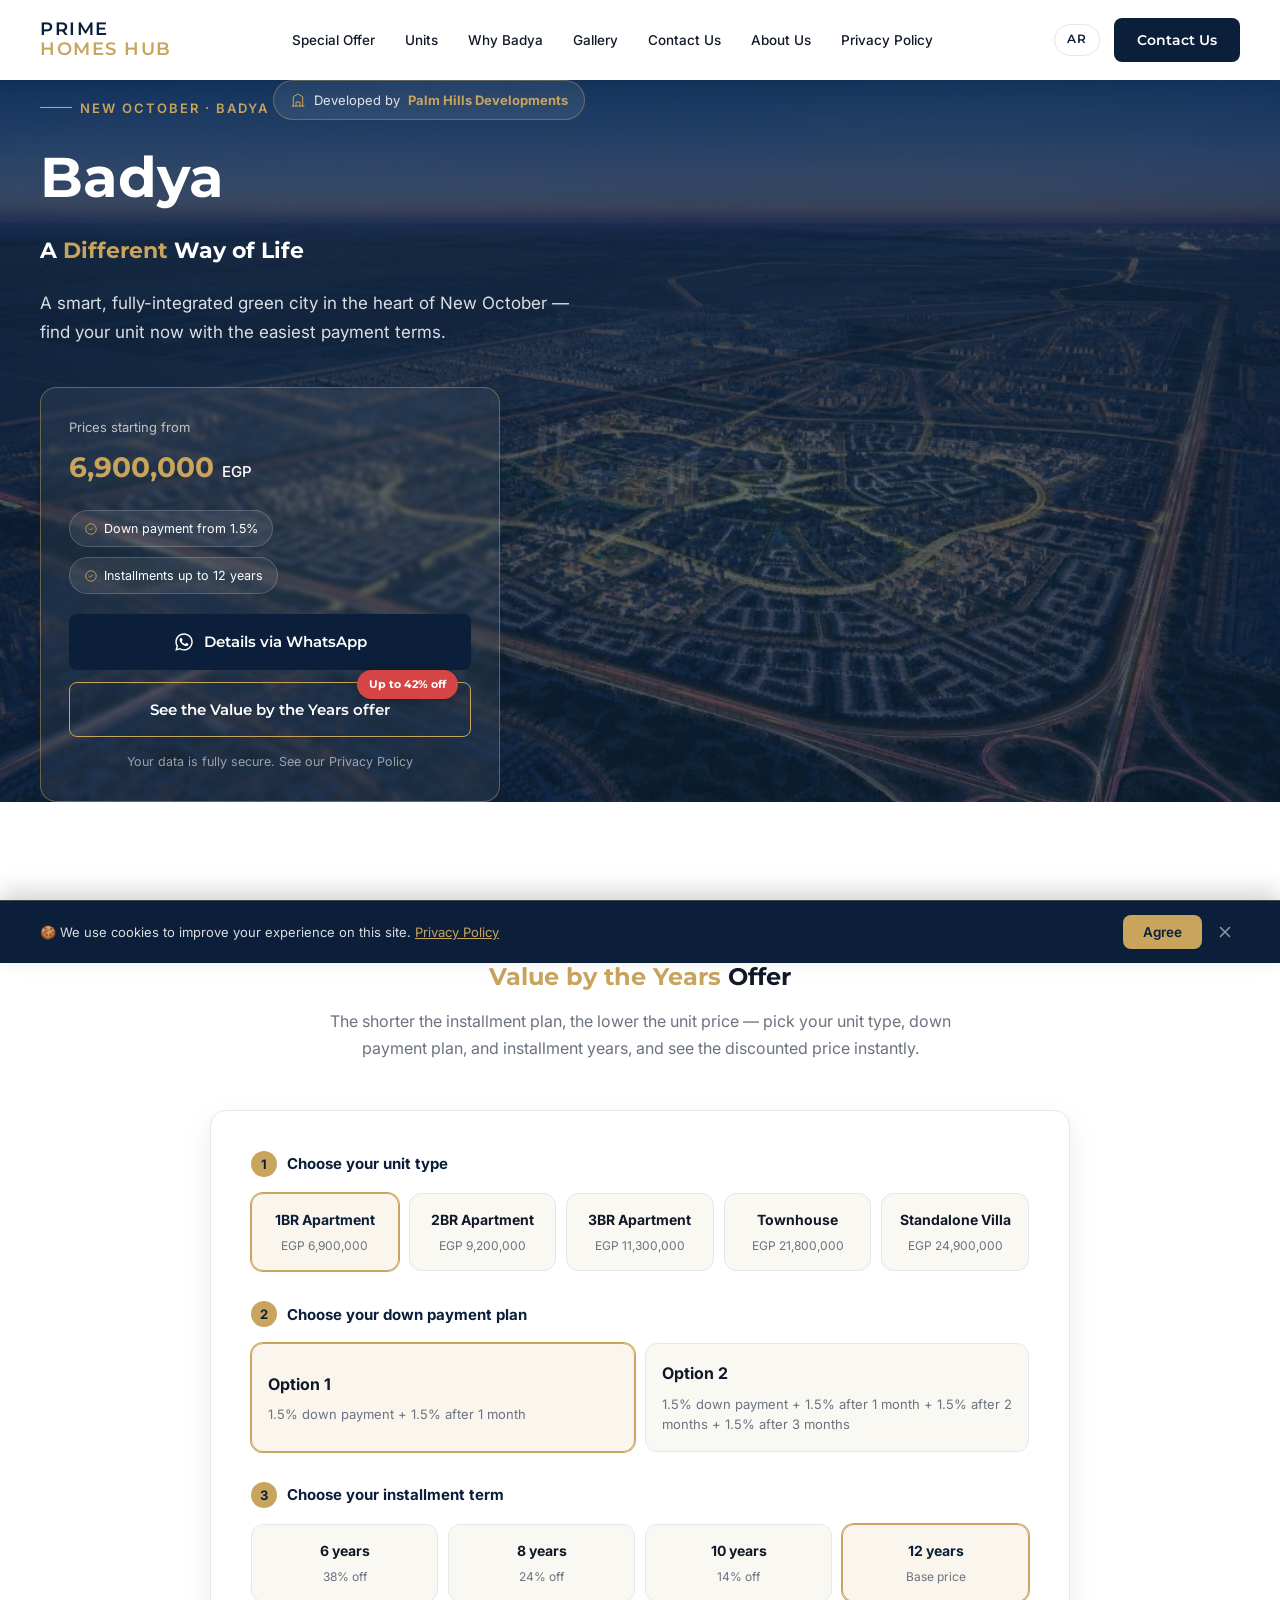
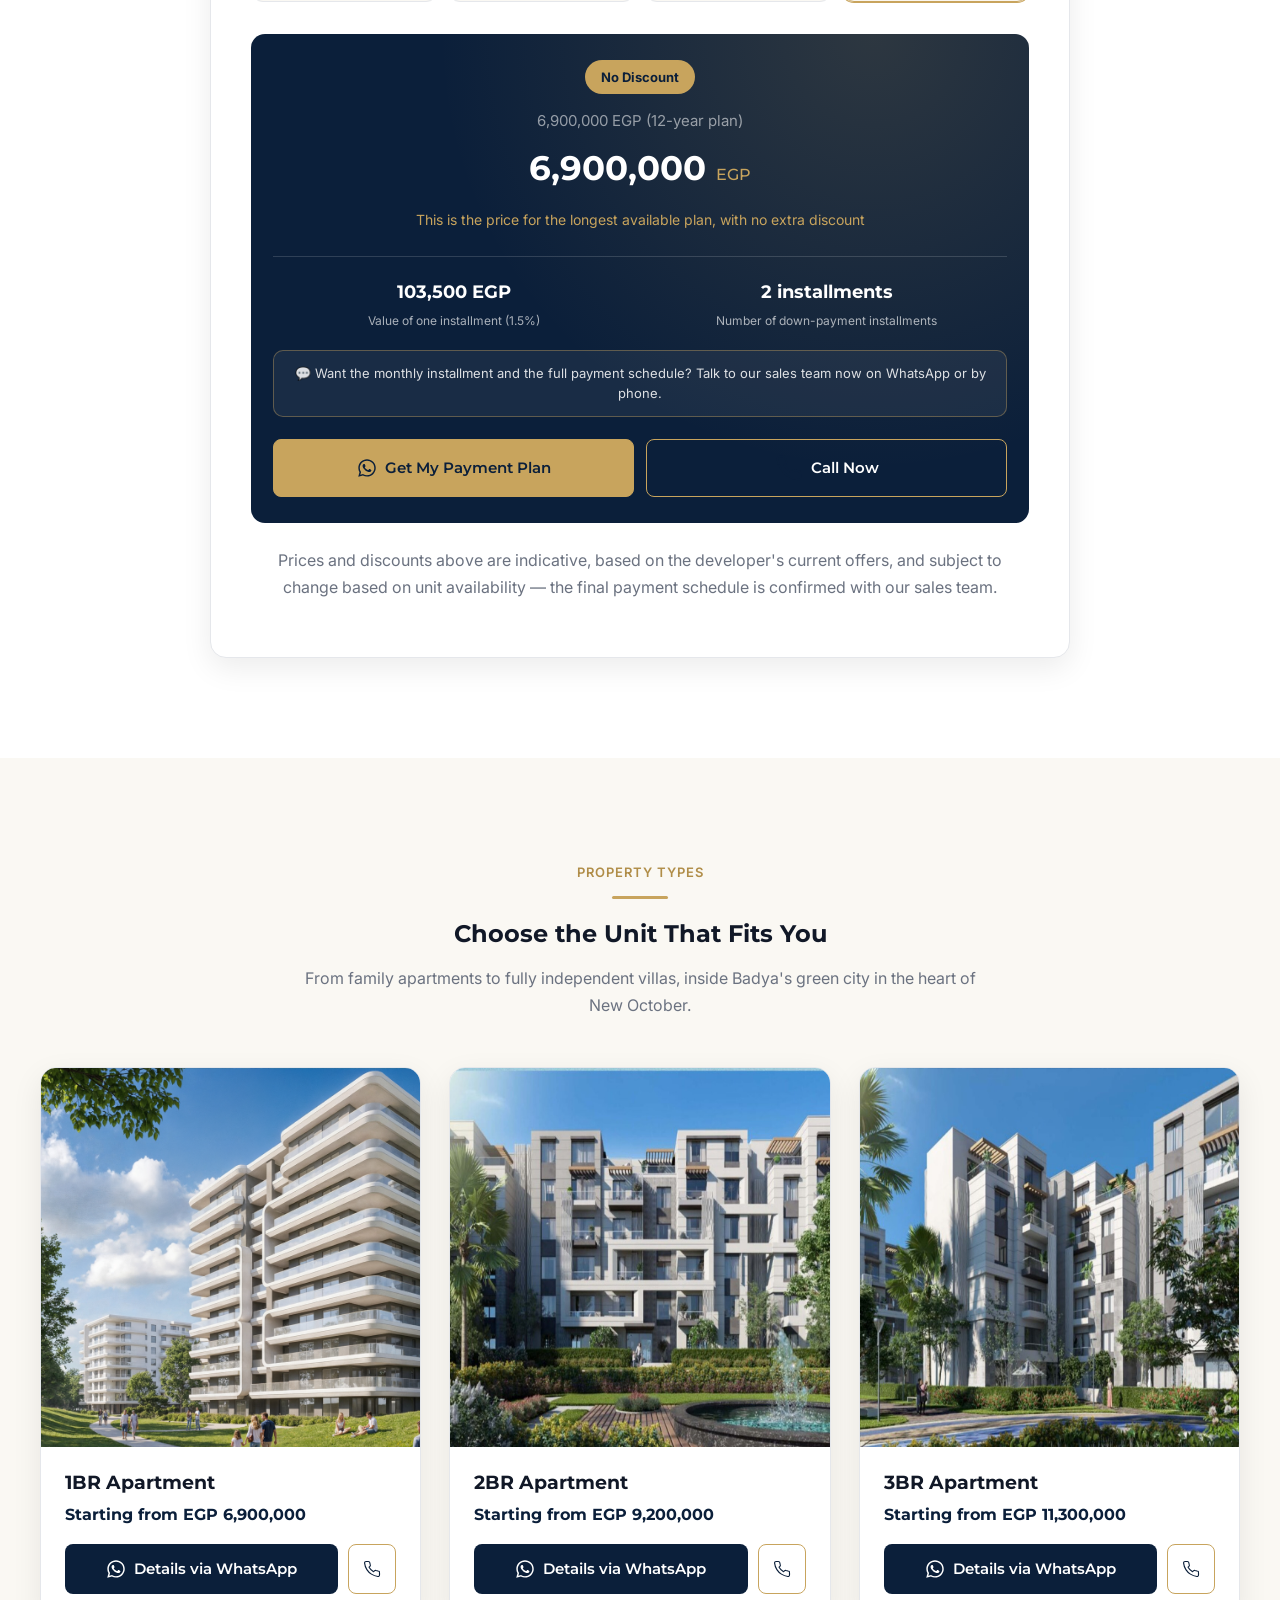
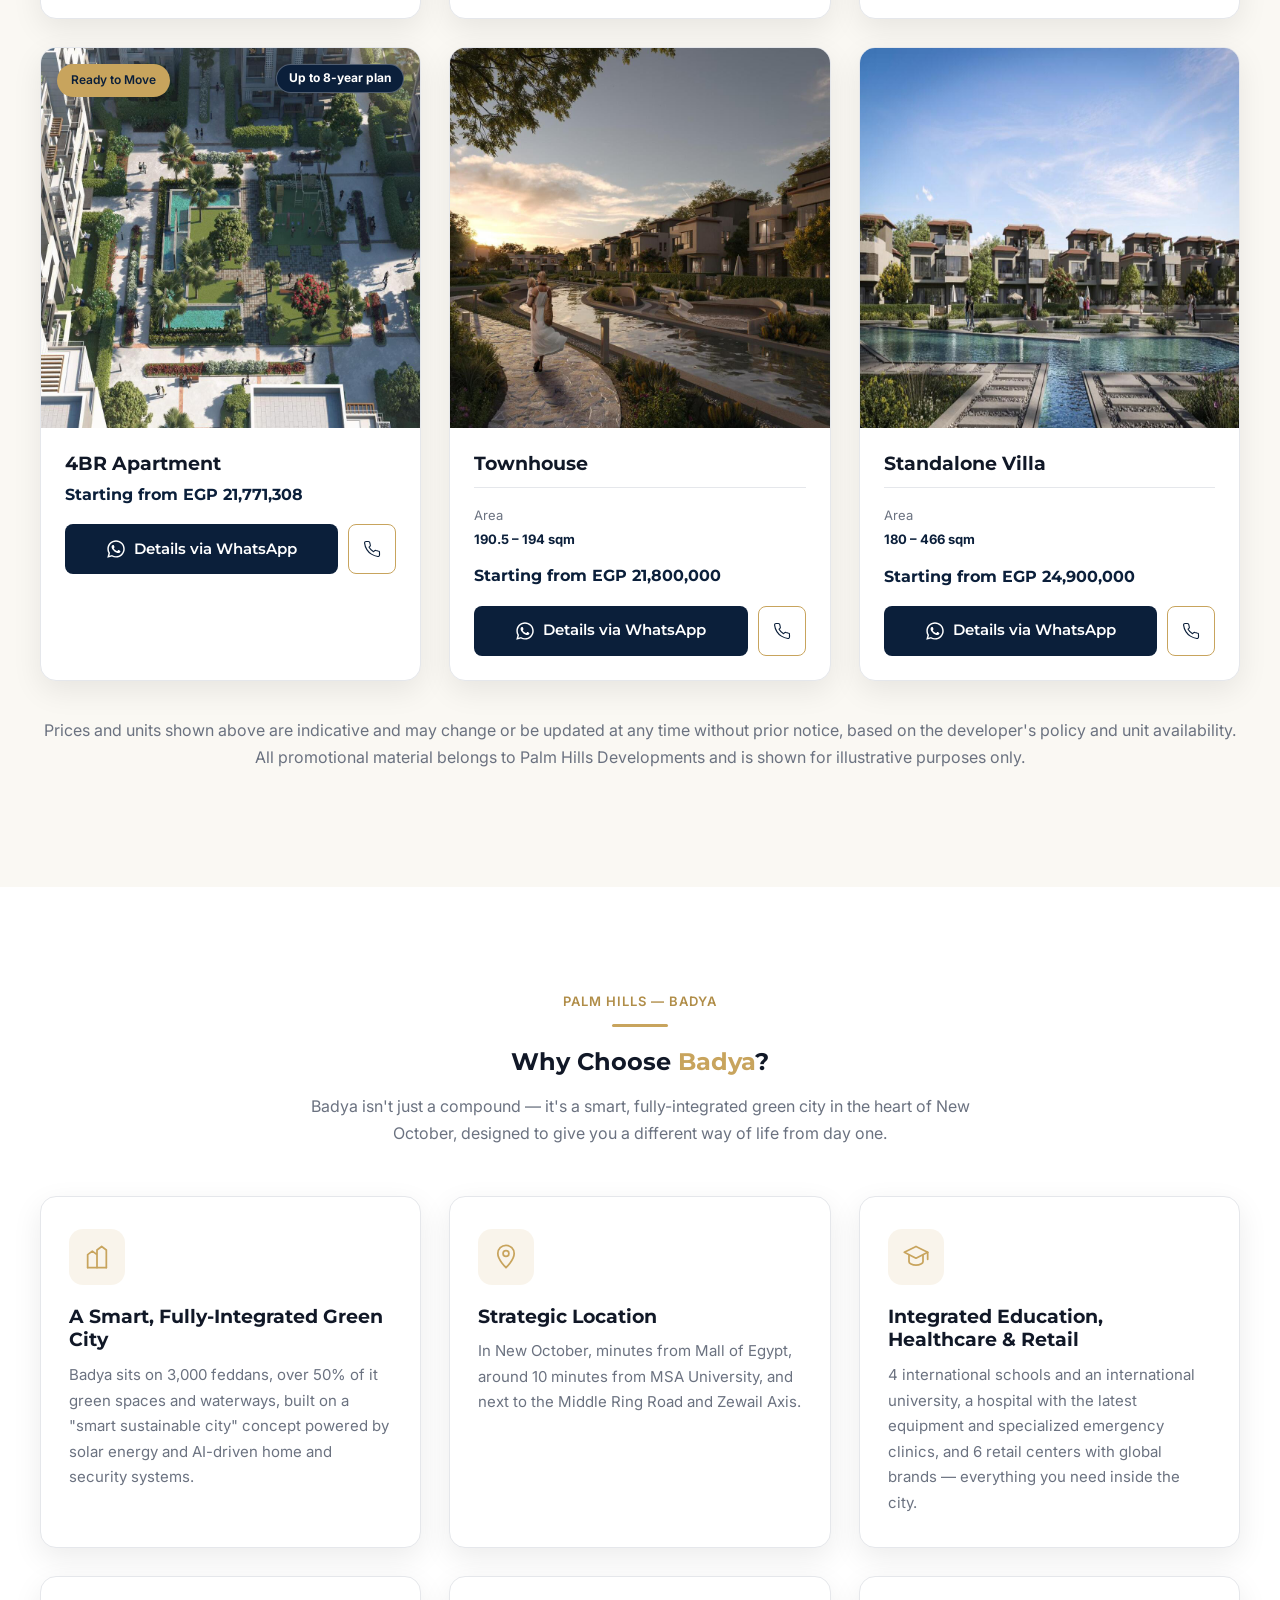
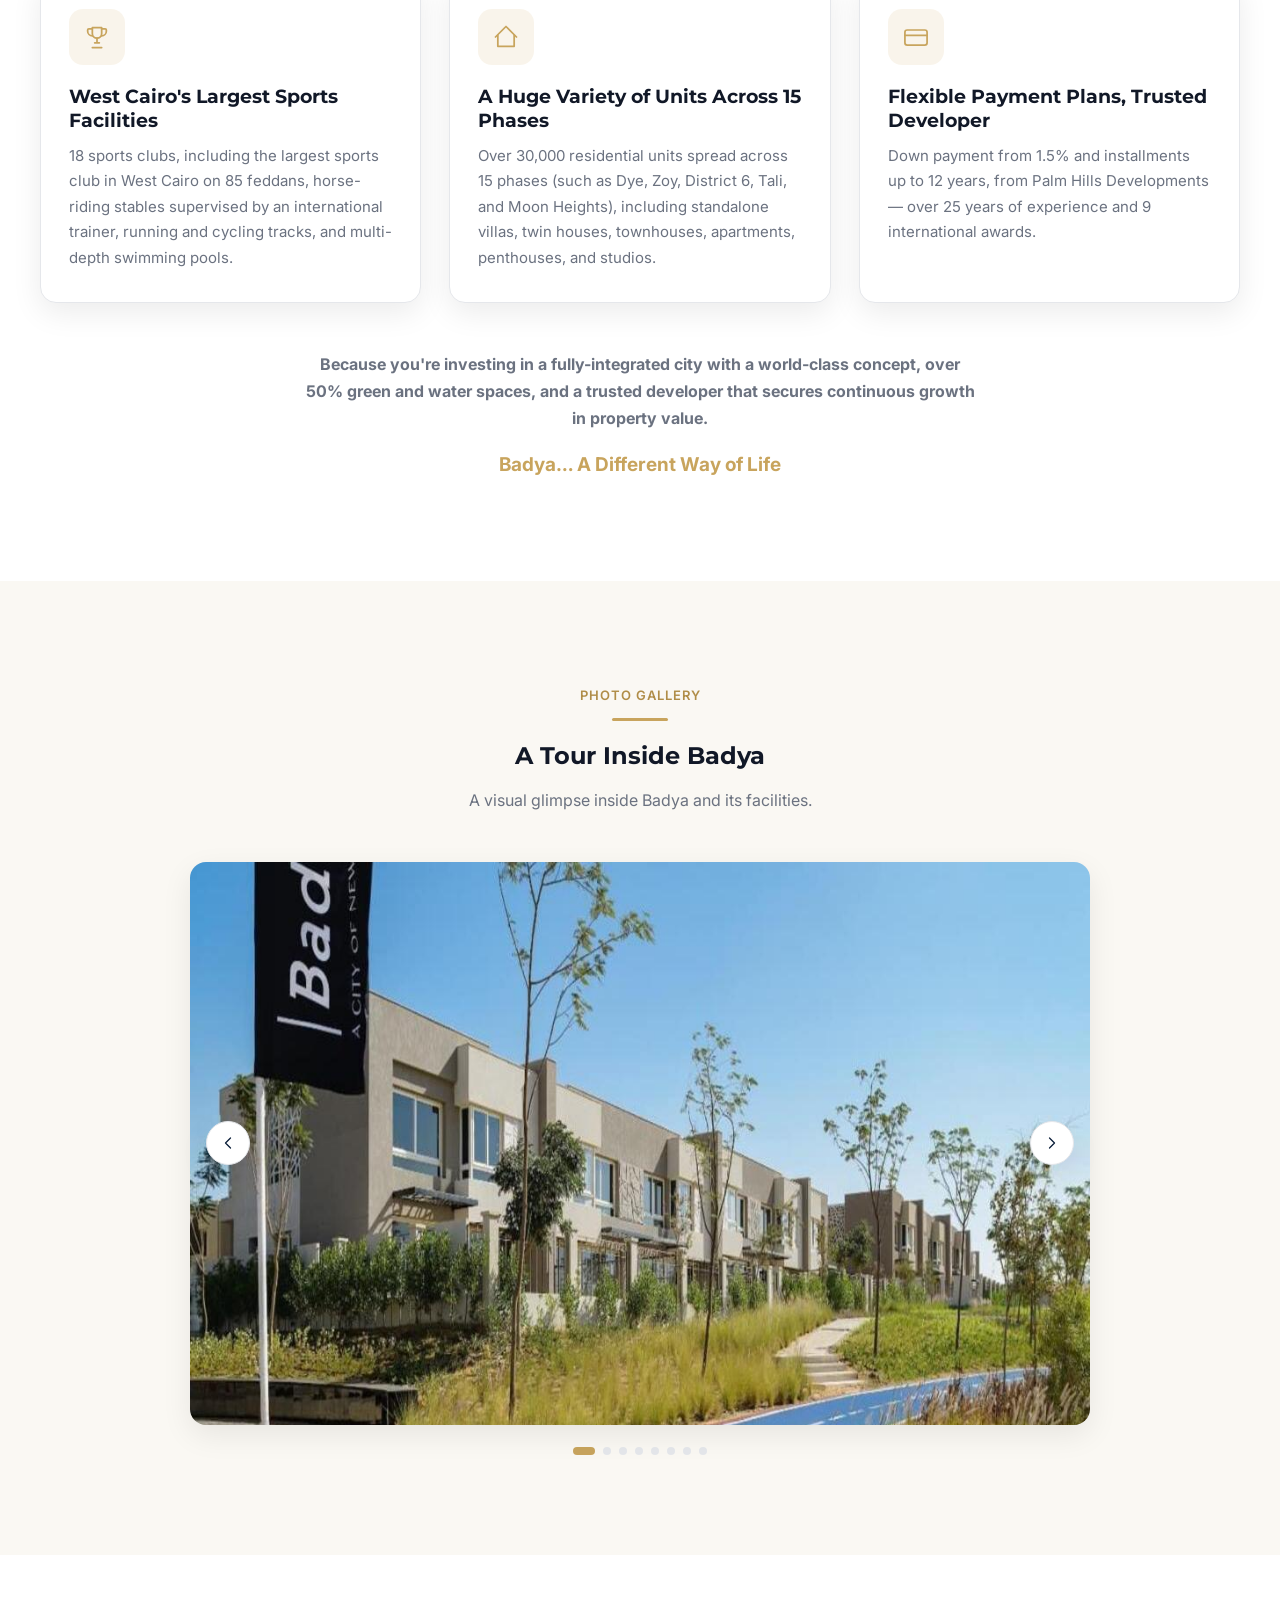
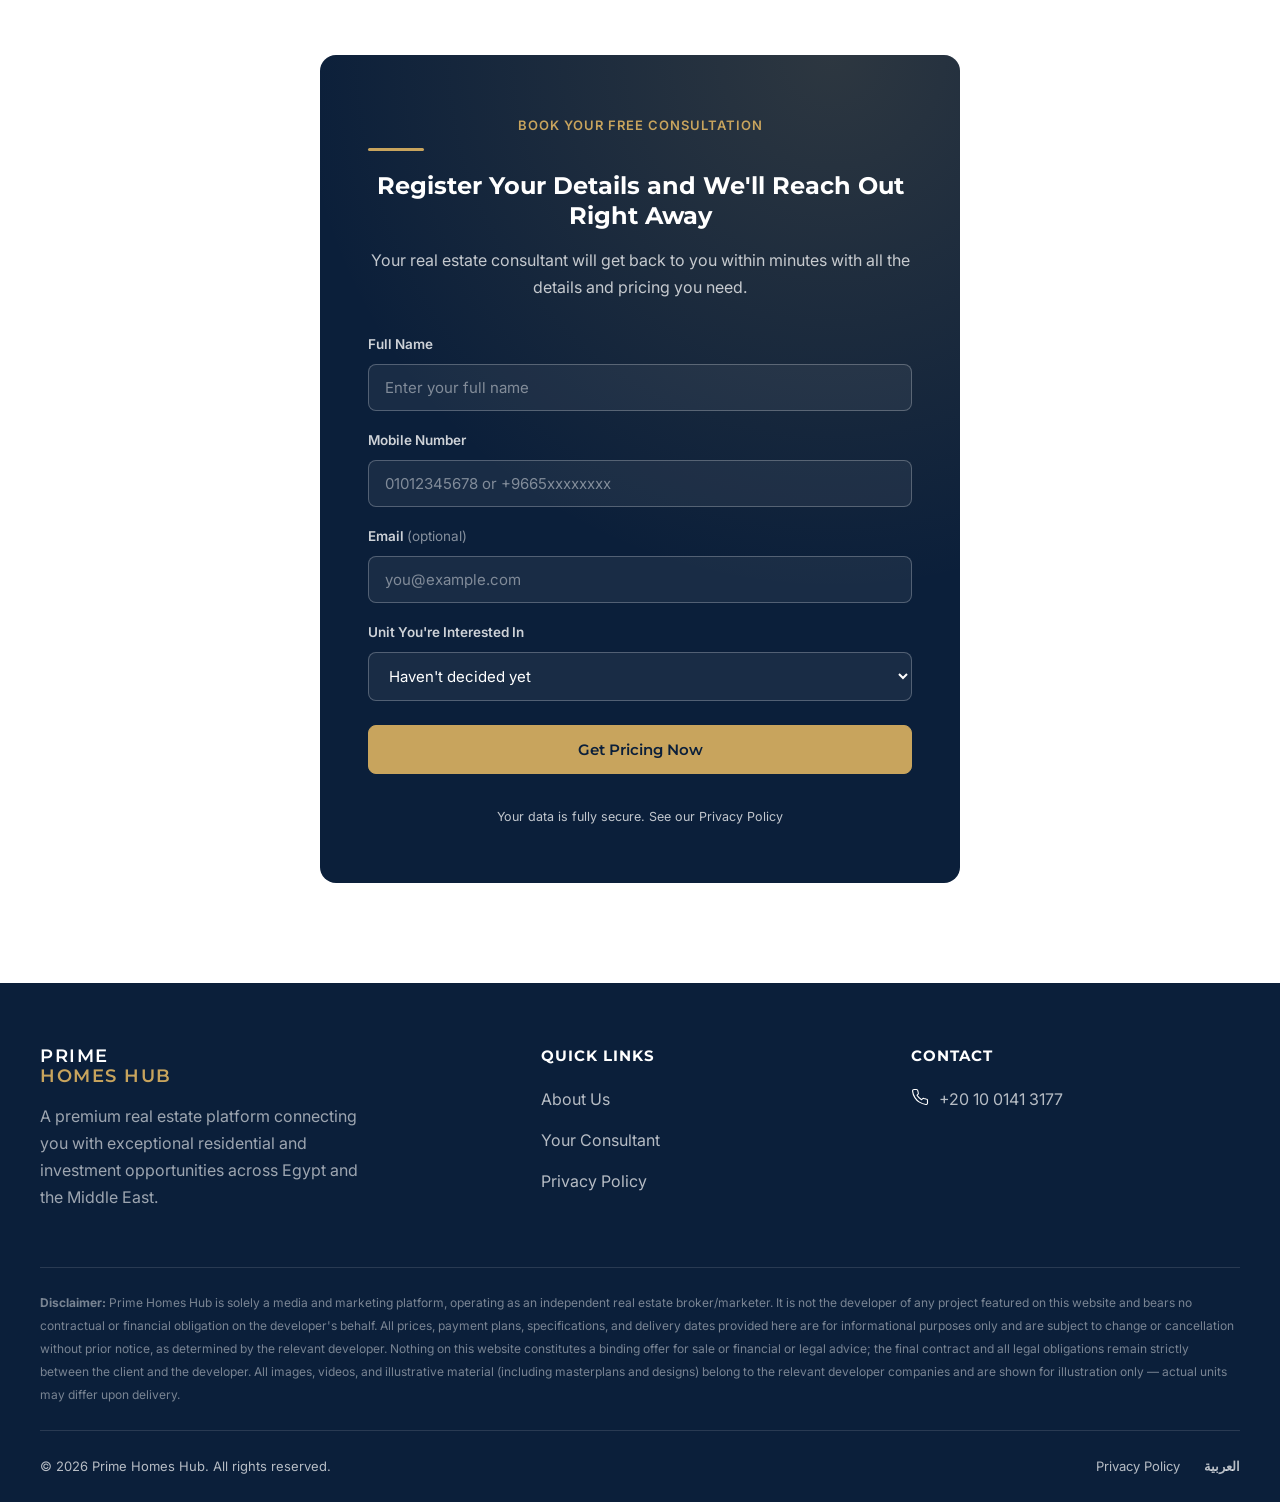
<file: en/badya.html>
<!DOCTYPE html>
<html lang="en" dir="ltr">
<head>
<!-- Google Tag Manager -->
<script>(function(w,d,s,l,i){w[l]=w[l]||[];w[l].push({'gtm.start':
new Date().getTime(),event:'gtm.js'});var f=d.getElementsByTagName(s)[0],
j=d.createElement(s),dl=l!='dataLayer'?'&l='+l:'';j.async=true;j.src=
'https://www.googletagmanager.com/gtm.js?id='+i+dl;f.parentNode.insertBefore(j,f);
})(window,document,'script','dataLayer','GTM-5STWXWQM');</script>
<!-- End Google Tag Manager -->
<meta charset="UTF-8">
<meta name="viewport" content="width=device-width, initial-scale=1.0">
<title>Prime Homes Hub - Badya By Palm Hills</title>
<meta name="description" content="Badya by Palm Hills Developments in the heart of New October. Down payment from 1.5%, installments up to 12 years, and an instant discount up to 42% with the Value by the Years offer. Prices starting from EGP 6,900,000.">
<link rel="icon" href="../images/favicon.svg" type="image/svg+xml">
<link rel="stylesheet" href="../css/style.css?v=20260825">
</head>
<body>
<!-- Google Tag Manager (noscript) -->
<noscript><iframe src="https://www.googletagmanager.com/ns.html?id=GTM-5STWXWQM"
height="0" width="0" style="display:none;visibility:hidden"></iframe></noscript>
<!-- End Google Tag Manager (noscript) -->

<!-- ================= NAVBAR ================= -->
<header class="navbar">
  <div class="container">
    <span class="logo" aria-label="Prime Homes Hub">
      <span class="l1">PRIME</span><span class="l2">HOMES HUB</span>
    </span>

    <nav class="nav-links">
      <a href="#value-by-years">Special Offer</a>
      <a href="#units">Units</a>
      <a href="#why-badya">Why Badya</a>
      <a href="#gallery">Gallery</a>
      <a href="#register">Contact Us</a>
      <a href="../index.html#about" target="_blank" rel="noopener">About Us</a>
      <a href="../privacy-policy.html" target="_blank" rel="noopener">Privacy Policy</a>
    </nav>

    <div class="nav-right">
      <a href="../badya.html" class="lang-switch">AR</a>
      <a href="#register" class="btn btn-primary">Contact Us</a>
      <input type="checkbox" id="nav-toggle" class="nav-toggle">
      <label for="nav-toggle" class="nav-toggle-label" aria-label="Open menu">
        <span></span><span></span><span></span>
      </label>
    </div>

    <div class="mobile-menu">
      <a href="#value-by-years">Special Offer</a>
      <a href="#units">Units</a>
      <a href="#why-badya">Why Badya</a>
      <a href="#gallery">Gallery</a>
      <a href="#register">Contact Us</a>
      <a href="../index.html#about" target="_blank" rel="noopener">About Us</a>
      <a href="../privacy-policy.html" target="_blank" rel="noopener">Privacy Policy</a>
      <a href="../badya.html">العربية</a>
      <a href="#register" class="btn btn-primary btn-block">Contact Us</a>
    </div>
  </div>
</header>
<div class="nav-backdrop"></div>

<!-- ================= HERO ================= -->
<section class="hero hero-photo" style="background-image:linear-gradient(rgba(11,31,58,0.72), rgba(11,31,58,0.6)), url('../images/Badya%20Cover%20page.jpeg');">
  <div class="container">
    <div class="hero-content">
      <span class="hero-eyebrow">New October · Badya</span>
      <div class="developer-badge">
        <svg class="icon icon-gold" viewBox="0 0 24 24"><path d="M3 21h18M5 21V7l7-4 7 4v14M9 21v-6h6v6" stroke-linecap="round" stroke-linejoin="round"/></svg>
        Developed by <strong>Palm Hills Developments</strong>
      </div>
      <h1>Badya</h1>
      <div class="hero-tagline">A <span class="accent">Different</span> Way of Life</div>
      <p class="lead">
        A smart, fully-integrated green city in the heart of New October — find your unit now with the easiest payment terms.
      </p>

      <div class="hero-offer" id="offer">
        <div class="hero-offer-price">
          <span class="price-label">Prices starting from</span>
          <span class="price-value">6,900,000 <small>EGP</small></span>
        </div>

        <div class="hero-offer-terms">
          <span>
            <svg class="icon" viewBox="0 0 24 24"><path d="M9 12l2 2 4-4" stroke-linecap="round" stroke-linejoin="round"/><circle cx="12" cy="12" r="9"/></svg>
            Down payment from 1.5%
          </span>
          <span>
            <svg class="icon" viewBox="0 0 24 24"><path d="M9 12l2 2 4-4" stroke-linecap="round" stroke-linejoin="round"/><circle cx="12" cy="12" r="9"/></svg>
            Installments up to 12 years
          </span>
        </div>

        <div class="hero-offer-cta-row">
          <a href="https://wa.me/201001413177?text=Hi%2C%20I%27d%20like%20more%20details%20about%20the%20Badya%20project" class="btn btn-primary hero-offer-cta">
            <svg class="icon-wa" viewBox="0 0 448 512"><path d="M380.9 97.1C339 55.1 283.2 32 223.9 32c-122.4 0-222 99.6-222 222 0 39.1 10.2 77.3 29.6 111L0 480l117.7-30.9c32.4 17.7 68.9 27 106.1 27h.1c122.3 0 224.1-99.6 224.1-222 0-59.3-25.2-115-67.1-157zm-157 341.6c-33.2 0-65.7-8.9-94-25.7l-6.7-4-69.8 18.3L72 359.2l-4.4-7c-18.5-29.4-28.2-63.3-28.2-98.2 0-101.7 82.8-184.5 184.6-184.5 49.3 0 95.6 19.2 130.4 54.1 34.8 34.9 56.2 81.2 56.1 130.5 0 101.8-84.9 184.6-186.6 184.6zm101.2-138.2c-5.5-2.8-32.8-16.2-37.9-18-5.1-1.9-8.8-2.8-12.5 2.8-3.7 5.6-14.3 18-17.6 21.8-3.2 3.7-6.5 4.2-12 1.4-32.6-16.3-54-29.1-75.5-66-5.7-9.8 5.7-9.1 16.3-30.3 1.8-3.7.9-6.9-.5-9.7-1.4-2.8-12.5-30.1-17.1-41.2-4.5-10.8-9.1-9.3-12.5-9.5-3.2-.2-6.9-.2-10.6-.2-3.7 0-9.7 1.4-14.8 6.9-5.1 5.6-19.4 19-19.4 46.3 0 27.3 19.9 53.7 22.6 57.4 2.8 3.7 39.1 59.7 94.8 83.8 35.2 15.2 49 16.5 66.6 13.9 10.7-1.6 32.8-13.4 37.4-26.4 4.6-13 4.6-24.1 3.2-26.4-1.3-2.5-5-3.9-10.5-6.6z"/></svg>
            Details via WhatsApp
          </a>
          <a href="#value-by-years" class="btn btn-outline-light offer-cta">
            <span class="offer-badge">Up to 42% off</span>
            See the Value by the Years offer
          </a>
        </div>

        <p class="hero-offer-note">Your data is fully secure. See our <a href="../privacy-policy.html" target="_blank" rel="noopener">Privacy Policy</a></p>
      </div>
    </div>
  </div>
</section>

<!-- ================= VALUE BY THE YEARS CALCULATOR ================= -->
<section id="value-by-years" class="section section-white">
  <div class="container">
    <div class="section-head center">
      <span class="section-tag">Special Offer</span>
      <div class="divider-gold"></div>
      <h2><span class="accent">Value by the Years</span> Offer</h2>
      <p>The shorter the installment plan, the lower the unit price — pick your unit type, down payment plan, and installment years, and see the discounted price instantly.</p>
    </div>

    <div class="calculator-panel">

      <div class="calc-step">
        <div class="calc-step-label"><span class="calc-step-num">1</span> Choose your unit type</div>
        <div class="calc-options" id="calc-units">
          <button type="button" class="calc-option active" data-price="6900000">
            <div class="opt-title">1BR Apartment</div>
            <div class="opt-sub">EGP 6,900,000</div>
          </button>
          <button type="button" class="calc-option" data-price="9200000">
            <div class="opt-title">2BR Apartment</div>
            <div class="opt-sub">EGP 9,200,000</div>
          </button>
          <button type="button" class="calc-option" data-price="11300000">
            <div class="opt-title">3BR Apartment</div>
            <div class="opt-sub">EGP 11,300,000</div>
          </button>
          <button type="button" class="calc-option" data-price="21800000">
            <div class="opt-title">Townhouse</div>
            <div class="opt-sub">EGP 21,800,000</div>
          </button>
          <button type="button" class="calc-option" data-price="24900000">
            <div class="opt-title">Standalone Villa</div>
            <div class="opt-sub">EGP 24,900,000</div>
          </button>
        </div>
      </div>

      <div class="calc-step">
        <div class="calc-step-label"><span class="calc-step-num">2</span> Choose your down payment plan</div>
        <div class="calc-options calc-options-2" id="calc-plans">
          <button type="button" class="calc-plan-option active" data-plan="1" data-installments="2">
            <div class="plan-title">Option 1</div>
            <div class="plan-detail">1.5% down payment + 1.5% after 1 month</div>
          </button>
          <button type="button" class="calc-plan-option" data-plan="2" data-installments="4">
            <div class="plan-title">Option 2</div>
            <div class="plan-detail">1.5% down payment + 1.5% after 1 month + 1.5% after 2 months + 1.5% after 3 months</div>
          </button>
        </div>
      </div>

      <div class="calc-step">
        <div class="calc-step-label"><span class="calc-step-num">3</span> Choose your installment term</div>
        <div class="calc-options calc-options-4" id="calc-years">
          <button type="button" class="calc-option" data-years="6">
            <div class="opt-title">6 years</div>
            <div class="opt-sub" data-years-sub="6"></div>
          </button>
          <button type="button" class="calc-option" data-years="8">
            <div class="opt-title">8 years</div>
            <div class="opt-sub" data-years-sub="8"></div>
          </button>
          <button type="button" class="calc-option" data-years="10">
            <div class="opt-title">10 years</div>
            <div class="opt-sub" data-years-sub="10"></div>
          </button>
          <button type="button" class="calc-option active" data-years="12">
            <div class="opt-title">12 years</div>
            <div class="opt-sub">Base price</div>
          </button>
        </div>
      </div>

      <div class="calc-result">
        <div class="calc-discount-badge" id="calc-discount-badge">No Discount</div>
        <div class="calc-base-price" id="calc-base-price"></div>
        <div class="calc-final-price" id="calc-final-price"></div>
        <div class="calc-savings" id="calc-savings"></div>

        <div class="calc-stats">
          <div class="calc-stat">
            <div class="calc-stat-num" id="calc-stat-installment"></div>
            <div class="calc-stat-label">Value of one installment (1.5%)</div>
          </div>
          <div class="calc-stat">
            <div class="calc-stat-num" id="calc-stat-count"></div>
            <div class="calc-stat-label">Number of down-payment installments</div>
          </div>
        </div>

        <div class="calc-teaser">
          💬 Want the monthly installment and the full payment schedule? Talk to our sales team now on WhatsApp or by phone.
        </div>

        <div class="calc-result-cta">
          <a href="#" id="calc-wa-btn" class="btn btn-gold">
            <svg class="icon-wa" viewBox="0 0 448 512"><path d="M380.9 97.1C339 55.1 283.2 32 223.9 32c-122.4 0-222 99.6-222 222 0 39.1 10.2 77.3 29.6 111L0 480l117.7-30.9c32.4 17.7 68.9 27 106.1 27h.1c122.3 0 224.1-99.6 224.1-222 0-59.3-25.2-115-67.1-157zm-157 341.6c-33.2 0-65.7-8.9-94-25.7l-6.7-4-69.8 18.3L72 359.2l-4.4-7c-18.5-29.4-28.2-63.3-28.2-98.2 0-101.7 82.8-184.5 184.6-184.5 49.3 0 95.6 19.2 130.4 54.1 34.8 34.9 56.2 81.2 56.1 130.5 0 101.8-84.9 184.6-186.6 184.6zm101.2-138.2c-5.5-2.8-32.8-16.2-37.9-18-5.1-1.9-8.8-2.8-12.5 2.8-3.7 5.6-14.3 18-17.6 21.8-3.2 3.7-6.5 4.2-12 1.4-32.6-16.3-54-29.1-75.5-66-5.7-9.8 5.7-9.1 16.3-30.3 1.8-3.7.9-6.9-.5-9.7-1.4-2.8-12.5-30.1-17.1-41.2-4.5-10.8-9.1-9.3-12.5-9.5-3.2-.2-6.9-.2-10.6-.2-3.7 0-9.7 1.4-14.8 6.9-5.1 5.6-19.4 19-19.4 46.3 0 27.3 19.9 53.7 22.6 57.4 2.8 3.7 39.1 59.7 94.8 83.8 35.2 15.2 49 16.5 66.6 13.9 10.7-1.6 32.8-13.4 37.4-26.4 4.6-13 4.6-24.1 3.2-26.4-1.3-2.5-5-3.9-10.5-6.6z"/></svg>
            Get My Payment Plan
          </a>
          <a href="tel:+201001413177" class="btn btn-outline-light">
            <svg class="icon" viewBox="0 0 24 24"><path d="M22 16.92v3a2 2 0 01-2.18 2 19.8 19.8 0 01-8.63-3.07 19.5 19.5 0 01-6-6A19.8 19.8 0 012.12 4.18 2 2 0 014.11 2h3a2 2 0 012 1.72c.12.9.32 1.78.6 2.63a2 2 0 01-.45 2.11L8.09 9.63a16 16 0 006 6l1.17-1.17a2 2 0 012.11-.45c.85.28 1.73.48 2.63.6A2 2 0 0122 16.92z" stroke-linecap="round" stroke-linejoin="round"/></svg>
            Call Now
          </a>
        </div>
      </div>

      <p class="amenities-note" style="margin-top:24px;">
        Prices and discounts above are indicative, based on the developer's current offers, and subject to
        change based on unit availability — the final payment schedule is confirmed with our sales team.
      </p>
    </div>
  </div>
</section>

<!-- ================= PROPERTY TYPES ================= -->
<section id="units" class="section section-alt">
  <div class="container">
    <div class="section-head center">
      <span class="section-tag">Property Types</span>
      <div class="divider-gold"></div>
      <h2>Choose the Unit That Fits You</h2>
      <p>From family apartments to fully independent villas, inside Badya's green city in the heart of New October.</p>
    </div>

    <div class="grid grid-3">

      <div class="property-card">
        <div class="thumb" style="aspect-ratio:1/1;background-image:url('../asset/badya1bed.png');background-size:cover;background-position:72% center;"></div>
        <div class="body">
          <h3>1BR Apartment</h3>
          <div class="price">Starting from EGP 6,900,000</div>
          <div class="cta-row">
            <a href="https://wa.me/201001413177?text=Hi%2C%20I%20would%20like%20more%20details%20about%20the%201BR%20Apartment%20at%20Badya" class="btn btn-primary">
            <svg class="icon-wa" viewBox="0 0 448 512"><path d="M380.9 97.1C339 55.1 283.2 32 223.9 32c-122.4 0-222 99.6-222 222 0 39.1 10.2 77.3 29.6 111L0 480l117.7-30.9c32.4 17.7 68.9 27 106.1 27h.1c122.3 0 224.1-99.6 224.1-222 0-59.3-25.2-115-67.1-157zm-157 341.6c-33.2 0-65.7-8.9-94-25.7l-6.7-4-69.8 18.3L72 359.2l-4.4-7c-18.5-29.4-28.2-63.3-28.2-98.2 0-101.7 82.8-184.5 184.6-184.5 49.3 0 95.6 19.2 130.4 54.1 34.8 34.9 56.2 81.2 56.1 130.5 0 101.8-84.9 184.6-186.6 184.6zm101.2-138.2c-5.5-2.8-32.8-16.2-37.9-18-5.1-1.9-8.8-2.8-12.5 2.8-3.7 5.6-14.3 18-17.6 21.8-3.2 3.7-6.5 4.2-12 1.4-32.6-16.3-54-29.1-75.5-66-5.7-9.8 5.7-9.1 16.3-30.3 1.8-3.7.9-6.9-.5-9.7-1.4-2.8-12.5-30.1-17.1-41.2-4.5-10.8-9.1-9.3-12.5-9.5-3.2-.2-6.9-.2-10.6-.2-3.7 0-9.7 1.4-14.8 6.9-5.1 5.6-19.4 19-19.4 46.3 0 27.3 19.9 53.7 22.6 57.4 2.8 3.7 39.1 59.7 94.8 83.8 35.2 15.2 49 16.5 66.6 13.9 10.7-1.6 32.8-13.4 37.4-26.4 4.6-13 4.6-24.1 3.2-26.4-1.3-2.5-5-3.9-10.5-6.6z"/></svg>
            Details via WhatsApp
          </a>
            <a href="tel:+201001413177" class="btn btn-secondary btn-call" aria-label="Call now">
              <svg class="icon" viewBox="0 0 24 24"><path d="M22 16.92v3a2 2 0 01-2.18 2 19.8 19.8 0 01-8.63-3.07 19.5 19.5 0 01-6-6A19.8 19.8 0 012.12 4.18 2 2 0 014.11 2h3a2 2 0 012 1.72c.12.9.32 1.78.6 2.63a2 2 0 01-.45 2.11L8.09 9.63a16 16 0 006 6l1.17-1.17a2 2 0 012.11-.45c.85.28 1.73.48 2.63.6A2 2 0 0122 16.92z" stroke-linecap="round" stroke-linejoin="round"/></svg>
            </a>
          </div>
        </div>
      </div>

      <div class="property-card">
        <div class="thumb" style="aspect-ratio:1/1;background-image:url('../images/badya-unit-apartments.jpg');background-size:cover;background-position:center;"></div>
        <div class="body">
          <h3>2BR Apartment</h3>
          <div class="price">Starting from EGP 9,200,000</div>
          <div class="cta-row">
            <a href="https://wa.me/201001413177?text=Hi%2C%20I%20would%20like%20more%20details%20about%20the%202BR%20Apartment%20at%20Badya" class="btn btn-primary">
            <svg class="icon-wa" viewBox="0 0 448 512"><path d="M380.9 97.1C339 55.1 283.2 32 223.9 32c-122.4 0-222 99.6-222 222 0 39.1 10.2 77.3 29.6 111L0 480l117.7-30.9c32.4 17.7 68.9 27 106.1 27h.1c122.3 0 224.1-99.6 224.1-222 0-59.3-25.2-115-67.1-157zm-157 341.6c-33.2 0-65.7-8.9-94-25.7l-6.7-4-69.8 18.3L72 359.2l-4.4-7c-18.5-29.4-28.2-63.3-28.2-98.2 0-101.7 82.8-184.5 184.6-184.5 49.3 0 95.6 19.2 130.4 54.1 34.8 34.9 56.2 81.2 56.1 130.5 0 101.8-84.9 184.6-186.6 184.6zm101.2-138.2c-5.5-2.8-32.8-16.2-37.9-18-5.1-1.9-8.8-2.8-12.5 2.8-3.7 5.6-14.3 18-17.6 21.8-3.2 3.7-6.5 4.2-12 1.4-32.6-16.3-54-29.1-75.5-66-5.7-9.8 5.7-9.1 16.3-30.3 1.8-3.7.9-6.9-.5-9.7-1.4-2.8-12.5-30.1-17.1-41.2-4.5-10.8-9.1-9.3-12.5-9.5-3.2-.2-6.9-.2-10.6-.2-3.7 0-9.7 1.4-14.8 6.9-5.1 5.6-19.4 19-19.4 46.3 0 27.3 19.9 53.7 22.6 57.4 2.8 3.7 39.1 59.7 94.8 83.8 35.2 15.2 49 16.5 66.6 13.9 10.7-1.6 32.8-13.4 37.4-26.4 4.6-13 4.6-24.1 3.2-26.4-1.3-2.5-5-3.9-10.5-6.6z"/></svg>
            Details via WhatsApp
          </a>
            <a href="tel:+201001413177" class="btn btn-secondary btn-call" aria-label="Call now">
              <svg class="icon" viewBox="0 0 24 24"><path d="M22 16.92v3a2 2 0 01-2.18 2 19.8 19.8 0 01-8.63-3.07 19.5 19.5 0 01-6-6A19.8 19.8 0 012.12 4.18 2 2 0 014.11 2h3a2 2 0 012 1.72c.12.9.32 1.78.6 2.63a2 2 0 01-.45 2.11L8.09 9.63a16 16 0 006 6l1.17-1.17a2 2 0 012.11-.45c.85.28 1.73.48 2.63.6A2 2 0 0122 16.92z" stroke-linecap="round" stroke-linejoin="round"/></svg>
            </a>
          </div>
        </div>
      </div>

      <div class="property-card">
        <div class="thumb" style="aspect-ratio:1/1;background-image:url('../images/badya-apartments%20(1).jpg');background-size:cover;background-position:center;"></div>
        <div class="body">
          <h3>3BR Apartment</h3>
          <div class="price">Starting from EGP 11,300,000</div>
          <div class="cta-row">
            <a href="https://wa.me/201001413177?text=Hi%2C%20I%20would%20like%20more%20details%20about%20the%203BR%20Apartment%20at%20Badya" class="btn btn-primary">
            <svg class="icon-wa" viewBox="0 0 448 512"><path d="M380.9 97.1C339 55.1 283.2 32 223.9 32c-122.4 0-222 99.6-222 222 0 39.1 10.2 77.3 29.6 111L0 480l117.7-30.9c32.4 17.7 68.9 27 106.1 27h.1c122.3 0 224.1-99.6 224.1-222 0-59.3-25.2-115-67.1-157zm-157 341.6c-33.2 0-65.7-8.9-94-25.7l-6.7-4-69.8 18.3L72 359.2l-4.4-7c-18.5-29.4-28.2-63.3-28.2-98.2 0-101.7 82.8-184.5 184.6-184.5 49.3 0 95.6 19.2 130.4 54.1 34.8 34.9 56.2 81.2 56.1 130.5 0 101.8-84.9 184.6-186.6 184.6zm101.2-138.2c-5.5-2.8-32.8-16.2-37.9-18-5.1-1.9-8.8-2.8-12.5 2.8-3.7 5.6-14.3 18-17.6 21.8-3.2 3.7-6.5 4.2-12 1.4-32.6-16.3-54-29.1-75.5-66-5.7-9.8 5.7-9.1 16.3-30.3 1.8-3.7.9-6.9-.5-9.7-1.4-2.8-12.5-30.1-17.1-41.2-4.5-10.8-9.1-9.3-12.5-9.5-3.2-.2-6.9-.2-10.6-.2-3.7 0-9.7 1.4-14.8 6.9-5.1 5.6-19.4 19-19.4 46.3 0 27.3 19.9 53.7 22.6 57.4 2.8 3.7 39.1 59.7 94.8 83.8 35.2 15.2 49 16.5 66.6 13.9 10.7-1.6 32.8-13.4 37.4-26.4 4.6-13 4.6-24.1 3.2-26.4-1.3-2.5-5-3.9-10.5-6.6z"/></svg>
            Details via WhatsApp
          </a>
            <a href="tel:+201001413177" class="btn btn-secondary btn-call" aria-label="Call now">
              <svg class="icon" viewBox="0 0 24 24"><path d="M22 16.92v3a2 2 0 01-2.18 2 19.8 19.8 0 01-8.63-3.07 19.5 19.5 0 01-6-6A19.8 19.8 0 012.12 4.18 2 2 0 014.11 2h3a2 2 0 012 1.72c.12.9.32 1.78.6 2.63a2 2 0 01-.45 2.11L8.09 9.63a16 16 0 006 6l1.17-1.17a2 2 0 012.11-.45c.85.28 1.73.48 2.63.6A2 2 0 0122 16.92z" stroke-linecap="round" stroke-linejoin="round"/></svg>
            </a>
          </div>
        </div>
      </div>

      <div class="property-card">
        <div class="thumb" style="aspect-ratio:1/1;background-image:url('../images/badya-apartments%20(2).jpg');background-size:cover;background-position:center;"><span class="badge badge-pulse">Ready to Move</span><span class="discount-label">Up to 8-year plan</span></div>
        <div class="body">
          <h3>4BR Apartment</h3>
          <div class="price">Starting from EGP 21,771,308</div>
          <div class="cta-row">
            <a href="https://wa.me/201001413177?text=Hi%2C%20I%20would%20like%20more%20details%20about%20the%204BR%20Apartment%20at%20Badya" class="btn btn-primary">
            <svg class="icon-wa" viewBox="0 0 448 512"><path d="M380.9 97.1C339 55.1 283.2 32 223.9 32c-122.4 0-222 99.6-222 222 0 39.1 10.2 77.3 29.6 111L0 480l117.7-30.9c32.4 17.7 68.9 27 106.1 27h.1c122.3 0 224.1-99.6 224.1-222 0-59.3-25.2-115-67.1-157zm-157 341.6c-33.2 0-65.7-8.9-94-25.7l-6.7-4-69.8 18.3L72 359.2l-4.4-7c-18.5-29.4-28.2-63.3-28.2-98.2 0-101.7 82.8-184.5 184.6-184.5 49.3 0 95.6 19.2 130.4 54.1 34.8 34.9 56.2 81.2 56.1 130.5 0 101.8-84.9 184.6-186.6 184.6zm101.2-138.2c-5.5-2.8-32.8-16.2-37.9-18-5.1-1.9-8.8-2.8-12.5 2.8-3.7 5.6-14.3 18-17.6 21.8-3.2 3.7-6.5 4.2-12 1.4-32.6-16.3-54-29.1-75.5-66-5.7-9.8 5.7-9.1 16.3-30.3 1.8-3.7.9-6.9-.5-9.7-1.4-2.8-12.5-30.1-17.1-41.2-4.5-10.8-9.1-9.3-12.5-9.5-3.2-.2-6.9-.2-10.6-.2-3.7 0-9.7 1.4-14.8 6.9-5.1 5.6-19.4 19-19.4 46.3 0 27.3 19.9 53.7 22.6 57.4 2.8 3.7 39.1 59.7 94.8 83.8 35.2 15.2 49 16.5 66.6 13.9 10.7-1.6 32.8-13.4 37.4-26.4 4.6-13 4.6-24.1 3.2-26.4-1.3-2.5-5-3.9-10.5-6.6z"/></svg>
            Details via WhatsApp
          </a>
            <a href="tel:+201001413177" class="btn btn-secondary btn-call" aria-label="Call now">
              <svg class="icon" viewBox="0 0 24 24"><path d="M22 16.92v3a2 2 0 01-2.18 2 19.8 19.8 0 01-8.63-3.07 19.5 19.5 0 01-6-6A19.8 19.8 0 012.12 4.18 2 2 0 014.11 2h3a2 2 0 012 1.72c.12.9.32 1.78.6 2.63a2 2 0 01-.45 2.11L8.09 9.63a16 16 0 006 6l1.17-1.17a2 2 0 012.11-.45c.85.28 1.73.48 2.63.6A2 2 0 0122 16.92z" stroke-linecap="round" stroke-linejoin="round"/></svg>
            </a>
          </div>
        </div>
      </div>

      <div class="property-card">
        <div class="thumb" style="aspect-ratio:1/1;background-image:url('../images/badya-unit-townhouse.jpg');background-size:cover;background-position:center;"></div>
        <div class="body">
          <h3>Townhouse</h3>
          <div class="meta meta-pricing" style="grid-template-columns:1fr;">
            <span>Area <b>190.5 – 194 sqm</b></span>
          </div>
          <div class="price" style="margin-top:12px;">Starting from EGP 21,800,000</div>
          <div class="cta-row">
            <a href="https://wa.me/201001413177?text=Hi%2C%20I%20would%20like%20more%20details%20about%20the%20Townhouse%20at%20Badya" class="btn btn-primary">
            <svg class="icon-wa" viewBox="0 0 448 512"><path d="M380.9 97.1C339 55.1 283.2 32 223.9 32c-122.4 0-222 99.6-222 222 0 39.1 10.2 77.3 29.6 111L0 480l117.7-30.9c32.4 17.7 68.9 27 106.1 27h.1c122.3 0 224.1-99.6 224.1-222 0-59.3-25.2-115-67.1-157zm-157 341.6c-33.2 0-65.7-8.9-94-25.7l-6.7-4-69.8 18.3L72 359.2l-4.4-7c-18.5-29.4-28.2-63.3-28.2-98.2 0-101.7 82.8-184.5 184.6-184.5 49.3 0 95.6 19.2 130.4 54.1 34.8 34.9 56.2 81.2 56.1 130.5 0 101.8-84.9 184.6-186.6 184.6zm101.2-138.2c-5.5-2.8-32.8-16.2-37.9-18-5.1-1.9-8.8-2.8-12.5 2.8-3.7 5.6-14.3 18-17.6 21.8-3.2 3.7-6.5 4.2-12 1.4-32.6-16.3-54-29.1-75.5-66-5.7-9.8 5.7-9.1 16.3-30.3 1.8-3.7.9-6.9-.5-9.7-1.4-2.8-12.5-30.1-17.1-41.2-4.5-10.8-9.1-9.3-12.5-9.5-3.2-.2-6.9-.2-10.6-.2-3.7 0-9.7 1.4-14.8 6.9-5.1 5.6-19.4 19-19.4 46.3 0 27.3 19.9 53.7 22.6 57.4 2.8 3.7 39.1 59.7 94.8 83.8 35.2 15.2 49 16.5 66.6 13.9 10.7-1.6 32.8-13.4 37.4-26.4 4.6-13 4.6-24.1 3.2-26.4-1.3-2.5-5-3.9-10.5-6.6z"/></svg>
            Details via WhatsApp
          </a>
            <a href="tel:+201001413177" class="btn btn-secondary btn-call" aria-label="Call now">
              <svg class="icon" viewBox="0 0 24 24"><path d="M22 16.92v3a2 2 0 01-2.18 2 19.8 19.8 0 01-8.63-3.07 19.5 19.5 0 01-6-6A19.8 19.8 0 012.12 4.18 2 2 0 014.11 2h3a2 2 0 012 1.72c.12.9.32 1.78.6 2.63a2 2 0 01-.45 2.11L8.09 9.63a16 16 0 006 6l1.17-1.17a2 2 0 012.11-.45c.85.28 1.73.48 2.63.6A2 2 0 0122 16.92z" stroke-linecap="round" stroke-linejoin="round"/></svg>
            </a>
          </div>
        </div>
      </div>

      <div class="property-card">
        <div class="thumb" style="aspect-ratio:1/1;background-image:url('../images/badya-unit-standalone.jpg');background-size:cover;background-position:center;"></div>
        <div class="body">
          <h3>Standalone Villa</h3>
          <div class="meta meta-pricing" style="grid-template-columns:1fr;">
            <span>Area <b>180 – 466 sqm</b></span>
          </div>
          <div class="price" style="margin-top:12px;">Starting from EGP 24,900,000</div>
          <div class="cta-row">
            <a href="https://wa.me/201001413177?text=Hi%2C%20I%20would%20like%20more%20details%20about%20the%20Standalone%20Villa%20at%20Badya" class="btn btn-primary">
            <svg class="icon-wa" viewBox="0 0 448 512"><path d="M380.9 97.1C339 55.1 283.2 32 223.9 32c-122.4 0-222 99.6-222 222 0 39.1 10.2 77.3 29.6 111L0 480l117.7-30.9c32.4 17.7 68.9 27 106.1 27h.1c122.3 0 224.1-99.6 224.1-222 0-59.3-25.2-115-67.1-157zm-157 341.6c-33.2 0-65.7-8.9-94-25.7l-6.7-4-69.8 18.3L72 359.2l-4.4-7c-18.5-29.4-28.2-63.3-28.2-98.2 0-101.7 82.8-184.5 184.6-184.5 49.3 0 95.6 19.2 130.4 54.1 34.8 34.9 56.2 81.2 56.1 130.5 0 101.8-84.9 184.6-186.6 184.6zm101.2-138.2c-5.5-2.8-32.8-16.2-37.9-18-5.1-1.9-8.8-2.8-12.5 2.8-3.7 5.6-14.3 18-17.6 21.8-3.2 3.7-6.5 4.2-12 1.4-32.6-16.3-54-29.1-75.5-66-5.7-9.8 5.7-9.1 16.3-30.3 1.8-3.7.9-6.9-.5-9.7-1.4-2.8-12.5-30.1-17.1-41.2-4.5-10.8-9.1-9.3-12.5-9.5-3.2-.2-6.9-.2-10.6-.2-3.7 0-9.7 1.4-14.8 6.9-5.1 5.6-19.4 19-19.4 46.3 0 27.3 19.9 53.7 22.6 57.4 2.8 3.7 39.1 59.7 94.8 83.8 35.2 15.2 49 16.5 66.6 13.9 10.7-1.6 32.8-13.4 37.4-26.4 4.6-13 4.6-24.1 3.2-26.4-1.3-2.5-5-3.9-10.5-6.6z"/></svg>
            Details via WhatsApp
          </a>
            <a href="tel:+201001413177" class="btn btn-secondary btn-call" aria-label="Call now">
              <svg class="icon" viewBox="0 0 24 24"><path d="M22 16.92v3a2 2 0 01-2.18 2 19.8 19.8 0 01-8.63-3.07 19.5 19.5 0 01-6-6A19.8 19.8 0 012.12 4.18 2 2 0 014.11 2h3a2 2 0 012 1.72c.12.9.32 1.78.6 2.63a2 2 0 01-.45 2.11L8.09 9.63a16 16 0 006 6l1.17-1.17a2 2 0 012.11-.45c.85.28 1.73.48 2.63.6A2 2 0 0122 16.92z" stroke-linecap="round" stroke-linejoin="round"/></svg>
            </a>
          </div>
        </div>
      </div>

    </div>

    <p class="amenities-note">
      Prices and units shown above are indicative and may change or be updated at any time without prior
      notice, based on the developer's policy and unit availability. All promotional material belongs to
      Palm Hills Developments and is shown for illustrative purposes only.
    </p>
  </div>
</section>

<!-- ================= WHY BADYA ================= -->
<section id="why-badya" class="section section-white">
  <div class="container">
    <div class="section-head center">
      <span class="section-tag">Palm Hills — Badya</span>
      <div class="divider-gold"></div>
      <h2>Why Choose <span class="accent">Badya</span>?</h2>
      <p>Badya isn't just a compound — it's a smart, fully-integrated green city in the heart of New October, designed to give you a different way of life from day one.</p>
    </div>

    <div class="grid grid-3">
      <div class="card feature-card">
        <div class="icon-wrap">
          <svg class="icon icon-gold" viewBox="0 0 24 24"><path d="M4 21V10l4-3 4 3v11M12 21V6l4-3 4 3v15" stroke-linecap="round" stroke-linejoin="round"/><path d="M4 21h16" stroke-linecap="round"/></svg>
        </div>
        <h3>A Smart, Fully-Integrated Green City</h3>
        <p>Badya sits on 3,000 feddans, over 50% of it green spaces and waterways, built on a "smart sustainable city" concept powered by solar energy and AI-driven home and security systems.</p>
      </div>

      <div class="card feature-card">
        <div class="icon-wrap">
          <svg class="icon icon-gold" viewBox="0 0 24 24"><path d="M12 21s7-6.5 7-12a7 7 0 10-14 0c0 5.5 7 12 7 12z"/><circle cx="12" cy="9" r="2.5"/></svg>
        </div>
        <h3>Strategic Location</h3>
        <p>In New October, minutes from Mall of Egypt, around 10 minutes from MSA University, and next to the Middle Ring Road and Zewail Axis.</p>
      </div>

      <div class="card feature-card">
        <div class="icon-wrap">
          <svg class="icon icon-gold" viewBox="0 0 24 24"><path d="M12 3L2 8l10 5 10-5-10-5z" stroke-linejoin="round"/><path d="M6 10.5V16c0 1.5 2.7 3 6 3s6-1.5 6-3v-5.5" stroke-linecap="round" stroke-linejoin="round"/><path d="M22 8v6" stroke-linecap="round"/></svg>
        </div>
        <h3>Integrated Education, Healthcare &amp; Retail</h3>
        <p>4 international schools and an international university, a hospital with the latest equipment and specialized emergency clinics, and 6 retail centers with global brands — everything you need inside the city.</p>
      </div>

      <div class="card feature-card">
        <div class="icon-wrap">
          <svg class="icon icon-gold" viewBox="0 0 24 24"><path d="M8 4h8v5a4 4 0 01-8 0V4z" stroke-linecap="round" stroke-linejoin="round"/><path d="M8 5H5a1 1 0 00-1 1v1a4 4 0 004 4M16 5h3a1 1 0 011 1v1a4 4 0 01-4 4" stroke-linecap="round" stroke-linejoin="round"/><path d="M12 13v4M8 21h8M10 17h4" stroke-linecap="round" stroke-linejoin="round"/></svg>
        </div>
        <h3>West Cairo's Largest Sports Facilities</h3>
        <p>18 sports clubs, including the largest sports club in West Cairo on 85 feddans, horse-riding stables supervised by an international trainer, running and cycling tracks, and multi-depth swimming pools.</p>
      </div>

      <div class="card feature-card">
        <div class="icon-wrap">
          <svg class="icon icon-gold" viewBox="0 0 24 24"><path d="M3 12l9-9 9 9" stroke-linecap="round" stroke-linejoin="round"/><path d="M5 10v10h14V10" stroke-linejoin="round"/></svg>
        </div>
        <h3>A Huge Variety of Units Across 15 Phases</h3>
        <p>Over 30,000 residential units spread across 15 phases (such as Dye, Zoy, District 6, Tali, and Moon Heights), including standalone villas, twin houses, townhouses, apartments, penthouses, and studios.</p>
      </div>

      <div class="card feature-card">
        <div class="icon-wrap">
          <svg class="icon icon-gold" viewBox="0 0 24 24"><rect x="2.5" y="6" width="19" height="13" rx="2"/><path d="M2.5 10.5h19" stroke-linecap="round"/></svg>
        </div>
        <h3>Flexible Payment Plans, Trusted Developer</h3>
        <p>Down payment from 1.5% and installments up to 12 years, from Palm Hills Developments — over 25 years of experience and 9 international awards.</p>
      </div>
    </div>

    <div class="section-head center" style="margin-top:48px;margin-bottom:0;">
      <p><strong>Because you're investing in a fully-integrated city with a world-class concept, over 50% green and water spaces, and a trusted developer that secures continuous growth in property value.</strong></p>
      <p class="accent" style="font-weight:700;font-size:19px;margin:0;">Badya… A Different Way of Life</p>
    </div>
  </div>
</section>

<!-- ================= GALLERY ================= -->
<section id="gallery" class="section section-alt">
  <div class="container">
    <div class="section-head center">
      <span class="section-tag">Photo Gallery</span>
      <div class="divider-gold"></div>
      <h2>A Tour Inside Badya</h2>
      <p>A visual glimpse inside Badya and its facilities.</p>
    </div>

    <div class="gallery-carousel">
      <button type="button" class="gallery-arrow gallery-prev" aria-label="Previous photo">
        <svg class="icon" viewBox="0 0 24 24"><path d="M15 18l-6-6 6-6" stroke-linecap="round" stroke-linejoin="round"/></svg>
      </button>
      <div class="gallery-viewport">
        <div class="gallery-track">
          <div class="gallery-slide"><img src="../images/badya-gallery-1.jpg" alt="Badya - photo 1"></div>
          <div class="gallery-slide"><img src="../images/badya-gallery-2.jpg" alt="Badya - photo 2"></div>
          <div class="gallery-slide"><img src="../images/badya-gallery-3.jpg" alt="Badya - photo 3"></div>
          <div class="gallery-slide"><img src="../images/badya-gallery-4.jpg" alt="Badya - photo 4"></div>
          <div class="gallery-slide"><img src="../images/badya-gallery-5.jpg" alt="Badya - photo 5"></div>
          <div class="gallery-slide"><img src="../images/badya-gallery-6.jpg" alt="Badya - photo 6"></div>
          <div class="gallery-slide"><img src="../images/badya-gallery-7.jpg" alt="Badya - photo 7"></div>
          <div class="gallery-slide"><img src="../images/badya-gallery-8.jpg" alt="Badya - photo 8"></div>
        </div>
      </div>
      <button type="button" class="gallery-arrow gallery-next" aria-label="Next photo">
        <svg class="icon" viewBox="0 0 24 24"><path d="M9 18l6-6-6-6" stroke-linecap="round" stroke-linejoin="round"/></svg>
      </button>
    </div>
    <div class="gallery-dots"></div>
  </div>
</section>

<!-- ================= REGISTER / LEAD FORM ================= -->
<section id="register" class="section section-white">
  <div class="container">
    <div class="register-panel">
      <span class="section-tag">Book Your Free Consultation</span>
      <div class="divider-gold"></div>
      <h2>Register Your Details and We'll Reach Out Right Away</h2>
      <p>Your real estate consultant will get back to you within minutes with all the details and pricing you need.</p>

      <form id="lead-form" class="lead-form" data-project="Badya" novalidate>
        <div class="form-row">
          <label for="lead-name">Full Name</label>
          <input type="text" id="lead-name" name="name" required placeholder="Enter your full name">
        </div>
        <div class="form-row">
          <label for="lead-phone">Mobile Number</label>
          <input type="tel" id="lead-phone" name="phone" required
            placeholder="01012345678 or +9665xxxxxxxx"
            pattern="^\+?[0-9]{7,15}$" inputmode="tel" dir="ltr">
        </div>
        <div class="form-row">
          <label for="lead-email">Email <span class="form-optional">(optional)</span></label>
          <input type="email" id="lead-email" name="email" placeholder="you@example.com" dir="ltr">
        </div>
        <div class="form-row">
          <label for="lead-unit">Unit You're Interested In</label>
          <select id="lead-unit" name="unit">
            <option value="">Haven't decided yet</option>
            <option value="2BR Apartment">2BR Apartment</option>
            <option value="3BR Apartment">3BR Apartment</option>
            <option value="4BR Apartment">4BR Apartment</option>
            <option value="Townhouse">Townhouse</option>
            <option value="Standalone Villa">Standalone Villa</option>
          </select>
        </div>

        <button type="submit" class="btn btn-primary btn-block lead-submit">Get Pricing Now</button>
        <p class="hero-offer-note">Your data is fully secure. See our <a href="../privacy-policy.html" target="_blank" rel="noopener">Privacy Policy</a></p>
      </form>
    </div>
  </div>
</section>

<!-- ================= STICKY MOBILE CTA ================= -->
<div class="mobile-cta-bar">
  <a href="https://wa.me/201001413177?text=Hi%2C%20I%27d%20like%20more%20details%20about%20the%20Badya%20project" class="btn btn-primary">
    <svg class="icon-wa" viewBox="0 0 448 512"><path d="M380.9 97.1C339 55.1 283.2 32 223.9 32c-122.4 0-222 99.6-222 222 0 39.1 10.2 77.3 29.6 111L0 480l117.7-30.9c32.4 17.7 68.9 27 106.1 27h.1c122.3 0 224.1-99.6 224.1-222 0-59.3-25.2-115-67.1-157zm-157 341.6c-33.2 0-65.7-8.9-94-25.7l-6.7-4-69.8 18.3L72 359.2l-4.4-7c-18.5-29.4-28.2-63.3-28.2-98.2 0-101.7 82.8-184.5 184.6-184.5 49.3 0 95.6 19.2 130.4 54.1 34.8 34.9 56.2 81.2 56.1 130.5 0 101.8-84.9 184.6-186.6 184.6zm101.2-138.2c-5.5-2.8-32.8-16.2-37.9-18-5.1-1.9-8.8-2.8-12.5 2.8-3.7 5.6-14.3 18-17.6 21.8-3.2 3.7-6.5 4.2-12 1.4-32.6-16.3-54-29.1-75.5-66-5.7-9.8 5.7-9.1 16.3-30.3 1.8-3.7.9-6.9-.5-9.7-1.4-2.8-12.5-30.1-17.1-41.2-4.5-10.8-9.1-9.3-12.5-9.5-3.2-.2-6.9-.2-10.6-.2-3.7 0-9.7 1.4-14.8 6.9-5.1 5.6-19.4 19-19.4 46.3 0 27.3 19.9 53.7 22.6 57.4 2.8 3.7 39.1 59.7 94.8 83.8 35.2 15.2 49 16.5 66.6 13.9 10.7-1.6 32.8-13.4 37.4-26.4 4.6-13 4.6-24.1 3.2-26.4-1.3-2.5-5-3.9-10.5-6.6z"/></svg>
    Details via WhatsApp
  </a>
</div>

<!-- ================= FOOTER ================= -->
<footer class="site-footer">
  <div class="container">
    <div class="footer-top">
      <div class="footer-brand">
        <a href="../index.html" class="logo" aria-label="Prime Homes Hub">
          <span class="l1">PRIME</span><span class="l2">HOMES HUB</span>
        </a>
        <p>A premium real estate platform connecting you with exceptional residential and investment opportunities across Egypt and the Middle East.</p>
      </div>

      <div class="footer-col">
        <h4>Quick Links</h4>
        <ul>
          <li><a href="../index.html#about">About Us</a></li>
          <li><a href="../index.html#consultant">Your Consultant</a></li>
          <li><a href="../privacy-policy.html">Privacy Policy</a></li>
        </ul>
      </div>

      <div class="footer-col">
        <h4>Contact</h4>
        <div class="contact-item">
          <svg class="icon icon-white" viewBox="0 0 24 24"><path d="M22 16.92v3a2 2 0 01-2.18 2 19.8 19.8 0 01-8.63-3.07 19.5 19.5 0 01-6-6A19.8 19.8 0 012.12 4.18 2 2 0 014.11 2h3a2 2 0 012 1.72c.12.9.32 1.78.6 2.63a2 2 0 01-.45 2.11L8.09 9.63a16 16 0 006 6l1.17-1.17a2 2 0 012.11-.45c.85.28 1.73.48 2.63.6A2 2 0 0122 16.92z" stroke-linecap="round" stroke-linejoin="round"/></svg>
          <span dir="ltr">+20 10 0141 3177</span>
        </div>
      </div>
    </div>

    <div class="footer-disclaimer">
      <strong>Disclaimer:</strong>
      Prime Homes Hub is solely a media and marketing platform, operating as an independent real estate
      broker/marketer. It is not the developer of any project featured on this website and bears no
      contractual or financial obligation on the developer's behalf. All prices, payment plans,
      specifications, and delivery dates provided here are for informational purposes only and are subject
      to change or cancellation without prior notice, as determined by the relevant developer. Nothing on
      this website constitutes a binding offer for sale or financial or legal advice; the final contract and
      all legal obligations remain strictly between the client and the developer. All images, videos, and
      illustrative material (including masterplans and designs) belong to the relevant developer companies
      and are shown for illustration only — actual units may differ upon delivery.
    </div>

    <div class="footer-bottom">
      <span>© 2026 Prime Homes Hub. All rights reserved.</span>
      <div class="footer-legal-links">
        <a href="../privacy-policy.html">Privacy Policy</a>
        <a href="../badya.html" class="footer-lang">العربية</a>
      </div>
    </div>
  </div>
</footer>

<script src="../js/main.js?v=20260825" defer></script>
<script src="../js/badya-calculator.js?v=20260930" defer></script>
</body>
</html>
</file>
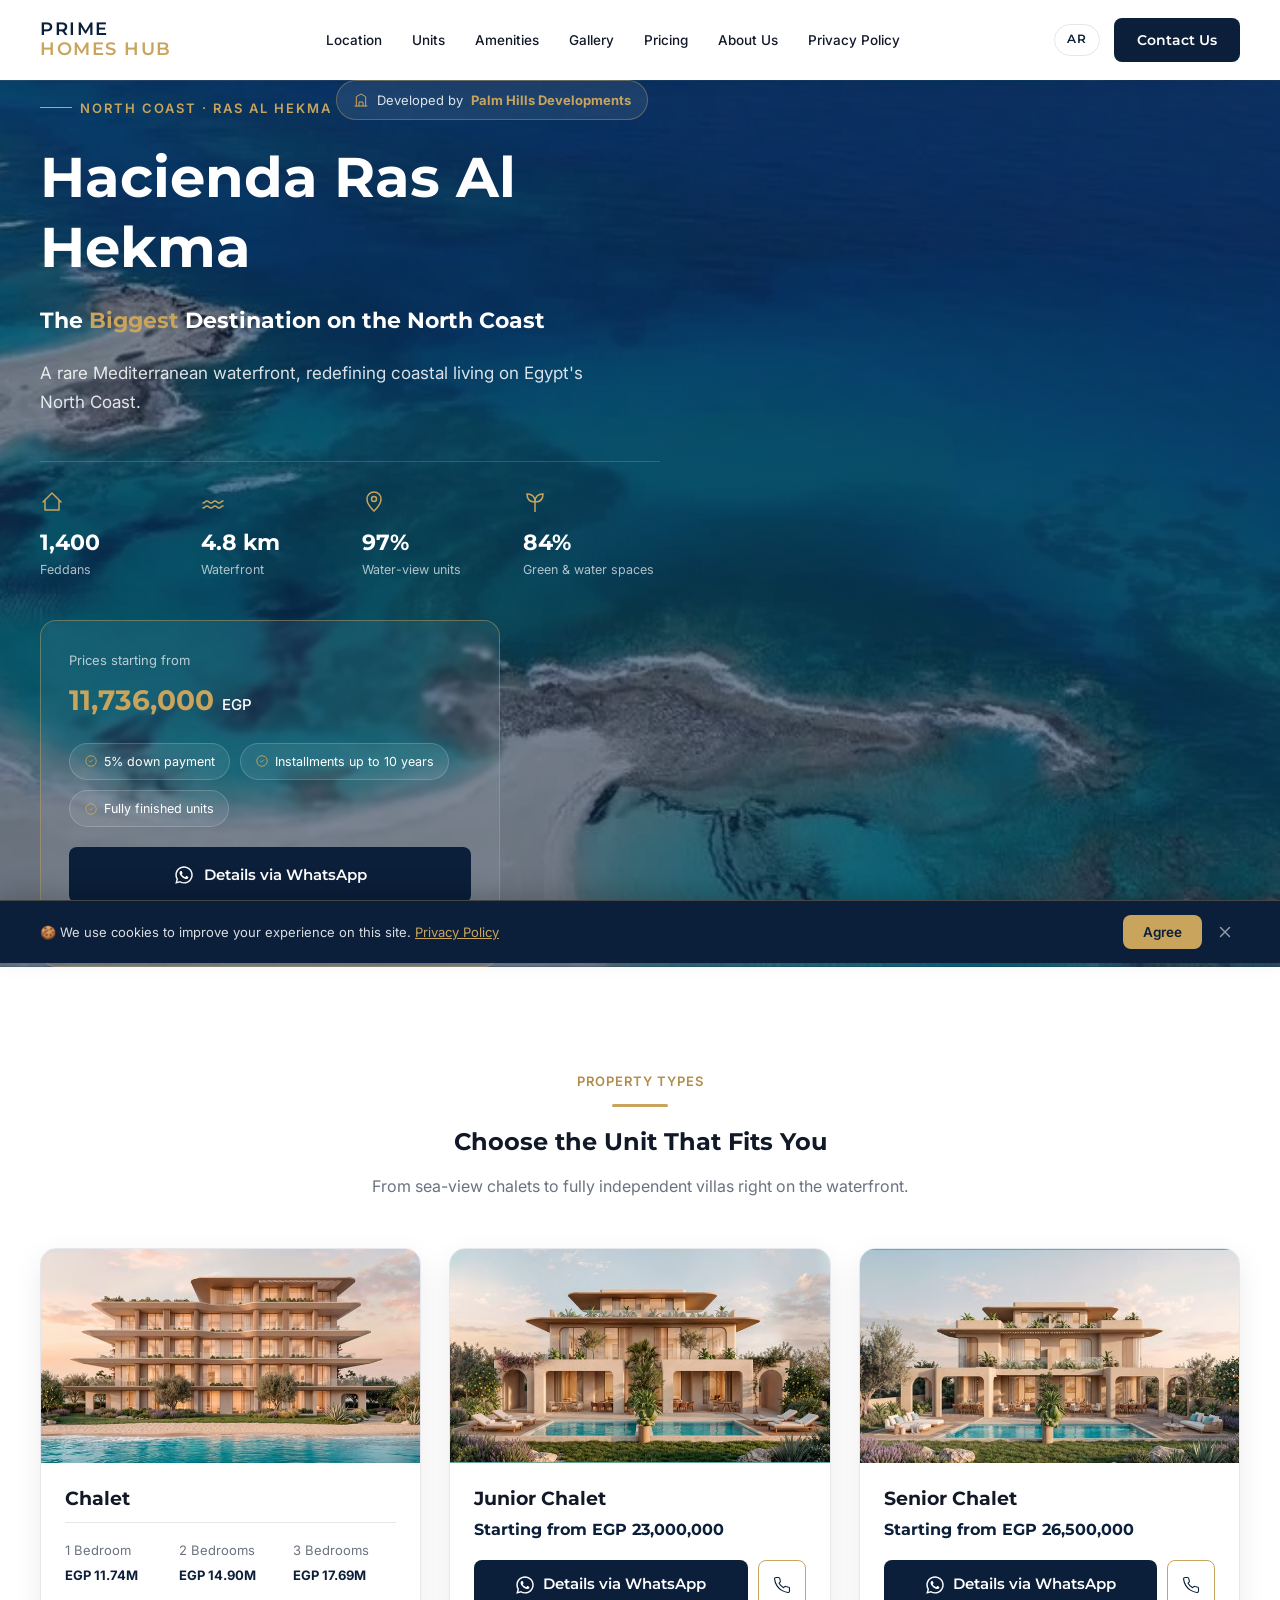
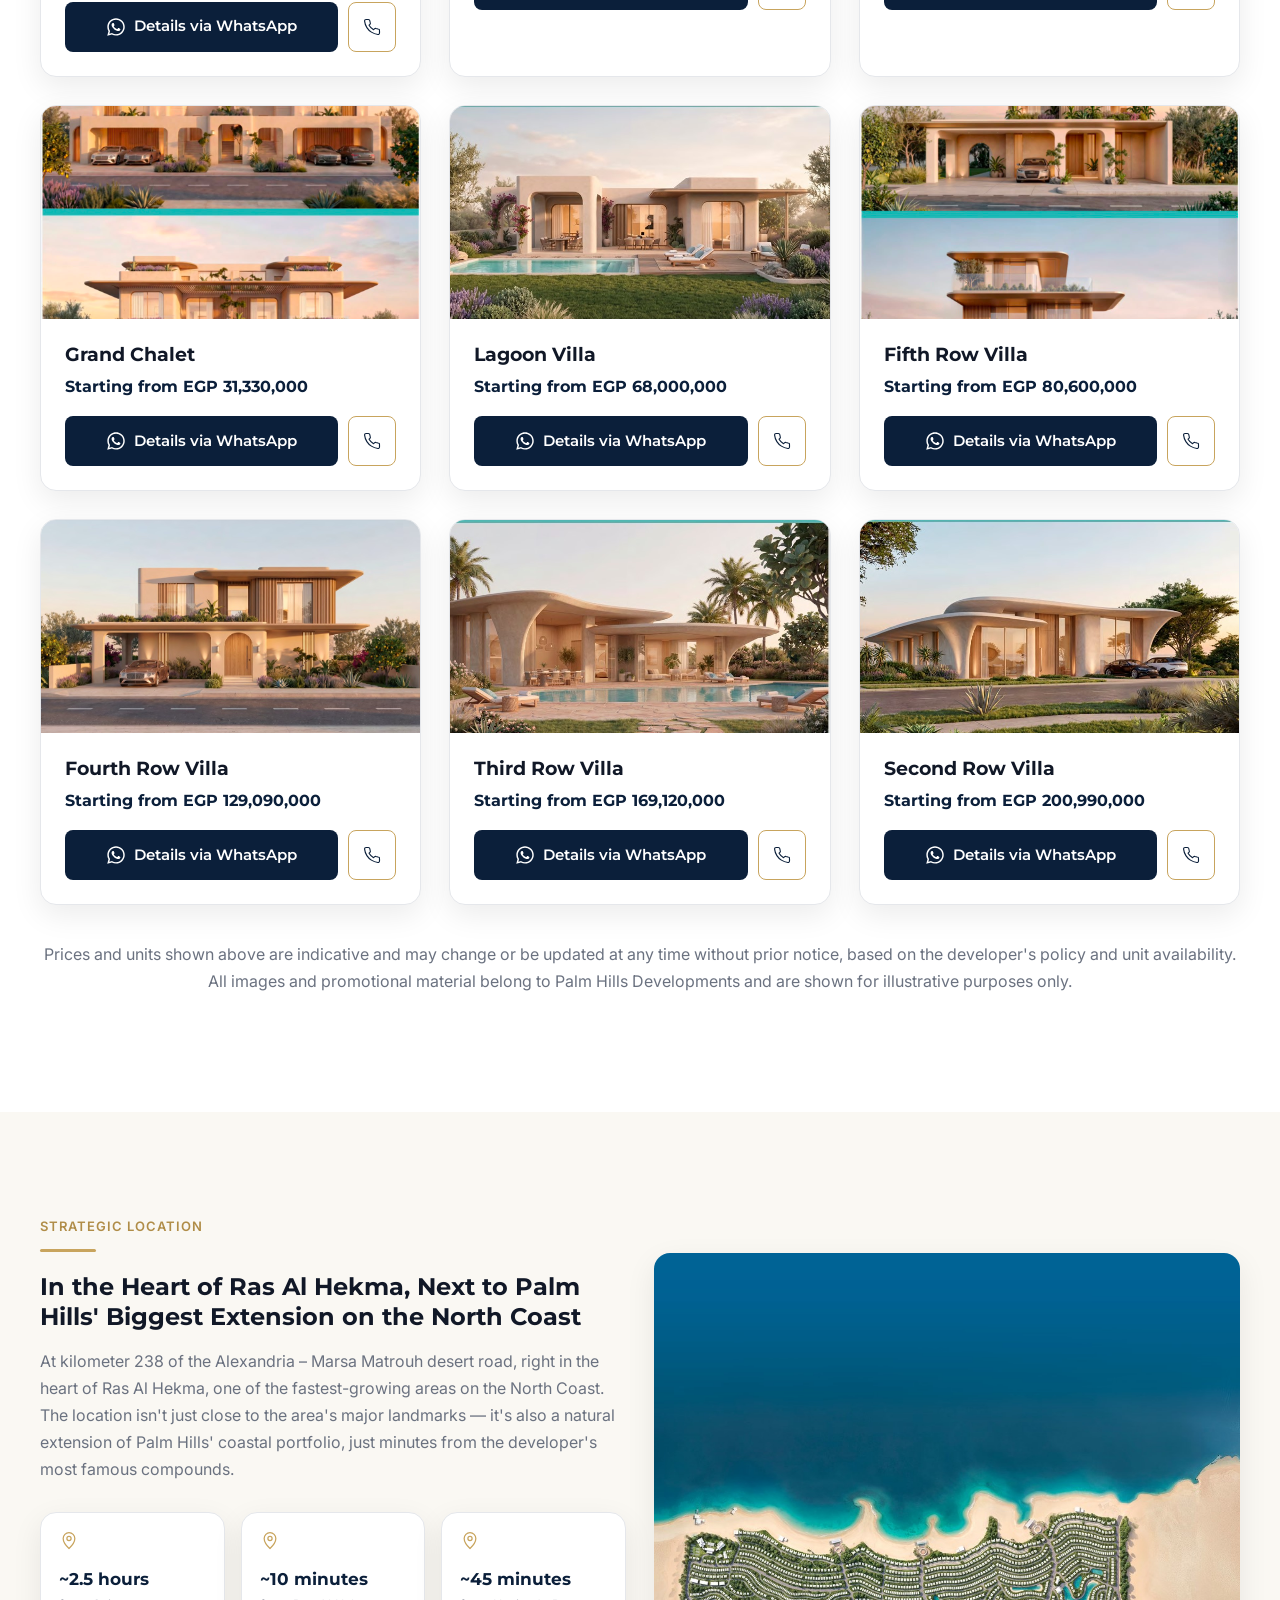
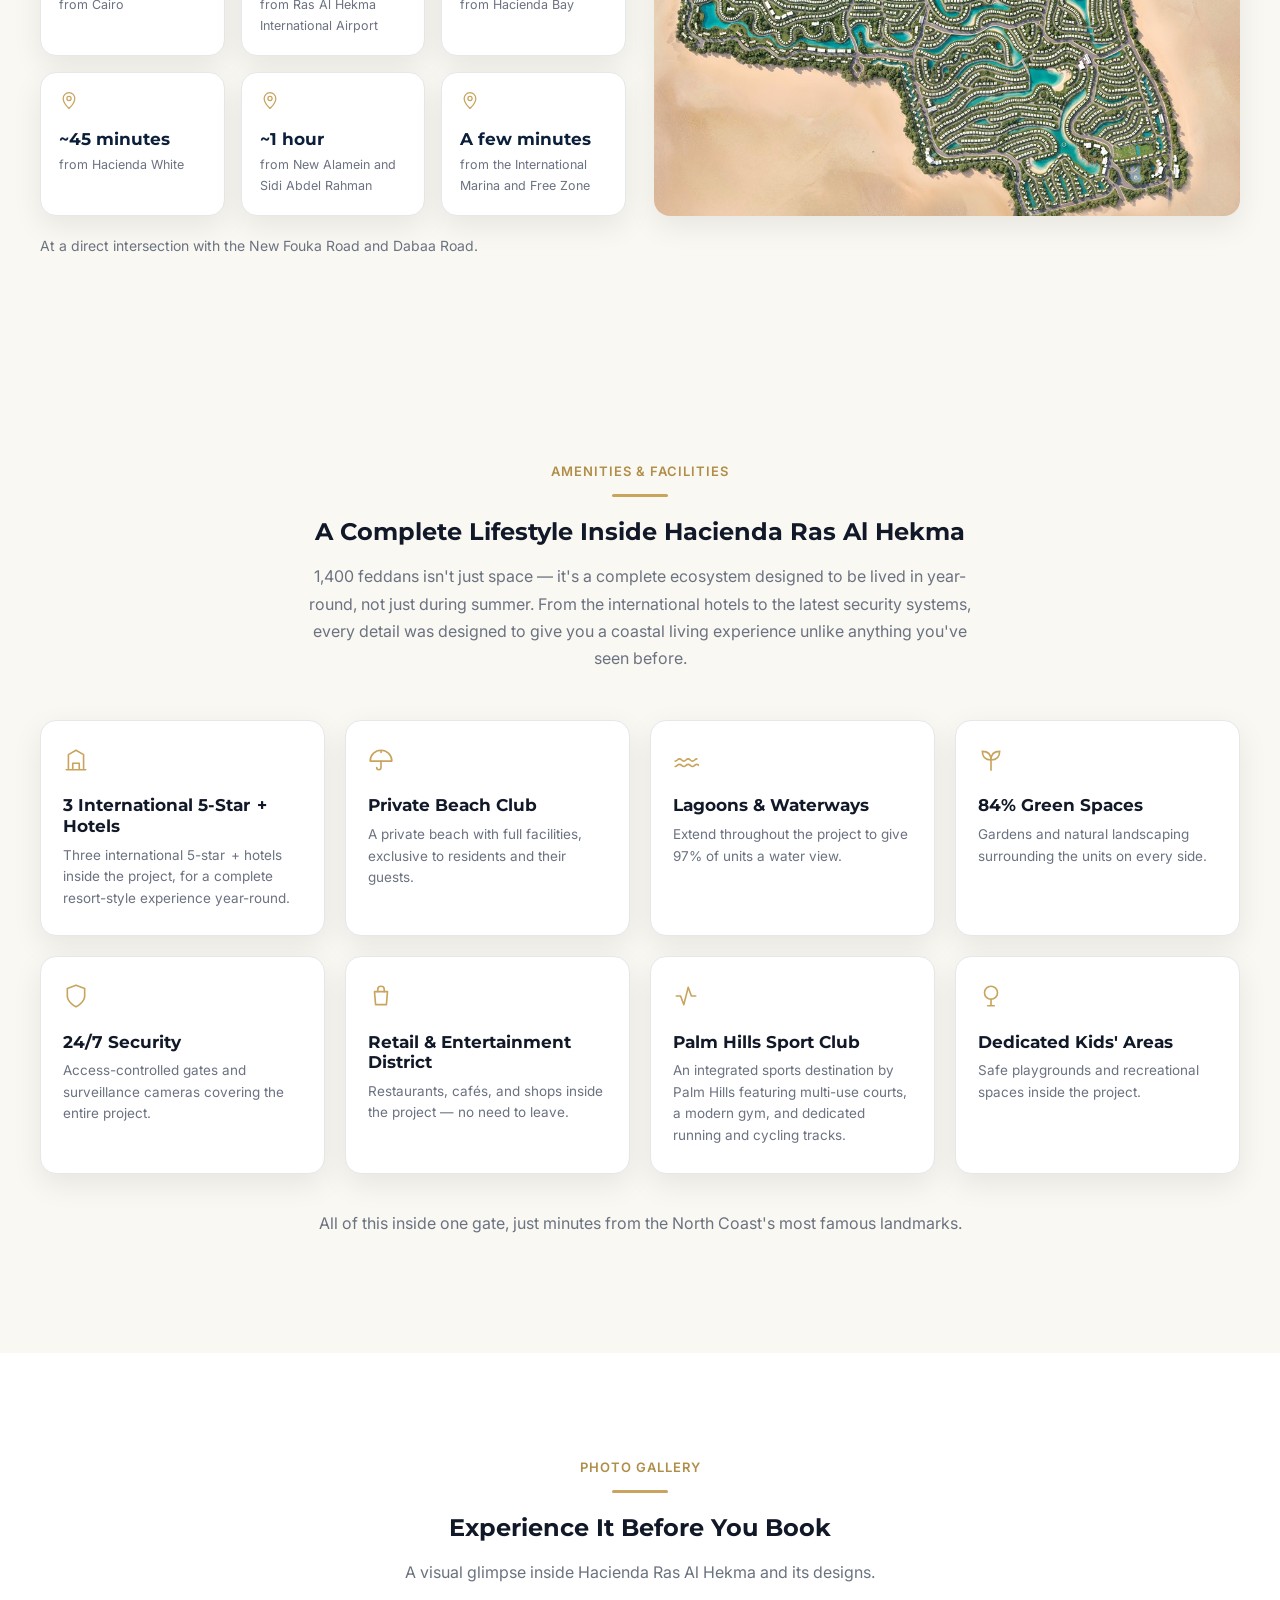
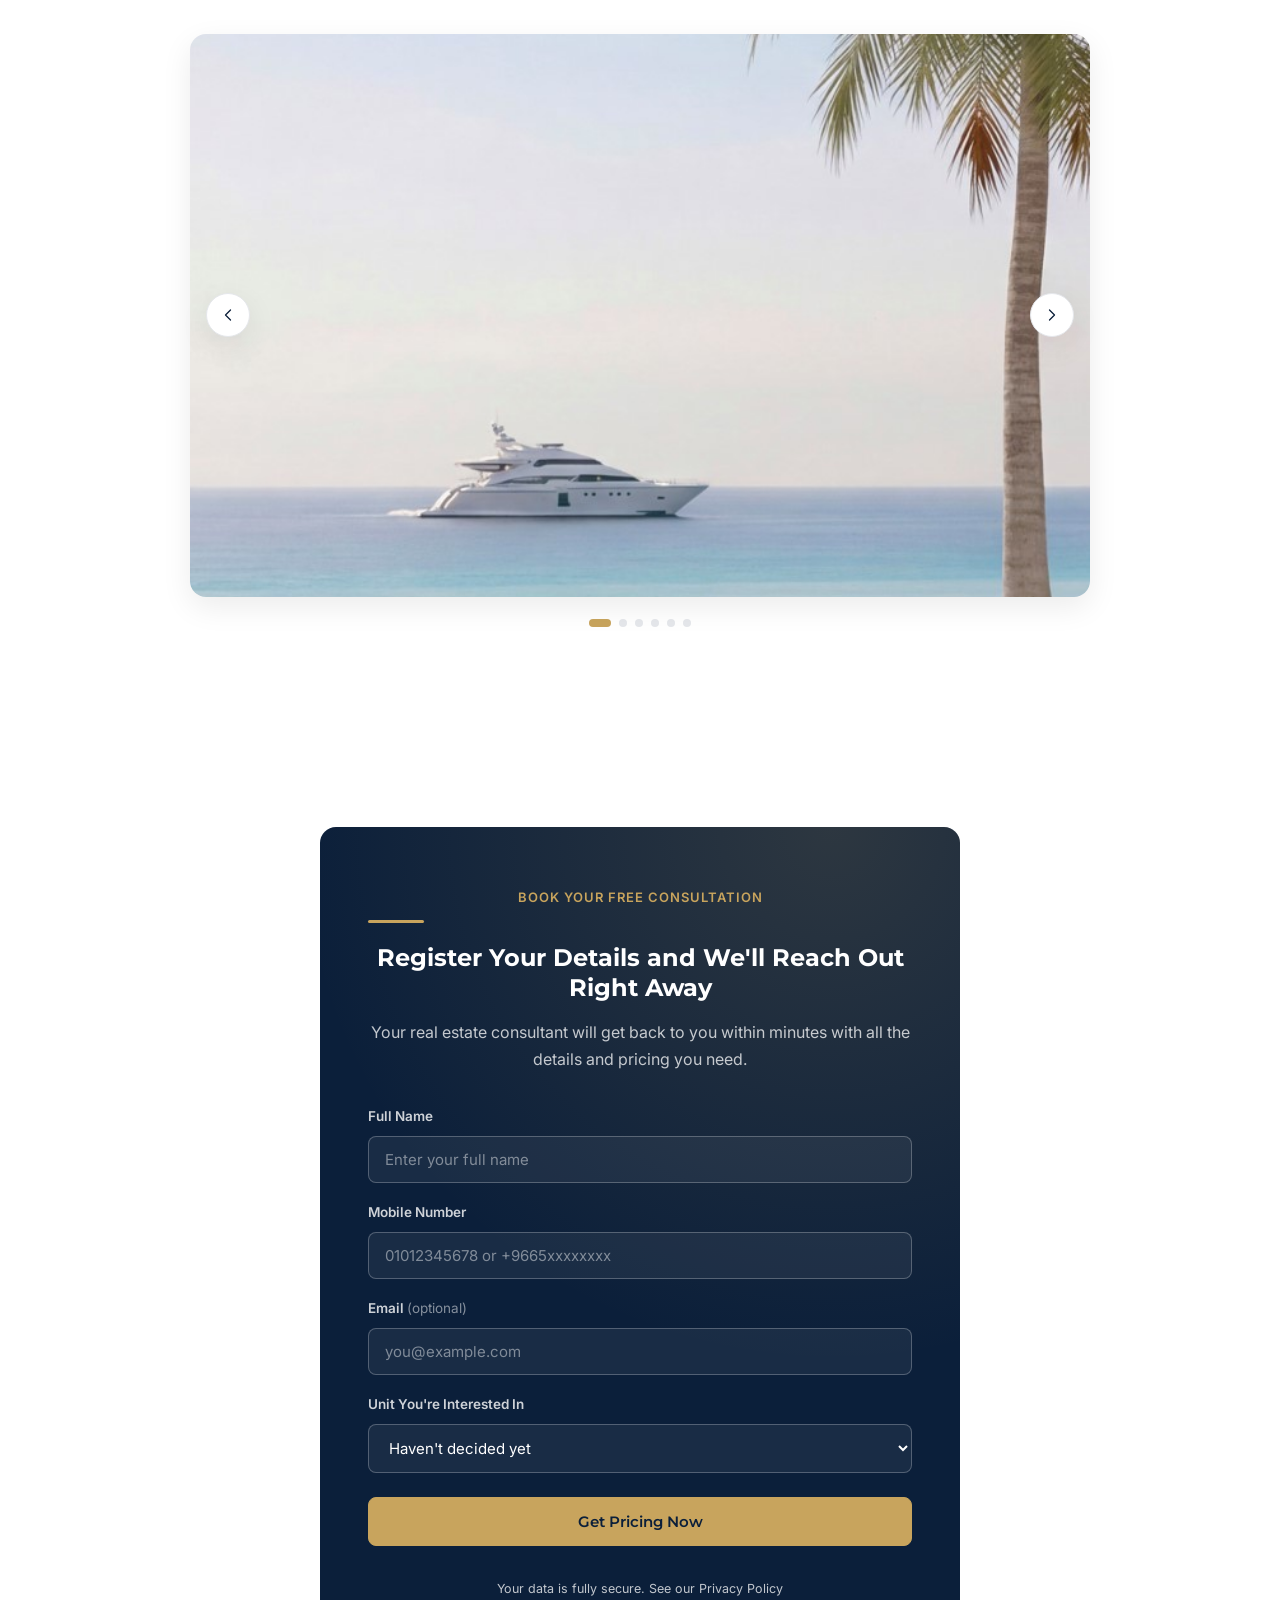
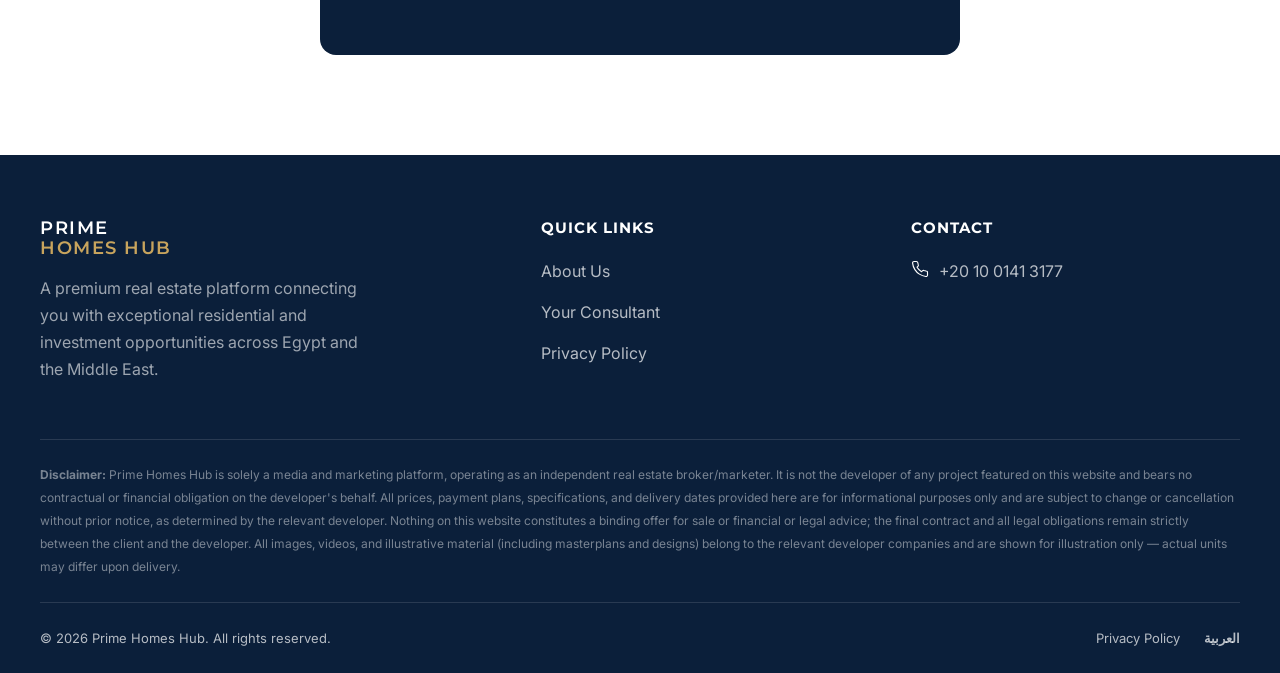
<file: en/hacienda-ras-al-hekma.html>
<!DOCTYPE html>
<html lang="en" dir="ltr">
<head>
<!-- Google Tag Manager -->
<script>(function(w,d,s,l,i){w[l]=w[l]||[];w[l].push({'gtm.start':
new Date().getTime(),event:'gtm.js'});var f=d.getElementsByTagName(s)[0],
j=d.createElement(s),dl=l!='dataLayer'?'&l='+l:'';j.async=true;j.src=
'https://www.googletagmanager.com/gtm.js?id='+i+dl;f.parentNode.insertBefore(j,f);
})(window,document,'script','dataLayer','GTM-5STWXWQM');</script>
<!-- End Google Tag Manager -->
<meta charset="UTF-8">
<meta name="viewport" content="width=device-width, initial-scale=1.0">
<title>Prime Homes Hub - Hacienda Ras Al Hekma By Palm Hills</title>
<meta name="description" content="Hacienda Ras Al Hekma: 1,400 feddans and a 4.8 km waterfront on the North Coast. 5% down payment, installments up to 10 years. Talk to your consultant now.">
<link rel="icon" href="../images/favicon.svg" type="image/svg+xml">
<link rel="stylesheet" href="../css/style.css?v=20260825">
</head>
<body>
<!-- Google Tag Manager (noscript) -->
<noscript><iframe src="https://www.googletagmanager.com/ns.html?id=GTM-5STWXWQM"
height="0" width="0" style="display:none;visibility:hidden"></iframe></noscript>
<!-- End Google Tag Manager (noscript) -->

<!-- ================= NAVBAR ================= -->
<!--
  Ad landing page - the navbar is intentionally scoped to this page's own sections
  only. "About Us" and "Privacy Policy" open in a new tab (trust/compliance links)
  so the visitor stays on the landing page. Add new section links here as we build them.
-->
<header class="navbar">
  <div class="container">
    <span class="logo" aria-label="Prime Homes Hub">
      <span class="l1">PRIME</span><span class="l2">HOMES HUB</span>
    </span>

    <nav class="nav-links">
      <a href="#location">Location</a>
      <a href="#units">Units</a>
      <a href="#amenities">Amenities</a>
      <a href="#gallery">Gallery</a>
      <a href="#offer">Pricing</a>
      <a href="index.html#about" target="_blank" rel="noopener">About Us</a>
      <a href="privacy-policy.html" target="_blank" rel="noopener">Privacy Policy</a>
    </nav>

    <div class="nav-right">
      <a href="../hacienda-ras-al-hekma.html" class="lang-switch">AR</a>
      <a href="#offer" class="btn btn-primary">Contact Us</a>
      <label for="nav-toggle" class="nav-toggle-label" aria-label="Open menu">
        <span></span><span></span><span></span>
      </label>
    </div>

    <input type="checkbox" id="nav-toggle" class="nav-toggle">

    <div class="mobile-menu">
      <a href="#location">Location</a>
      <a href="#units">Units</a>
      <a href="#amenities">Amenities</a>
      <a href="#gallery">Gallery</a>
      <a href="#offer">Pricing</a>
      <a href="index.html#about" target="_blank" rel="noopener">About Us</a>
      <a href="privacy-policy.html" target="_blank" rel="noopener">Privacy Policy</a>
      <a href="../hacienda-ras-al-hekma.html">العربية</a>
      <a href="#offer" class="btn btn-primary btn-block">Contact Us</a>
    </div>
  </div>
</header>
<div class="nav-backdrop"></div>

<!-- ================= HERO ================= -->
<section class="hero hero-photo" style="background-image:linear-gradient(rgba(11,31,58,0.55), rgba(11,31,58,0.55)), url('../images/hacienda-ras-al-hekma-cover.webp');">
  <div class="container">
    <div class="hero-content">
      <span class="hero-eyebrow">North Coast · Ras Al Hekma</span>
      <div class="developer-badge">
        <svg class="icon icon-gold" viewBox="0 0 24 24"><path d="M3 21h18M5 21V7l7-4 7 4v14M9 21v-6h6v6" stroke-linecap="round" stroke-linejoin="round"/></svg>
        Developed by <strong>Palm Hills Developments</strong>
      </div>
      <h1>Hacienda Ras Al Hekma</h1>
      <div class="hero-tagline">The <span class="accent">Biggest</span> Destination on the North Coast</div>
      <p class="lead">
        A rare Mediterranean waterfront, redefining coastal living on Egypt's North Coast.
      </p>

      <div class="hero-highlights">
        <div class="highlight-item">
          <svg class="icon" viewBox="0 0 24 24"><path d="M3 12l9-9 9 9" stroke-linecap="round" stroke-linejoin="round"/><path d="M5 10v10h14V10" stroke-linejoin="round"/></svg>
          <div class="h-num">1,400</div>
          <div class="h-label">Feddans</div>
        </div>
        <div class="highlight-item">
          <svg class="icon" viewBox="0 0 24 24"><path d="M2 18c2 0 2-2 4-2s2 2 4 2 2-2 4-2 2 2 4 2 2-2 4-2" stroke-linecap="round" stroke-linejoin="round"/><path d="M2 13c2 0 2-2 4-2s2 2 4 2 2-2 4-2 2 2 4 2 2-2 4-2" stroke-linecap="round" stroke-linejoin="round"/></svg>
          <div class="h-num">4.8 km</div>
          <div class="h-label">Waterfront</div>
        </div>
        <div class="highlight-item">
          <svg class="icon" viewBox="0 0 24 24"><path d="M12 21s7-6.5 7-12a7 7 0 10-14 0c0 5.5 7 12 7 12z"/><circle cx="12" cy="9" r="2.5"/></svg>
          <div class="h-num">97%</div>
          <div class="h-label">Water-view units</div>
        </div>
        <div class="highlight-item">
          <svg class="icon" viewBox="0 0 24 24"><path d="M12 22V12M12 12C7 12 4 9 4 4c5 0 8 3 8 8zM12 12c0-5 3-8 8-8 0 5-3 8-8 8z"/></svg>
          <div class="h-num">84%</div>
          <div class="h-label">Green &amp; water spaces</div>
        </div>
      </div>

      <div class="hero-offer" id="offer">
        <div class="hero-offer-price">
          <span class="price-label">Prices starting from</span>
          <span class="price-value">11,736,000 <small>EGP</small></span>
        </div>

        <div class="hero-offer-terms">
          <span>
            <svg class="icon" viewBox="0 0 24 24"><path d="M9 12l2 2 4-4" stroke-linecap="round" stroke-linejoin="round"/><circle cx="12" cy="12" r="9"/></svg>
            5% down payment
          </span>
          <span>
            <svg class="icon" viewBox="0 0 24 24"><path d="M9 12l2 2 4-4" stroke-linecap="round" stroke-linejoin="round"/><circle cx="12" cy="12" r="9"/></svg>
            Installments up to 10 years
          </span>
          <span>
            <svg class="icon" viewBox="0 0 24 24"><path d="M9 12l2 2 4-4" stroke-linecap="round" stroke-linejoin="round"/><circle cx="12" cy="12" r="9"/></svg>
            Fully finished units
          </span>
        </div>

        <a href="https://wa.me/201001413177?text=Hi%2C%20I%27d%20like%20more%20details%20about%20the%20Hacienda%20Ras%20Al%20Hekma%20project" class="btn btn-primary btn-block hero-offer-cta">
          <svg class="icon-wa" viewBox="0 0 448 512"><path d="M380.9 97.1C339 55.1 283.2 32 223.9 32c-122.4 0-222 99.6-222 222 0 39.1 10.2 77.3 29.6 111L0 480l117.7-30.9c32.4 17.7 68.9 27 106.1 27h.1c122.3 0 224.1-99.6 224.1-222 0-59.3-25.2-115-67.1-157zm-157 341.6c-33.2 0-65.7-8.9-94-25.7l-6.7-4-69.8 18.3L72 359.2l-4.4-7c-18.5-29.4-28.2-63.3-28.2-98.2 0-101.7 82.8-184.5 184.6-184.5 49.3 0 95.6 19.2 130.4 54.1 34.8 34.9 56.2 81.2 56.1 130.5 0 101.8-84.9 184.6-186.6 184.6zm101.2-138.2c-5.5-2.8-32.8-16.2-37.9-18-5.1-1.9-8.8-2.8-12.5 2.8-3.7 5.6-14.3 18-17.6 21.8-3.2 3.7-6.5 4.2-12 1.4-32.6-16.3-54-29.1-75.5-66-5.7-9.8 5.7-9.1 16.3-30.3 1.8-3.7.9-6.9-.5-9.7-1.4-2.8-12.5-30.1-17.1-41.2-4.5-10.8-9.1-9.3-12.5-9.5-3.2-.2-6.9-.2-10.6-.2-3.7 0-9.7 1.4-14.8 6.9-5.1 5.6-19.4 19-19.4 46.3 0 27.3 19.9 53.7 22.6 57.4 2.8 3.7 39.1 59.7 94.8 83.8 35.2 15.2 49 16.5 66.6 13.9 10.7-1.6 32.8-13.4 37.4-26.4 4.6-13 4.6-24.1 3.2-26.4-1.3-2.5-5-3.9-10.5-6.6z"/></svg>
          Details via WhatsApp
        </a>
        <p class="hero-offer-note">Your data is fully secure. See our <a href="privacy-policy.html" target="_blank" rel="noopener">Privacy Policy</a></p>
      </div>
    </div>
  </div>
</section>

<!-- ================= PROPERTY TYPES ================= -->
<section id="units" class="section section-white">
  <div class="container">
    <div class="section-head center">
      <span class="section-tag">Property Types</span>
      <div class="divider-gold"></div>
      <h2>Choose the Unit That Fits You</h2>
      <p>From sea-view chalets to fully independent villas right on the waterfront.</p>
    </div>

    <div class="grid grid-3">

      <div class="property-card">
        <div class="thumb" style="background-image:url('../images/unit-chalet.jpg');background-size:cover;background-position:center;"></div>
        <div class="body">
          <h3>Chalet</h3>
          <div class="meta meta-pricing">
            <span>1 Bedroom <b>EGP 11.74M</b></span>
            <span>2 Bedrooms <b>EGP 14.90M</b></span>
            <span>3 Bedrooms <b>EGP 17.69M</b></span>
          </div>
          <div class="cta-row">
            <a href="https://wa.me/201001413177?text=Hi%2C%20I%20would%20like%20more%20details%20about%20the%20Chalet%20at%20Hacienda%20Ras%20Al%20Hekma" class="btn btn-primary">
            <svg class="icon-wa" viewBox="0 0 448 512"><path d="M380.9 97.1C339 55.1 283.2 32 223.9 32c-122.4 0-222 99.6-222 222 0 39.1 10.2 77.3 29.6 111L0 480l117.7-30.9c32.4 17.7 68.9 27 106.1 27h.1c122.3 0 224.1-99.6 224.1-222 0-59.3-25.2-115-67.1-157zm-157 341.6c-33.2 0-65.7-8.9-94-25.7l-6.7-4-69.8 18.3L72 359.2l-4.4-7c-18.5-29.4-28.2-63.3-28.2-98.2 0-101.7 82.8-184.5 184.6-184.5 49.3 0 95.6 19.2 130.4 54.1 34.8 34.9 56.2 81.2 56.1 130.5 0 101.8-84.9 184.6-186.6 184.6zm101.2-138.2c-5.5-2.8-32.8-16.2-37.9-18-5.1-1.9-8.8-2.8-12.5 2.8-3.7 5.6-14.3 18-17.6 21.8-3.2 3.7-6.5 4.2-12 1.4-32.6-16.3-54-29.1-75.5-66-5.7-9.8 5.7-9.1 16.3-30.3 1.8-3.7.9-6.9-.5-9.7-1.4-2.8-12.5-30.1-17.1-41.2-4.5-10.8-9.1-9.3-12.5-9.5-3.2-.2-6.9-.2-10.6-.2-3.7 0-9.7 1.4-14.8 6.9-5.1 5.6-19.4 19-19.4 46.3 0 27.3 19.9 53.7 22.6 57.4 2.8 3.7 39.1 59.7 94.8 83.8 35.2 15.2 49 16.5 66.6 13.9 10.7-1.6 32.8-13.4 37.4-26.4 4.6-13 4.6-24.1 3.2-26.4-1.3-2.5-5-3.9-10.5-6.6z"/></svg>
            Details via WhatsApp
          </a>
            <a href="tel:+201001413177" class="btn btn-secondary btn-call" aria-label="Call now">
              <svg class="icon" viewBox="0 0 24 24"><path d="M22 16.92v3a2 2 0 01-2.18 2 19.8 19.8 0 01-8.63-3.07 19.5 19.5 0 01-6-6A19.8 19.8 0 012.12 4.18 2 2 0 014.11 2h3a2 2 0 012 1.72c.12.9.32 1.78.6 2.63a2 2 0 01-.45 2.11L8.09 9.63a16 16 0 006 6l1.17-1.17a2 2 0 012.11-.45c.85.28 1.73.48 2.63.6A2 2 0 0122 16.92z" stroke-linecap="round" stroke-linejoin="round"/></svg>
            </a>
          </div>
        </div>
      </div>

      <div class="property-card">
        <div class="thumb" style="background-image:url('../images/unit-junior-chalet.jpg');background-size:cover;background-position:center;"></div>
        <div class="body">
          <h3>Junior Chalet</h3>
          <div class="price">Starting from EGP 23,000,000</div>
          <div class="cta-row">
            <a href="https://wa.me/201001413177?text=Hi%2C%20I%20would%20like%20more%20details%20about%20the%20Junior%20Chalet%20at%20Hacienda%20Ras%20Al%20Hekma" class="btn btn-primary">
            <svg class="icon-wa" viewBox="0 0 448 512"><path d="M380.9 97.1C339 55.1 283.2 32 223.9 32c-122.4 0-222 99.6-222 222 0 39.1 10.2 77.3 29.6 111L0 480l117.7-30.9c32.4 17.7 68.9 27 106.1 27h.1c122.3 0 224.1-99.6 224.1-222 0-59.3-25.2-115-67.1-157zm-157 341.6c-33.2 0-65.7-8.9-94-25.7l-6.7-4-69.8 18.3L72 359.2l-4.4-7c-18.5-29.4-28.2-63.3-28.2-98.2 0-101.7 82.8-184.5 184.6-184.5 49.3 0 95.6 19.2 130.4 54.1 34.8 34.9 56.2 81.2 56.1 130.5 0 101.8-84.9 184.6-186.6 184.6zm101.2-138.2c-5.5-2.8-32.8-16.2-37.9-18-5.1-1.9-8.8-2.8-12.5 2.8-3.7 5.6-14.3 18-17.6 21.8-3.2 3.7-6.5 4.2-12 1.4-32.6-16.3-54-29.1-75.5-66-5.7-9.8 5.7-9.1 16.3-30.3 1.8-3.7.9-6.9-.5-9.7-1.4-2.8-12.5-30.1-17.1-41.2-4.5-10.8-9.1-9.3-12.5-9.5-3.2-.2-6.9-.2-10.6-.2-3.7 0-9.7 1.4-14.8 6.9-5.1 5.6-19.4 19-19.4 46.3 0 27.3 19.9 53.7 22.6 57.4 2.8 3.7 39.1 59.7 94.8 83.8 35.2 15.2 49 16.5 66.6 13.9 10.7-1.6 32.8-13.4 37.4-26.4 4.6-13 4.6-24.1 3.2-26.4-1.3-2.5-5-3.9-10.5-6.6z"/></svg>
            Details via WhatsApp
          </a>
            <a href="tel:+201001413177" class="btn btn-secondary btn-call" aria-label="Call now">
              <svg class="icon" viewBox="0 0 24 24"><path d="M22 16.92v3a2 2 0 01-2.18 2 19.8 19.8 0 01-8.63-3.07 19.5 19.5 0 01-6-6A19.8 19.8 0 012.12 4.18 2 2 0 014.11 2h3a2 2 0 012 1.72c.12.9.32 1.78.6 2.63a2 2 0 01-.45 2.11L8.09 9.63a16 16 0 006 6l1.17-1.17a2 2 0 012.11-.45c.85.28 1.73.48 2.63.6A2 2 0 0122 16.92z" stroke-linecap="round" stroke-linejoin="round"/></svg>
            </a>
          </div>
        </div>
      </div>

      <div class="property-card">
        <div class="thumb" style="background-image:url('../images/unit-senior-chalet.jpg');background-size:cover;background-position:center;"></div>
        <div class="body">
          <h3>Senior Chalet</h3>
          <div class="price">Starting from EGP 26,500,000</div>
          <div class="cta-row">
            <a href="https://wa.me/201001413177?text=Hi%2C%20I%20would%20like%20more%20details%20about%20the%20Senior%20Chalet%20at%20Hacienda%20Ras%20Al%20Hekma" class="btn btn-primary">
            <svg class="icon-wa" viewBox="0 0 448 512"><path d="M380.9 97.1C339 55.1 283.2 32 223.9 32c-122.4 0-222 99.6-222 222 0 39.1 10.2 77.3 29.6 111L0 480l117.7-30.9c32.4 17.7 68.9 27 106.1 27h.1c122.3 0 224.1-99.6 224.1-222 0-59.3-25.2-115-67.1-157zm-157 341.6c-33.2 0-65.7-8.9-94-25.7l-6.7-4-69.8 18.3L72 359.2l-4.4-7c-18.5-29.4-28.2-63.3-28.2-98.2 0-101.7 82.8-184.5 184.6-184.5 49.3 0 95.6 19.2 130.4 54.1 34.8 34.9 56.2 81.2 56.1 130.5 0 101.8-84.9 184.6-186.6 184.6zm101.2-138.2c-5.5-2.8-32.8-16.2-37.9-18-5.1-1.9-8.8-2.8-12.5 2.8-3.7 5.6-14.3 18-17.6 21.8-3.2 3.7-6.5 4.2-12 1.4-32.6-16.3-54-29.1-75.5-66-5.7-9.8 5.7-9.1 16.3-30.3 1.8-3.7.9-6.9-.5-9.7-1.4-2.8-12.5-30.1-17.1-41.2-4.5-10.8-9.1-9.3-12.5-9.5-3.2-.2-6.9-.2-10.6-.2-3.7 0-9.7 1.4-14.8 6.9-5.1 5.6-19.4 19-19.4 46.3 0 27.3 19.9 53.7 22.6 57.4 2.8 3.7 39.1 59.7 94.8 83.8 35.2 15.2 49 16.5 66.6 13.9 10.7-1.6 32.8-13.4 37.4-26.4 4.6-13 4.6-24.1 3.2-26.4-1.3-2.5-5-3.9-10.5-6.6z"/></svg>
            Details via WhatsApp
          </a>
            <a href="tel:+201001413177" class="btn btn-secondary btn-call" aria-label="Call now">
              <svg class="icon" viewBox="0 0 24 24"><path d="M22 16.92v3a2 2 0 01-2.18 2 19.8 19.8 0 01-8.63-3.07 19.5 19.5 0 01-6-6A19.8 19.8 0 012.12 4.18 2 2 0 014.11 2h3a2 2 0 012 1.72c.12.9.32 1.78.6 2.63a2 2 0 01-.45 2.11L8.09 9.63a16 16 0 006 6l1.17-1.17a2 2 0 012.11-.45c.85.28 1.73.48 2.63.6A2 2 0 0122 16.92z" stroke-linecap="round" stroke-linejoin="round"/></svg>
            </a>
          </div>
        </div>
      </div>

      <div class="property-card">
        <div class="thumb" style="background-image:url('../asset/%D8%AC%D8%B1%D8%A7%D9%86%D8%AF%20%D8%B4%D8%A7%D9%84%D9%8A%D9%87.jpeg');background-size:cover;background-position:center;"></div>
        <div class="body">
          <h3>Grand Chalet</h3>
          <div class="price">Starting from EGP 31,330,000</div>
          <div class="cta-row">
            <a href="https://wa.me/201001413177?text=Hi%2C%20I%20would%20like%20more%20details%20about%20the%20Grand%20Chalet%20at%20Hacienda%20Ras%20Al%20Hekma" class="btn btn-primary">
            <svg class="icon-wa" viewBox="0 0 448 512"><path d="M380.9 97.1C339 55.1 283.2 32 223.9 32c-122.4 0-222 99.6-222 222 0 39.1 10.2 77.3 29.6 111L0 480l117.7-30.9c32.4 17.7 68.9 27 106.1 27h.1c122.3 0 224.1-99.6 224.1-222 0-59.3-25.2-115-67.1-157zm-157 341.6c-33.2 0-65.7-8.9-94-25.7l-6.7-4-69.8 18.3L72 359.2l-4.4-7c-18.5-29.4-28.2-63.3-28.2-98.2 0-101.7 82.8-184.5 184.6-184.5 49.3 0 95.6 19.2 130.4 54.1 34.8 34.9 56.2 81.2 56.1 130.5 0 101.8-84.9 184.6-186.6 184.6zm101.2-138.2c-5.5-2.8-32.8-16.2-37.9-18-5.1-1.9-8.8-2.8-12.5 2.8-3.7 5.6-14.3 18-17.6 21.8-3.2 3.7-6.5 4.2-12 1.4-32.6-16.3-54-29.1-75.5-66-5.7-9.8 5.7-9.1 16.3-30.3 1.8-3.7.9-6.9-.5-9.7-1.4-2.8-12.5-30.1-17.1-41.2-4.5-10.8-9.1-9.3-12.5-9.5-3.2-.2-6.9-.2-10.6-.2-3.7 0-9.7 1.4-14.8 6.9-5.1 5.6-19.4 19-19.4 46.3 0 27.3 19.9 53.7 22.6 57.4 2.8 3.7 39.1 59.7 94.8 83.8 35.2 15.2 49 16.5 66.6 13.9 10.7-1.6 32.8-13.4 37.4-26.4 4.6-13 4.6-24.1 3.2-26.4-1.3-2.5-5-3.9-10.5-6.6z"/></svg>
            Details via WhatsApp
          </a>
            <a href="tel:+201001413177" class="btn btn-secondary btn-call" aria-label="Call now">
              <svg class="icon" viewBox="0 0 24 24"><path d="M22 16.92v3a2 2 0 01-2.18 2 19.8 19.8 0 01-8.63-3.07 19.5 19.5 0 01-6-6A19.8 19.8 0 012.12 4.18 2 2 0 014.11 2h3a2 2 0 012 1.72c.12.9.32 1.78.6 2.63a2 2 0 01-.45 2.11L8.09 9.63a16 16 0 006 6l1.17-1.17a2 2 0 012.11-.45c.85.28 1.73.48 2.63.6A2 2 0 0122 16.92z" stroke-linecap="round" stroke-linejoin="round"/></svg>
            </a>
          </div>
        </div>
      </div>

      <div class="property-card">
        <div class="thumb" style="background-image:url('../images/unit-lagoon-villa.jpg');background-size:cover;background-position:center;"></div>
        <div class="body">
          <h3>Lagoon Villa</h3>
          <div class="price">Starting from EGP 68,000,000</div>
          <div class="cta-row">
            <a href="https://wa.me/201001413177?text=Hi%2C%20I%20would%20like%20more%20details%20about%20the%20Lagoon%20Villa%20at%20Hacienda%20Ras%20Al%20Hekma" class="btn btn-primary">
            <svg class="icon-wa" viewBox="0 0 448 512"><path d="M380.9 97.1C339 55.1 283.2 32 223.9 32c-122.4 0-222 99.6-222 222 0 39.1 10.2 77.3 29.6 111L0 480l117.7-30.9c32.4 17.7 68.9 27 106.1 27h.1c122.3 0 224.1-99.6 224.1-222 0-59.3-25.2-115-67.1-157zm-157 341.6c-33.2 0-65.7-8.9-94-25.7l-6.7-4-69.8 18.3L72 359.2l-4.4-7c-18.5-29.4-28.2-63.3-28.2-98.2 0-101.7 82.8-184.5 184.6-184.5 49.3 0 95.6 19.2 130.4 54.1 34.8 34.9 56.2 81.2 56.1 130.5 0 101.8-84.9 184.6-186.6 184.6zm101.2-138.2c-5.5-2.8-32.8-16.2-37.9-18-5.1-1.9-8.8-2.8-12.5 2.8-3.7 5.6-14.3 18-17.6 21.8-3.2 3.7-6.5 4.2-12 1.4-32.6-16.3-54-29.1-75.5-66-5.7-9.8 5.7-9.1 16.3-30.3 1.8-3.7.9-6.9-.5-9.7-1.4-2.8-12.5-30.1-17.1-41.2-4.5-10.8-9.1-9.3-12.5-9.5-3.2-.2-6.9-.2-10.6-.2-3.7 0-9.7 1.4-14.8 6.9-5.1 5.6-19.4 19-19.4 46.3 0 27.3 19.9 53.7 22.6 57.4 2.8 3.7 39.1 59.7 94.8 83.8 35.2 15.2 49 16.5 66.6 13.9 10.7-1.6 32.8-13.4 37.4-26.4 4.6-13 4.6-24.1 3.2-26.4-1.3-2.5-5-3.9-10.5-6.6z"/></svg>
            Details via WhatsApp
          </a>
            <a href="tel:+201001413177" class="btn btn-secondary btn-call" aria-label="Call now">
              <svg class="icon" viewBox="0 0 24 24"><path d="M22 16.92v3a2 2 0 01-2.18 2 19.8 19.8 0 01-8.63-3.07 19.5 19.5 0 01-6-6A19.8 19.8 0 012.12 4.18 2 2 0 014.11 2h3a2 2 0 012 1.72c.12.9.32 1.78.6 2.63a2 2 0 01-.45 2.11L8.09 9.63a16 16 0 006 6l1.17-1.17a2 2 0 012.11-.45c.85.28 1.73.48 2.63.6A2 2 0 0122 16.92z" stroke-linecap="round" stroke-linejoin="round"/></svg>
            </a>
          </div>
        </div>
      </div>

      <div class="property-card">
        <div class="thumb" style="background-image:url('../asset/%D9%81%D9%8A%D9%84%D8%A7%20%D8%A7%D9%84%D8%B5%D9%81%20%D8%A7%D9%84%D8%AE%D8%A7%D9%85%D8%B3.jpeg');background-size:cover;background-position:center;"></div>
        <div class="body">
          <h3>Fifth Row Villa</h3>
          <div class="price">Starting from EGP 80,600,000</div>
          <div class="cta-row">
            <a href="https://wa.me/201001413177?text=Hi%2C%20I%20would%20like%20more%20details%20about%20the%20Fifth%20Row%20Villa%20at%20Hacienda%20Ras%20Al%20Hekma" class="btn btn-primary">
            <svg class="icon-wa" viewBox="0 0 448 512"><path d="M380.9 97.1C339 55.1 283.2 32 223.9 32c-122.4 0-222 99.6-222 222 0 39.1 10.2 77.3 29.6 111L0 480l117.7-30.9c32.4 17.7 68.9 27 106.1 27h.1c122.3 0 224.1-99.6 224.1-222 0-59.3-25.2-115-67.1-157zm-157 341.6c-33.2 0-65.7-8.9-94-25.7l-6.7-4-69.8 18.3L72 359.2l-4.4-7c-18.5-29.4-28.2-63.3-28.2-98.2 0-101.7 82.8-184.5 184.6-184.5 49.3 0 95.6 19.2 130.4 54.1 34.8 34.9 56.2 81.2 56.1 130.5 0 101.8-84.9 184.6-186.6 184.6zm101.2-138.2c-5.5-2.8-32.8-16.2-37.9-18-5.1-1.9-8.8-2.8-12.5 2.8-3.7 5.6-14.3 18-17.6 21.8-3.2 3.7-6.5 4.2-12 1.4-32.6-16.3-54-29.1-75.5-66-5.7-9.8 5.7-9.1 16.3-30.3 1.8-3.7.9-6.9-.5-9.7-1.4-2.8-12.5-30.1-17.1-41.2-4.5-10.8-9.1-9.3-12.5-9.5-3.2-.2-6.9-.2-10.6-.2-3.7 0-9.7 1.4-14.8 6.9-5.1 5.6-19.4 19-19.4 46.3 0 27.3 19.9 53.7 22.6 57.4 2.8 3.7 39.1 59.7 94.8 83.8 35.2 15.2 49 16.5 66.6 13.9 10.7-1.6 32.8-13.4 37.4-26.4 4.6-13 4.6-24.1 3.2-26.4-1.3-2.5-5-3.9-10.5-6.6z"/></svg>
            Details via WhatsApp
          </a>
            <a href="tel:+201001413177" class="btn btn-secondary btn-call" aria-label="Call now">
              <svg class="icon" viewBox="0 0 24 24"><path d="M22 16.92v3a2 2 0 01-2.18 2 19.8 19.8 0 01-8.63-3.07 19.5 19.5 0 01-6-6A19.8 19.8 0 012.12 4.18 2 2 0 014.11 2h3a2 2 0 012 1.72c.12.9.32 1.78.6 2.63a2 2 0 01-.45 2.11L8.09 9.63a16 16 0 006 6l1.17-1.17a2 2 0 012.11-.45c.85.28 1.73.48 2.63.6A2 2 0 0122 16.92z" stroke-linecap="round" stroke-linejoin="round"/></svg>
            </a>
          </div>
        </div>
      </div>

      <div class="property-card">
        <div class="thumb" style="background-image:url('../asset/coastel%20villa.jpg');background-size:cover;background-position:center;"></div>
        <div class="body">
          <h3>Fourth Row Villa</h3>
          <div class="price">Starting from EGP 129,090,000</div>
          <div class="cta-row">
            <a href="https://wa.me/201001413177?text=Hi%2C%20I%20would%20like%20more%20details%20about%20the%20Fourth%20Row%20Villa%20at%20Hacienda%20Ras%20Al%20Hekma" class="btn btn-primary">
            <svg class="icon-wa" viewBox="0 0 448 512"><path d="M380.9 97.1C339 55.1 283.2 32 223.9 32c-122.4 0-222 99.6-222 222 0 39.1 10.2 77.3 29.6 111L0 480l117.7-30.9c32.4 17.7 68.9 27 106.1 27h.1c122.3 0 224.1-99.6 224.1-222 0-59.3-25.2-115-67.1-157zm-157 341.6c-33.2 0-65.7-8.9-94-25.7l-6.7-4-69.8 18.3L72 359.2l-4.4-7c-18.5-29.4-28.2-63.3-28.2-98.2 0-101.7 82.8-184.5 184.6-184.5 49.3 0 95.6 19.2 130.4 54.1 34.8 34.9 56.2 81.2 56.1 130.5 0 101.8-84.9 184.6-186.6 184.6zm101.2-138.2c-5.5-2.8-32.8-16.2-37.9-18-5.1-1.9-8.8-2.8-12.5 2.8-3.7 5.6-14.3 18-17.6 21.8-3.2 3.7-6.5 4.2-12 1.4-32.6-16.3-54-29.1-75.5-66-5.7-9.8 5.7-9.1 16.3-30.3 1.8-3.7.9-6.9-.5-9.7-1.4-2.8-12.5-30.1-17.1-41.2-4.5-10.8-9.1-9.3-12.5-9.5-3.2-.2-6.9-.2-10.6-.2-3.7 0-9.7 1.4-14.8 6.9-5.1 5.6-19.4 19-19.4 46.3 0 27.3 19.9 53.7 22.6 57.4 2.8 3.7 39.1 59.7 94.8 83.8 35.2 15.2 49 16.5 66.6 13.9 10.7-1.6 32.8-13.4 37.4-26.4 4.6-13 4.6-24.1 3.2-26.4-1.3-2.5-5-3.9-10.5-6.6z"/></svg>
            Details via WhatsApp
          </a>
            <a href="tel:+201001413177" class="btn btn-secondary btn-call" aria-label="Call now">
              <svg class="icon" viewBox="0 0 24 24"><path d="M22 16.92v3a2 2 0 01-2.18 2 19.8 19.8 0 01-8.63-3.07 19.5 19.5 0 01-6-6A19.8 19.8 0 012.12 4.18 2 2 0 014.11 2h3a2 2 0 012 1.72c.12.9.32 1.78.6 2.63a2 2 0 01-.45 2.11L8.09 9.63a16 16 0 006 6l1.17-1.17a2 2 0 012.11-.45c.85.28 1.73.48 2.63.6A2 2 0 0122 16.92z" stroke-linecap="round" stroke-linejoin="round"/></svg>
            </a>
          </div>
        </div>
      </div>

      <div class="property-card">
        <div class="thumb" style="background-image:url('../images/unit-third-row-villa.jpg');background-size:cover;background-position:center;"></div>
        <div class="body">
          <h3>Third Row Villa</h3>
          <div class="price">Starting from EGP 169,120,000</div>
          <div class="cta-row">
            <a href="https://wa.me/201001413177?text=Hi%2C%20I%20would%20like%20more%20details%20about%20the%20Third%20Row%20Villa%20at%20Hacienda%20Ras%20Al%20Hekma" class="btn btn-primary">
            <svg class="icon-wa" viewBox="0 0 448 512"><path d="M380.9 97.1C339 55.1 283.2 32 223.9 32c-122.4 0-222 99.6-222 222 0 39.1 10.2 77.3 29.6 111L0 480l117.7-30.9c32.4 17.7 68.9 27 106.1 27h.1c122.3 0 224.1-99.6 224.1-222 0-59.3-25.2-115-67.1-157zm-157 341.6c-33.2 0-65.7-8.9-94-25.7l-6.7-4-69.8 18.3L72 359.2l-4.4-7c-18.5-29.4-28.2-63.3-28.2-98.2 0-101.7 82.8-184.5 184.6-184.5 49.3 0 95.6 19.2 130.4 54.1 34.8 34.9 56.2 81.2 56.1 130.5 0 101.8-84.9 184.6-186.6 184.6zm101.2-138.2c-5.5-2.8-32.8-16.2-37.9-18-5.1-1.9-8.8-2.8-12.5 2.8-3.7 5.6-14.3 18-17.6 21.8-3.2 3.7-6.5 4.2-12 1.4-32.6-16.3-54-29.1-75.5-66-5.7-9.8 5.7-9.1 16.3-30.3 1.8-3.7.9-6.9-.5-9.7-1.4-2.8-12.5-30.1-17.1-41.2-4.5-10.8-9.1-9.3-12.5-9.5-3.2-.2-6.9-.2-10.6-.2-3.7 0-9.7 1.4-14.8 6.9-5.1 5.6-19.4 19-19.4 46.3 0 27.3 19.9 53.7 22.6 57.4 2.8 3.7 39.1 59.7 94.8 83.8 35.2 15.2 49 16.5 66.6 13.9 10.7-1.6 32.8-13.4 37.4-26.4 4.6-13 4.6-24.1 3.2-26.4-1.3-2.5-5-3.9-10.5-6.6z"/></svg>
            Details via WhatsApp
          </a>
            <a href="tel:+201001413177" class="btn btn-secondary btn-call" aria-label="Call now">
              <svg class="icon" viewBox="0 0 24 24"><path d="M22 16.92v3a2 2 0 01-2.18 2 19.8 19.8 0 01-8.63-3.07 19.5 19.5 0 01-6-6A19.8 19.8 0 012.12 4.18 2 2 0 014.11 2h3a2 2 0 012 1.72c.12.9.32 1.78.6 2.63a2 2 0 01-.45 2.11L8.09 9.63a16 16 0 006 6l1.17-1.17a2 2 0 012.11-.45c.85.28 1.73.48 2.63.6A2 2 0 0122 16.92z" stroke-linecap="round" stroke-linejoin="round"/></svg>
            </a>
          </div>
        </div>
      </div>

      <div class="property-card">
        <div class="thumb" style="background-image:url('../images/unit-second-row-villa.jpg');background-size:cover;background-position:center;"></div>
        <div class="body">
          <h3>Second Row Villa</h3>
          <div class="price">Starting from EGP 200,990,000</div>
          <div class="cta-row">
            <a href="https://wa.me/201001413177?text=Hi%2C%20I%20would%20like%20more%20details%20about%20the%20Second%20Row%20Villa%20at%20Hacienda%20Ras%20Al%20Hekma" class="btn btn-primary">
            <svg class="icon-wa" viewBox="0 0 448 512"><path d="M380.9 97.1C339 55.1 283.2 32 223.9 32c-122.4 0-222 99.6-222 222 0 39.1 10.2 77.3 29.6 111L0 480l117.7-30.9c32.4 17.7 68.9 27 106.1 27h.1c122.3 0 224.1-99.6 224.1-222 0-59.3-25.2-115-67.1-157zm-157 341.6c-33.2 0-65.7-8.9-94-25.7l-6.7-4-69.8 18.3L72 359.2l-4.4-7c-18.5-29.4-28.2-63.3-28.2-98.2 0-101.7 82.8-184.5 184.6-184.5 49.3 0 95.6 19.2 130.4 54.1 34.8 34.9 56.2 81.2 56.1 130.5 0 101.8-84.9 184.6-186.6 184.6zm101.2-138.2c-5.5-2.8-32.8-16.2-37.9-18-5.1-1.9-8.8-2.8-12.5 2.8-3.7 5.6-14.3 18-17.6 21.8-3.2 3.7-6.5 4.2-12 1.4-32.6-16.3-54-29.1-75.5-66-5.7-9.8 5.7-9.1 16.3-30.3 1.8-3.7.9-6.9-.5-9.7-1.4-2.8-12.5-30.1-17.1-41.2-4.5-10.8-9.1-9.3-12.5-9.5-3.2-.2-6.9-.2-10.6-.2-3.7 0-9.7 1.4-14.8 6.9-5.1 5.6-19.4 19-19.4 46.3 0 27.3 19.9 53.7 22.6 57.4 2.8 3.7 39.1 59.7 94.8 83.8 35.2 15.2 49 16.5 66.6 13.9 10.7-1.6 32.8-13.4 37.4-26.4 4.6-13 4.6-24.1 3.2-26.4-1.3-2.5-5-3.9-10.5-6.6z"/></svg>
            Details via WhatsApp
          </a>
            <a href="tel:+201001413177" class="btn btn-secondary btn-call" aria-label="Call now">
              <svg class="icon" viewBox="0 0 24 24"><path d="M22 16.92v3a2 2 0 01-2.18 2 19.8 19.8 0 01-8.63-3.07 19.5 19.5 0 01-6-6A19.8 19.8 0 012.12 4.18 2 2 0 014.11 2h3a2 2 0 012 1.72c.12.9.32 1.78.6 2.63a2 2 0 01-.45 2.11L8.09 9.63a16 16 0 006 6l1.17-1.17a2 2 0 012.11-.45c.85.28 1.73.48 2.63.6A2 2 0 0122 16.92z" stroke-linecap="round" stroke-linejoin="round"/></svg>
            </a>
          </div>
        </div>
      </div>

    </div>

    <p class="amenities-note">
      Prices and units shown above are indicative and may change or be updated at any time without prior
      notice, based on the developer's policy and unit availability. All images and promotional material
      belong to Palm Hills Developments and are shown for illustrative purposes only.
    </p>
  </div>
</section>

<!-- ================= LOCATION ================= -->
<section id="location" class="section section-alt">
  <div class="container">
    <div class="grid grid-2 align-center">
      <div>
        <span class="section-tag">Strategic Location</span>
        <div class="divider-gold"></div>
        <h2>In the Heart of Ras Al Hekma, Next to Palm Hills' Biggest Extension on the North Coast</h2>
        <p>
          At kilometer 238 of the Alexandria – Marsa Matrouh desert road, right in the heart of Ras Al
          Hekma, one of the fastest-growing areas on the North Coast. The location isn't just close to
          the area's major landmarks — it's also a natural extension of Palm Hills' coastal portfolio,
          just minutes from the developer's most famous compounds.
        </p>

        <div class="distance-grid">
          <div class="distance-item">
            <svg class="icon icon-gold" viewBox="0 0 24 24"><path d="M12 21s7-6.5 7-12a7 7 0 10-14 0c0 5.5 7 12 7 12z"/><circle cx="12" cy="9" r="2.5"/></svg>
            <div class="d-num">~2.5 hours</div>
            <div class="d-label">from Cairo</div>
          </div>
          <div class="distance-item">
            <svg class="icon icon-gold" viewBox="0 0 24 24"><path d="M12 21s7-6.5 7-12a7 7 0 10-14 0c0 5.5 7 12 7 12z"/><circle cx="12" cy="9" r="2.5"/></svg>
            <div class="d-num">~10 minutes</div>
            <div class="d-label">from Ras Al Hekma International Airport</div>
          </div>
          <div class="distance-item">
            <svg class="icon icon-gold" viewBox="0 0 24 24"><path d="M12 21s7-6.5 7-12a7 7 0 10-14 0c0 5.5 7 12 7 12z"/><circle cx="12" cy="9" r="2.5"/></svg>
            <div class="d-num">~45 minutes</div>
            <div class="d-label">from Hacienda Bay</div>
          </div>
          <div class="distance-item">
            <svg class="icon icon-gold" viewBox="0 0 24 24"><path d="M12 21s7-6.5 7-12a7 7 0 10-14 0c0 5.5 7 12 7 12z"/><circle cx="12" cy="9" r="2.5"/></svg>
            <div class="d-num">~45 minutes</div>
            <div class="d-label">from Hacienda White</div>
          </div>
          <div class="distance-item">
            <svg class="icon icon-gold" viewBox="0 0 24 24"><path d="M12 21s7-6.5 7-12a7 7 0 10-14 0c0 5.5 7 12 7 12z"/><circle cx="12" cy="9" r="2.5"/></svg>
            <div class="d-num">~1 hour</div>
            <div class="d-label">from New Alamein and Sidi Abdel Rahman</div>
          </div>
          <div class="distance-item">
            <svg class="icon icon-gold" viewBox="0 0 24 24"><path d="M12 21s7-6.5 7-12a7 7 0 10-14 0c0 5.5 7 12 7 12z"/><circle cx="12" cy="9" r="2.5"/></svg>
            <div class="d-num">A few minutes</div>
            <div class="d-label">from the International Marina and Free Zone</div>
          </div>
        </div>

        <p class="location-roads">At a direct intersection with the New Fouka Road and Dabaa Road.</p>
      </div>

      <div class="location-image">
        <img src="../images/hacienda-masterplan.jpg" alt="Hacienda Ras Al Hekma master plan">
      </div>
    </div>
  </div>
</section>

<!-- ================= AMENITIES ================= -->
<section id="amenities" class="section section-alt">
  <div class="container">
    <div class="section-head center">
      <span class="section-tag">Amenities &amp; Facilities</span>
      <div class="divider-gold"></div>
      <h2>A Complete Lifestyle Inside Hacienda Ras Al Hekma</h2>
      <p>
        1,400 feddans isn't just space — it's a complete ecosystem designed to be lived in year-round, not
        just during summer. From the international hotels to the latest security systems, every detail was
        designed to give you a coastal living experience unlike anything you've seen before.
      </p>
    </div>

    <div class="amenities-grid">
      <div class="amenity-card">
        <svg class="icon icon-gold" viewBox="0 0 24 24"><path d="M3 21h18M5 21V7l7-4 7 4v14M9 21v-6h6v6" stroke-linecap="round" stroke-linejoin="round"/></svg>
        <h3>3 International 5-Star <span class="plus-suffix" aria-hidden="true">+</span> Hotels</h3>
        <p>Three international 5-star <span class="plus-suffix" aria-hidden="true">+</span> hotels inside the project, for a complete resort-style experience year-round.</p>
      </div>
      <div class="amenity-card">
        <svg class="icon icon-gold" viewBox="0 0 24 24"><path d="M12 3v2M2 13a10 10 0 0120 0H2z" stroke-linecap="round" stroke-linejoin="round"/><path d="M12 13v6a2 2 0 01-4 0" stroke-linecap="round" stroke-linejoin="round"/></svg>
        <h3>Private Beach Club</h3>
        <p>A private beach with full facilities, exclusive to residents and their guests.</p>
      </div>
      <div class="amenity-card">
        <svg class="icon icon-gold" viewBox="0 0 24 24"><path d="M2 18c2 0 2-2 4-2s2 2 4 2 2-2 4-2 2 2 4 2 2-2 4-2 2 2 4 2 2-2 4-2" stroke-linecap="round" stroke-linejoin="round"/><path d="M2 13c2 0 2-2 4-2s2 2 4 2 2-2 4-2 2 2 4 2 2-2 4-2" stroke-linecap="round" stroke-linejoin="round"/></svg>
        <h3>Lagoons &amp; Waterways</h3>
        <p>Extend throughout the project to give 97% of units a water view.</p>
      </div>
      <div class="amenity-card">
        <svg class="icon icon-gold" viewBox="0 0 24 24"><path d="M12 22V12M12 12C7 12 4 9 4 4c5 0 8 3 8 8zM12 12c0-5 3-8 8-8 0 5-3 8-8 8z"/></svg>
        <h3>84% Green Spaces</h3>
        <p>Gardens and natural landscaping surrounding the units on every side.</p>
      </div>
      <div class="amenity-card">
        <svg class="icon icon-gold" viewBox="0 0 24 24"><path d="M12 22s8-4 8-10V5l-8-3-8 3v7c0 6 8 10 8 10z" stroke-linecap="round" stroke-linejoin="round"/></svg>
        <h3>24/7 Security</h3>
        <p>Access-controlled gates and surveillance cameras covering the entire project.</p>
      </div>
      <div class="amenity-card">
        <svg class="icon icon-gold" viewBox="0 0 24 24"><path d="M6 8h12l-1 12H7L6 8z" stroke-linecap="round" stroke-linejoin="round"/><path d="M9 8V6a3 3 0 016 0v2" stroke-linecap="round" stroke-linejoin="round"/></svg>
        <h3>Retail &amp; Entertainment District</h3>
        <p>Restaurants, cafés, and shops inside the project — no need to leave.</p>
      </div>
      <div class="amenity-card">
        <svg class="icon icon-gold" viewBox="0 0 24 24"><path d="M3 12h4l3 8 4-16 3 8h4" stroke-linecap="round" stroke-linejoin="round"/></svg>
        <h3>Palm Hills Sport Club</h3>
        <p>An integrated sports destination by Palm Hills featuring multi-use courts, a modern gym, and dedicated running and cycling tracks.</p>
      </div>
      <div class="amenity-card">
        <svg class="icon icon-gold" viewBox="0 0 24 24"><circle cx="12" cy="9" r="6"/><path d="M12 15v6M9 21h6" stroke-linecap="round"/></svg>
        <h3>Dedicated Kids' Areas</h3>
        <p>Safe playgrounds and recreational spaces inside the project.</p>
      </div>
    </div>

    <p class="amenities-note">All of this inside one gate, just minutes from the North Coast's most famous landmarks.</p>
  </div>
</section>

<!-- ================= GALLERY ================= -->
<section id="gallery" class="section section-white">
  <div class="container">
    <div class="section-head center">
      <span class="section-tag">Photo Gallery</span>
      <div class="divider-gold"></div>
      <h2>Experience It Before You Book</h2>
      <p>A visual glimpse inside Hacienda Ras Al Hekma and its designs.</p>
    </div>

    <div class="gallery-carousel">
      <button type="button" class="gallery-arrow gallery-prev" aria-label="Previous photo">
        <svg class="icon" viewBox="0 0 24 24"><path d="M15 18l-6-6 6-6" stroke-linecap="round" stroke-linejoin="round"/></svg>
      </button>
      <div class="gallery-viewport">
        <div class="gallery-track">
          <div class="gallery-slide"><img src="../images/gallery-pool-yacht.jpg" alt="Beach club and swimming pool overlooking the sea"></div>
          <div class="gallery-slide"><img src="../images/gallery-private-pool.jpg" alt="Private swimming pool and villa terrace"></div>
          <div class="gallery-slide"><img src="../images/gallery-outdoor-dining.jpg" alt="Outdoor seating and dining area"></div>
          <div class="gallery-slide"><img src="../images/gallery-sea-view-dining.jpg" alt="Dining room with a direct sea view"></div>
          <div class="gallery-slide"><img src="../images/gallery-living-room.jpg" alt="Living room with a sea view"></div>
          <div class="gallery-slide"><img src="../images/gallery-villa-exterior.jpg" alt="Villa facade overlooking the pool and the sea"></div>
        </div>
      </div>
      <button type="button" class="gallery-arrow gallery-next" aria-label="Next photo">
        <svg class="icon" viewBox="0 0 24 24"><path d="M9 18l6-6-6-6" stroke-linecap="round" stroke-linejoin="round"/></svg>
      </button>
    </div>
    <div class="gallery-dots"></div>
  </div>
</section>

<!-- ================= REGISTER / LEAD FORM ================= -->
<section id="register" class="section section-white">
  <div class="container">
    <div class="register-panel">
      <span class="section-tag">Book Your Free Consultation</span>
      <div class="divider-gold"></div>
      <h2>Register Your Details and We'll Reach Out Right Away</h2>
      <p>Your real estate consultant will get back to you within minutes with all the details and pricing you need.</p>

      <form id="lead-form" class="lead-form" data-project="Hacienda Ras Al Hekma" novalidate>
        <div class="form-row">
          <label for="lead-name">Full Name</label>
          <input type="text" id="lead-name" name="name" required placeholder="Enter your full name">
        </div>
        <div class="form-row">
          <label for="lead-phone">Mobile Number</label>
          <input type="tel" id="lead-phone" name="phone" required
            placeholder="01012345678 or +9665xxxxxxxx"
            pattern="^\+?[0-9]{7,15}$" inputmode="tel" dir="ltr">
        </div>
        <div class="form-row">
          <label for="lead-email">Email <span class="form-optional">(optional)</span></label>
          <input type="email" id="lead-email" name="email" placeholder="you@example.com" dir="ltr">
        </div>
        <div class="form-row">
          <label for="lead-unit">Unit You're Interested In</label>
          <select id="lead-unit" name="unit">
            <option value="">Haven't decided yet</option>
            <option value="Chalet">Chalet</option>
            <option value="Junior Chalet">Junior Chalet</option>
            <option value="Senior Chalet">Senior Chalet</option>
            <option value="Grand Chalet">Grand Chalet</option>
            <option value="Lagoon Villa">Lagoon Villa</option>
            <option value="Fifth Row Villa">Fifth Row Villa</option>
            <option value="Fourth Row Villa">Fourth Row Villa</option>
            <option value="Third Row Villa">Third Row Villa</option>
            <option value="Second Row Villa">Second Row Villa</option>
          </select>
        </div>

        <button type="submit" class="btn btn-primary btn-block lead-submit">Get Pricing Now</button>
        <p class="hero-offer-note">Your data is fully secure. See our <a href="privacy-policy.html" target="_blank" rel="noopener">Privacy Policy</a></p>
      </form>
    </div>
  </div>
</section>

<!-- ================= STICKY MOBILE CTA ================= -->
<!-- If we add a cookie banner later, keep it above this bar, not covering it -->
<div class="mobile-cta-bar">
  <a href="https://wa.me/201001413177?text=Hi%2C%20I%27d%20like%20more%20details%20about%20the%20Hacienda%20Ras%20Al%20Hekma%20project" class="btn btn-primary">
    <svg class="icon-wa" viewBox="0 0 448 512"><path d="M380.9 97.1C339 55.1 283.2 32 223.9 32c-122.4 0-222 99.6-222 222 0 39.1 10.2 77.3 29.6 111L0 480l117.7-30.9c32.4 17.7 68.9 27 106.1 27h.1c122.3 0 224.1-99.6 224.1-222 0-59.3-25.2-115-67.1-157zm-157 341.6c-33.2 0-65.7-8.9-94-25.7l-6.7-4-69.8 18.3L72 359.2l-4.4-7c-18.5-29.4-28.2-63.3-28.2-98.2 0-101.7 82.8-184.5 184.6-184.5 49.3 0 95.6 19.2 130.4 54.1 34.8 34.9 56.2 81.2 56.1 130.5 0 101.8-84.9 184.6-186.6 184.6zm101.2-138.2c-5.5-2.8-32.8-16.2-37.9-18-5.1-1.9-8.8-2.8-12.5 2.8-3.7 5.6-14.3 18-17.6 21.8-3.2 3.7-6.5 4.2-12 1.4-32.6-16.3-54-29.1-75.5-66-5.7-9.8 5.7-9.1 16.3-30.3 1.8-3.7.9-6.9-.5-9.7-1.4-2.8-12.5-30.1-17.1-41.2-4.5-10.8-9.1-9.3-12.5-9.5-3.2-.2-6.9-.2-10.6-.2-3.7 0-9.7 1.4-14.8 6.9-5.1 5.6-19.4 19-19.4 46.3 0 27.3 19.9 53.7 22.6 57.4 2.8 3.7 39.1 59.7 94.8 83.8 35.2 15.2 49 16.5 66.6 13.9 10.7-1.6 32.8-13.4 37.4-26.4 4.6-13 4.6-24.1 3.2-26.4-1.3-2.5-5-3.9-10.5-6.6z"/></svg>
    Details via WhatsApp
  </a>
</div>

<!-- ================= FOOTER ================= -->
<footer class="site-footer">
  <div class="container">
    <div class="footer-top">
      <div class="footer-brand">
        <a href="index.html" class="logo" aria-label="Prime Homes Hub">
          <span class="l1">PRIME</span><span class="l2">HOMES HUB</span>
        </a>
        <p>A premium real estate platform connecting you with exceptional residential and investment opportunities across Egypt and the Middle East.</p>
      </div>

      <div class="footer-col">
        <h4>Quick Links</h4>
        <ul>
          <li><a href="index.html#about">About Us</a></li>
          <li><a href="index.html#consultant">Your Consultant</a></li>
          <li><a href="privacy-policy.html">Privacy Policy</a></li>
        </ul>
      </div>

      <div class="footer-col">
        <h4>Contact</h4>
        <div class="contact-item">
          <svg class="icon icon-white" viewBox="0 0 24 24"><path d="M22 16.92v3a2 2 0 01-2.18 2 19.8 19.8 0 01-8.63-3.07 19.5 19.5 0 01-6-6A19.8 19.8 0 012.12 4.18 2 2 0 014.11 2h3a2 2 0 012 1.72c.12.9.32 1.78.6 2.63a2 2 0 01-.45 2.11L8.09 9.63a16 16 0 006 6l1.17-1.17a2 2 0 012.11-.45c.85.28 1.73.48 2.63.6A2 2 0 0122 16.92z" stroke-linecap="round" stroke-linejoin="round"/></svg>
          <span dir="ltr">+20 10 0141 3177</span>
        </div>
      </div>
    </div>

    <div class="footer-disclaimer">
      <strong>Disclaimer:</strong>
      Prime Homes Hub is solely a media and marketing platform, operating as an independent real estate
      broker/marketer. It is not the developer of any project featured on this website and bears no
      contractual or financial obligation on the developer's behalf. All prices, payment plans,
      specifications, and delivery dates provided here are for informational purposes only and are subject
      to change or cancellation without prior notice, as determined by the relevant developer. Nothing on
      this website constitutes a binding offer for sale or financial or legal advice; the final contract and
      all legal obligations remain strictly between the client and the developer. All images, videos, and
      illustrative material (including masterplans and designs) belong to the relevant developer companies
      and are shown for illustration only — actual units may differ upon delivery.
    </div>

    <div class="footer-bottom">
      <span>© 2026 Prime Homes Hub. All rights reserved.</span>
      <div class="footer-legal-links">
        <a href="privacy-policy.html">Privacy Policy</a>
        <a href="../hacienda-ras-al-hekma.html" class="footer-lang">العربية</a>
      </div>
    </div>
  </div>
</footer>

<script src="../js/main.js?v=20260825" defer></script>
</body>
</html>
</file>
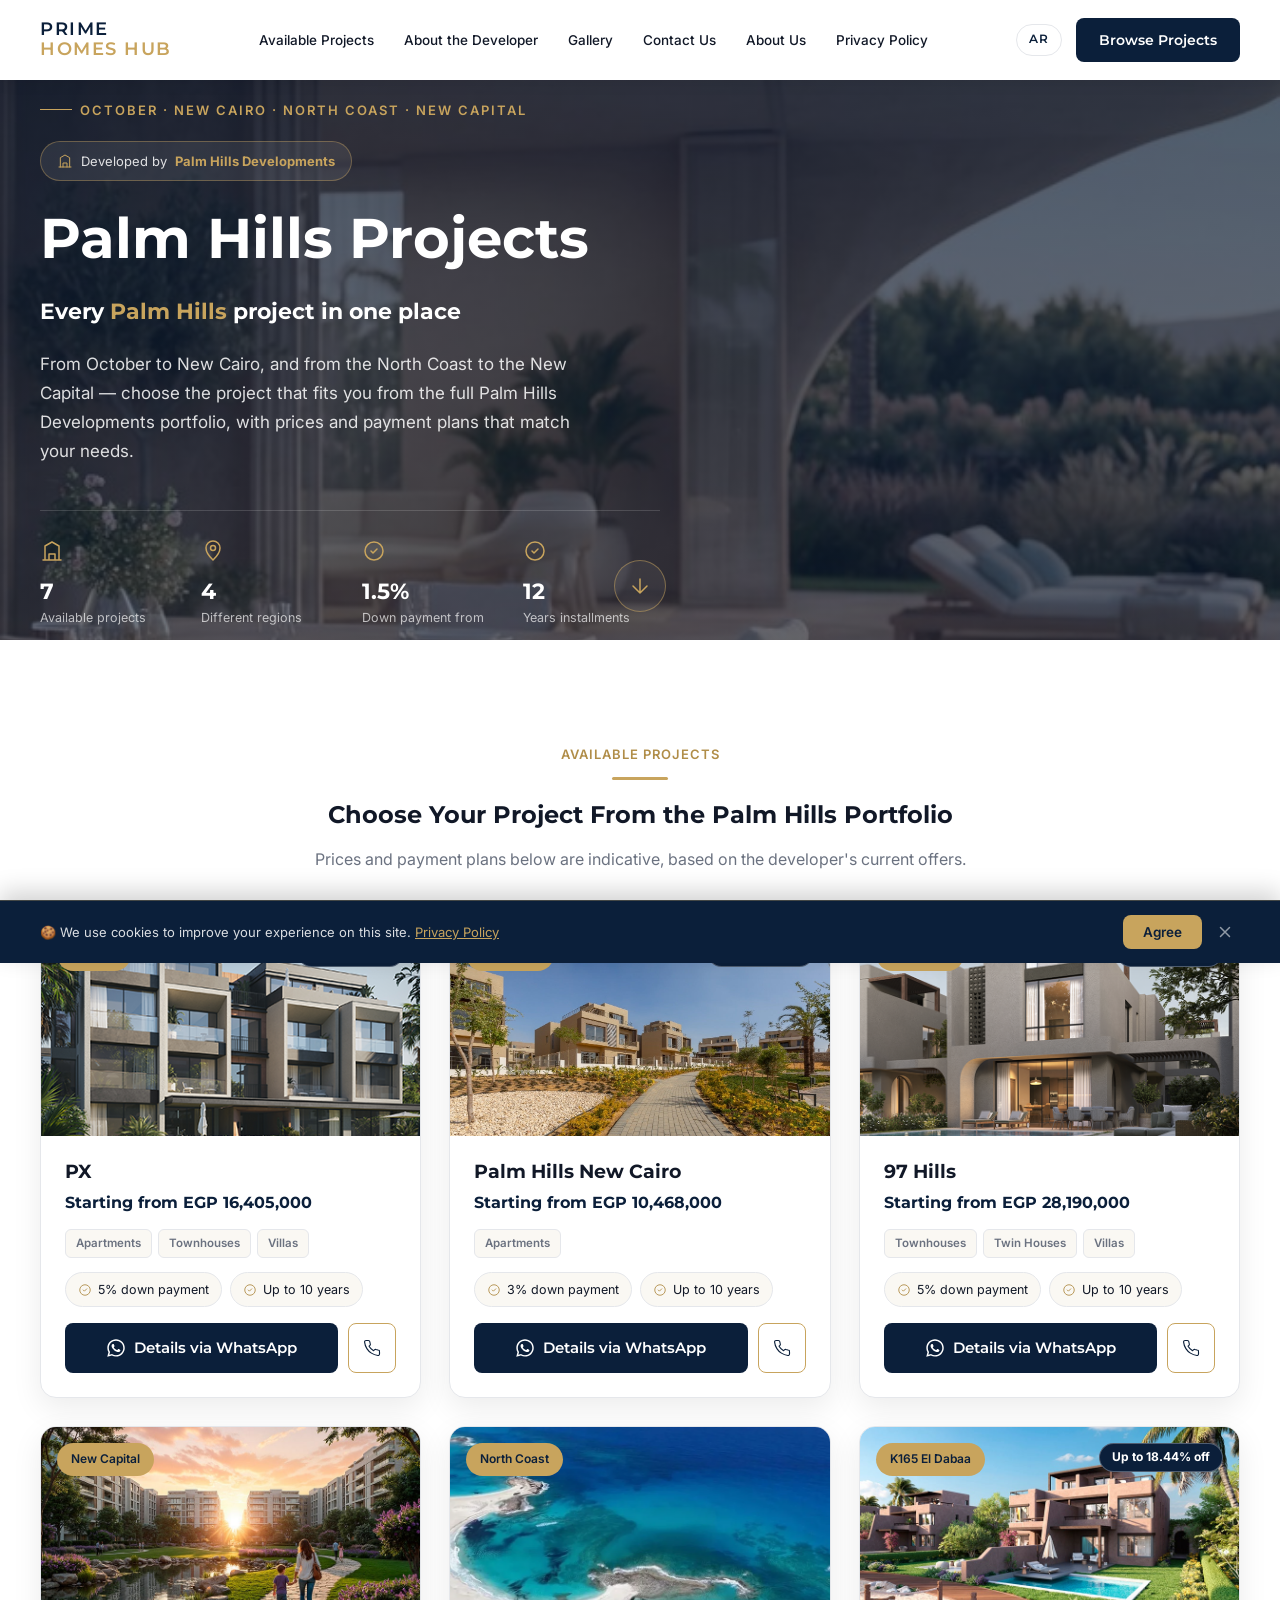
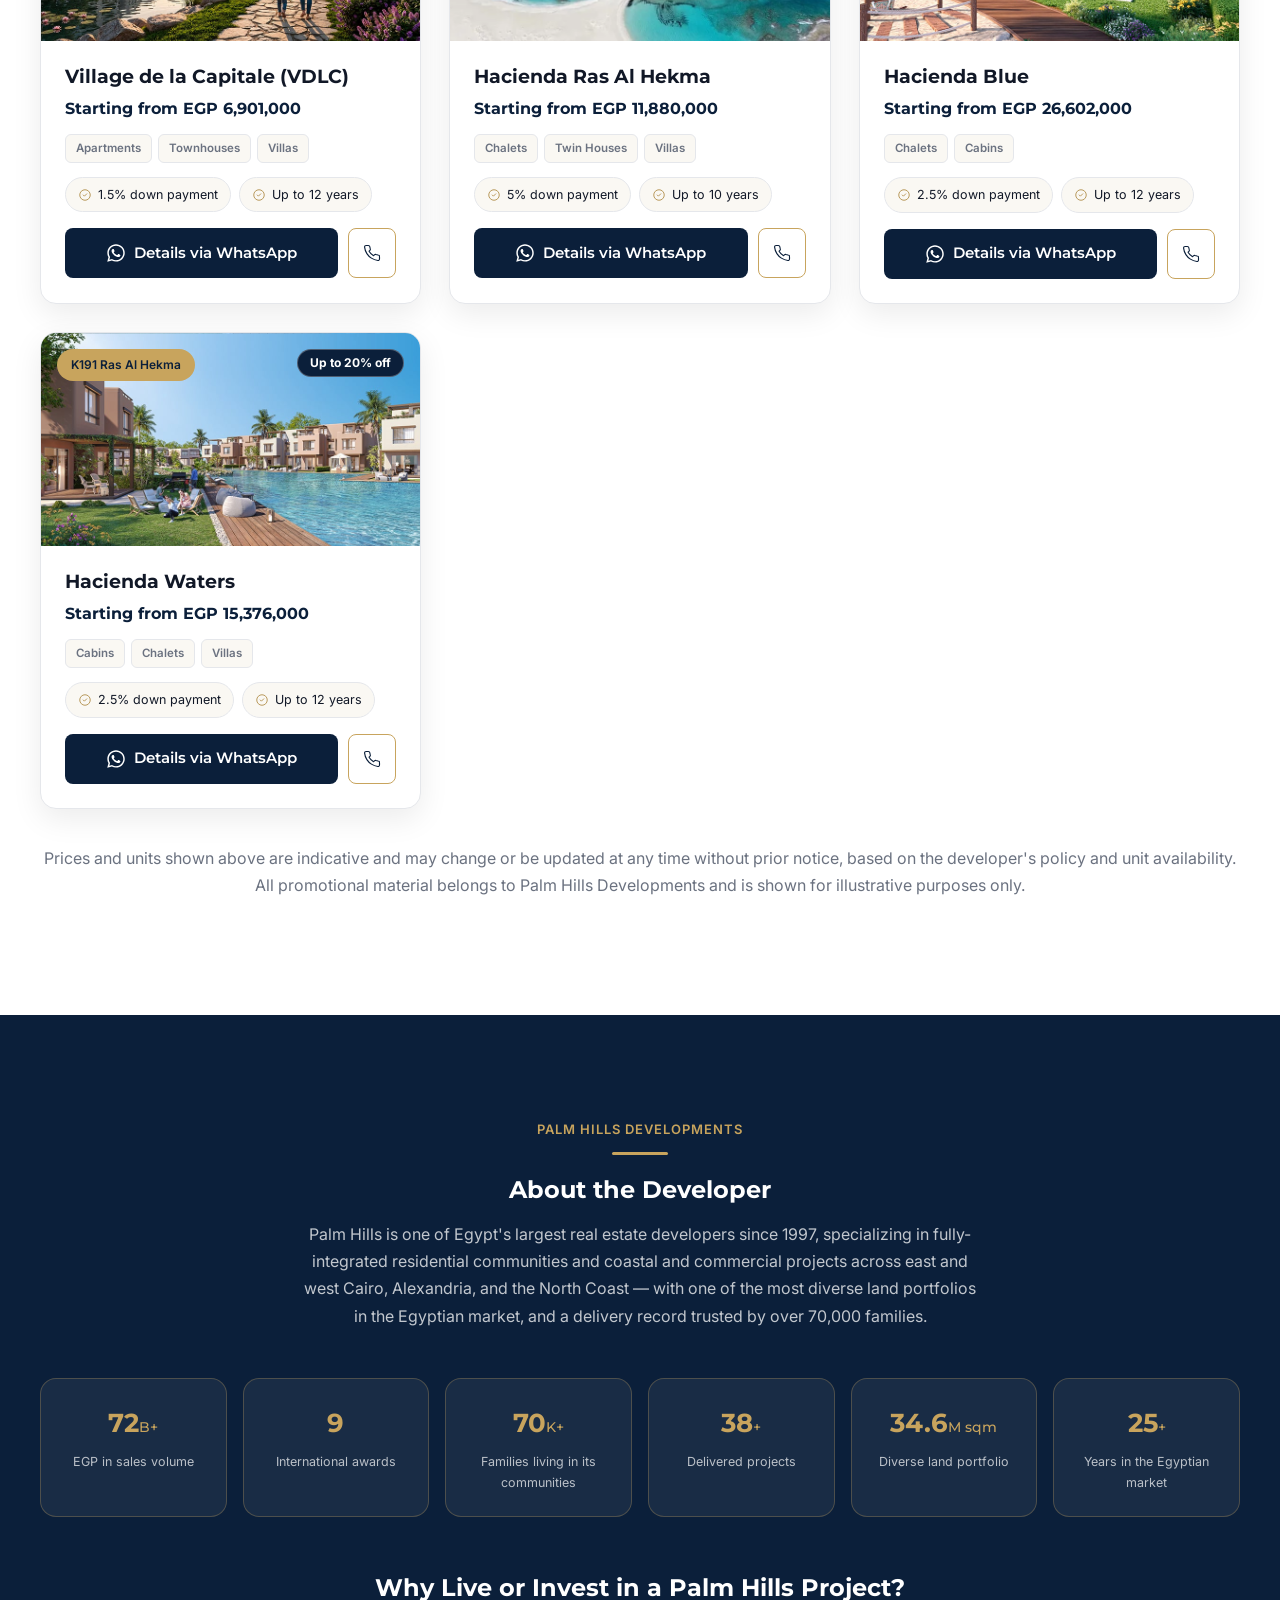
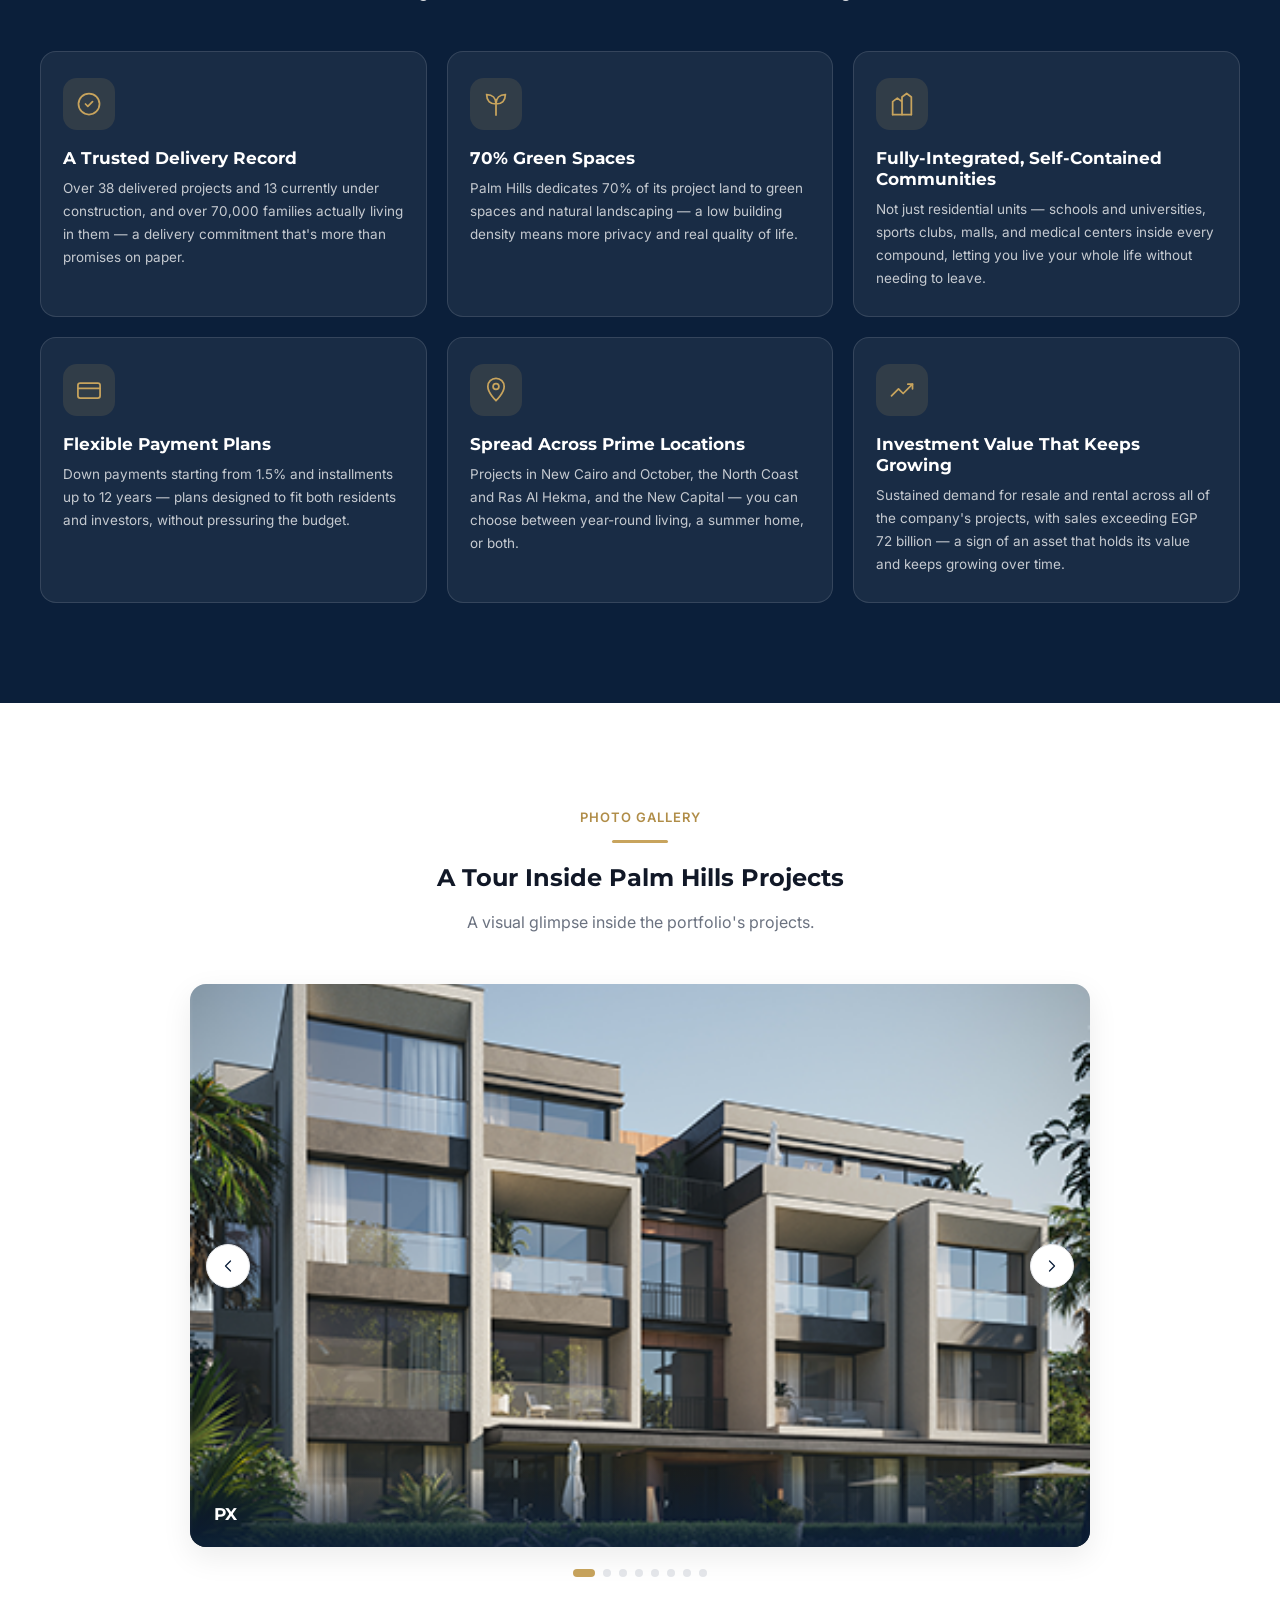
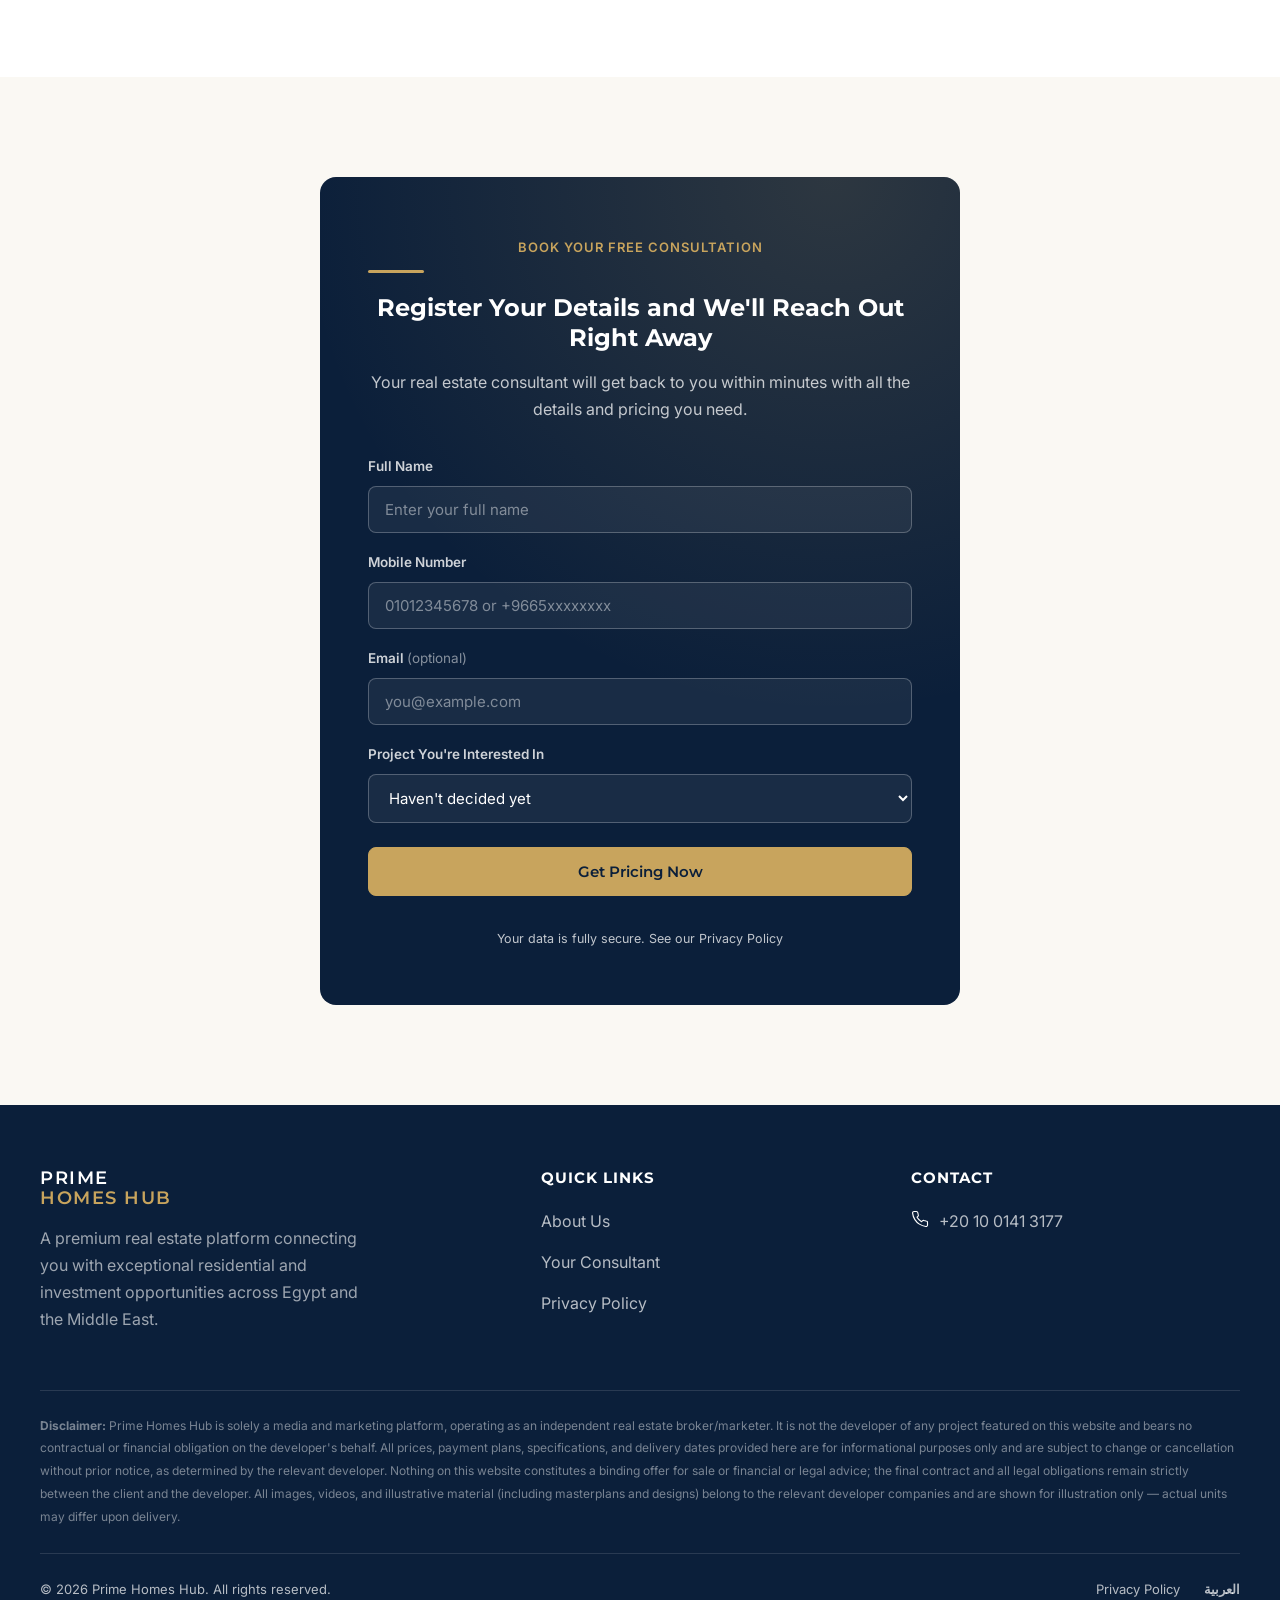
<file: en/palm-hills-projects.html>
<!DOCTYPE html>
<html lang="en" dir="ltr">
<head>
<!-- Google Tag Manager -->
<script>(function(w,d,s,l,i){w[l]=w[l]||[];w[l].push({'gtm.start':
new Date().getTime(),event:'gtm.js'});var f=d.getElementsByTagName(s)[0],
j=d.createElement(s),dl=l!='dataLayer'?'&l='+l:'';j.async=true;j.src=
'https://www.googletagmanager.com/gtm.js?id='+i+dl;f.parentNode.insertBefore(j,f);
})(window,document,'script','dataLayer','GTM-5STWXWQM');</script>
<!-- End Google Tag Manager -->
<meta charset="UTF-8">
<meta name="viewport" content="width=device-width, initial-scale=1.0">
<title>Prime Homes Hub - Palm Hills Developments Projects</title>
<meta name="description" content="Choose your project from the full Palm Hills Developments portfolio: PX in October, Palm Hills New Cairo, 97 Hills, Village de la Capitale in the New Capital, and Hacienda Ras Al Hekma, Blue, and Waters on the North Coast.">
<link rel="icon" href="../images/favicon.svg" type="image/svg+xml">
<link rel="stylesheet" href="../css/style.css?v=20260825">
</head>
<body>
<!-- Google Tag Manager (noscript) -->
<noscript><iframe src="https://www.googletagmanager.com/ns.html?id=GTM-5STWXWQM"
height="0" width="0" style="display:none;visibility:hidden"></iframe></noscript>
<!-- End Google Tag Manager (noscript) -->

<!-- ================= NAVBAR ================= -->
<header class="navbar">
  <div class="container">
    <span class="logo" aria-label="Prime Homes Hub">
      <span class="l1">PRIME</span><span class="l2">HOMES HUB</span>
    </span>

    <nav class="nav-links">
      <a href="#projects">Available Projects</a>
      <a href="#about-developer">About the Developer</a>
      <a href="#gallery">Gallery</a>
      <a href="#register">Contact Us</a>
      <a href="../index.html#about" target="_blank" rel="noopener">About Us</a>
      <a href="../privacy-policy.html" target="_blank" rel="noopener">Privacy Policy</a>
    </nav>

    <div class="nav-right">
      <a href="../palm-hills-projects.html" class="lang-switch">AR</a>
      <a href="#projects" class="btn btn-primary">Browse Projects</a>
      <input type="checkbox" id="nav-toggle" class="nav-toggle">
      <label for="nav-toggle" class="nav-toggle-label" aria-label="Open menu">
        <span></span><span></span><span></span>
      </label>
    </div>

    <div class="mobile-menu">
      <a href="#projects">Available Projects</a>
      <a href="#about-developer">About the Developer</a>
      <a href="#gallery">Gallery</a>
      <a href="#register">Contact Us</a>
      <a href="../index.html#about" target="_blank" rel="noopener">About Us</a>
      <a href="../privacy-policy.html" target="_blank" rel="noopener">Privacy Policy</a>
      <a href="../palm-hills-projects.html">العربية</a>
      <a href="#projects" class="btn btn-primary btn-block">Browse Projects</a>
    </div>
  </div>
</header>
<div class="nav-backdrop"></div>

<!-- ================= HERO ================= -->
<!-- No WhatsApp CTA here -- the hero's job is to point to the projects section, not push one project -->
<section class="hero hero-photo" style="background-image:linear-gradient(rgba(11,31,58,0.72), rgba(11,31,58,0.6)), url('../images/palm-hills-projects-cover.jpg');">
  <div class="container">
    <div class="hero-content">
      <span class="hero-eyebrow">October · New Cairo · North Coast · New Capital</span>
      <div class="developer-badge">
        <svg class="icon icon-gold" viewBox="0 0 24 24"><path d="M3 21h18M5 21V7l7-4 7 4v14M9 21v-6h6v6" stroke-linecap="round" stroke-linejoin="round"/></svg>
        Developed by <strong>Palm Hills Developments</strong>
      </div>
      <h1>Palm Hills Projects</h1>
      <div class="hero-tagline">Every <span class="accent">Palm Hills</span> project in one place</div>
      <p class="lead">
        From October to New Cairo, and from the North Coast to the New Capital — choose the project that fits
        you from the full Palm Hills Developments portfolio, with prices and payment plans that match your needs.
      </p>

      <div class="hero-highlights">
        <div class="highlight-item">
          <svg class="icon" viewBox="0 0 24 24"><path d="M3 21h18M5 21V7l7-4 7 4v14M9 21v-6h6v6" stroke-linecap="round" stroke-linejoin="round"/></svg>
          <div class="h-num">7</div>
          <div class="h-label">Available projects</div>
        </div>
        <div class="highlight-item">
          <svg class="icon" viewBox="0 0 24 24"><path d="M12 21s7-6.5 7-12a7 7 0 10-14 0c0 5.5 7 12 7 12z"/><circle cx="12" cy="9" r="2.5"/></svg>
          <div class="h-num">4</div>
          <div class="h-label">Different regions</div>
        </div>
        <div class="highlight-item">
          <svg class="icon" viewBox="0 0 24 24"><path d="M9 12l2 2 4-4" stroke-linecap="round" stroke-linejoin="round"/><circle cx="12" cy="12" r="9"/></svg>
          <div class="h-num">1.5%</div>
          <div class="h-label">Down payment from</div>
        </div>
        <div class="highlight-item">
          <svg class="icon" viewBox="0 0 24 24"><path d="M9 12l2 2 4-4" stroke-linecap="round" stroke-linejoin="round"/><circle cx="12" cy="12" r="9"/></svg>
          <div class="h-num">12</div>
          <div class="h-label">Years installments</div>
        </div>
      </div>
    </div>
  </div>

  <a href="#projects" class="hero-scroll-cta" aria-label="Scroll down to see the available projects">
    <svg class="icon" viewBox="0 0 24 24"><path d="M12 5v14M5 12l7 7 7-7" stroke-linecap="round" stroke-linejoin="round"/></svg>
  </a>
</section>

<!-- ================= AVAILABLE PROJECTS ================= -->
<section id="projects" class="section section-white">
  <div class="container">
    <div class="section-head center">
      <span class="section-tag">Available Projects</span>
      <div class="divider-gold"></div>
      <h2>Choose Your Project From the Palm Hills Portfolio</h2>
      <p>Prices and payment plans below are indicative, based on the developer's current offers.</p>
    </div>

    <div class="grid grid-3">

      <div class="property-card">
        <div class="thumb" style="background-image:url('../images/palm-hills-px.png');background-size:cover;background-position:center;"><span class="badge">October</span><span class="discount-label">Up to 40% off</span></div>
        <div class="body">
          <h3>PX</h3>
          <div class="price">Starting from EGP 16,405,000</div>
          <div class="unit-type-row">
            <span class="unit-type">Apartments</span>
            <span class="unit-type">Townhouses</span>
            <span class="unit-type">Villas</span>
          </div>
          <div class="tag-row">
            <span class="tag">
              <svg class="icon" viewBox="0 0 24 24"><path d="M9 12l2 2 4-4" stroke-linecap="round" stroke-linejoin="round"/><circle cx="12" cy="12" r="9"/></svg>
              5% down payment
            </span>
            <span class="tag">
              <svg class="icon" viewBox="0 0 24 24"><path d="M9 12l2 2 4-4" stroke-linecap="round" stroke-linejoin="round"/><circle cx="12" cy="12" r="9"/></svg>
              Up to 10 years
            </span>
          </div>
          <div class="cta-row">
            <a href="https://wa.me/201001413177?text=Hi%2C%20I%20would%20like%20more%20details%20about%20the%20PX%20project" class="btn btn-primary">
            <svg class="icon-wa" viewBox="0 0 448 512"><path d="M380.9 97.1C339 55.1 283.2 32 223.9 32c-122.4 0-222 99.6-222 222 0 39.1 10.2 77.3 29.6 111L0 480l117.7-30.9c32.4 17.7 68.9 27 106.1 27h.1c122.3 0 224.1-99.6 224.1-222 0-59.3-25.2-115-67.1-157zm-157 341.6c-33.2 0-65.7-8.9-94-25.7l-6.7-4-69.8 18.3L72 359.2l-4.4-7c-18.5-29.4-28.2-63.3-28.2-98.2 0-101.7 82.8-184.5 184.6-184.5 49.3 0 95.6 19.2 130.4 54.1 34.8 34.9 56.2 81.2 56.1 130.5 0 101.8-84.9 184.6-186.6 184.6zm101.2-138.2c-5.5-2.8-32.8-16.2-37.9-18-5.1-1.9-8.8-2.8-12.5 2.8-3.7 5.6-14.3 18-17.6 21.8-3.2 3.7-6.5 4.2-12 1.4-32.6-16.3-54-29.1-75.5-66-5.7-9.8 5.7-9.1 16.3-30.3 1.8-3.7.9-6.9-.5-9.7-1.4-2.8-12.5-30.1-17.1-41.2-4.5-10.8-9.1-9.3-12.5-9.5-3.2-.2-6.9-.2-10.6-.2-3.7 0-9.7 1.4-14.8 6.9-5.1 5.6-19.4 19-19.4 46.3 0 27.3 19.9 53.7 22.6 57.4 2.8 3.7 39.1 59.7 94.8 83.8 35.2 15.2 49 16.5 66.6 13.9 10.7-1.6 32.8-13.4 37.4-26.4 4.6-13 4.6-24.1 3.2-26.4-1.3-2.5-5-3.9-10.5-6.6z"/></svg>
            Details via WhatsApp
          </a>
            <a href="tel:+201001413177" class="btn btn-secondary btn-call" aria-label="Call now">
              <svg class="icon" viewBox="0 0 24 24"><path d="M22 16.92v3a2 2 0 01-2.18 2 19.8 19.8 0 01-8.63-3.07 19.5 19.5 0 01-6-6A19.8 19.8 0 012.12 4.18 2 2 0 014.11 2h3a2 2 0 012 1.72c.12.9.32 1.78.6 2.63a2 2 0 01-.45 2.11L8.09 9.63a16 16 0 006 6l1.17-1.17a2 2 0 012.11-.45c.85.28 1.73.48 2.63.6A2 2 0 0122 16.92z" stroke-linecap="round" stroke-linejoin="round"/></svg>
            </a>
          </div>
        </div>
      </div>

      <div class="property-card">
        <div class="thumb" style="background-image:url('../images/palm-hills-new-cairo.jpg');background-size:cover;background-position:center;"><span class="badge">New Cairo</span><span class="discount-label">Up to 38% off</span></div>
        <div class="body">
          <h3>Palm Hills New Cairo</h3>
          <div class="price">Starting from EGP 10,468,000</div>
          <div class="unit-type-row">
            <span class="unit-type">Apartments</span>
          </div>
          <div class="tag-row">
            <span class="tag">
              <svg class="icon" viewBox="0 0 24 24"><path d="M9 12l2 2 4-4" stroke-linecap="round" stroke-linejoin="round"/><circle cx="12" cy="12" r="9"/></svg>
              3% down payment
            </span>
            <span class="tag">
              <svg class="icon" viewBox="0 0 24 24"><path d="M9 12l2 2 4-4" stroke-linecap="round" stroke-linejoin="round"/><circle cx="12" cy="12" r="9"/></svg>
              Up to 10 years
            </span>
          </div>
          <div class="cta-row">
            <a href="https://wa.me/201001413177?text=Hi%2C%20I%20would%20like%20more%20details%20about%20the%20Palm%20Hills%20New%20Cairo%20project" class="btn btn-primary">
            <svg class="icon-wa" viewBox="0 0 448 512"><path d="M380.9 97.1C339 55.1 283.2 32 223.9 32c-122.4 0-222 99.6-222 222 0 39.1 10.2 77.3 29.6 111L0 480l117.7-30.9c32.4 17.7 68.9 27 106.1 27h.1c122.3 0 224.1-99.6 224.1-222 0-59.3-25.2-115-67.1-157zm-157 341.6c-33.2 0-65.7-8.9-94-25.7l-6.7-4-69.8 18.3L72 359.2l-4.4-7c-18.5-29.4-28.2-63.3-28.2-98.2 0-101.7 82.8-184.5 184.6-184.5 49.3 0 95.6 19.2 130.4 54.1 34.8 34.9 56.2 81.2 56.1 130.5 0 101.8-84.9 184.6-186.6 184.6zm101.2-138.2c-5.5-2.8-32.8-16.2-37.9-18-5.1-1.9-8.8-2.8-12.5 2.8-3.7 5.6-14.3 18-17.6 21.8-3.2 3.7-6.5 4.2-12 1.4-32.6-16.3-54-29.1-75.5-66-5.7-9.8 5.7-9.1 16.3-30.3 1.8-3.7.9-6.9-.5-9.7-1.4-2.8-12.5-30.1-17.1-41.2-4.5-10.8-9.1-9.3-12.5-9.5-3.2-.2-6.9-.2-10.6-.2-3.7 0-9.7 1.4-14.8 6.9-5.1 5.6-19.4 19-19.4 46.3 0 27.3 19.9 53.7 22.6 57.4 2.8 3.7 39.1 59.7 94.8 83.8 35.2 15.2 49 16.5 66.6 13.9 10.7-1.6 32.8-13.4 37.4-26.4 4.6-13 4.6-24.1 3.2-26.4-1.3-2.5-5-3.9-10.5-6.6z"/></svg>
            Details via WhatsApp
          </a>
            <a href="tel:+201001413177" class="btn btn-secondary btn-call" aria-label="Call now">
              <svg class="icon" viewBox="0 0 24 24"><path d="M22 16.92v3a2 2 0 01-2.18 2 19.8 19.8 0 01-8.63-3.07 19.5 19.5 0 01-6-6A19.8 19.8 0 012.12 4.18 2 2 0 014.11 2h3a2 2 0 012 1.72c.12.9.32 1.78.6 2.63a2 2 0 01-.45 2.11L8.09 9.63a16 16 0 006 6l1.17-1.17a2 2 0 012.11-.45c.85.28 1.73.48 2.63.6A2 2 0 0122 16.92z" stroke-linecap="round" stroke-linejoin="round"/></svg>
            </a>
          </div>
        </div>
      </div>

      <div class="property-card">
        <div class="thumb" style="background-image:url('../images/97-hills.png');background-size:cover;background-position:center;"><span class="badge">New Cairo</span><span class="discount-label">Up to 32% off</span></div>
        <div class="body">
          <h3>97 Hills</h3>
          <div class="price">Starting from EGP 28,190,000</div>
          <div class="unit-type-row">
            <span class="unit-type">Townhouses</span>
            <span class="unit-type">Twin Houses</span>
            <span class="unit-type">Villas</span>
          </div>
          <div class="tag-row">
            <span class="tag">
              <svg class="icon" viewBox="0 0 24 24"><path d="M9 12l2 2 4-4" stroke-linecap="round" stroke-linejoin="round"/><circle cx="12" cy="12" r="9"/></svg>
              5% down payment
            </span>
            <span class="tag">
              <svg class="icon" viewBox="0 0 24 24"><path d="M9 12l2 2 4-4" stroke-linecap="round" stroke-linejoin="round"/><circle cx="12" cy="12" r="9"/></svg>
              Up to 10 years
            </span>
          </div>
          <div class="cta-row">
            <a href="https://wa.me/201001413177?text=Hi%2C%20I%20would%20like%20more%20details%20about%20the%2097%20Hills%20project" class="btn btn-primary">
            <svg class="icon-wa" viewBox="0 0 448 512"><path d="M380.9 97.1C339 55.1 283.2 32 223.9 32c-122.4 0-222 99.6-222 222 0 39.1 10.2 77.3 29.6 111L0 480l117.7-30.9c32.4 17.7 68.9 27 106.1 27h.1c122.3 0 224.1-99.6 224.1-222 0-59.3-25.2-115-67.1-157zm-157 341.6c-33.2 0-65.7-8.9-94-25.7l-6.7-4-69.8 18.3L72 359.2l-4.4-7c-18.5-29.4-28.2-63.3-28.2-98.2 0-101.7 82.8-184.5 184.6-184.5 49.3 0 95.6 19.2 130.4 54.1 34.8 34.9 56.2 81.2 56.1 130.5 0 101.8-84.9 184.6-186.6 184.6zm101.2-138.2c-5.5-2.8-32.8-16.2-37.9-18-5.1-1.9-8.8-2.8-12.5 2.8-3.7 5.6-14.3 18-17.6 21.8-3.2 3.7-6.5 4.2-12 1.4-32.6-16.3-54-29.1-75.5-66-5.7-9.8 5.7-9.1 16.3-30.3 1.8-3.7.9-6.9-.5-9.7-1.4-2.8-12.5-30.1-17.1-41.2-4.5-10.8-9.1-9.3-12.5-9.5-3.2-.2-6.9-.2-10.6-.2-3.7 0-9.7 1.4-14.8 6.9-5.1 5.6-19.4 19-19.4 46.3 0 27.3 19.9 53.7 22.6 57.4 2.8 3.7 39.1 59.7 94.8 83.8 35.2 15.2 49 16.5 66.6 13.9 10.7-1.6 32.8-13.4 37.4-26.4 4.6-13 4.6-24.1 3.2-26.4-1.3-2.5-5-3.9-10.5-6.6z"/></svg>
            Details via WhatsApp
          </a>
            <a href="tel:+201001413177" class="btn btn-secondary btn-call" aria-label="Call now">
              <svg class="icon" viewBox="0 0 24 24"><path d="M22 16.92v3a2 2 0 01-2.18 2 19.8 19.8 0 01-8.63-3.07 19.5 19.5 0 01-6-6A19.8 19.8 0 012.12 4.18 2 2 0 014.11 2h3a2 2 0 012 1.72c.12.9.32 1.78.6 2.63a2 2 0 01-.45 2.11L8.09 9.63a16 16 0 006 6l1.17-1.17a2 2 0 012.11-.45c.85.28 1.73.48 2.63.6A2 2 0 0122 16.92z" stroke-linecap="round" stroke-linejoin="round"/></svg>
            </a>
          </div>
        </div>
      </div>

      <div class="property-card">
        <div class="thumb" style="background-image:url('../images/palm-hills-vdlc.jpg');background-size:cover;background-position:center;"><span class="badge">New Capital</span></div>
        <div class="body">
          <h3>Village de la Capitale (VDLC)</h3>
          <div class="price">Starting from EGP 6,901,000</div>
          <div class="unit-type-row">
            <span class="unit-type">Apartments</span>
            <span class="unit-type">Townhouses</span>
            <span class="unit-type">Villas</span>
          </div>
          <div class="tag-row">
            <span class="tag">
              <svg class="icon" viewBox="0 0 24 24"><path d="M9 12l2 2 4-4" stroke-linecap="round" stroke-linejoin="round"/><circle cx="12" cy="12" r="9"/></svg>
              1.5% down payment
            </span>
            <span class="tag">
              <svg class="icon" viewBox="0 0 24 24"><path d="M9 12l2 2 4-4" stroke-linecap="round" stroke-linejoin="round"/><circle cx="12" cy="12" r="9"/></svg>
              Up to 12 years
            </span>
          </div>
          <div class="cta-row">
            <a href="https://wa.me/201001413177?text=Hi%2C%20I%20would%20like%20more%20details%20about%20the%20Village%20de%20la%20Capitale%20project" class="btn btn-primary">
            <svg class="icon-wa" viewBox="0 0 448 512"><path d="M380.9 97.1C339 55.1 283.2 32 223.9 32c-122.4 0-222 99.6-222 222 0 39.1 10.2 77.3 29.6 111L0 480l117.7-30.9c32.4 17.7 68.9 27 106.1 27h.1c122.3 0 224.1-99.6 224.1-222 0-59.3-25.2-115-67.1-157zm-157 341.6c-33.2 0-65.7-8.9-94-25.7l-6.7-4-69.8 18.3L72 359.2l-4.4-7c-18.5-29.4-28.2-63.3-28.2-98.2 0-101.7 82.8-184.5 184.6-184.5 49.3 0 95.6 19.2 130.4 54.1 34.8 34.9 56.2 81.2 56.1 130.5 0 101.8-84.9 184.6-186.6 184.6zm101.2-138.2c-5.5-2.8-32.8-16.2-37.9-18-5.1-1.9-8.8-2.8-12.5 2.8-3.7 5.6-14.3 18-17.6 21.8-3.2 3.7-6.5 4.2-12 1.4-32.6-16.3-54-29.1-75.5-66-5.7-9.8 5.7-9.1 16.3-30.3 1.8-3.7.9-6.9-.5-9.7-1.4-2.8-12.5-30.1-17.1-41.2-4.5-10.8-9.1-9.3-12.5-9.5-3.2-.2-6.9-.2-10.6-.2-3.7 0-9.7 1.4-14.8 6.9-5.1 5.6-19.4 19-19.4 46.3 0 27.3 19.9 53.7 22.6 57.4 2.8 3.7 39.1 59.7 94.8 83.8 35.2 15.2 49 16.5 66.6 13.9 10.7-1.6 32.8-13.4 37.4-26.4 4.6-13 4.6-24.1 3.2-26.4-1.3-2.5-5-3.9-10.5-6.6z"/></svg>
            Details via WhatsApp
          </a>
            <a href="tel:+201001413177" class="btn btn-secondary btn-call" aria-label="Call now">
              <svg class="icon" viewBox="0 0 24 24"><path d="M22 16.92v3a2 2 0 01-2.18 2 19.8 19.8 0 01-8.63-3.07 19.5 19.5 0 01-6-6A19.8 19.8 0 012.12 4.18 2 2 0 014.11 2h3a2 2 0 012 1.72c.12.9.32 1.78.6 2.63a2 2 0 01-.45 2.11L8.09 9.63a16 16 0 006 6l1.17-1.17a2 2 0 012.11-.45c.85.28 1.73.48 2.63.6A2 2 0 0122 16.92z" stroke-linecap="round" stroke-linejoin="round"/></svg>
            </a>
          </div>
        </div>
      </div>

      <div class="property-card">
        <div class="thumb" style="background-image:url('../images/hacienda-ras-al-hekma-cover.webp');background-size:cover;background-position:center;"><span class="badge">North Coast</span></div>
        <div class="body">
          <h3>Hacienda Ras Al Hekma</h3>
          <div class="price">Starting from EGP 11,880,000</div>
          <div class="unit-type-row">
            <span class="unit-type">Chalets</span>
            <span class="unit-type">Twin Houses</span>
            <span class="unit-type">Villas</span>
          </div>
          <div class="tag-row">
            <span class="tag">
              <svg class="icon" viewBox="0 0 24 24"><path d="M9 12l2 2 4-4" stroke-linecap="round" stroke-linejoin="round"/><circle cx="12" cy="12" r="9"/></svg>
              5% down payment
            </span>
            <span class="tag">
              <svg class="icon" viewBox="0 0 24 24"><path d="M9 12l2 2 4-4" stroke-linecap="round" stroke-linejoin="round"/><circle cx="12" cy="12" r="9"/></svg>
              Up to 10 years
            </span>
          </div>
          <div class="cta-row">
            <a href="https://wa.me/201001413177?text=Hi%2C%20I%20would%20like%20more%20details%20about%20the%20Hacienda%20Ras%20Al%20Hekma%20project" class="btn btn-primary">
            <svg class="icon-wa" viewBox="0 0 448 512"><path d="M380.9 97.1C339 55.1 283.2 32 223.9 32c-122.4 0-222 99.6-222 222 0 39.1 10.2 77.3 29.6 111L0 480l117.7-30.9c32.4 17.7 68.9 27 106.1 27h.1c122.3 0 224.1-99.6 224.1-222 0-59.3-25.2-115-67.1-157zm-157 341.6c-33.2 0-65.7-8.9-94-25.7l-6.7-4-69.8 18.3L72 359.2l-4.4-7c-18.5-29.4-28.2-63.3-28.2-98.2 0-101.7 82.8-184.5 184.6-184.5 49.3 0 95.6 19.2 130.4 54.1 34.8 34.9 56.2 81.2 56.1 130.5 0 101.8-84.9 184.6-186.6 184.6zm101.2-138.2c-5.5-2.8-32.8-16.2-37.9-18-5.1-1.9-8.8-2.8-12.5 2.8-3.7 5.6-14.3 18-17.6 21.8-3.2 3.7-6.5 4.2-12 1.4-32.6-16.3-54-29.1-75.5-66-5.7-9.8 5.7-9.1 16.3-30.3 1.8-3.7.9-6.9-.5-9.7-1.4-2.8-12.5-30.1-17.1-41.2-4.5-10.8-9.1-9.3-12.5-9.5-3.2-.2-6.9-.2-10.6-.2-3.7 0-9.7 1.4-14.8 6.9-5.1 5.6-19.4 19-19.4 46.3 0 27.3 19.9 53.7 22.6 57.4 2.8 3.7 39.1 59.7 94.8 83.8 35.2 15.2 49 16.5 66.6 13.9 10.7-1.6 32.8-13.4 37.4-26.4 4.6-13 4.6-24.1 3.2-26.4-1.3-2.5-5-3.9-10.5-6.6z"/></svg>
            Details via WhatsApp
          </a>
            <a href="tel:+201001413177" class="btn btn-secondary btn-call" aria-label="Call now">
              <svg class="icon" viewBox="0 0 24 24"><path d="M22 16.92v3a2 2 0 01-2.18 2 19.8 19.8 0 01-8.63-3.07 19.5 19.5 0 01-6-6A19.8 19.8 0 012.12 4.18 2 2 0 014.11 2h3a2 2 0 012 1.72c.12.9.32 1.78.6 2.63a2 2 0 01-.45 2.11L8.09 9.63a16 16 0 006 6l1.17-1.17a2 2 0 012.11-.45c.85.28 1.73.48 2.63.6A2 2 0 0122 16.92z" stroke-linecap="round" stroke-linejoin="round"/></svg>
            </a>
          </div>
        </div>
      </div>

      <div class="property-card">
        <div class="thumb" style="background-image:url('../images/hacienda-blue.jpg');background-size:cover;background-position:center;"><span class="badge">K165 El Dabaa</span><span class="discount-label">Up to 18.44% off</span></div>
        <div class="body">
          <h3>Hacienda Blue</h3>
          <div class="price">Starting from EGP 26,602,000</div>
          <div class="unit-type-row">
            <span class="unit-type">Chalets</span>
            <span class="unit-type">Cabins</span>
          </div>
          <div class="tag-row">
            <span class="tag">
              <svg class="icon" viewBox="0 0 24 24"><path d="M9 12l2 2 4-4" stroke-linecap="round" stroke-linejoin="round"/><circle cx="12" cy="12" r="9"/></svg>
              2.5% down payment
            </span>
            <span class="tag">
              <svg class="icon" viewBox="0 0 24 24"><path d="M9 12l2 2 4-4" stroke-linecap="round" stroke-linejoin="round"/><circle cx="12" cy="12" r="9"/></svg>
              Up to 12 years
            </span>
          </div>
          <div class="cta-row">
            <a href="https://wa.me/201001413177?text=Hi%2C%20I%20would%20like%20more%20details%20about%20the%20Hacienda%20Blue%20project" class="btn btn-primary">
            <svg class="icon-wa" viewBox="0 0 448 512"><path d="M380.9 97.1C339 55.1 283.2 32 223.9 32c-122.4 0-222 99.6-222 222 0 39.1 10.2 77.3 29.6 111L0 480l117.7-30.9c32.4 17.7 68.9 27 106.1 27h.1c122.3 0 224.1-99.6 224.1-222 0-59.3-25.2-115-67.1-157zm-157 341.6c-33.2 0-65.7-8.9-94-25.7l-6.7-4-69.8 18.3L72 359.2l-4.4-7c-18.5-29.4-28.2-63.3-28.2-98.2 0-101.7 82.8-184.5 184.6-184.5 49.3 0 95.6 19.2 130.4 54.1 34.8 34.9 56.2 81.2 56.1 130.5 0 101.8-84.9 184.6-186.6 184.6zm101.2-138.2c-5.5-2.8-32.8-16.2-37.9-18-5.1-1.9-8.8-2.8-12.5 2.8-3.7 5.6-14.3 18-17.6 21.8-3.2 3.7-6.5 4.2-12 1.4-32.6-16.3-54-29.1-75.5-66-5.7-9.8 5.7-9.1 16.3-30.3 1.8-3.7.9-6.9-.5-9.7-1.4-2.8-12.5-30.1-17.1-41.2-4.5-10.8-9.1-9.3-12.5-9.5-3.2-.2-6.9-.2-10.6-.2-3.7 0-9.7 1.4-14.8 6.9-5.1 5.6-19.4 19-19.4 46.3 0 27.3 19.9 53.7 22.6 57.4 2.8 3.7 39.1 59.7 94.8 83.8 35.2 15.2 49 16.5 66.6 13.9 10.7-1.6 32.8-13.4 37.4-26.4 4.6-13 4.6-24.1 3.2-26.4-1.3-2.5-5-3.9-10.5-6.6z"/></svg>
            Details via WhatsApp
          </a>
            <a href="tel:+201001413177" class="btn btn-secondary btn-call" aria-label="Call now">
              <svg class="icon" viewBox="0 0 24 24"><path d="M22 16.92v3a2 2 0 01-2.18 2 19.8 19.8 0 01-8.63-3.07 19.5 19.5 0 01-6-6A19.8 19.8 0 012.12 4.18 2 2 0 014.11 2h3a2 2 0 012 1.72c.12.9.32 1.78.6 2.63a2 2 0 01-.45 2.11L8.09 9.63a16 16 0 006 6l1.17-1.17a2 2 0 012.11-.45c.85.28 1.73.48 2.63.6A2 2 0 0122 16.92z" stroke-linecap="round" stroke-linejoin="round"/></svg>
            </a>
          </div>
        </div>
      </div>

      <div class="property-card">
        <div class="thumb" style="background-image:url('../images/hacienda-water.jpg');background-size:cover;background-position:center;"><span class="badge">K191 Ras Al Hekma</span><span class="discount-label">Up to 20% off</span></div>
        <div class="body">
          <h3>Hacienda Waters</h3>
          <div class="price">Starting from EGP 15,376,000</div>
          <div class="unit-type-row">
            <span class="unit-type">Cabins</span>
            <span class="unit-type">Chalets</span>
            <span class="unit-type">Villas</span>
          </div>
          <div class="tag-row">
            <span class="tag">
              <svg class="icon" viewBox="0 0 24 24"><path d="M9 12l2 2 4-4" stroke-linecap="round" stroke-linejoin="round"/><circle cx="12" cy="12" r="9"/></svg>
              2.5% down payment
            </span>
            <span class="tag">
              <svg class="icon" viewBox="0 0 24 24"><path d="M9 12l2 2 4-4" stroke-linecap="round" stroke-linejoin="round"/><circle cx="12" cy="12" r="9"/></svg>
              Up to 12 years
            </span>
          </div>
          <div class="cta-row">
            <a href="https://wa.me/201001413177?text=Hi%2C%20I%20would%20like%20more%20details%20about%20the%20Hacienda%20Waters%20project" class="btn btn-primary">
            <svg class="icon-wa" viewBox="0 0 448 512"><path d="M380.9 97.1C339 55.1 283.2 32 223.9 32c-122.4 0-222 99.6-222 222 0 39.1 10.2 77.3 29.6 111L0 480l117.7-30.9c32.4 17.7 68.9 27 106.1 27h.1c122.3 0 224.1-99.6 224.1-222 0-59.3-25.2-115-67.1-157zm-157 341.6c-33.2 0-65.7-8.9-94-25.7l-6.7-4-69.8 18.3L72 359.2l-4.4-7c-18.5-29.4-28.2-63.3-28.2-98.2 0-101.7 82.8-184.5 184.6-184.5 49.3 0 95.6 19.2 130.4 54.1 34.8 34.9 56.2 81.2 56.1 130.5 0 101.8-84.9 184.6-186.6 184.6zm101.2-138.2c-5.5-2.8-32.8-16.2-37.9-18-5.1-1.9-8.8-2.8-12.5 2.8-3.7 5.6-14.3 18-17.6 21.8-3.2 3.7-6.5 4.2-12 1.4-32.6-16.3-54-29.1-75.5-66-5.7-9.8 5.7-9.1 16.3-30.3 1.8-3.7.9-6.9-.5-9.7-1.4-2.8-12.5-30.1-17.1-41.2-4.5-10.8-9.1-9.3-12.5-9.5-3.2-.2-6.9-.2-10.6-.2-3.7 0-9.7 1.4-14.8 6.9-5.1 5.6-19.4 19-19.4 46.3 0 27.3 19.9 53.7 22.6 57.4 2.8 3.7 39.1 59.7 94.8 83.8 35.2 15.2 49 16.5 66.6 13.9 10.7-1.6 32.8-13.4 37.4-26.4 4.6-13 4.6-24.1 3.2-26.4-1.3-2.5-5-3.9-10.5-6.6z"/></svg>
            Details via WhatsApp
          </a>
            <a href="tel:+201001413177" class="btn btn-secondary btn-call" aria-label="Call now">
              <svg class="icon" viewBox="0 0 24 24"><path d="M22 16.92v3a2 2 0 01-2.18 2 19.8 19.8 0 01-8.63-3.07 19.5 19.5 0 01-6-6A19.8 19.8 0 012.12 4.18 2 2 0 014.11 2h3a2 2 0 012 1.72c.12.9.32 1.78.6 2.63a2 2 0 01-.45 2.11L8.09 9.63a16 16 0 006 6l1.17-1.17a2 2 0 012.11-.45c.85.28 1.73.48 2.63.6A2 2 0 0122 16.92z" stroke-linecap="round" stroke-linejoin="round"/></svg>
            </a>
          </div>
        </div>
      </div>

    </div>

    <p class="amenities-note">
      Prices and units shown above are indicative and may change or be updated at any time without prior
      notice, based on the developer's policy and unit availability. All promotional material belongs to
      Palm Hills Developments and is shown for illustrative purposes only.
    </p>
  </div>
</section>

<!-- ================= ABOUT THE DEVELOPER ================= -->
<section id="about-developer" class="section section-navy">
  <div class="container">
    <div class="section-head center">
      <span class="section-tag">Palm Hills Developments</span>
      <div class="divider-gold"></div>
      <h2>About the Developer</h2>
      <p>
        Palm Hills is one of Egypt's largest real estate developers since 1997, specializing in fully-integrated
        residential communities and coastal and commercial projects across east and west Cairo, Alexandria, and
        the North Coast — with one of the most diverse land portfolios in the Egyptian market, and a delivery
        record trusted by over 70,000 families.
      </p>
    </div>

    <div class="stat-tile-row">
      <div class="stat-tile">
        <div class="stat-num">72<small>B+</small></div>
        <div class="stat-label">EGP in sales volume</div>
      </div>
      <div class="stat-tile">
        <div class="stat-num">9</div>
        <div class="stat-label">International awards</div>
      </div>
      <div class="stat-tile">
        <div class="stat-num">70<small>K+</small></div>
        <div class="stat-label">Families living in its communities</div>
      </div>
      <div class="stat-tile">
        <div class="stat-num">38<small>+</small></div>
        <div class="stat-label">Delivered projects</div>
      </div>
      <div class="stat-tile">
        <div class="stat-num">34.6<small>M sqm</small></div>
        <div class="stat-label">Diverse land portfolio</div>
      </div>
      <div class="stat-tile">
        <div class="stat-num">25<small>+</small></div>
        <div class="stat-label">Years in the Egyptian market</div>
      </div>
    </div>

    <div class="section-head center" style="margin-top:56px;">
      <h2 style="margin-bottom:0;">Why Live or Invest in a Palm Hills Project?</h2>
    </div>

    <div class="dark-feature-grid">
      <div class="dark-feature-card">
        <div class="icon-wrap">
          <svg class="icon icon-gold" viewBox="0 0 24 24"><path d="M9 12l2 2 4-4" stroke-linecap="round" stroke-linejoin="round"/><circle cx="12" cy="12" r="9"/></svg>
        </div>
        <h3>A Trusted Delivery Record</h3>
        <p>Over 38 delivered projects and 13 currently under construction, and over 70,000 families actually living in them — a delivery commitment that's more than promises on paper.</p>
      </div>

      <div class="dark-feature-card">
        <div class="icon-wrap">
          <svg class="icon icon-gold" viewBox="0 0 24 24"><path d="M12 22V12M12 12C7 12 4 9 4 4c5 0 8 3 8 8zM12 12c0-5 3-8 8-8 0 5-3 8-8 8z"/></svg>
        </div>
        <h3>70% Green Spaces</h3>
        <p>Palm Hills dedicates 70% of its project land to green spaces and natural landscaping — a low building density means more privacy and real quality of life.</p>
      </div>

      <div class="dark-feature-card">
        <div class="icon-wrap">
          <svg class="icon icon-gold" viewBox="0 0 24 24"><path d="M4 21V10l4-3 4 3v11M12 21V6l4-3 4 3v15" stroke-linecap="round" stroke-linejoin="round"/><path d="M4 21h16" stroke-linecap="round"/></svg>
        </div>
        <h3>Fully-Integrated, Self-Contained Communities</h3>
        <p>Not just residential units — schools and universities, sports clubs, malls, and medical centers inside every compound, letting you live your whole life without needing to leave.</p>
      </div>

      <div class="dark-feature-card">
        <div class="icon-wrap">
          <svg class="icon icon-gold" viewBox="0 0 24 24"><rect x="2.5" y="6" width="19" height="13" rx="2"/><path d="M2.5 10.5h19" stroke-linecap="round"/></svg>
        </div>
        <h3>Flexible Payment Plans</h3>
        <p>Down payments starting from 1.5% and installments up to 12 years — plans designed to fit both residents and investors, without pressuring the budget.</p>
      </div>

      <div class="dark-feature-card">
        <div class="icon-wrap">
          <svg class="icon icon-gold" viewBox="0 0 24 24"><path d="M12 21s7-6.5 7-12a7 7 0 10-14 0c0 5.5 7 12 7 12z"/><circle cx="12" cy="9" r="2.5"/></svg>
        </div>
        <h3>Spread Across Prime Locations</h3>
        <p>Projects in New Cairo and October, the North Coast and Ras Al Hekma, and the New Capital — you can choose between year-round living, a summer home, or both.</p>
      </div>

      <div class="dark-feature-card">
        <div class="icon-wrap">
          <svg class="icon icon-gold" viewBox="0 0 24 24"><path d="M3 17l6-6 4 4 8-8" stroke-linecap="round" stroke-linejoin="round"/><path d="M17 7h4v4" stroke-linecap="round" stroke-linejoin="round"/></svg>
        </div>
        <h3>Investment Value That Keeps Growing</h3>
        <p>Sustained demand for resale and rental across all of the company's projects, with sales exceeding EGP 72 billion — a sign of an asset that holds its value and keeps growing over time.</p>
      </div>
    </div>
  </div>
</section>

<!-- ================= GALLERY ================= -->
<section id="gallery" class="section section-white">
  <div class="container">
    <div class="section-head center">
      <span class="section-tag">Photo Gallery</span>
      <div class="divider-gold"></div>
      <h2>A Tour Inside Palm Hills Projects</h2>
      <p>A visual glimpse inside the portfolio's projects.</p>
    </div>

    <div class="gallery-carousel">
      <button type="button" class="gallery-arrow gallery-prev" aria-label="Previous photo">
        <svg class="icon" viewBox="0 0 24 24"><path d="M15 18l-6-6 6-6" stroke-linecap="round" stroke-linejoin="round"/></svg>
      </button>
      <div class="gallery-viewport">
        <div class="gallery-track">
          <div class="gallery-slide">
            <img src="../images/palm-hills-px.png" alt="PX - October">
            <div class="gallery-caption">PX</div>
          </div>
          <div class="gallery-slide">
            <img src="../images/palm-hills-new-cairo.jpg" alt="Palm Hills New Cairo - New Cairo">
            <div class="gallery-caption">Palm Hills New Cairo</div>
          </div>
          <div class="gallery-slide">
            <img src="../images/palm-hills-vdlc.jpg" alt="Village de la Capitale - New Capital">
            <div class="gallery-caption">Village de la Capitale (VDLC)</div>
          </div>
          <div class="gallery-slide">
            <img src="../images/hacienda-ras-al-hekma-cover.webp" alt="Hacienda Ras Al Hekma - North Coast">
            <div class="gallery-caption">Hacienda Ras Al Hekma</div>
          </div>
          <div class="gallery-slide">
            <img src="../images/hacienda-blue.jpg" alt="Hacienda Blue - North Coast">
            <div class="gallery-caption">Hacienda Blue</div>
          </div>
          <div class="gallery-slide">
            <img src="../images/97-hills.png" alt="97 Hills - New Cairo">
            <div class="gallery-caption">97 Hills</div>
          </div>
          <div class="gallery-slide">
            <img src="../images/97-hills-2.png" alt="97 Hills - New Cairo">
            <div class="gallery-caption">97 Hills</div>
          </div>
          <div class="gallery-slide">
            <img src="../images/hacienda-water.jpg" alt="Hacienda Waters - Ras Al Hekma">
            <div class="gallery-caption">Hacienda Waters</div>
          </div>
        </div>
      </div>
      <button type="button" class="gallery-arrow gallery-next" aria-label="Next photo">
        <svg class="icon" viewBox="0 0 24 24"><path d="M9 18l6-6-6-6" stroke-linecap="round" stroke-linejoin="round"/></svg>
      </button>
    </div>
    <div class="gallery-dots"></div>
  </div>
</section>

<!-- ================= REGISTER / LEAD FORM ================= -->
<section id="register" class="section section-alt">
  <div class="container">
    <div class="register-panel">
      <span class="section-tag">Book Your Free Consultation</span>
      <div class="divider-gold"></div>
      <h2>Register Your Details and We'll Reach Out Right Away</h2>
      <p>Your real estate consultant will get back to you within minutes with all the details and pricing you need.</p>

      <form id="lead-form" class="lead-form" data-project="Palm Hills Projects" novalidate>
        <div class="form-row">
          <label for="lead-name">Full Name</label>
          <input type="text" id="lead-name" name="name" required placeholder="Enter your full name">
        </div>
        <div class="form-row">
          <label for="lead-phone">Mobile Number</label>
          <input type="tel" id="lead-phone" name="phone" required
            placeholder="01012345678 or +9665xxxxxxxx"
            pattern="^\+?[0-9]{7,15}$" inputmode="tel" dir="ltr">
        </div>
        <div class="form-row">
          <label for="lead-email">Email <span class="form-optional">(optional)</span></label>
          <input type="email" id="lead-email" name="email" placeholder="you@example.com" dir="ltr">
        </div>
        <div class="form-row">
          <label for="lead-unit">Project You're Interested In</label>
          <select id="lead-unit" name="unit">
            <option value="">Haven't decided yet</option>
            <option value="PX">PX</option>
            <option value="Palm Hills New Cairo">Palm Hills New Cairo</option>
            <option value="97 Hills">97 Hills</option>
            <option value="Village de la Capitale (VDLC)">Village de la Capitale (VDLC)</option>
            <option value="Hacienda Ras Al Hekma">Hacienda Ras Al Hekma</option>
            <option value="Hacienda Blue">Hacienda Blue</option>
            <option value="Hacienda Waters">Hacienda Waters</option>
          </select>
        </div>

        <button type="submit" class="btn btn-primary btn-block lead-submit">Get Pricing Now</button>
        <p class="hero-offer-note">Your data is fully secure. See our <a href="../privacy-policy.html" target="_blank" rel="noopener">Privacy Policy</a></p>
      </form>
    </div>
  </div>
</section>

<!-- ================= STICKY MOBILE CTA ================= -->
<div class="mobile-cta-bar">
  <a href="https://wa.me/201001413177?text=Hi%2C%20I%27d%20like%20more%20details%20about%20Palm%20Hills%20projects" class="btn btn-primary">
    <svg class="icon-wa" viewBox="0 0 448 512"><path d="M380.9 97.1C339 55.1 283.2 32 223.9 32c-122.4 0-222 99.6-222 222 0 39.1 10.2 77.3 29.6 111L0 480l117.7-30.9c32.4 17.7 68.9 27 106.1 27h.1c122.3 0 224.1-99.6 224.1-222 0-59.3-25.2-115-67.1-157zm-157 341.6c-33.2 0-65.7-8.9-94-25.7l-6.7-4-69.8 18.3L72 359.2l-4.4-7c-18.5-29.4-28.2-63.3-28.2-98.2 0-101.7 82.8-184.5 184.6-184.5 49.3 0 95.6 19.2 130.4 54.1 34.8 34.9 56.2 81.2 56.1 130.5 0 101.8-84.9 184.6-186.6 184.6zm101.2-138.2c-5.5-2.8-32.8-16.2-37.9-18-5.1-1.9-8.8-2.8-12.5 2.8-3.7 5.6-14.3 18-17.6 21.8-3.2 3.7-6.5 4.2-12 1.4-32.6-16.3-54-29.1-75.5-66-5.7-9.8 5.7-9.1 16.3-30.3 1.8-3.7.9-6.9-.5-9.7-1.4-2.8-12.5-30.1-17.1-41.2-4.5-10.8-9.1-9.3-12.5-9.5-3.2-.2-6.9-.2-10.6-.2-3.7 0-9.7 1.4-14.8 6.9-5.1 5.6-19.4 19-19.4 46.3 0 27.3 19.9 53.7 22.6 57.4 2.8 3.7 39.1 59.7 94.8 83.8 35.2 15.2 49 16.5 66.6 13.9 10.7-1.6 32.8-13.4 37.4-26.4 4.6-13 4.6-24.1 3.2-26.4-1.3-2.5-5-3.9-10.5-6.6z"/></svg>
    Details via WhatsApp
  </a>
</div>

<!-- ================= FOOTER ================= -->
<footer class="site-footer">
  <div class="container">
    <div class="footer-top">
      <div class="footer-brand">
        <a href="../index.html" class="logo" aria-label="Prime Homes Hub">
          <span class="l1">PRIME</span><span class="l2">HOMES HUB</span>
        </a>
        <p>A premium real estate platform connecting you with exceptional residential and investment opportunities across Egypt and the Middle East.</p>
      </div>

      <div class="footer-col">
        <h4>Quick Links</h4>
        <ul>
          <li><a href="../index.html#about">About Us</a></li>
          <li><a href="../index.html#consultant">Your Consultant</a></li>
          <li><a href="../privacy-policy.html">Privacy Policy</a></li>
        </ul>
      </div>

      <div class="footer-col">
        <h4>Contact</h4>
        <div class="contact-item">
          <svg class="icon icon-white" viewBox="0 0 24 24"><path d="M22 16.92v3a2 2 0 01-2.18 2 19.8 19.8 0 01-8.63-3.07 19.5 19.5 0 01-6-6A19.8 19.8 0 012.12 4.18 2 2 0 014.11 2h3a2 2 0 012 1.72c.12.9.32 1.78.6 2.63a2 2 0 01-.45 2.11L8.09 9.63a16 16 0 006 6l1.17-1.17a2 2 0 012.11-.45c.85.28 1.73.48 2.63.6A2 2 0 0122 16.92z" stroke-linecap="round" stroke-linejoin="round"/></svg>
          <span dir="ltr">+20 10 0141 3177</span>
        </div>
      </div>
    </div>

    <div class="footer-disclaimer">
      <strong>Disclaimer:</strong>
      Prime Homes Hub is solely a media and marketing platform, operating as an independent real estate
      broker/marketer. It is not the developer of any project featured on this website and bears no
      contractual or financial obligation on the developer's behalf. All prices, payment plans,
      specifications, and delivery dates provided here are for informational purposes only and are subject
      to change or cancellation without prior notice, as determined by the relevant developer. Nothing on
      this website constitutes a binding offer for sale or financial or legal advice; the final contract and
      all legal obligations remain strictly between the client and the developer. All images, videos, and
      illustrative material (including masterplans and designs) belong to the relevant developer companies
      and are shown for illustration only — actual units may differ upon delivery.
    </div>

    <div class="footer-bottom">
      <span>© 2026 Prime Homes Hub. All rights reserved.</span>
      <div class="footer-legal-links">
        <a href="../privacy-policy.html">Privacy Policy</a>
        <a href="../palm-hills-projects.html" class="footer-lang">العربية</a>
      </div>
    </div>
  </div>
</footer>

<script src="../js/main.js?v=20260825" defer></script>
</body>
</html>
</file>
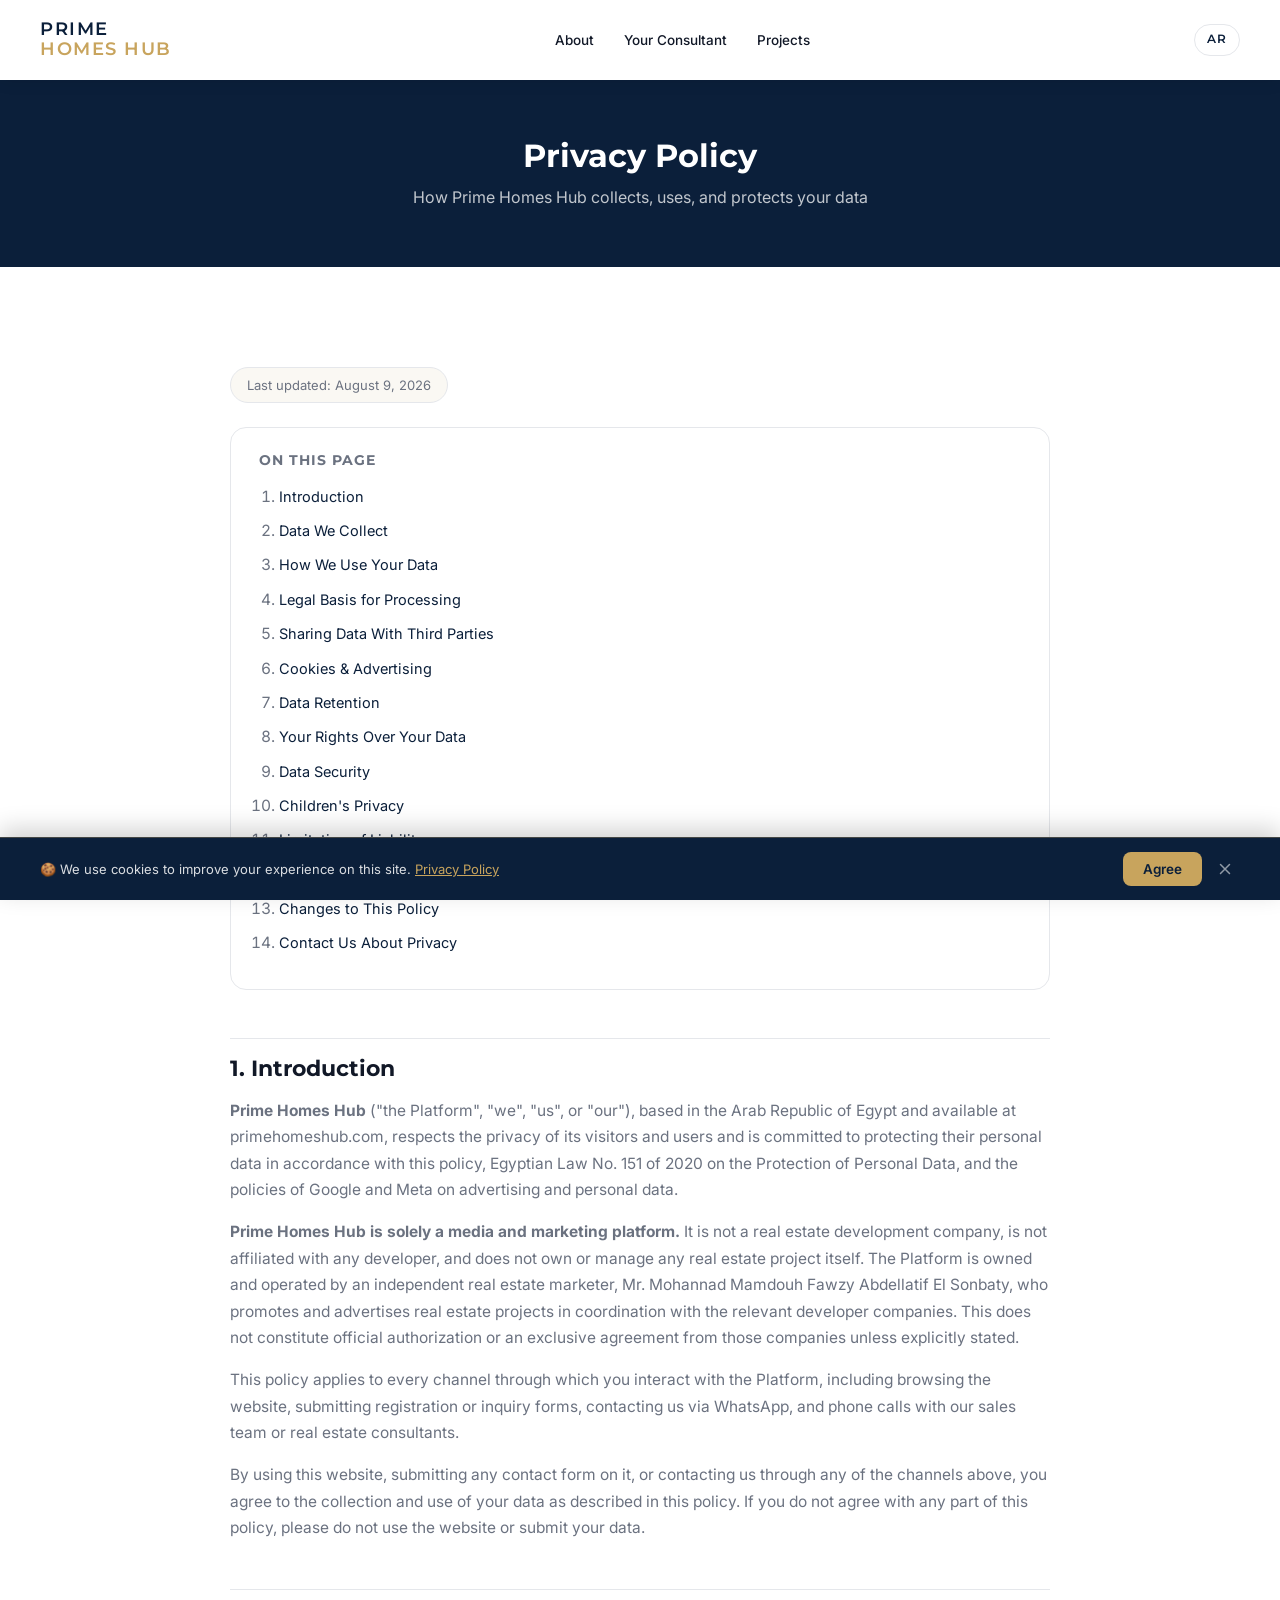
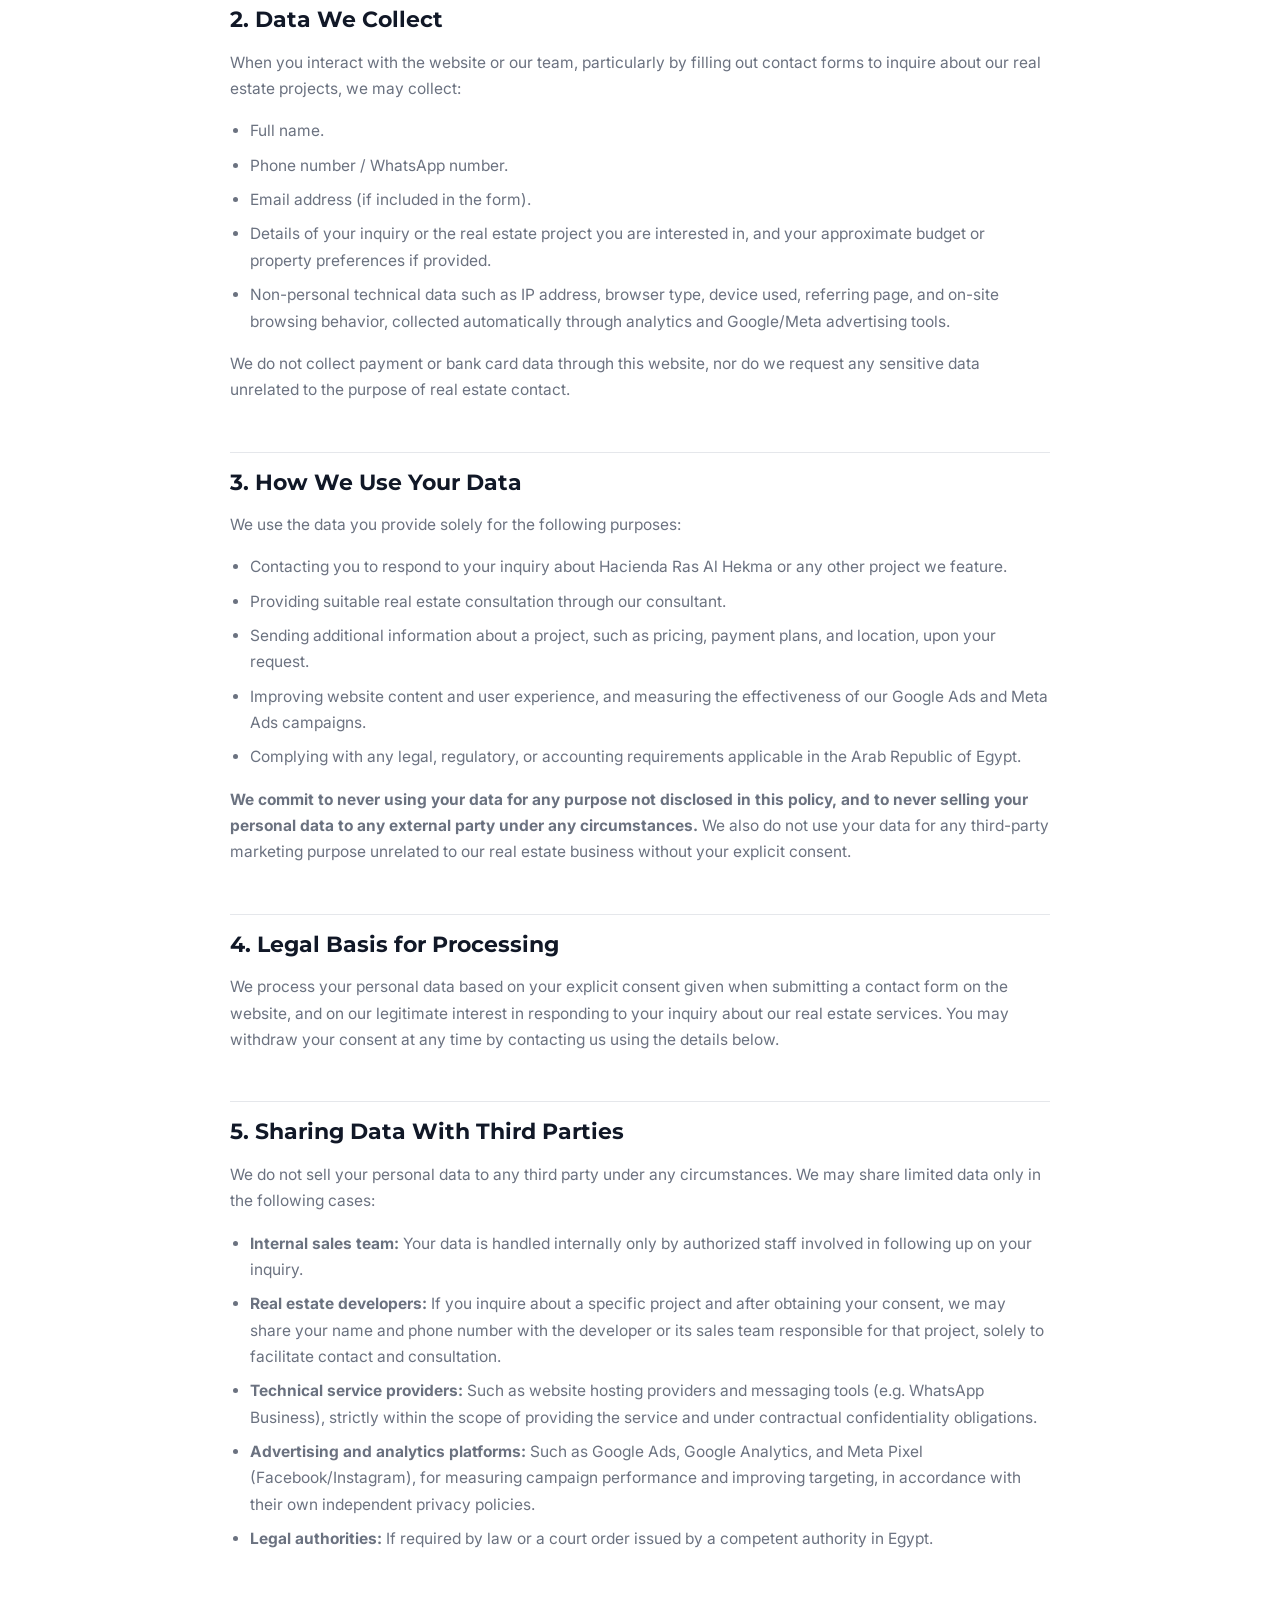
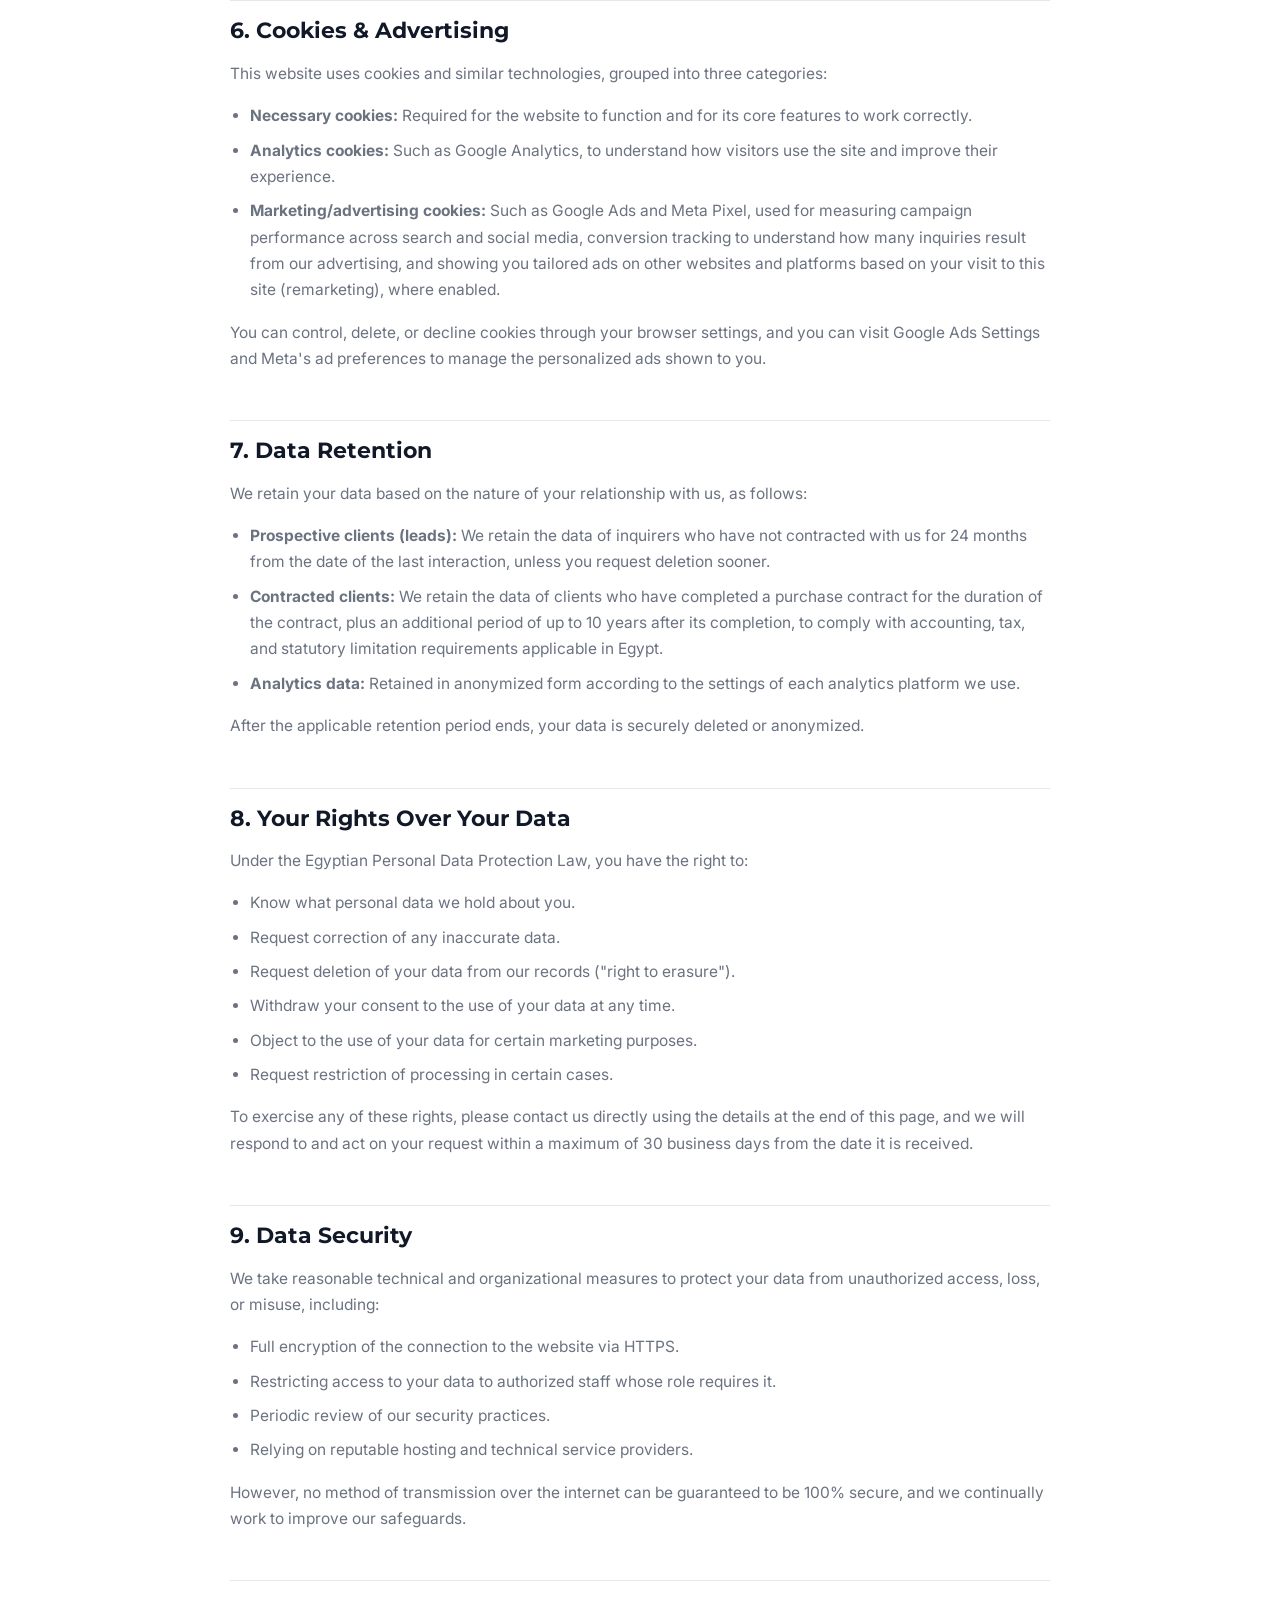
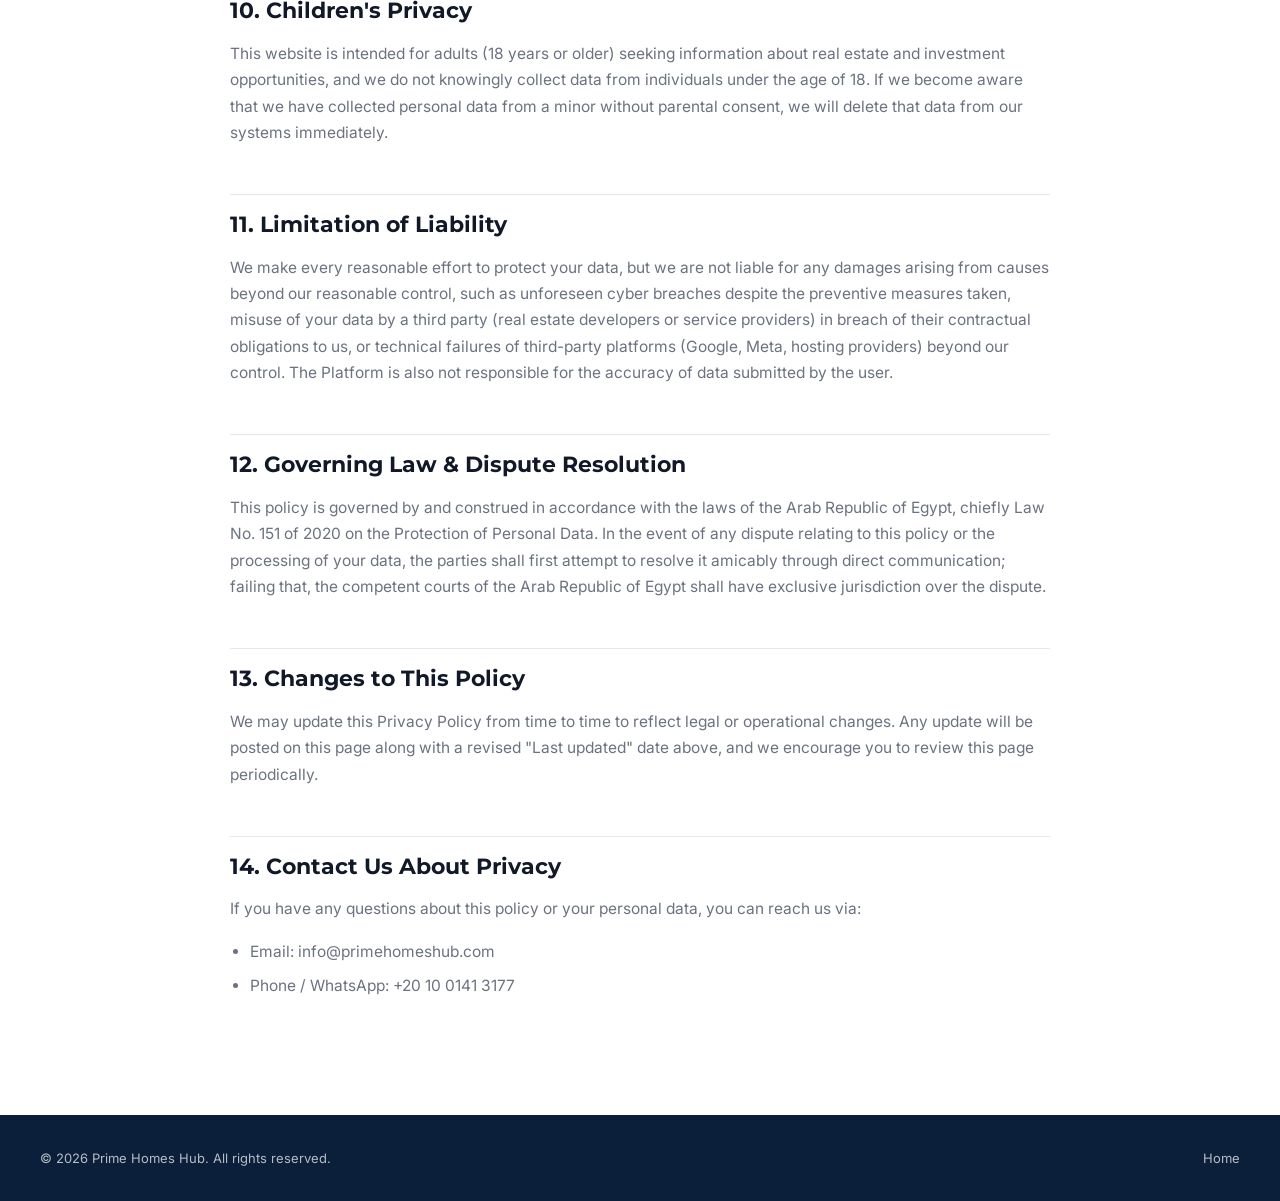
<file: en/privacy-policy.html>
<!DOCTYPE html>
<html lang="en" dir="ltr">
<head>
<!-- Google Tag Manager -->
<script>(function(w,d,s,l,i){w[l]=w[l]||[];w[l].push({'gtm.start':
new Date().getTime(),event:'gtm.js'});var f=d.getElementsByTagName(s)[0],
j=d.createElement(s),dl=l!='dataLayer'?'&l='+l:'';j.async=true;j.src=
'https://www.googletagmanager.com/gtm.js?id='+i+dl;f.parentNode.insertBefore(j,f);
})(window,document,'script','dataLayer','GTM-5STWXWQM');</script>
<!-- End Google Tag Manager -->
<meta charset="UTF-8">
<meta name="viewport" content="width=device-width, initial-scale=1.0">
<title>Privacy Policy | Prime Homes Hub</title>
<meta name="description" content="Prime Homes Hub's Privacy Policy: how we collect, use, and protect your personal data.">
<link rel="icon" href="../images/favicon.svg" type="image/svg+xml">
<link rel="stylesheet" href="../css/style.css?v=20260825">
</head>
<body>
<!-- Google Tag Manager (noscript) -->
<noscript><iframe src="https://www.googletagmanager.com/ns.html?id=GTM-5STWXWQM"
height="0" width="0" style="display:none;visibility:hidden"></iframe></noscript>
<!-- End Google Tag Manager (noscript) -->

<!-- ================= NAVBAR ================= -->
<header class="navbar">
  <div class="container">
    <a href="index.html" class="logo" aria-label="Prime Homes Hub">
      <span class="l1">PRIME</span><span class="l2">HOMES HUB</span>
    </a>
    <nav class="nav-links">
      <a href="index.html#about">About</a>
      <a href="index.html#consultant">Your Consultant</a>
      <a href="index.html#projects">Projects</a>
    </nav>
    <div class="nav-right">
      <a href="../privacy-policy.html" class="lang-switch">AR</a>
      <label for="nav-toggle" class="nav-toggle-label" aria-label="Open menu">
        <span></span><span></span><span></span>
      </label>
    </div>
    <input type="checkbox" id="nav-toggle" class="nav-toggle">
    <div class="mobile-menu">
      <a href="index.html#about">About</a>
      <a href="index.html#consultant">Your Consultant</a>
      <a href="index.html#projects">Projects</a>
      <a href="../privacy-policy.html">العربية</a>
    </div>
  </div>
</header>
<div class="nav-backdrop"></div>

<!-- ================= PAGE HERO ================= -->
<div class="page-hero">
  <div class="container">
    <h1>Privacy Policy</h1>
    <p>How Prime Homes Hub collects, uses, and protects your data</p>
  </div>
</div>

<!-- ================= CONTENT ================= -->
<section class="section section-white">
  <div class="container">
    <div class="legal-content">
      <span class="legal-updated">Last updated: August 9, 2026</span>

      <div class="legal-toc">
        <h4>On This Page</h4>
        <ol>
          <li><a href="#intro">Introduction</a></li>
          <li><a href="#data-collected">Data We Collect</a></li>
          <li><a href="#how-we-use">How We Use Your Data</a></li>
          <li><a href="#legal-basis">Legal Basis for Processing</a></li>
          <li><a href="#sharing">Sharing Data With Third Parties</a></li>
          <li><a href="#cookies">Cookies &amp; Advertising</a></li>
          <li><a href="#retention">Data Retention</a></li>
          <li><a href="#rights">Your Rights Over Your Data</a></li>
          <li><a href="#security">Data Security</a></li>
          <li><a href="#children">Children's Privacy</a></li>
          <li><a href="#liability">Limitation of Liability</a></li>
          <li><a href="#governing-law">Governing Law &amp; Dispute Resolution</a></li>
          <li><a href="#changes">Changes to This Policy</a></li>
          <li><a href="#contact">Contact Us About Privacy</a></li>
        </ol>
      </div>

      <h2 id="intro">1. Introduction</h2>
      <p>
        <strong>Prime Homes Hub</strong> ("the Platform", "we", "us", or "our"), based in the Arab Republic of
        Egypt and available at primehomeshub.com, respects the privacy of its visitors and users and is
        committed to protecting their personal data in accordance with this policy, Egyptian Law No. 151 of
        2020 on the Protection of Personal Data, and the policies of Google and Meta on advertising and
        personal data.
      </p>
      <p>
        <strong>Prime Homes Hub is solely a media and marketing platform.</strong> It is not a real estate
        development company, is not affiliated with any developer, and does not own or manage any real
        estate project itself. The Platform is owned and operated by an independent real estate marketer,
        Mr. Mohannad Mamdouh Fawzy Abdellatif El Sonbaty, who promotes and advertises real estate projects
        in coordination with the relevant developer companies. This does not constitute official
        authorization or an exclusive agreement from those companies unless explicitly stated.
      </p>
      <p>
        This policy applies to every channel through which you interact with the Platform, including browsing
        the website, submitting registration or inquiry forms, contacting us via WhatsApp, and phone calls
        with our sales team or real estate consultants.
      </p>
      <p>
        By using this website, submitting any contact form on it, or contacting us through any of the channels
        above, you agree to the collection and use of your data as described in this policy. If you do not
        agree with any part of this policy, please do not use the website or submit your data.
      </p>

      <h2 id="data-collected">2. Data We Collect</h2>
      <p>When you interact with the website or our team, particularly by filling out contact forms to inquire about our real estate projects, we may collect:</p>
      <ul>
        <li>Full name.</li>
        <li>Phone number / WhatsApp number.</li>
        <li>Email address (if included in the form).</li>
        <li>Details of your inquiry or the real estate project you are interested in, and your approximate budget or property preferences if provided.</li>
        <li>Non-personal technical data such as IP address, browser type, device used, referring page, and on-site browsing behavior, collected automatically through analytics and Google/Meta advertising tools.</li>
      </ul>
      <p>We do not collect payment or bank card data through this website, nor do we request any sensitive data unrelated to the purpose of real estate contact.</p>

      <h2 id="how-we-use">3. How We Use Your Data</h2>
      <p>We use the data you provide solely for the following purposes:</p>
      <ul>
        <li>Contacting you to respond to your inquiry about Hacienda Ras Al Hekma or any other project we feature.</li>
        <li>Providing suitable real estate consultation through our consultant.</li>
        <li>Sending additional information about a project, such as pricing, payment plans, and location, upon your request.</li>
        <li>Improving website content and user experience, and measuring the effectiveness of our Google Ads and Meta Ads campaigns.</li>
        <li>Complying with any legal, regulatory, or accounting requirements applicable in the Arab Republic of Egypt.</li>
      </ul>
      <p>
        <strong>We commit to never using your data for any purpose not disclosed in this policy, and to never
        selling your personal data to any external party under any circumstances.</strong> We also do not use
        your data for any third-party marketing purpose unrelated to our real estate business without your
        explicit consent.
      </p>

      <h2 id="legal-basis">4. Legal Basis for Processing</h2>
      <p>
        We process your personal data based on your explicit consent given when submitting a contact form on
        the website, and on our legitimate interest in responding to your inquiry about our real estate
        services. You may withdraw your consent at any time by contacting us using the details below.
      </p>

      <h2 id="sharing">5. Sharing Data With Third Parties</h2>
      <p>We do not sell your personal data to any third party under any circumstances. We may share limited data only in the following cases:</p>
      <ul>
        <li><strong>Internal sales team:</strong> Your data is handled internally only by authorized staff involved in following up on your inquiry.</li>
        <li><strong>Real estate developers:</strong> If you inquire about a specific project and after obtaining your consent, we may share your name and phone number with the developer or its sales team responsible for that project, solely to facilitate contact and consultation.</li>
        <li><strong>Technical service providers:</strong> Such as website hosting providers and messaging tools (e.g. WhatsApp Business), strictly within the scope of providing the service and under contractual confidentiality obligations.</li>
        <li><strong>Advertising and analytics platforms:</strong> Such as Google Ads, Google Analytics, and Meta Pixel (Facebook/Instagram), for measuring campaign performance and improving targeting, in accordance with their own independent privacy policies.</li>
        <li><strong>Legal authorities:</strong> If required by law or a court order issued by a competent authority in Egypt.</li>
      </ul>

      <h2 id="cookies">6. Cookies &amp; Advertising</h2>
      <p>This website uses cookies and similar technologies, grouped into three categories:</p>
      <ul>
        <li><strong>Necessary cookies:</strong> Required for the website to function and for its core features to work correctly.</li>
        <li><strong>Analytics cookies:</strong> Such as Google Analytics, to understand how visitors use the site and improve their experience.</li>
        <li><strong>Marketing/advertising cookies:</strong> Such as Google Ads and Meta Pixel, used for measuring campaign performance across search and social media, conversion tracking to understand how many inquiries result from our advertising, and showing you tailored ads on other websites and platforms based on your visit to this site (remarketing), where enabled.</li>
      </ul>
      <p>
        You can control, delete, or decline cookies through your browser settings, and you can visit Google
        Ads Settings and Meta's ad preferences to manage the personalized ads shown to you.
      </p>

      <h2 id="retention">7. Data Retention</h2>
      <p>We retain your data based on the nature of your relationship with us, as follows:</p>
      <ul>
        <li><strong>Prospective clients (leads):</strong> We retain the data of inquirers who have not contracted with us for 24 months from the date of the last interaction, unless you request deletion sooner.</li>
        <li><strong>Contracted clients:</strong> We retain the data of clients who have completed a purchase contract for the duration of the contract, plus an additional period of up to 10 years after its completion, to comply with accounting, tax, and statutory limitation requirements applicable in Egypt.</li>
        <li><strong>Analytics data:</strong> Retained in anonymized form according to the settings of each analytics platform we use.</li>
      </ul>
      <p>After the applicable retention period ends, your data is securely deleted or anonymized.</p>

      <h2 id="rights">8. Your Rights Over Your Data</h2>
      <p>Under the Egyptian Personal Data Protection Law, you have the right to:</p>
      <ul>
        <li>Know what personal data we hold about you.</li>
        <li>Request correction of any inaccurate data.</li>
        <li>Request deletion of your data from our records ("right to erasure").</li>
        <li>Withdraw your consent to the use of your data at any time.</li>
        <li>Object to the use of your data for certain marketing purposes.</li>
        <li>Request restriction of processing in certain cases.</li>
      </ul>
      <p>
        To exercise any of these rights, please contact us directly using the details at the end of this
        page, and we will respond to and act on your request within a maximum of 30 business days from
        the date it is received.
      </p>

      <h2 id="security">9. Data Security</h2>
      <p>
        We take reasonable technical and organizational measures to protect your data from unauthorized
        access, loss, or misuse, including:
      </p>
      <ul>
        <li>Full encryption of the connection to the website via HTTPS.</li>
        <li>Restricting access to your data to authorized staff whose role requires it.</li>
        <li>Periodic review of our security practices.</li>
        <li>Relying on reputable hosting and technical service providers.</li>
      </ul>
      <p>
        However, no method of transmission over the internet can be guaranteed to be 100% secure, and we
        continually work to improve our safeguards.
      </p>

      <h2 id="children">10. Children's Privacy</h2>
      <p>
        This website is intended for adults (18 years or older) seeking information about real estate and
        investment opportunities, and we do not knowingly collect data from individuals under the age of 18.
        If we become aware that we have collected personal data from a minor without parental consent, we
        will delete that data from our systems immediately.
      </p>

      <h2 id="liability">11. Limitation of Liability</h2>
      <p>
        We make every reasonable effort to protect your data, but we are not liable for any damages arising
        from causes beyond our reasonable control, such as unforeseen cyber breaches despite the preventive
        measures taken, misuse of your data by a third party (real estate developers or service providers) in
        breach of their contractual obligations to us, or technical failures of third-party platforms
        (Google, Meta, hosting providers) beyond our control. The Platform is also not responsible for the
        accuracy of data submitted by the user.
      </p>

      <h2 id="governing-law">12. Governing Law &amp; Dispute Resolution</h2>
      <p>
        This policy is governed by and construed in accordance with the laws of the Arab Republic of Egypt,
        chiefly Law No. 151 of 2020 on the Protection of Personal Data. In the event of any dispute relating
        to this policy or the processing of your data, the parties shall first attempt to resolve it amicably
        through direct communication; failing that, the competent courts of the Arab Republic of Egypt shall
        have exclusive jurisdiction over the dispute.
      </p>

      <h2 id="changes">13. Changes to This Policy</h2>
      <p>
        We may update this Privacy Policy from time to time to reflect legal or operational changes. Any
        update will be posted on this page along with a revised "Last updated" date above, and we encourage
        you to review this page periodically.
      </p>

      <h2 id="contact">14. Contact Us About Privacy</h2>
      <p>If you have any questions about this policy or your personal data, you can reach us via:</p>
      <!-- TODO: replace the following email with the final one -->
      <ul>
        <li>Email: info@primehomeshub.com</li>
        <li>Phone / WhatsApp: <span dir="ltr">+20 10 0141 3177</span></li>
      </ul>
    </div>
  </div>
</section>

<!-- ================= FOOTER ================= -->
<footer class="site-footer">
  <div class="container">
    <div class="footer-bottom" style="border-top:none;padding-block:32px;">
      <span>© 2026 Prime Homes Hub. All rights reserved.</span>
      <div class="footer-legal-links">
        <a href="index.html">Home</a>
      </div>
    </div>
  </div>
</footer>

<script src="../js/main.js?v=20260825" defer></script>
</body>
</html>
</file>
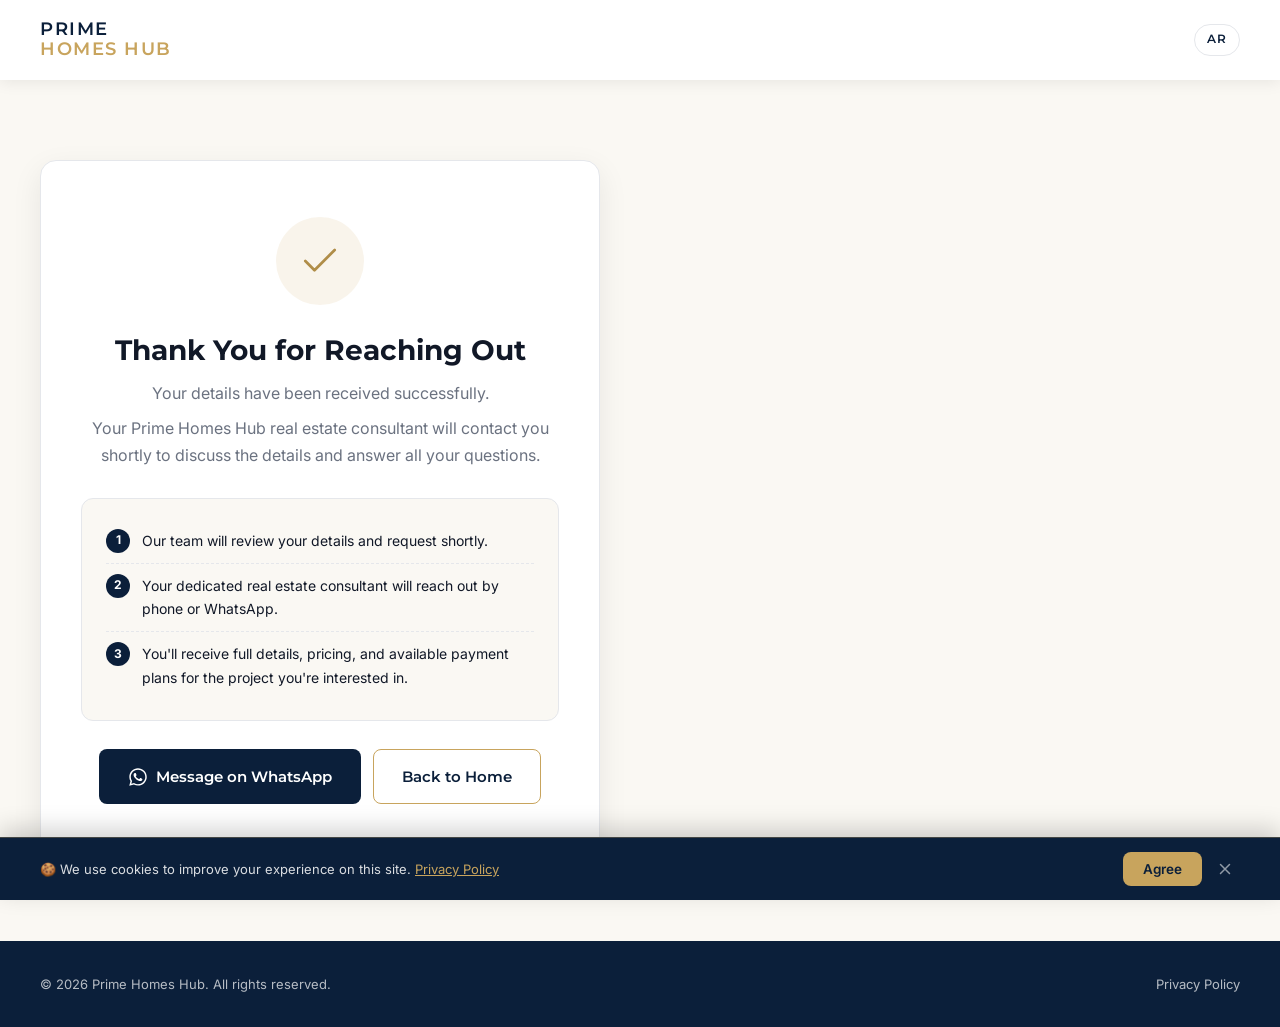
<file: en/thank-you.html>
<!DOCTYPE html>
<html lang="en" dir="ltr">
<head>
<!-- Google Tag Manager -->
<script>(function(w,d,s,l,i){w[l]=w[l]||[];w[l].push({'gtm.start':
new Date().getTime(),event:'gtm.js'});var f=d.getElementsByTagName(s)[0],
j=d.createElement(s),dl=l!='dataLayer'?'&l='+l:'';j.async=true;j.src=
'https://www.googletagmanager.com/gtm.js?id='+i+dl;f.parentNode.insertBefore(j,f);
})(window,document,'script','dataLayer','GTM-5STWXWQM');</script>
<!-- End Google Tag Manager -->
<meta charset="UTF-8">
<meta name="viewport" content="width=device-width, initial-scale=1.0">
<title>Thank You | Prime Homes Hub</title>
<meta name="description" content="Your details have been received. The Prime Homes Hub team will contact you shortly.">
<meta name="robots" content="noindex, nofollow">
<link rel="icon" href="../images/favicon.svg" type="image/svg+xml">
<link rel="stylesheet" href="../css/style.css?v=20260825">

<!--
  TODO: Add Google Ads Conversion Tracking code here
  Example:
  <script async src="https://www.googletagmanager.com/gtag/js?id=AW-XXXXXXXXX"></script>
  <script>
    window.dataLayer = window.dataLayer || [];
    function gtag(){dataLayer.push(arguments);}
    gtag('js', new Date());
    gtag('config', 'AW-XXXXXXXXX');
    gtag('event', 'conversion', {'send_to': 'AW-XXXXXXXXX/XXXXXXXXXXXXXXXXXXXX'});
  </script>
-->
</head>
<body>
<!-- Google Tag Manager (noscript) -->
<noscript><iframe src="https://www.googletagmanager.com/ns.html?id=GTM-5STWXWQM"
height="0" width="0" style="display:none;visibility:hidden"></iframe></noscript>
<!-- End Google Tag Manager (noscript) -->

<!-- ================= NAVBAR ================= -->
<header class="navbar">
  <div class="container">
    <a href="index.html" class="logo" aria-label="Prime Homes Hub">
      <span class="l1">PRIME</span><span class="l2">HOMES HUB</span>
    </a>
    <div class="nav-right">
      <a href="../thank-you.html" class="lang-switch">AR</a>
    </div>
  </div>
</header>

<!-- ================= THANK YOU ================= -->
<div class="thankyou-wrap">
  <div class="container">
    <div class="thankyou-card">
      <div class="thankyou-icon">
        <svg class="icon" viewBox="0 0 24 24"><path d="M20 6L9 17l-5-5" stroke-linecap="round" stroke-linejoin="round"/></svg>
      </div>

      <h1>Thank You for Reaching Out</h1>
      <p>Your details have been received successfully.</p>
      <p>Your Prime Homes Hub real estate consultant will contact you shortly to discuss the details and answer all your questions.</p>

      <ul class="thankyou-steps">
        <li>
          <span class="step-num">1</span>
          <span>Our team will review your details and request shortly.</span>
        </li>
        <li>
          <span class="step-num">2</span>
          <span>Your dedicated real estate consultant will reach out by phone or WhatsApp.</span>
        </li>
        <li>
          <span class="step-num">3</span>
          <span>You'll receive full details, pricing, and available payment plans for the project you're interested in.</span>
        </li>
      </ul>

      <div class="thankyou-actions">
        <a href="https://wa.me/201001413177" class="btn btn-primary"><svg class="icon-wa" viewBox="0 0 448 512"><path d="M380.9 97.1C339 55.1 283.2 32 223.9 32c-122.4 0-222 99.6-222 222 0 39.1 10.2 77.3 29.6 111L0 480l117.7-30.9c32.4 17.7 68.9 27 106.1 27h.1c122.3 0 224.1-99.6 224.1-222 0-59.3-25.2-115-67.1-157zm-157 341.6c-33.2 0-65.7-8.9-94-25.7l-6.7-4-69.8 18.3L72 359.2l-4.4-7c-18.5-29.4-28.2-63.3-28.2-98.2 0-101.7 82.8-184.5 184.6-184.5 49.3 0 95.6 19.2 130.4 54.1 34.8 34.9 56.2 81.2 56.1 130.5 0 101.8-84.9 184.6-186.6 184.6zm101.2-138.2c-5.5-2.8-32.8-16.2-37.9-18-5.1-1.9-8.8-2.8-12.5 2.8-3.7 5.6-14.3 18-17.6 21.8-3.2 3.7-6.5 4.2-12 1.4-32.6-16.3-54-29.1-75.5-66-5.7-9.8 5.7-9.1 16.3-30.3 1.8-3.7.9-6.9-.5-9.7-1.4-2.8-12.5-30.1-17.1-41.2-4.5-10.8-9.1-9.3-12.5-9.5-3.2-.2-6.9-.2-10.6-.2-3.7 0-9.7 1.4-14.8 6.9-5.1 5.6-19.4 19-19.4 46.3 0 27.3 19.9 53.7 22.6 57.4 2.8 3.7 39.1 59.7 94.8 83.8 35.2 15.2 49 16.5 66.6 13.9 10.7-1.6 32.8-13.4 37.4-26.4 4.6-13 4.6-24.1 3.2-26.4-1.3-2.5-5-3.9-10.5-6.6z"/></svg>Message on WhatsApp</a>
        <a href="index.html" class="btn btn-secondary">Back to Home</a>
      </div>
    </div>
  </div>
</div>

<!-- ================= FOOTER ================= -->
<footer class="site-footer">
  <div class="container">
    <div class="footer-bottom" style="border-top:none;padding-block:32px;">
      <span>© 2026 Prime Homes Hub. All rights reserved.</span>
      <div class="footer-legal-links">
        <a href="privacy-policy.html">Privacy Policy</a>
      </div>
    </div>
  </div>
</footer>

<script src="../js/main.js?v=20260825" defer></script>
</body>
</html>
</file>
<file: css/style.css>
/* ==========================================================================
   Prime Homes Hub — Global Stylesheet
   Brand: Luxury Real Estate | Navy + Gold + Ivory
   ========================================================================== */

@import url('https://fonts.googleapis.com/css2?family=Montserrat:wght@500;600;700&family=Inter:wght@400;500&family=Cairo:wght@400;600;700&display=swap');

:root{
  --primary:#0B1F3A;
  --primary-dark:#081527;
  --gold:#C8A45D;
  --gold-dark:#B08D48;
  --background:#FAF8F3;
  --white:#FFFFFF;
  --text:#111827;
  --muted:#6B7280;
  --border:#E5E7EB;

  --font-en-head:'Montserrat', sans-serif;
  --font-en-body:'Inter', sans-serif;
  --font-ar:'Cairo', sans-serif;

  --container:1200px;
  --radius-card:16px;
  --radius-btn:8px;
  --shadow-card:0 10px 30px rgba(0,0,0,0.08);
  --shadow-nav:0 2px 15px rgba(0,0,0,0.08);
}

/* ---------- Reset ---------- */
*,*::before,*::after{ box-sizing:border-box; }
html{ scroll-behavior:smooth; }
body{
  margin:0;
  background:var(--background);
  color:var(--text);
  font-family:var(--font-en-body);
  line-height:1.7;
  -webkit-font-smoothing:antialiased;
}
html[lang="ar"] body{ font-family:var(--font-ar); }

img{ max-width:100%; display:block; }
a{ color:inherit; text-decoration:none; }
ul{ margin:0; padding:0; list-style:none; }
button{ font-family:inherit; }

h1,h2,h3,h4{
  font-family:var(--font-en-head);
  color:var(--text);
  line-height:1.25;
  margin:0 0 16px;
}
html[lang="ar"] h1,
html[lang="ar"] h2,
html[lang="ar"] h3,
html[lang="ar"] h4{ font-family:var(--font-ar); }

p{ color:var(--muted); margin:0 0 16px; }

/* ---------- Layout helpers ---------- */
.container{
  width:100%;
  max-width:var(--container);
  margin-inline:auto;
  padding-inline:24px;
}
@media (min-width:768px){
  .container{ width:90%; padding-inline:0; }
}
@media (min-width:1240px){
  .container{ width:100%; }
}

.section{ padding-block:64px; }
@media (min-width:768px){
  .section{ padding-block:100px; }
}
.section-alt{ background:var(--background); }
.section-white{ background:var(--white); }
.section-navy{ background:var(--primary); color:var(--white); }

.section-tag{
  display:inline-block;
  color:var(--gold-dark);
  font-weight:600;
  letter-spacing:1px;
  text-transform:uppercase;
  font-size:13px;
  margin-bottom:12px;
}
html[lang="ar"] .section-tag{ text-transform:none; letter-spacing:0; }

.section-head{ max-width:680px; margin-bottom:48px; }
.section-head.center{ margin-inline:auto; text-align:center; }

.text-muted{ color:var(--muted); }
.accent{ color:var(--gold); }

/* ---------- Buttons ---------- */
.btn{
  display:inline-flex;
  align-items:center;
  justify-content:center;
  gap:8px;
  padding:14px 28px;
  border-radius:var(--radius-btn);
  font-family:var(--font-en-head);
  font-weight:600;
  font-size:15px;
  border:1px solid transparent;
  cursor:pointer;
  transition:all .25s ease;
  white-space:nowrap;
}
html[lang="ar"] .btn{ font-family:var(--font-ar); }

.btn-primary{
  background:var(--primary);
  color:var(--white);
}
.btn-primary:hover{
  background:var(--gold);
  color:var(--primary);
}

.btn-secondary{
  background:transparent;
  border:1px solid var(--gold);
  color:var(--primary);
}
.btn-secondary:hover{
  background:var(--gold);
  color:var(--primary);
}

.btn-light{
  background:var(--white);
  color:var(--primary);
}
.btn-light:hover{
  background:var(--gold);
  color:var(--primary);
}

.btn-outline-light{
  background:transparent;
  border:1px solid var(--gold);
  color:var(--white);
}
.btn-outline-light:hover{
  background:var(--gold);
  color:var(--primary);
}

.btn-block{ width:100%; }

/* ---------- Icons ---------- */
.icon{
  width:28px;
  height:28px;
  stroke:var(--primary);
  stroke-width:1.5;
  fill:none;
  flex-shrink:0;
}
.icon-gold{ stroke:var(--gold); }
.icon-white{ stroke:var(--white); }

/* solid brand glyph (e.g. WhatsApp) - filled, not outline like the rest of the icon set */
.icon-wa{
  width:20px;
  height:20px;
  fill:currentColor;
  stroke:none;
  flex-shrink:0;
}

/* ---------- Navbar ---------- */
.navbar{
  position:sticky;
  top:0;
  z-index:100;
  background:var(--white);
  box-shadow:var(--shadow-nav);
  transition:transform .3s ease;
}
.navbar.nav-hidden{
  transform:translateY(-100%);
}
.navbar .container{
  height:80px;
  display:flex;
  align-items:center;
  justify-content:space-between;
  gap:16px;
}

.logo{
  font-family:var(--font-en-head);
  font-weight:600;
  font-size:18px;
  letter-spacing:1.5px;
  text-transform:uppercase;
  display:flex;
  flex-direction:column;
  line-height:1.1;
}
html[lang="ar"] .logo{ font-family:var(--font-ar); letter-spacing:0; text-transform:none; font-size:17px; }
.logo .l1{ color:var(--primary); }
.logo .l2{ color:var(--gold); }
.logo small{
  font-family:var(--font-en-body);
  font-weight:500;
  font-size:8px;
  letter-spacing:2.5px;
  color:var(--muted);
  text-transform:uppercase;
  margin-top:2px;
}
html[lang="ar"] .logo small{ font-family:var(--font-ar); letter-spacing:0; }

.nav-links{
  display:none;
  align-items:center;
  gap:30px;
  font-weight:500;
  font-size:13.5px;
}
.nav-links a{ color:var(--text); transition:color .2s; position:relative; }
.nav-links a:hover{ color:var(--gold-dark); }

.nav-right{ display:flex; align-items:center; gap:14px; }

.lang-switch{
  font-family:var(--font-en-head);
  font-weight:600;
  font-size:11.5px;
  letter-spacing:1px;
  color:var(--primary);
  border:1px solid var(--border);
  border-radius:50px;
  padding:5px 12px;
  transition:all .2s;
}

.navbar .btn{
  padding:10px 22px;
  font-size:13.5px;
}

/* Keeps any #anchor jump (in-page nav links, or the language switch landing
   on the same section) from sliding the section's top under the sticky navbar. */
section[id]{ scroll-margin-top:80px; }
.lang-switch:hover{ border-color:var(--gold); color:var(--gold-dark); }

/* mobile nav toggle (pure CSS checkbox hack) */
.nav-toggle{ display:none; }
.nav-toggle-label{
  display:flex;
  flex-direction:column;
  gap:5px;
  cursor:pointer;
  padding:6px;
}
.nav-toggle-label span{
  width:24px;
  height:2px;
  background:var(--primary);
  display:block;
  transition:all .25s;
}

.mobile-menu{
  display:none;
  position:absolute;
  top:80px;
  inset-inline:0;
  background:var(--white);
  box-shadow:var(--shadow-nav);
  padding:8px 24px 24px;
  flex-direction:column;
  gap:4px;
}
.mobile-menu a{
  padding:14px 4px;
  border-bottom:1px solid var(--border);
  font-weight:500;
  font-size:14.5px;
}
.mobile-menu .btn{ margin-top:16px; }

.nav-toggle:checked ~ .mobile-menu{ display:flex; }

/* backdrop behind the open mobile menu; tapping it closes the menu (via js/main.js) */
.nav-backdrop{
  display:none;
  position:fixed;
  top:80px;
  inset-inline:0;
  bottom:0;
  background:rgba(11,31,58,0.35);
  z-index:90;
}
.nav-backdrop.is-open{ display:block; }

@media (min-width:1024px){
  .nav-links{ display:flex; }
  .nav-toggle-label{ display:none; }
  .mobile-menu{ display:none !important; }
}

/* ---------- Hero ---------- */
.hero{
  position:relative;
  min-height:560px;
  display:flex;
  align-items:center;
  background:
    linear-gradient(rgba(11,31,58,0.72), rgba(11,31,58,0.6)),
    radial-gradient(circle at 20% 20%, #16335c 0%, transparent 45%),
    radial-gradient(circle at 85% 80%, #16335c 0%, transparent 50%),
    linear-gradient(135deg, var(--primary-dark), var(--primary));
  color:var(--white);
  overflow:hidden;
}
.hero::after{
  content:"";
  position:absolute;
  inset:0;
  background-image:
    repeating-linear-gradient(45deg, rgba(200,164,93,0.05) 0 2px, transparent 2px 40px);
  pointer-events:none;
}
.hero .container{ position:relative; z-index:1; }
.hero-content{ max-width:700px; }
.hero-eyebrow{
  display:inline-flex;
  align-items:center;
  gap:8px;
  color:var(--gold);
  font-weight:600;
  letter-spacing:2px;
  text-transform:uppercase;
  font-size:13px;
  margin-bottom:20px;
}
html[lang="ar"] .hero-eyebrow{ letter-spacing:0; text-transform:none; }
.hero-eyebrow::before{
  content:"";
  width:32px;
  height:1px;
  background:var(--gold);
  display:inline-block;
}
.hero h1{
  color:var(--white);
  font-size:36px;
  margin-bottom:20px;
}
@media (min-width:768px){
  .hero h1{ font-size:56px; }
}
.hero p.lead{
  color:rgba(255,255,255,0.85);
  font-size:17px;
  max-width:560px;
  margin-bottom:32px;
}
.hero-actions{ display:flex; flex-wrap:wrap; gap:16px; }

.hero-stats{
  display:grid;
  grid-template-columns:repeat(3,1fr);
  gap:16px;
  margin-top:56px;
  max-width:560px;
  border-top:1px solid rgba(255,255,255,0.15);
  padding-top:28px;
}
.hero-stats .stat-num{
  font-family:var(--font-en-head);
  font-weight:700;
  font-size:26px;
  color:var(--gold);
}
html[lang="ar"] .hero-stats .stat-num{ font-family:var(--font-ar); }
.hero-stats .stat-label{
  font-size:13px;
  color:rgba(255,255,255,0.7);
  margin-top:4px;
}

/* photo hero (project landing pages) */
/*
  background-image itself is set inline per-page (not here), using a path relative
  to that HTML file. Keeping the url() out of this stylesheet means it resolves
  against the page, not against css/style.css -- so it works both from a real server
  and when the file is opened directly (double-clicked) from disk.
*/
.hero-photo{
  background-size:cover;
  background-position:center;
}
.hero-photo::after{ content:none; }

.developer-badge{
  display:inline-flex;
  align-items:center;
  gap:8px;
  background:rgba(255,255,255,0.08);
  border:1px solid rgba(200,164,93,0.4);
  border-radius:50px;
  padding:8px 16px;
  font-size:13px;
  color:rgba(255,255,255,0.85);
  margin-bottom:22px;
}
.developer-badge .icon{ width:16px; height:16px; }
.developer-badge strong{ color:var(--gold); font-weight:700; }

.hero-tagline{
  font-family:var(--font-en-head);
  font-weight:700;
  font-size:22px;
  color:var(--white);
  margin-bottom:20px;
}
html[lang="ar"] .hero-tagline{ font-family:var(--font-ar); }

.hero-highlights{
  display:grid;
  grid-template-columns:repeat(2,minmax(0,1fr));
  gap:24px;
  max-width:620px;
  margin-top:44px;
  padding-top:28px;
  border-top:1px solid rgba(255,255,255,0.15);
}
@media (min-width:640px){
  .hero-highlights{ grid-template-columns:repeat(4,minmax(0,1fr)); }
}
.highlight-item .icon{
  width:24px;
  height:24px;
  stroke:var(--gold);
  margin-bottom:8px;
}
.highlight-item .h-num{
  font-family:var(--font-en-head);
  font-weight:700;
  font-size:22px;
  color:var(--white);
  line-height:1.2;
}
html[lang="ar"] .highlight-item .h-num{ font-family:var(--font-ar); }
.highlight-item .h-label{
  font-size:12.5px;
  color:rgba(255,255,255,0.68);
  margin-top:2px;
}

.hero-offer{
  background:rgba(255,255,255,0.06);
  border:1px solid rgba(200,164,93,0.45);
  border-radius:var(--radius-card);
  padding:28px;
  max-width:460px;
  margin-top:40px;
  backdrop-filter:blur(2px);
}
/* Mobile hero: pack as much of the hero content above the fold as possible —
   tighter type scale and spacing throughout, no vertical centering dead-space. */
@media (max-width:640px){
  .navbar .container{ height:64px; }
  .mobile-menu{ top:64px; }
  .nav-backdrop{ top:64px; }
  section[id]{ scroll-margin-top:64px; }

  .hero{ min-height:0; align-items:flex-start; padding-top:20px; }
  /* Only heroes that actually have the scroll-down arrow need the extra
     room -- the hero has no min-height on mobile, so its box ends right
     where the content does, and the arrow's absolute bottom:16px would
     otherwise land on top of the hero's own last line of content. */
  .hero:has(.hero-scroll-cta){ padding-bottom:76px; }
  .hero-eyebrow{ margin-bottom:10px; font-size:11.5px; }
  .developer-badge{ padding:6px 12px; font-size:12px; margin-bottom:12px; }
  .hero h1{ font-size:27px; margin-bottom:8px; }
  .hero-tagline{ font-size:17px; margin-bottom:10px; }
  .hero p.lead{ font-size:14px; margin-bottom:18px; }

  .hero-highlights{ margin-top:18px; padding-top:16px; gap:14px; }
  .highlight-item .icon{ width:20px; height:20px; margin-bottom:4px; }
  .highlight-item .h-num{ font-size:18px; }
  .highlight-item .h-label{ font-size:11px; }

  .hero-offer{ padding:18px; margin-top:20px; }
  .hero-offer-price{ margin-bottom:12px; }
  .price-value{ font-size:23px; }
  .hero-offer-terms{ gap:6px; margin-bottom:14px; }
  .hero-offer-terms span{ font-size:11px; padding:6px 11px; }
  .hero-offer-note{ font-size:11.5px; margin-top:10px; }
}

.hero-offer-price{ margin-bottom:18px; }
.price-label{
  display:block;
  font-size:13px;
  color:rgba(255,255,255,0.7);
  margin-bottom:6px;
}
.price-value{
  font-family:var(--font-en-head);
  font-weight:700;
  font-size:28px;
  color:var(--gold);
}
html[lang="ar"] .price-value{ font-family:var(--font-ar); }
.price-value small{
  font-family:var(--font-en-body);
  font-weight:500;
  font-size:15px;
  color:var(--white);
}
html[lang="ar"] .price-value small{ font-family:var(--font-ar); }

.hero-offer-terms{
  display:flex;
  flex-wrap:wrap;
  gap:10px;
  margin-bottom:20px;
}
.hero-offer-terms span{
  background:rgba(255,255,255,0.08);
  border:1px solid rgba(255,255,255,0.18);
  border-radius:50px;
  padding:7px 14px;
  font-size:12.5px;
  color:var(--white);
  display:inline-flex;
  align-items:center;
  gap:6px;
}
.hero-offer-terms .icon{ width:14px; height:14px; stroke:var(--gold); }

.hero-offer-cta{ gap:10px; }
.hero-offer-cta .icon{ width:20px; height:20px; stroke:currentColor; }

.hero-offer-note{
  color:rgba(255,255,255,0.55);
  font-size:12.5px;
  text-align:center;
  margin:14px 0 0;
}

/* scroll-down indicator (hero variant with no CTA button, just a bouncing
   arrow anchored to a section further down the page) */
.hero-scroll-cta{
  position:absolute;
  bottom:28px;
  inset-inline-start:50%;
  transform:translateX(-50%);
  display:flex;
  align-items:center;
  justify-content:center;
  width:52px;
  height:52px;
  border-radius:50%;
  border:1.5px solid rgba(200,164,93,0.5);
  background:rgba(255,255,255,0.06);
  animation:hero-scroll-bounce 2s ease-in-out infinite;
  z-index:1;
}
.hero-scroll-cta .icon{ width:24px; height:24px; stroke:var(--gold); }
.hero-scroll-cta:hover{ border-color:var(--gold); }
@keyframes hero-scroll-bounce{
  0%,100%{ transform:translateX(-50%) translateY(0); }
  50%{ transform:translateX(-50%) translateY(8px); }
}
@media (max-width:640px){
  .hero-scroll-cta{ bottom:16px; width:44px; height:44px; }
  .hero-scroll-cta .icon{ width:20px; height:20px; }
}

/* unit-type labels on project cards (شقق/تاون هاوس/فيلات...) -- smaller and
   more neutral than .tag-row below it, so the two rows read as distinct
   "what's available" vs "how you pay" groups */
.unit-type-row{ display:flex; flex-wrap:wrap; gap:6px; margin:12px 0 0; }
.unit-type-row .unit-type{
  background:var(--background);
  border:1px solid var(--border);
  border-radius:6px;
  padding:4px 10px;
  font-size:11.5px;
  font-weight:600;
  color:var(--muted);
}

/* small light-background tag pills (project cards on white/alt sections --
   .hero-offer-terms is the dark-hero equivalent of this) */
.tag-row{ display:flex; flex-wrap:wrap; gap:8px; margin:14px 0; }
.tag-row .tag{
  display:inline-flex;
  align-items:center;
  gap:6px;
  background:var(--background);
  border:1px solid var(--border);
  border-radius:50px;
  padding:6px 12px;
  font-size:12.5px;
  color:var(--text);
}
.tag-row .tag .icon{ width:14px; height:14px; stroke:var(--gold-dark); }

/* dual-CTA hero variant (WhatsApp + a second offer/anchor button side by side) */
.hero-offer-cta-row{ display:flex; flex-wrap:wrap; gap:12px; }
.hero-offer-cta-row .btn{ flex:1 1 190px; }
.offer-cta{ position:relative; }
.offer-badge{
  position:absolute;
  top:-13px;
  inset-inline-end:12px;
  background:#D64545;
  color:var(--white);
  font-size:11px;
  font-weight:700;
  padding:5px 12px;
  border-radius:50px;
  box-shadow:0 4px 10px rgba(0,0,0,0.25);
  white-space:nowrap;
}
@media (max-width:640px){
  .hero-offer-cta-row{ gap:10px; }
  .offer-badge{ font-size:10px; padding:4px 10px; top:-11px; }
}

/* small page hero (privacy / thank-you sub-pages) */
.page-hero{
  background:var(--primary);
  color:var(--white);
  padding-block:56px;
  text-align:center;
}
.page-hero h1{ color:var(--white); margin-bottom:8px; }
.page-hero p{ color:rgba(255,255,255,0.75); margin:0; }

/* ---------- Grid ---------- */
.grid{ display:grid; gap:28px; }
.grid-2{ grid-template-columns:1fr; }
.grid-3{ grid-template-columns:1fr; }
.grid-4{ grid-template-columns:1fr; }
@media (min-width:640px){
  .grid-3{ grid-template-columns:repeat(2,1fr); }
  .grid-4{ grid-template-columns:repeat(2,1fr); }
}
@media (min-width:1024px){
  .grid-2{ grid-template-columns:1fr 1fr; }
  .grid-3{ grid-template-columns:repeat(3,1fr); }
  .grid-4{ grid-template-columns:repeat(4,1fr); }
}
.grid-2.align-center{ align-items:center; }

/* ---------- Cards ---------- */
.card{
  background:var(--white);
  border:1px solid var(--border);
  border-radius:var(--radius-card);
  box-shadow:var(--shadow-card);
  padding:32px 28px;
  transition:transform .25s ease, box-shadow .25s ease;
}
.card:hover{ transform:translateY(-4px); box-shadow:0 16px 40px rgba(0,0,0,0.1); }

.feature-card .icon-wrap{
  width:56px;
  height:56px;
  border-radius:14px;
  background:rgba(200,164,93,0.12);
  display:flex;
  align-items:center;
  justify-content:center;
  margin-bottom:20px;
}
.feature-card h3{ font-size:19px; margin-bottom:10px; }
.feature-card p{ margin:0; font-size:15px; }

/* property / project card */
.property-card{
  background:var(--white);
  border:1px solid var(--border);
  border-radius:var(--radius-card);
  box-shadow:var(--shadow-card);
  overflow:hidden;
}
.property-card .thumb{
  aspect-ratio:16/9;
  background:linear-gradient(135deg,var(--primary),var(--primary-dark));
  position:relative;
  display:flex;
  align-items:flex-end;
  padding:20px;
}
.property-card .badge{
  position:absolute;
  top:16px;
  inset-inline-start:16px;
  background:var(--gold);
  color:var(--primary);
  font-size:12px;
  font-weight:600;
  padding:6px 14px;
  border-radius:50px;
}
.property-card .badge-pulse{
  animation:badge-pulse 1.8s ease-in-out infinite;
}
@keyframes badge-pulse{
  0%, 100%{ box-shadow:0 0 0 0 rgba(200,164,93,0.55); }
  50%{ box-shadow:0 0 0 8px rgba(200,164,93,0); }
}
.property-card .discount-label{
  position:absolute;
  top:16px;
  inset-inline-end:16px;
  background:var(--primary);
  color:var(--white);
  font-size:12px;
  font-weight:700;
  padding:6px 12px;
  border-radius:50px;
  border:1px solid rgba(255,255,255,0.28);
  line-height:1.2;
}
.property-card .body{ padding:24px; }
.property-card h3{ font-size:19px; margin-bottom:6px; }
.property-card .price{ color:var(--primary); font-weight:700; font-family:var(--font-en-head); }
html[lang="ar"] .property-card .price{ font-family:var(--font-ar); }
.property-card .meta{
  display:flex;
  gap:16px;
  color:var(--muted);
  font-size:13px;
  margin-top:12px;
  padding-top:16px;
  border-top:1px solid var(--border);
}
.property-card .meta span{ display:flex; align-items:center; gap:6px; }
.property-card .meta .icon{ width:16px; height:16px; }
.property-card .meta b{ color:var(--primary); font-weight:700; }
/* price-per-config variant (3 room tiers): grid instead of flex row so the
   3rd pill can never overflow the card on narrow widths -- each column is a
   fixed 1/3 share and label/price stack instead of fighting for row space. */
.property-card .meta-pricing{
  display:grid;
  grid-template-columns:repeat(3,1fr);
  gap:6px 10px;
}
.property-card .meta-pricing span{
  flex-direction:column;
  align-items:flex-start;
  gap:2px;
  min-width:0;
}
.property-card .cta-row{ display:flex; gap:10px; margin-top:16px; }
.property-card .cta-row .btn{ margin-top:0; }
/* white-space:normal + min-width:0 let the label wrap to a 2nd line instead
   of forcing the card (and the whole page) wider than the viewport on small
   screens -- keeps both buttons side by side at every width. */
.property-card .cta-row .btn-primary{
  flex:1;
  min-width:0;
  white-space:normal;
  line-height:1.25;
}
.property-card .btn-call{ flex:0 0 auto; padding-inline:14px; }
.property-card .btn-call .icon{ width:18px; height:18px; }

/* ---------- Consultant / profile ---------- */
.profile-card{
  background:var(--white);
  border:1px solid var(--border);
  border-radius:var(--radius-card);
  box-shadow:var(--shadow-card);
  padding:36px;
  display:flex;
  flex-direction:column;
  align-items:flex-start;
  gap:20px;
}
@media (min-width:640px){
  .profile-card{ flex-direction:row; align-items:center; }
}
.profile-avatar{
  width:104px;
  height:104px;
  border-radius:50%;
  background:linear-gradient(135deg,var(--primary),var(--primary-dark));
  color:var(--gold);
  font-family:var(--font-en-head);
  font-weight:700;
  font-size:34px;
  display:flex;
  align-items:center;
  justify-content:center;
  flex-shrink:0;
  border:3px solid var(--gold);
}
.profile-card h3{ margin-bottom:4px; }
.profile-role{
  color:var(--gold-dark);
  font-weight:600;
  font-size:14px;
  margin-bottom:12px;
  display:block;
}
.profile-media{
  margin:0;
  flex-shrink:0;
  width:min(280px,100%);
}
.profile-media img{
  width:100%;
  height:auto;
  display:block;
  border-radius:14px;
  border:1px solid var(--border);
  box-shadow:var(--shadow-card);
}
.profile-media figcaption{
  margin-top:8px;
  font-size:12px;
  color:var(--muted);
  text-align:center;
}
.profile-note{
  margin-top:10px;
  font-size:13px;
  color:var(--muted);
}
.profile-badges{ display:flex; flex-wrap:wrap; gap:10px; margin-top:16px; }
.profile-badges span{
  background:var(--background);
  border:1px solid var(--border);
  border-radius:50px;
  padding:6px 14px;
  font-size:13px;
  color:var(--text);
  display:inline-flex;
  align-items:center;
  gap:6px;
}
.profile-badges .icon{ width:14px; height:14px; }
@media (min-width:640px){
  .profile-media{ width:240px; }
}

/* ---------- Location section ---------- */
.location-image{
  border-radius:var(--radius-card);
  overflow:hidden;
  box-shadow:var(--shadow-card);
}
.location-image img{
  width:100%;
  height:100%;
  object-fit:cover;
  display:block;
}

.location-lists{
  display:grid;
  grid-template-columns:1fr;
  gap:24px;
  margin-top:8px;
}
@media (min-width:480px){
  .location-lists{ grid-template-columns:1fr 1fr; }
}
.location-list h4{
  font-size:13px;
  color:var(--muted);
  text-transform:uppercase;
  letter-spacing:1px;
  margin-bottom:16px;
}
html[lang="ar"] .location-list h4{ text-transform:none; letter-spacing:0; }
.location-list ul{ display:flex; flex-direction:column; gap:12px; }
.location-list li{
  display:flex;
  align-items:center;
  gap:10px;
  font-size:14.5px;
  color:var(--text);
  font-weight:500;
}
.location-list .icon{ width:18px; height:18px; flex-shrink:0; }

.distance-grid{
  display:grid;
  grid-template-columns:repeat(2,minmax(0,1fr));
  gap:16px;
  margin-top:28px;
}
@media (min-width:480px){
  .distance-grid{ grid-template-columns:repeat(3,minmax(0,1fr)); }
}
.distance-item{
  background:var(--white);
  border:1px solid var(--border);
  border-radius:var(--radius-card);
  box-shadow:var(--shadow-card);
  padding:18px;
}
.distance-item .icon{ width:20px; height:20px; margin-bottom:10px; }
.distance-item .d-num{
  font-family:var(--font-en-head);
  font-weight:700;
  font-size:17px;
  color:var(--primary);
  line-height:1.25;
}
html[lang="ar"] .distance-item .d-num{ font-family:var(--font-ar); }
.distance-item .d-label{ font-size:12.5px; color:var(--muted); margin-top:4px; }

.location-roads{ font-size:14px; color:var(--muted); margin-top:18px; margin-bottom:0; }

/* ---------- Amenities ---------- */
.amenities-grid{
  display:grid;
  grid-template-columns:1fr;
  gap:20px;
  margin-top:44px;
}
@media (min-width:560px){
  .amenities-grid{ grid-template-columns:repeat(2,1fr); }
}
@media (min-width:900px){
  .amenities-grid{ grid-template-columns:repeat(4,1fr); }
}
.amenity-card{
  background:var(--white);
  border:1px solid var(--border);
  border-radius:var(--radius-card);
  box-shadow:var(--shadow-card);
  padding:26px 22px;
}
.amenity-card .icon{ width:26px; height:26px; margin-bottom:14px; }
.amenity-card h3{ font-size:16.5px; margin-bottom:8px; }
.amenity-card p{ font-size:13.5px; margin:0; line-height:1.6; }
.amenities-note{ text-align:center; color:var(--muted); margin-top:36px; }
.plus-suffix{
  display:inline-block;
  direction:ltr;
  unicode-bidi:isolate;
  margin-inline-start:2px;
}

/* ---------- Gallery ---------- */
.gallery-carousel{ position:relative; max-width:900px; margin-inline:auto; }
.gallery-viewport{
  overflow:hidden;
  border-radius:var(--radius-card);
  box-shadow:var(--shadow-card);
  touch-action:pan-y;
}
.gallery-track{
  display:flex;
  direction:ltr;
  transition:transform .45s ease;
}
.gallery-slide{ position:relative; flex:0 0 100%; aspect-ratio:16/10; }
.gallery-slide img{ width:100%; height:100%; object-fit:cover; display:block; }
.gallery-caption{
  position:absolute;
  inset-inline:0;
  bottom:0;
  padding:34px 24px 18px;
  background:linear-gradient(to top, rgba(11,31,58,0.88), transparent);
  color:var(--white);
  font-family:var(--font-en-head);
  font-weight:700;
  font-size:17px;
}
html[lang="ar"] .gallery-caption{ font-family:var(--font-ar); }
.gallery-arrow{
  position:absolute;
  top:50%;
  transform:translateY(-50%);
  width:44px;
  height:44px;
  border-radius:50%;
  background:var(--white);
  border:1px solid var(--border);
  box-shadow:var(--shadow-card);
  display:flex;
  align-items:center;
  justify-content:center;
  cursor:pointer;
  z-index:2;
  padding:0;
  transition:background .2s;
}
.gallery-arrow:hover{ background:var(--gold); }
.gallery-arrow .icon{ width:20px; height:20px; stroke:var(--primary); margin:0; }
.gallery-prev{ left:16px; }
.gallery-next{ right:16px; }
@media (max-width:640px){
  .gallery-prev{ left:8px; }
  .gallery-next{ right:8px; }
  .gallery-arrow{ width:36px; height:36px; }
}
.gallery-dots{ display:flex; justify-content:center; gap:8px; margin-top:22px; }
.gallery-dot{
  width:8px;
  height:8px;
  border-radius:50%;
  background:var(--border);
  border:none;
  padding:0;
  cursor:pointer;
  transition:background .2s, width .2s;
}
.gallery-dot.active{ background:var(--gold); width:22px; border-radius:4px; }

/* ---------- Register / lead form ---------- */
.register-panel{
  background:var(--primary);
  border-radius:var(--radius-card);
  padding:48px 28px;
  max-width:640px;
  margin-inline:auto;
  text-align:center;
  position:relative;
  overflow:hidden;
}
.register-panel::before{
  content:"";
  position:absolute;
  inset:0;
  background:radial-gradient(circle at 80% 0%, rgba(200,164,93,0.18), transparent 55%);
}
.register-panel > *{ position:relative; z-index:1; }
.register-panel h2{ color:var(--white); }
.register-panel p{ color:rgba(255,255,255,0.75); }
.register-panel .section-tag{ color:var(--gold); }
@media (min-width:640px){ .register-panel{ padding:56px 48px; } }

.lead-form{ text-align:start; margin-top:32px; display:flex; flex-direction:column; gap:18px; }
.form-row{ display:flex; flex-direction:column; gap:8px; }
.form-row label{ font-size:13.5px; color:rgba(255,255,255,0.8); font-weight:600; }
.form-optional{ font-weight:400; color:rgba(255,255,255,0.5); }
.form-row input,
.form-row select{
  background:rgba(255,255,255,0.06);
  border:1px solid rgba(255,255,255,0.25);
  border-radius:var(--radius-btn);
  padding:13px 16px;
  color:var(--white);
  font-family:inherit;
  font-size:15px;
  width:100%;
}
html[lang="ar"] .form-row input,
html[lang="ar"] .form-row select{ font-family:var(--font-ar); }
.form-row input::placeholder{ color:rgba(255,255,255,0.45); }
.form-row input:focus,
.form-row select:focus{ outline:none; border-color:var(--gold); }
.form-row select option{ color:var(--text); }
.lead-submit{ margin-top:6px; }

.lead-submit,
.btn-gold{
  background:var(--gold);
  color:var(--primary);
  border-color:var(--gold);
}
.lead-submit:hover,
.btn-gold:hover{
  background:#d7b57a;
  color:var(--primary);
  border-color:#d7b57a;
}

/* ---------- CTA banner ---------- */
.cta-banner{
  background:var(--primary);
  color:var(--white);
  border-radius:var(--radius-card);
  padding:56px 32px;
  text-align:center;
  position:relative;
  overflow:hidden;
}
.cta-banner::before{
  content:"";
  position:absolute;
  inset:0;
  background:radial-gradient(circle at 80% 0%, rgba(200,164,93,0.18), transparent 55%);
}
.cta-banner *{ position:relative; z-index:1; }
.cta-banner h2{ color:var(--white); margin-bottom:12px; }
.cta-banner p{ color:rgba(255,255,255,0.75); max-width:520px; margin-inline:auto 32px; margin-bottom:32px; }
.cta-actions{ display:flex; flex-wrap:wrap; gap:16px; justify-content:center; }

/* ---------- Footer ---------- */
.site-footer{ background:var(--primary); color:rgba(255,255,255,0.7); }
.footer-top{
  padding-block:64px 40px;
  display:grid;
  gap:40px;
  grid-template-columns:1fr;
}
@media (min-width:768px){
  .footer-top{ grid-template-columns:1.4fr 1fr 1fr; }
}
.footer-brand .logo .l1{ color:var(--white); }
.footer-brand p{ color:rgba(255,255,255,0.6); margin-top:16px; max-width:320px; }
.footer-col h4{
  color:var(--white);
  font-size:15px;
  margin-bottom:20px;
  letter-spacing:1px;
  text-transform:uppercase;
}
html[lang="ar"] .footer-col h4{ letter-spacing:0; text-transform:none; }
.footer-col ul li{ margin-bottom:14px; }
.footer-col a{ color:rgba(255,255,255,0.7); transition:color .2s; }
.footer-col a:hover{ color:var(--gold); }
.footer-col .contact-item{ display:flex; align-items:flex-start; gap:10px; margin-bottom:14px; }
.footer-col .contact-item .icon{ width:18px; height:18px; margin-top:2px; }

.footer-disclaimer{
  border-top:1px solid rgba(255,255,255,0.12);
  padding-block:24px;
  font-size:12px;
  line-height:1.9;
  color:rgba(255,255,255,0.45);
}

.footer-bottom{
  border-top:1px solid rgba(255,255,255,0.12);
  padding-block:24px;
  display:flex;
  flex-direction:column;
  gap:16px;
  align-items:center;
  text-align:center;
  font-size:13px;
}
@media (min-width:768px){
  .footer-bottom{ flex-direction:row; justify-content:space-between; text-align:start; }
}
.footer-bottom a{ color:rgba(255,255,255,0.7); }
.footer-bottom a:hover{ color:var(--gold); }
.footer-legal-links{ display:flex; gap:24px; flex-wrap:wrap; justify-content:center; }
.footer-lang{
  display:inline-flex;
  align-items:center;
  gap:6px;
  color:var(--gold);
  font-weight:600;
}

/* ---------- Thank-you page ---------- */
.thankyou-wrap{
  min-height:calc(100vh - 80px);
  display:flex;
  align-items:center;
  justify-content:center;
  padding-block:80px;
  background:var(--background);
}
.thankyou-card{
  background:var(--white);
  border:1px solid var(--border);
  border-radius:var(--radius-card);
  box-shadow:var(--shadow-card);
  padding:56px 40px;
  max-width:560px;
  width:100%;
  text-align:center;
}
.thankyou-icon{
  width:88px;
  height:88px;
  border-radius:50%;
  background:rgba(200,164,93,0.12);
  display:flex;
  align-items:center;
  justify-content:center;
  margin-inline:auto;
  margin-bottom:28px;
}
.thankyou-icon .icon{ width:44px; height:44px; stroke:var(--gold-dark); }
.thankyou-card h1{ font-size:28px; margin-bottom:12px; }
.thankyou-card p{ margin-bottom:8px; }
.thankyou-steps{
  text-align:start;
  background:var(--background);
  border:1px solid var(--border);
  border-radius:12px;
  padding:20px 24px;
  margin:28px 0;
}
.thankyou-steps li{
  display:flex;
  gap:12px;
  align-items:flex-start;
  padding:10px 0;
  font-size:14px;
  color:var(--text);
}
.thankyou-steps li:not(:last-child){ border-bottom:1px dashed var(--border); }
.thankyou-steps .step-num{
  width:24px;
  height:24px;
  border-radius:50%;
  background:var(--primary);
  color:var(--white);
  font-size:12px;
  font-weight:700;
  display:flex;
  align-items:center;
  justify-content:center;
  flex-shrink:0;
}
.thankyou-actions{ display:flex; flex-direction:column; gap:12px; margin-top:24px; }
@media (min-width:480px){
  .thankyou-actions{ flex-direction:row; justify-content:center; }
}

/* ---------- Legal / Privacy page ---------- */
.legal-content{ max-width:820px; margin-inline:auto; }
.legal-content h2{
  font-size:22px;
  margin-top:48px;
  padding-top:16px;
  border-top:1px solid var(--border);
}
.legal-content h2:first-child{ margin-top:0; padding-top:0; border-top:none; }
.legal-content p,
.legal-content li{ color:var(--muted); font-size:15.5px; }
.legal-content ul{ margin:0 0 16px; padding-inline-start:20px; list-style:disc; }
html[lang="ar"] .legal-content ul{ padding-inline-start:0; padding-inline-end:20px; }
.legal-content li{ margin-bottom:8px; }
.legal-updated{
  display:inline-block;
  background:var(--background);
  border:1px solid var(--border);
  border-radius:50px;
  padding:6px 16px;
  font-size:13px;
  color:var(--muted);
  margin-bottom:24px;
}
.legal-toc{
  background:var(--white);
  border:1px solid var(--border);
  border-radius:var(--radius-card);
  padding:24px 28px;
  margin-bottom:40px;
}
.legal-toc h4{ font-size:14px; text-transform:uppercase; letter-spacing:1px; color:var(--muted); margin-bottom:14px; }
html[lang="ar"] .legal-toc h4{ text-transform:none; letter-spacing:0; }
.legal-toc ol{ margin:0; padding-inline-start:20px; }
html[lang="ar"] .legal-toc ol{ padding-inline-start:0; padding-inline-end:20px; }
.legal-toc li{ margin-bottom:8px; }
.legal-toc a{ color:var(--primary); font-size:14.5px; }
.legal-toc a:hover{ color:var(--gold-dark); }

/* ---------- Sticky mobile CTA bar ---------- */
/*
  Mobile-only persistent WhatsApp CTA, fixed to the bottom of the viewport so the
  action is visible without scrolling. --cta-bar-offset lets a future cookie-notice
  banner push this bar upward (set the variable on :root) instead of covering it.
  Stays off-screen (translateY) until js/main.js reveals it once the hero has
  scrolled out of view, so it doesn't compete with the hero's own CTA buttons.
*/
:root{ --cta-bar-offset:0px; }

.mobile-cta-bar{
  display:none;
  position:fixed;
  inset-inline:0;
  bottom:var(--cta-bar-offset);
  z-index:200;
  background:var(--white);
  border-top:1px solid var(--border);
  box-shadow:0 -6px 20px rgba(0,0,0,0.1);
  padding:12px 16px calc(12px + env(safe-area-inset-bottom));
  transition:bottom .25s ease, transform .3s ease;
  transform:translateY(120%);
}
.mobile-cta-bar.is-visible{ transform:translateY(0); }
.mobile-cta-bar .btn{ width:100%; padding:13px 20px; }
.mobile-cta-bar .icon{ width:18px; height:18px; stroke:currentColor; }

@media (max-width:767px){
  .mobile-cta-bar{ display:flex; }
  body{ padding-bottom:76px; }
}

/* ---------- Cookie consent banner ---------- */
/*
  Injected via JS (js/main.js) on every page rather than duplicated in each
  HTML file. Fixed to the bottom like .mobile-cta-bar above; when both are
  visible on mobile, JS raises --cta-bar-offset so this banner stacks under
  the WhatsApp bar instead of covering it.
*/
.cookie-banner{
  position:fixed;
  inset-inline:0;
  bottom:0;
  z-index:210;
  background:var(--primary);
  border-top:1px solid rgba(200,164,93,0.3);
  box-shadow:0 -8px 24px rgba(0,0,0,0.18);
  padding-block:14px;
  padding-bottom:calc(14px + env(safe-area-inset-bottom));
  transform:translateY(100%);
  transition:transform .35s ease;
}
.cookie-banner.is-visible{ transform:translateY(0); }
.cookie-banner .container{
  display:flex;
  align-items:center;
  flex-wrap:wrap;
  gap:10px 16px;
}
.cookie-banner-text{
  flex:1 1 220px;
  font-size:13px;
  line-height:1.55;
  color:rgba(255,255,255,0.85);
  margin:0;
}
.cookie-banner-text a{ color:var(--gold); text-decoration:underline; }
.cookie-banner-actions{
  display:flex;
  align-items:center;
  gap:8px;
  margin-inline-start:auto;
}
.cookie-banner-agree{
  background:var(--gold);
  color:var(--primary);
  border:none;
  border-radius:var(--radius-btn);
  padding:9px 20px;
  font-weight:600;
  font-size:13.5px;
  font-family:inherit;
  cursor:pointer;
  white-space:nowrap;
  transition:background .2s;
}
.cookie-banner-agree:hover{ background:var(--white); }
.cookie-banner-close{
  background:transparent;
  border:none;
  color:rgba(255,255,255,0.55);
  cursor:pointer;
  padding:6px;
  display:flex;
  line-height:0;
  flex-shrink:0;
  transition:color .2s;
}
.cookie-banner-close:hover{ color:var(--white); }
.cookie-banner-close svg{ width:18px; height:18px; }
@media (max-width:480px){
  .cookie-banner{ padding-block:8px; }
  .cookie-banner .container{ gap:8px 12px; }
  .cookie-banner-text{ font-size:12.5px; }
  .cookie-banner-agree{ padding:6px 14px; font-size:13px; }
  .cookie-banner-close{ padding:4px; }
}

/* ---------- Value by the Years calculator ---------- */
.calculator-panel{
  background:var(--white);
  border:1px solid var(--border);
  border-radius:var(--radius-card);
  box-shadow:var(--shadow-card);
  padding:28px 20px;
  max-width:860px;
  margin-inline:auto;
}
@media (min-width:768px){ .calculator-panel{ padding:40px; } }

.calc-step{ margin-bottom:30px; }
.calc-step:last-of-type{ margin-bottom:0; }
.calc-step-label{
  display:flex;
  align-items:center;
  gap:10px;
  font-weight:700;
  color:var(--primary);
  margin-bottom:16px;
  font-size:15px;
}
.calc-step-num{
  width:26px;
  height:26px;
  border-radius:50%;
  background:var(--gold);
  color:var(--primary);
  display:flex;
  align-items:center;
  justify-content:center;
  font-size:13px;
  font-weight:700;
  flex-shrink:0;
}

.calc-options{ display:grid; grid-template-columns:repeat(2,1fr); gap:10px; }
@media (min-width:640px){ .calc-options{ grid-template-columns:repeat(5,1fr); } }
.calc-options.calc-options-2{ grid-template-columns:1fr; }
@media (min-width:640px){ .calc-options.calc-options-2{ grid-template-columns:repeat(2,1fr); } }
.calc-options.calc-options-4{ grid-template-columns:repeat(2,1fr); }
@media (min-width:480px){ .calc-options.calc-options-4{ grid-template-columns:repeat(4,1fr); } }

.calc-option{
  background:var(--background);
  border:1.5px solid var(--border);
  border-radius:12px;
  padding:14px 10px;
  text-align:center;
  cursor:pointer;
  transition:all .2s ease;
  font:inherit;
  color:inherit;
  width:100%;
}
.calc-option:hover{ border-color:var(--gold); }
.calc-option.active{
  border-color:var(--gold);
  background:rgba(200,164,93,0.1);
  box-shadow:0 0 0 1px var(--gold);
}
.calc-option .opt-title{ font-weight:700; color:var(--text); font-size:14px; }
.calc-option .opt-sub{ font-size:12px; color:var(--muted); margin-top:4px; }
.calc-option.active .opt-title{ color:var(--primary); }

.calc-plan-option{
  background:var(--background);
  border:1.5px solid var(--border);
  border-radius:12px;
  padding:16px;
  cursor:pointer;
  transition:all .2s ease;
  text-align:start;
  font:inherit;
  color:inherit;
  width:100%;
}
.calc-plan-option:hover{ border-color:var(--gold); }
.calc-plan-option.active{
  border-color:var(--gold);
  background:rgba(200,164,93,0.1);
  box-shadow:0 0 0 1px var(--gold);
}
.calc-plan-option .plan-title{ font-weight:700; color:var(--text); margin-bottom:6px; }
.calc-plan-option .plan-detail{ font-size:13px; color:var(--muted); line-height:1.6; }
/* payment-schedule text mixes Arabic words with chained "1.5% + 1.5% + ..." numbers --
   forcing dir="ltr" on it (in markup) keeps that numeric run from reordering under the
   page's RTL base direction; this just re-aligns it back to the card's reading side. */
html[lang="ar"] .plan-detail[dir="ltr"]{ text-align:right; }

.calc-result{
  margin-top:32px;
  background:var(--primary);
  border-radius:14px;
  padding:26px 22px;
  text-align:center;
  position:relative;
  overflow:hidden;
}
.calc-result::before{
  content:"";
  position:absolute;
  inset:0;
  background:radial-gradient(circle at 80% 0%, rgba(200,164,93,0.18), transparent 55%);
}
.calc-result > *{ position:relative; z-index:1; }
.calc-discount-badge{
  display:inline-block;
  background:var(--gold);
  color:var(--primary);
  font-weight:700;
  font-size:13px;
  padding:6px 16px;
  border-radius:50px;
  margin-bottom:14px;
}
.calc-base-price{
  color:rgba(255,255,255,0.55);
  text-decoration:line-through;
  font-size:15px;
  margin-bottom:6px;
}
.calc-base-price.no-discount{ text-decoration:none; }
.calc-final-price{
  font-family:var(--font-en-head);
  font-weight:700;
  font-size:34px;
  color:var(--white);
}
html[lang="ar"] .calc-final-price{ font-family:var(--font-ar); }
.calc-final-price small{ font-size:16px; font-weight:500; color:var(--gold); }
.calc-savings{ color:var(--gold); font-size:14px; margin-top:10px; }

.calc-stats{
  display:grid;
  grid-template-columns:repeat(2,1fr);
  gap:12px;
  margin-top:24px;
  padding-top:20px;
  border-top:1px solid rgba(255,255,255,0.15);
}
.calc-stat-num{
  font-family:var(--font-en-head);
  font-weight:700;
  font-size:18px;
  color:var(--white);
}
html[lang="ar"] .calc-stat-num{ font-family:var(--font-ar); }
.calc-stat-label{ font-size:12px; color:rgba(255,255,255,0.65); margin-top:4px; }

.calc-teaser{
  margin-top:18px;
  background:rgba(255,255,255,0.06);
  border:1px solid rgba(200,164,93,0.4);
  border-radius:10px;
  padding:12px 16px;
  font-size:13px;
  line-height:1.6;
  color:rgba(255,255,255,0.85);
}

.calc-result-cta{ margin-top:22px; display:flex; flex-wrap:wrap; gap:12px; }
.calc-result-cta .btn{ flex:1 1 190px; }

/* ---------- Developer "about" section (dark navy) ---------- */
.section-navy h2,
.section-navy h3{ color:var(--white); }
.section-navy p{ color:rgba(255,255,255,0.75); }
.section-navy .section-tag{ color:var(--gold); }

.stat-tile-row{
  display:grid;
  grid-template-columns:repeat(2,1fr);
  gap:16px;
  margin-top:40px;
}
@media (min-width:640px){ .stat-tile-row{ grid-template-columns:repeat(3,1fr); } }
@media (min-width:1024px){ .stat-tile-row{ grid-template-columns:repeat(6,1fr); } }
.stat-tile{
  background:rgba(255,255,255,0.06);
  border:1px solid rgba(200,164,93,0.3);
  border-radius:var(--radius-card);
  padding:22px 14px;
  text-align:center;
}
.stat-tile .stat-num{
  font-family:var(--font-en-head);
  font-weight:700;
  font-size:26px;
  color:var(--gold);
}
html[lang="ar"] .stat-tile .stat-num{ font-family:var(--font-ar); }
.stat-tile .stat-num small{ font-size:14px; font-weight:500; color:var(--gold); }
.stat-tile .stat-label{ font-size:12.5px; color:rgba(255,255,255,0.7); margin-top:6px; }

.dark-feature-grid{ display:grid; gap:20px; margin-top:44px; }
@media (min-width:640px){ .dark-feature-grid{ grid-template-columns:repeat(2,1fr); } }
@media (min-width:900px){ .dark-feature-grid{ grid-template-columns:repeat(3,1fr); } }
.dark-feature-card{
  background:rgba(255,255,255,0.06);
  border:1px solid rgba(255,255,255,0.12);
  border-radius:var(--radius-card);
  padding:26px 22px;
  transition:border-color .25s ease, transform .25s ease;
}
.dark-feature-card:hover{ border-color:rgba(200,164,93,0.5); transform:translateY(-4px); }
.dark-feature-card .icon-wrap{
  width:52px;
  height:52px;
  border-radius:14px;
  background:rgba(200,164,93,0.14);
  display:flex;
  align-items:center;
  justify-content:center;
  margin-bottom:18px;
}
.dark-feature-card h3{ font-size:17px; margin-bottom:8px; }
.dark-feature-card p{ font-size:13.5px; margin:0; line-height:1.7; }

/* ---------- Utilities ---------- */
.mt-0{ margin-top:0; }
.text-center{ text-align:center; }
.divider-gold{ width:56px; height:3px; background:var(--gold); border-radius:2px; margin-bottom:20px; }
.section-head.center .divider-gold{ margin-inline:auto; }
</file>
